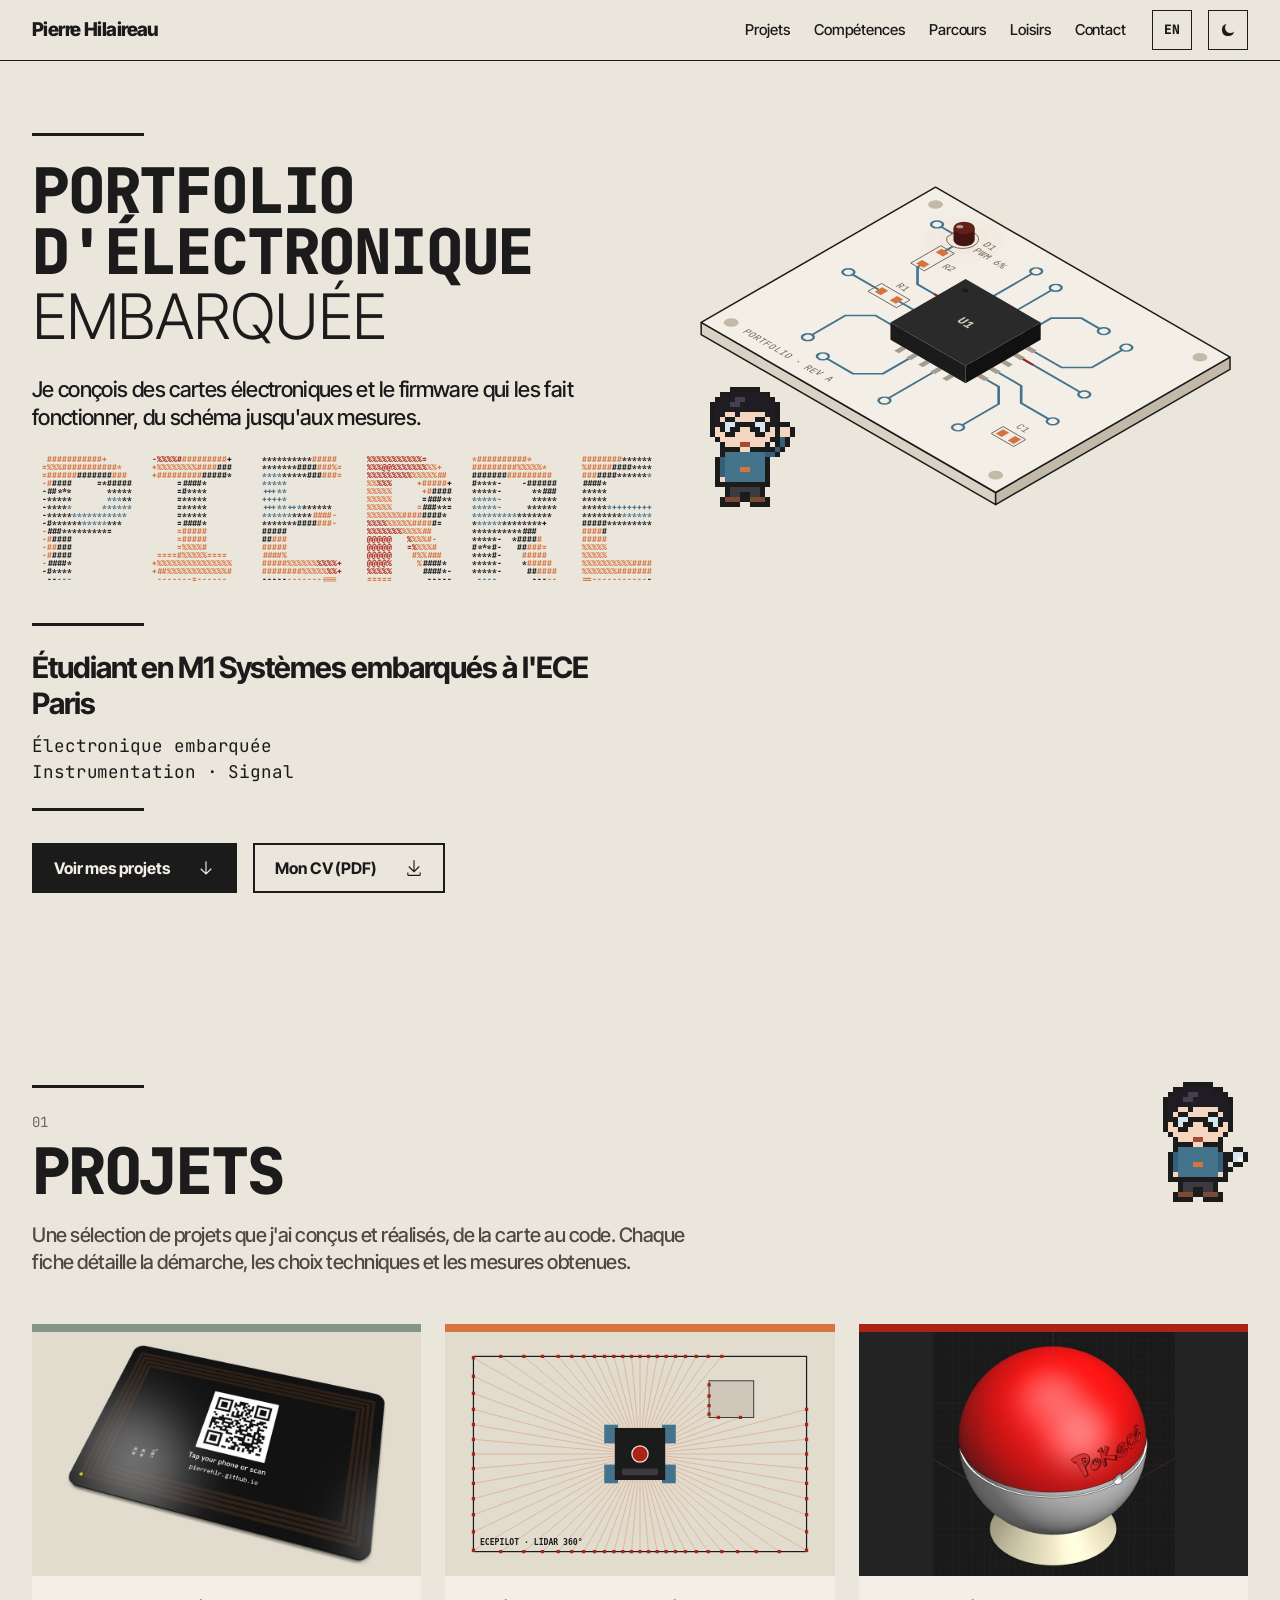
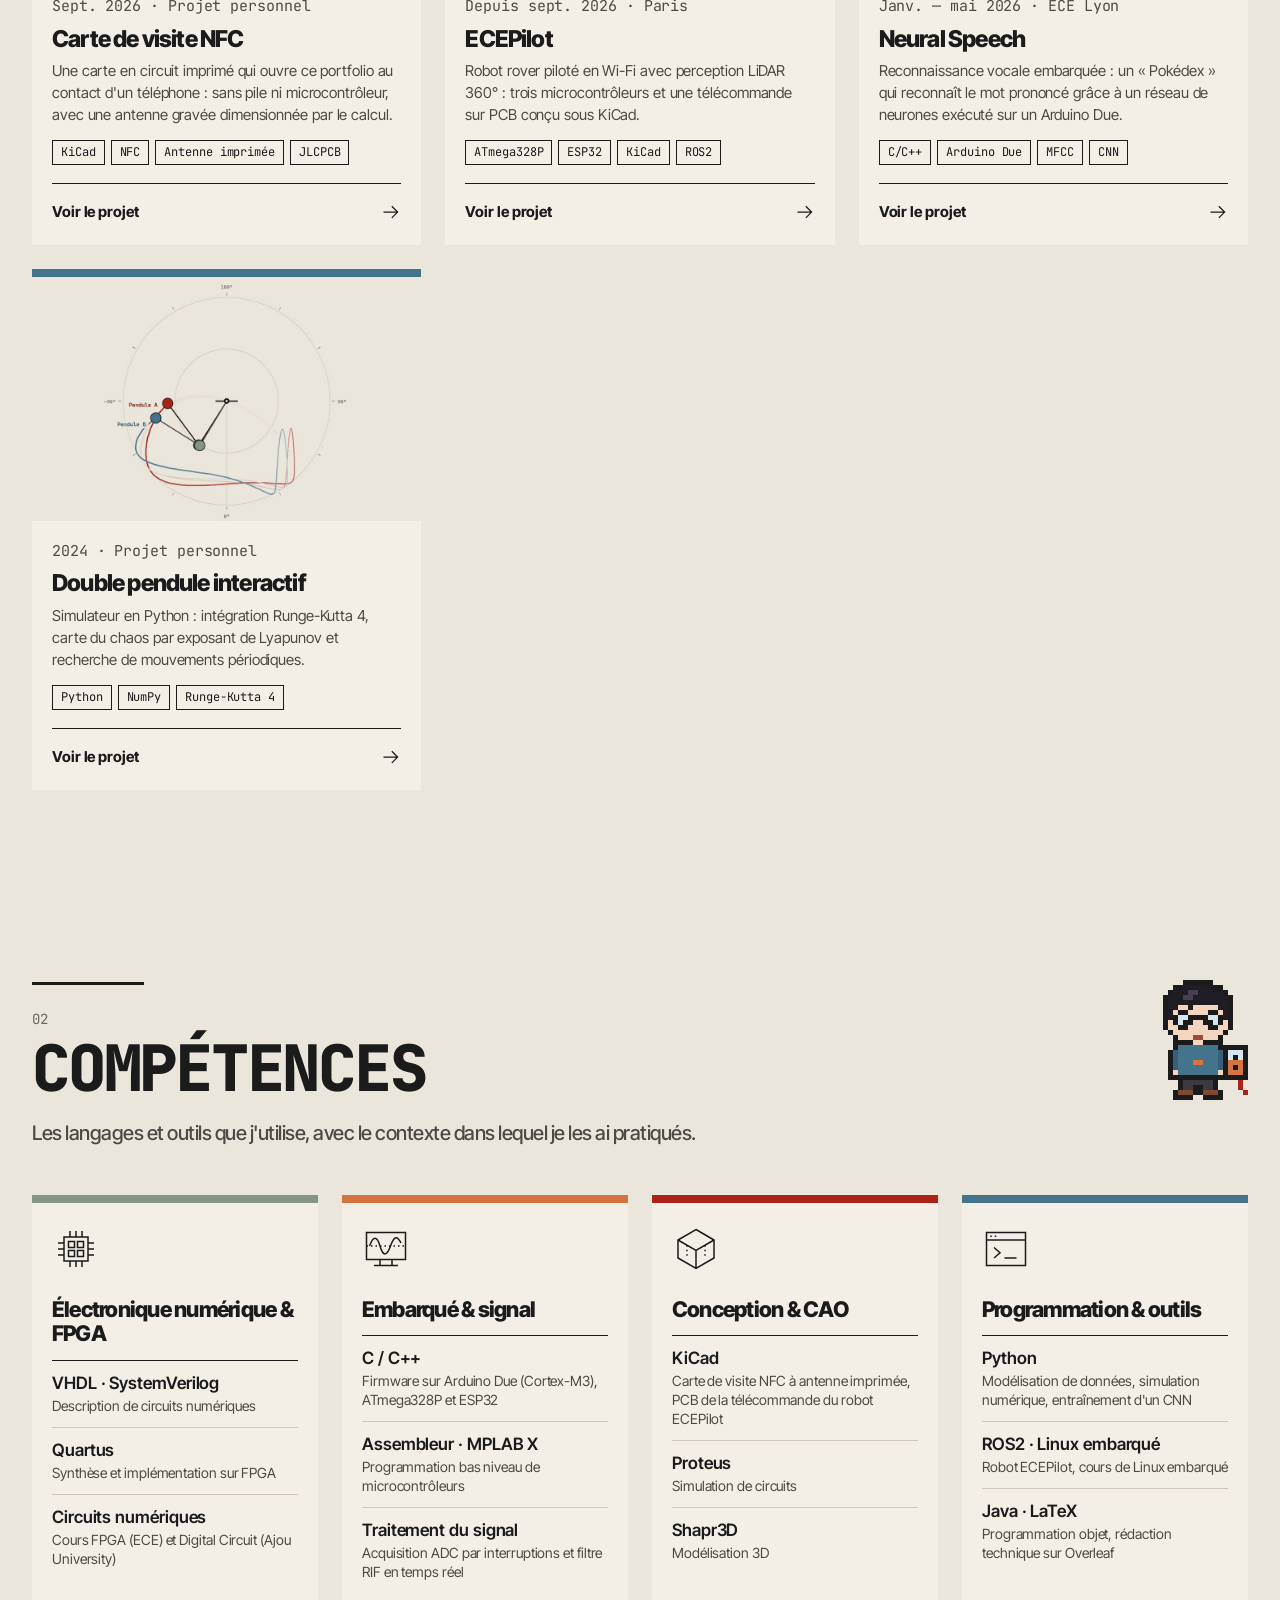
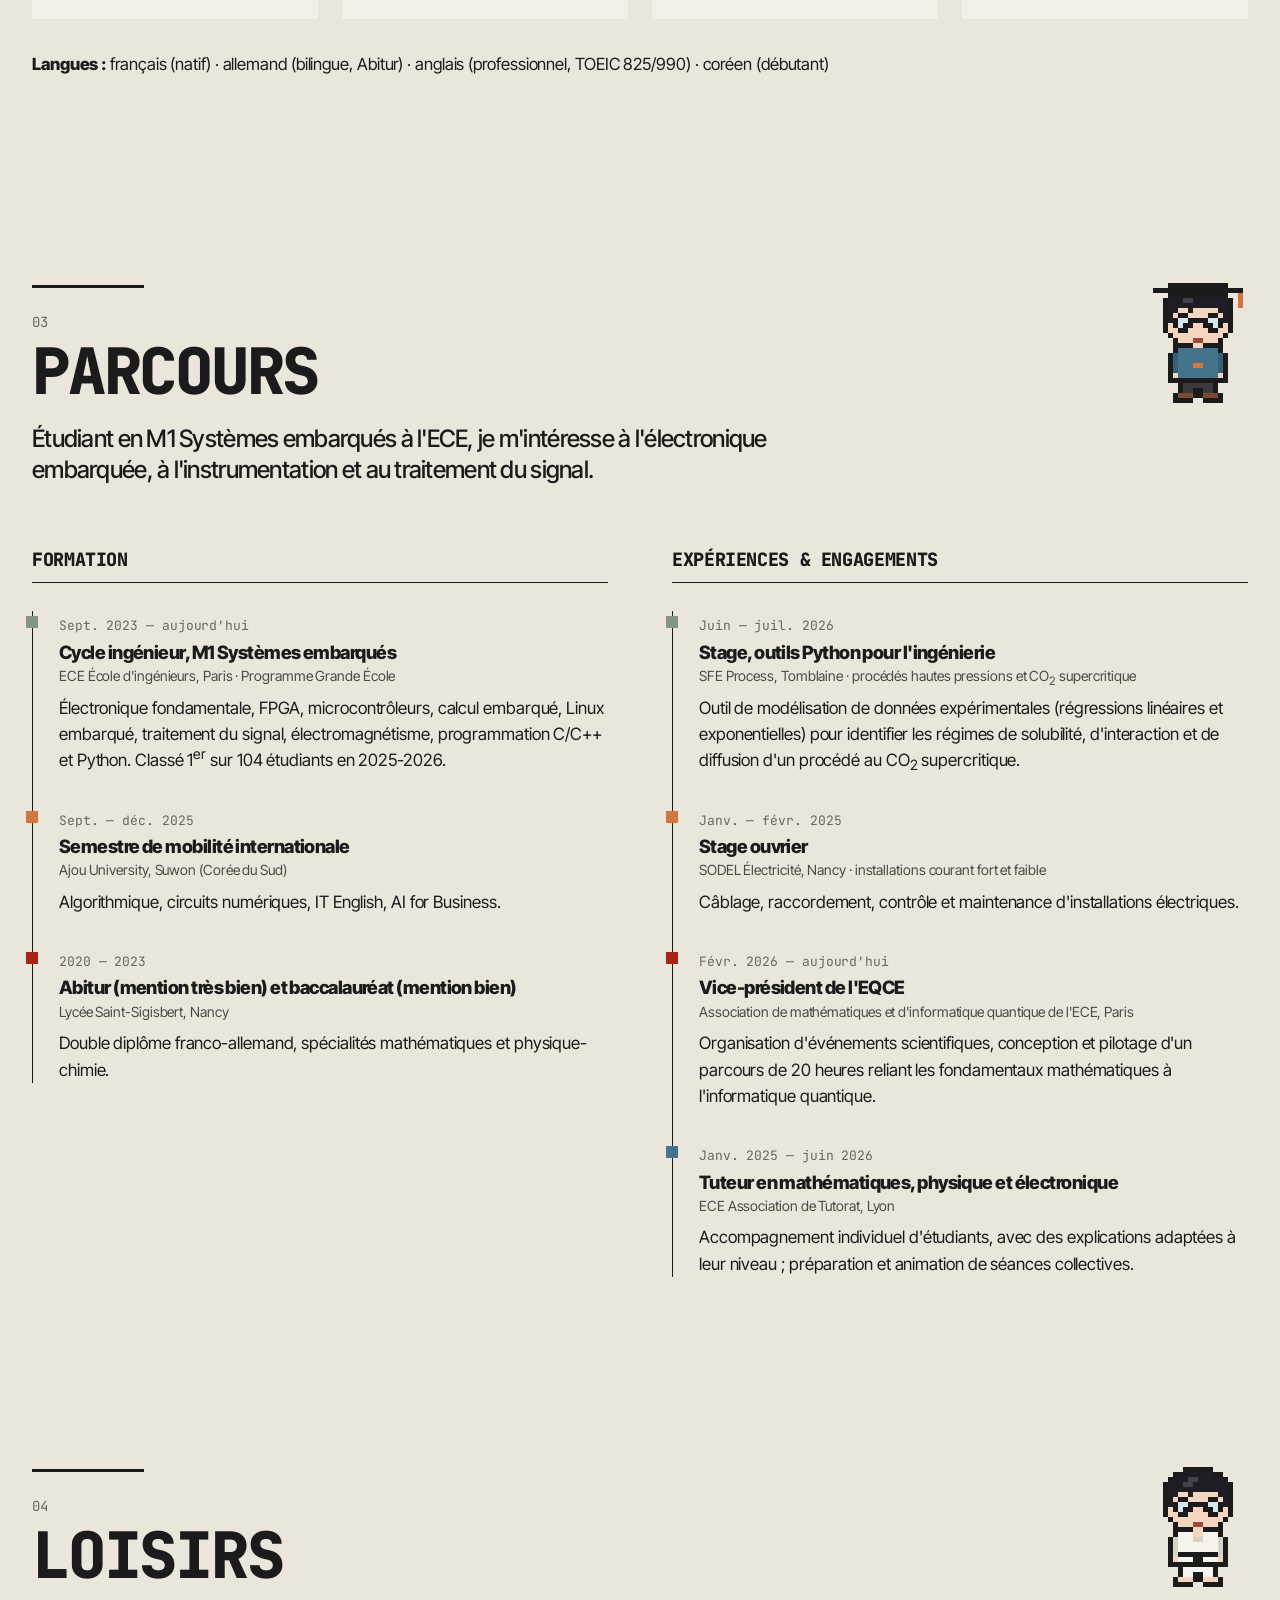
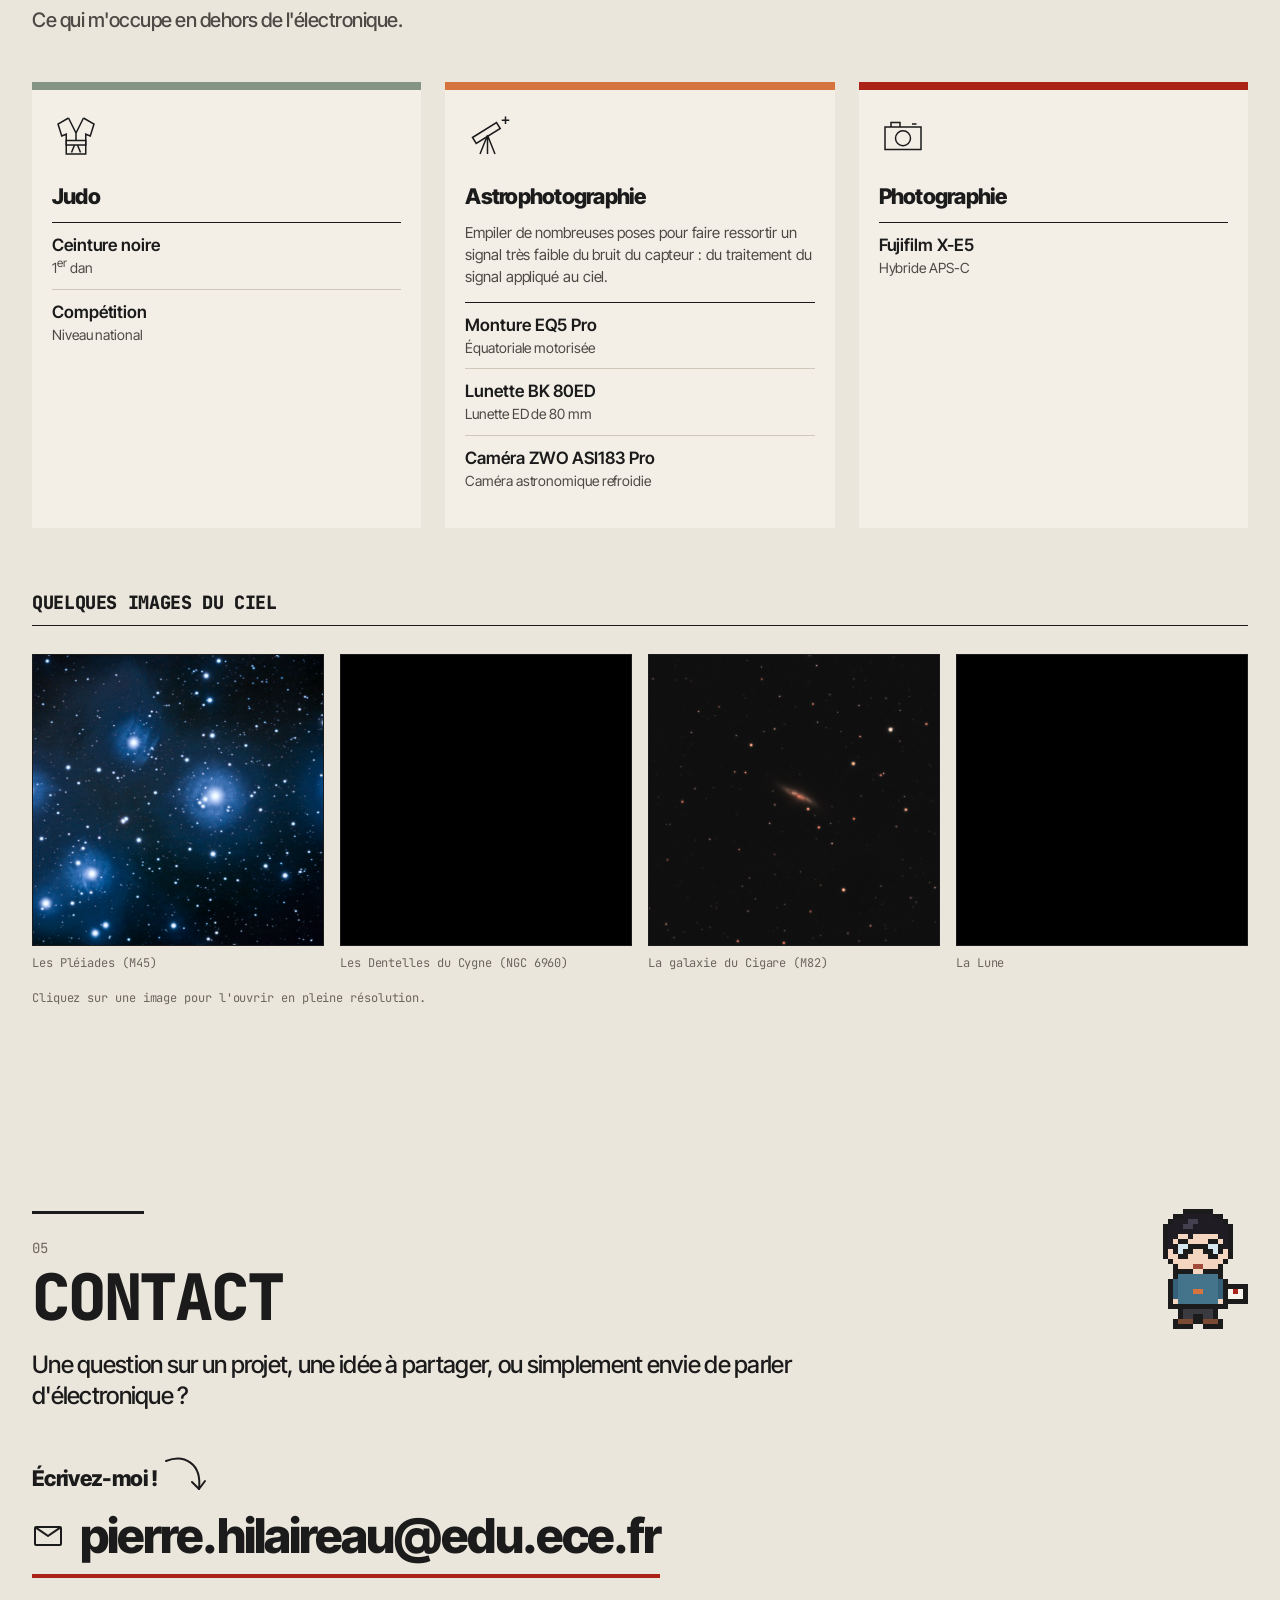
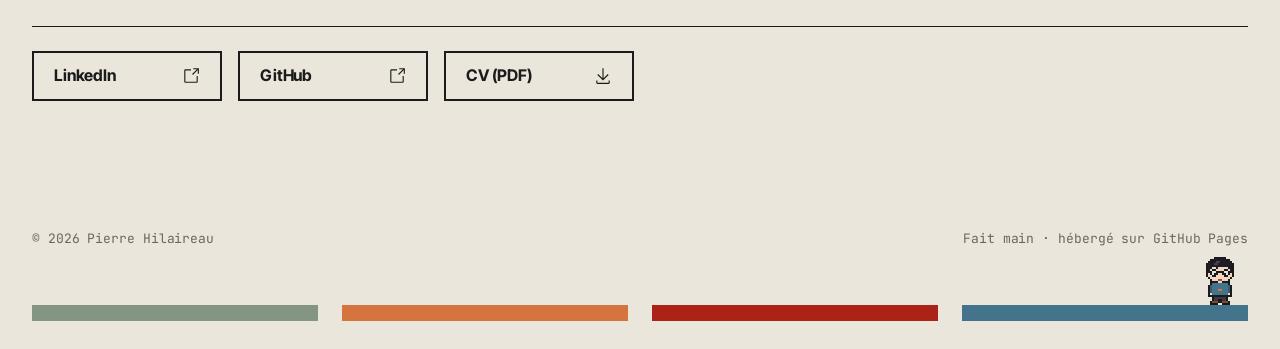
<file: index.html>
<!DOCTYPE html>
<html lang="fr">
<head>
  <meta charset="utf-8">
  <meta name="viewport" content="width=device-width, initial-scale=1">

  <!-- Titre et description : visibles dans Google et les partages LinkedIn -->
  <title>Pierre Hilaireau — Électronique &amp; systèmes embarqués</title>
  <meta name="description" content="Portfolio de Pierre Hilaireau, étudiant ingénieur en systèmes embarqués : conception de cartes électroniques, firmware, traitement du signal et projets réalisés.">
  <meta property="og:title" content="Pierre Hilaireau — Portfolio électronique">
  <meta property="og:description" content="Projets en électronique, systèmes embarqués et traitement du signal.">
  <meta property="og:type" content="website">
  <!-- Image d'aperçu pour les partages (1200×630 px). Décommente quand tu l'as ajoutée :
  <meta property="og:image" content="https://pierrehlr.github.io/assets/img/apercu.jpg"> -->
  <link rel="alternate" hreflang="fr" href="https://pierrehlr.github.io/">
  <link rel="alternate" hreflang="en" href="https://pierrehlr.github.io/en/">


  <link rel="icon" href="assets/img/favicon.svg" type="image/svg+xml">
  <link rel="preconnect" href="https://fonts.googleapis.com">
  <link rel="preconnect" href="https://fonts.gstatic.com" crossorigin>
  <link rel="stylesheet" href="https://fonts.googleapis.com/css2?family=Inter+Tight:wght@300;400;500;600;700;800&family=JetBrains+Mono:wght@400;800&display=swap">
  <link rel="stylesheet" href="css/style.css">

  <script>
    // Applique le thème mémorisé avant l'affichage (évite un flash de couleur)
    try { var t = localStorage.getItem("theme"); if (t) document.documentElement.dataset.theme = t; } catch (e) {}
  </script>
  <script src="js/main.js" defer></script>
</head>

<body>
  <a class="skip-link" href="#contenu">Aller au contenu</a>

  <!-- ===================== MENU ===================== -->
  <header class="nav">
    <div class="container nav-inner">
      <a class="nav-brand" href="#top">Pierre Hilaireau</a>
      <nav class="nav-links" aria-label="Navigation principale">
        <a href="#projets">Projets</a>
        <a href="#competences">Compétences</a>
        <a href="#parcours">Parcours</a>
        <a href="#loisirs">Loisirs</a>
        <a href="#contact">Contact</a>
      </nav>
      <a class="lang-switch" href="en/index.html" hreflang="en" lang="en" title="English version">EN</a>
      <button class="theme-toggle" type="button" aria-label="Basculer entre thème clair et sombre">
        <svg class="icon-moon" viewBox="0 0 32 32" aria-hidden="true"><path d="M13.5 5.1A11 11 0 1 0 26.9 18.5 9 9 0 0 1 13.5 5.1z"/></svg>
        <svg class="icon-sun" viewBox="0 0 32 32" aria-hidden="true"><circle cx="16" cy="16" r="6"/><path d="M15 2h2v5h-2zM15 25h2v5h-2zM2 15h5v2H2zM25 15h5v2h-5z"/><path transform="rotate(45 16 16)" d="M15 2h2v5h-2zM15 25h2v5h-2zM2 15h5v2H2zM25 15h5v2h-5z"/></svg>
      </button>
    </div>
  </header>

  <main id="contenu">

    <!-- ===================== ACCUEIL ===================== -->
    <section class="hero" id="top">
      <div class="container hero-inner">
        <div class="hero-text">
          <span class="rule" aria-hidden="true"></span>
          <h1 class="poster-title">
            <span class="t-heavy">Portfolio</span>
            <span class="t-heavy">d'électronique</span>
            <span class="t-light">embarquée</span>
          </h1>
          <p class="lead">
            Je conçois des cartes électroniques et le firmware qui les fait fonctionner,
            du schéma jusqu'aux mesures.
          </p>

          <!-- Prénom en art ASCII animé (dessiné par js/main.js à partir de data-ascii) -->
          <div class="ascii-name" role="img" aria-label="Pierre" data-ascii="PIERRE">
            <span class="ascii-fallback">Pierre</span>
          </div>

          <span class="rule" aria-hidden="true"></span>
          <p class="hero-date">Étudiant en M1 Systèmes embarqués à l'ECE Paris</p>
          <p class="hero-info">Électronique embarquée<br>Instrumentation · Signal</p>
          <span class="rule" aria-hidden="true"></span>

          <div class="hero-actions">
            <a class="btn btn-primary" href="#projets">Voir mes projets
              <svg class="icon" viewBox="0 0 32 32" aria-hidden="true"><path d="M24.6 16.6 17 24.2V4h-2v20.2l-7.6-7.6L6 18l10 10 10-10z"/></svg>
            </a>
            <!-- Dépose ton CV dans assets/cv/ sous le nom CV.pdf -->
            <a class="btn" href="assets/cv/CV.pdf" target="_blank" rel="noopener">Mon CV (PDF)
              <svg class="icon" viewBox="0 0 32 32" aria-hidden="true"><path d="M26 24v4H6v-4H4v4a2 2 0 0 0 2 2h20a2 2 0 0 0 2-2v-4zM26 14l-1.4-1.4-7.6 7.6V2h-2v18.2l-7.6-7.6L6 14l10 10z"/></svg>
            </a>
          </div>
        </div>

        <!--
          Illustration : un circuit imprimé en vue isométrique.
          Le dessus de la carte est dessiné « à plat » (coordonnées 0-400 × 0-320),
          puis projeté en isométrique par la matrice du groupe <g transform="matrix(…)">.
          La LED D1 s'allume quand la souris approche (voir js/main.js).
        -->
        <div class="hero-visual" aria-hidden="true">
          <svg viewBox="0 0 650 430" data-led>
            <!-- Tranches de la carte (épaisseur) -->
            <polygon class="iso-left iso-edge" points="19.8,200 359.3,396 359.3,410 19.8,214"/>
            <polygon class="iso-right iso-edge" points="359.3,396 629.5,240 629.5,254 359.3,410"/>

            <!-- Dessus de la carte, projeté en isométrique -->
            <g transform="matrix(0.866 0.5 -0.866 0.5 290 40)">
              <rect class="iso-top iso-edge" x="4" y="4" width="392" height="312"/>
              <circle class="iso-hole" cx="24" cy="24" r="7"/>
              <circle class="iso-hole" cx="376" cy="24" r="7"/>
              <circle class="iso-hole" cx="24" cy="296" r="7"/>
              <circle class="iso-hole" cx="376" cy="296" r="7"/>

              <!-- Lumière de la LED sur la carte (opacité réglée par --lum) -->
              <circle class="d1-ring d1-ring-3" cx="84" cy="46" r="56"/>
              <circle class="d1-ring d1-ring-2" cx="84" cy="46" r="38"/>
              <circle class="d1-ring d1-ring-1" cx="84" cy="46" r="23"/>

              <g class="pcb-trace">
                <path d="M140 128 H104 L84 108 V101"/>
                <path d="M84 75 V61"/>
                <path d="M69 46 H48"/>
                <path d="M140 160 H108"/>
                <path d="M88 160 H44"/>
                <path d="M140 192 H112 L92 212 V262"/>
                <path d="M260 128 H296 L316 108 V62"/>
                <path d="M260 144 H342"/>
                <path d="M260 176 H290 L310 196 H352"/>
                <path d="M260 192 H276 L296 212 V266"/>
                <path d="M168 100 V34"/>
                <path d="M200 100 V40"/>
                <path d="M232 100 V78 L252 58 H282"/>
                <path d="M184 220 V254 L164 274 H124"/>
                <path d="M216 220 V284"/>
              </g>

              <path class="pcb-signal" d="M140 128 H104 L84 108 V101"/>
              <path class="pcb-signal" d="M260 144 H342" style="animation-delay: -1.6s"/>

              <g class="pcb-via">
                <circle cx="48" cy="46" r="5.5"/>
                <circle cx="44" cy="160" r="5.5"/>
                <circle cx="92" cy="262" r="5.5"/>
                <circle cx="316" cy="62" r="5.5"/>
                <circle cx="342" cy="144" r="5.5"/>
                <circle cx="352" cy="196" r="5.5"/>
                <circle cx="296" cy="266" r="5.5"/>
                <circle cx="168" cy="34" r="5.5"/>
                <circle cx="200" cy="40" r="5.5"/>
                <circle cx="282" cy="58" r="5.5"/>
                <circle cx="124" cy="274" r="5.5"/>
                <circle cx="216" cy="284" r="5.5"/>
              </g>

              <!-- R1 -->
              <rect class="pcb-outline" x="79" y="151" width="38" height="18"/>
              <rect class="pcb-pad" x="84" y="155" width="8" height="10"/>
              <rect class="pcb-pad" x="104" y="155" width="8" height="10"/>
              <text class="pcb-silk" x="98" y="145" text-anchor="middle">R1</text>

              <!-- R2 : résistance série de la LED -->
              <rect class="pcb-outline" x="75" y="68" width="18" height="40"/>
              <rect class="pcb-pad" x="79" y="71" width="10" height="8"/>
              <rect class="pcb-pad" x="79" y="97" width="10" height="8"/>
              <text class="pcb-silk" x="99" y="92">R2</text>

              <!-- Empreinte de la LED D1 (méplat côté cathode) -->
              <path class="pcb-outline" d="M69 38.5 A15 15 0 1 1 69 53.5 Z"/>

              <!-- C1 -->
              <rect class="pcb-outline" x="325" y="235" width="30" height="16"/>
              <rect class="pcb-pad" x="328" y="238" width="8" height="10"/>
              <rect class="pcb-pad" x="344" y="238" width="8" height="10"/>
              <text class="pcb-silk" x="340" y="228" text-anchor="middle">C1</text>

              <!-- Broches de U1 -->
              <g class="pcb-pin">
                <rect x="140" y="125" width="10" height="6"/><rect x="140" y="141" width="10" height="6"/><rect x="140" y="157" width="10" height="6"/><rect x="140" y="173" width="10" height="6"/><rect x="140" y="189" width="10" height="6"/>
                <rect x="250" y="125" width="10" height="6"/><rect x="250" y="141" width="10" height="6"/><rect x="250" y="157" width="10" height="6"/><rect x="250" y="173" width="10" height="6"/><rect x="250" y="189" width="10" height="6"/>
                <rect x="165" y="100" width="6" height="10"/><rect x="181" y="100" width="6" height="10"/><rect x="197" y="100" width="6" height="10"/><rect x="213" y="100" width="6" height="10"/><rect x="229" y="100" width="6" height="10"/>
                <rect x="165" y="210" width="6" height="10"/><rect x="181" y="210" width="6" height="10"/><rect x="197" y="210" width="6" height="10"/><rect x="213" y="210" width="6" height="10"/><rect x="229" y="210" width="6" height="10"/>
              </g>

              <!-- Repère de D1 et sa valeur PWM (mise à jour par js/main.js) -->
              <text class="pcb-silk" x="102" y="40">D1</text>
              <text class="pcb-silk" x="102" y="54">PWM <tspan data-pwm>6%</tspan></text>

              <text class="pcb-silk" x="42" y="300">PORTFOLIO · REV A</text>
            </g>

            <!-- U1 : le microcontrôleur, en relief -->
            <polygon class="chip-left" points="238,200 324.6,250 324.6,270 238,220"/>
            <polygon class="chip-right" points="324.6,250 411.2,200 411.2,220 324.6,270"/>
            <g transform="matrix(0.866 0.5 -0.866 0.5 290 20)">
              <rect class="chip-top" x="150" y="110" width="100" height="100"/>
              <circle class="chip-dot" cx="163" cy="123" r="3"/>
              <text class="chip-text" x="200" y="165" text-anchor="middle">U1</text>
            </g>

            <!-- D1 : LED dont la luminosité suit la souris (voir js/main.js) -->
            <g class="d1-off">
              <path class="d1-side" d="M310.7 91 V105 A12.2 7.1 0 0 0 335.1 105 V91 Z"/>
              <ellipse class="d1-top d1-eteinte" cx="322.9" cy="91" rx="12.2" ry="7.1"/>
            </g>
            <g class="d1-on">
              <path class="d1-side" d="M310.7 91 V105 A12.2 7.1 0 0 0 335.1 105 V91 Z"/>
              <ellipse class="d1-top" cx="322.9" cy="91" rx="12.2" ry="7.1"/>
            </g>
            <ellipse class="d1-reflet" cx="318" cy="89.5" rx="4" ry="1.8"/>

          </svg>
          <span class="pixel pixel-hero" data-pose="salut" aria-hidden="true"></span>
        </div>
      </div>
    </section>

    <!-- ===================== PROJETS ===================== -->
    <section class="section" id="projets">
      <div class="container">
        <div class="section-head">
          <span class="section-num">01</span>
          <h2>Projets</h2>
          <span class="pixel" data-pose="loupe" aria-hidden="true"></span>
        </div>
        <p class="section-intro">
          Une sélection de projets que j'ai conçus et réalisés, de la carte au code.
          Chaque fiche détaille la démarche, les choix techniques et les mesures obtenues.
        </p>

        <!--
          POUR AJOUTER UN PROJET : copie un bloc <a class="card"> … </a> ci-dessous,
          change le lien (href), l'image, le titre, la description et les tags.
          Mets ton meilleur projet en premier.
        -->
        <div class="cards">

          <a class="card" href="projets/carte-nfc.html">
            <div class="card-img">
              <img src="assets/img/projets/carte-nfc/vignette.jpg" width="960" height="600" loading="lazy"
                   alt="Rendu 3D de la carte de visite NFC : PCB noir avec antenne en bordure et QR code">
            </div>
            <div class="card-body">
              <p class="card-meta">Sept. 2026 · Projet personnel</p>
              <h3>Carte de visite NFC</h3>
              <p>Une carte en circuit imprimé qui ouvre ce portfolio au contact d'un téléphone : sans pile ni microcontrôleur, avec une antenne gravée dimensionnée par le calcul.</p>
              <ul class="tags"><li>KiCad</li><li>NFC</li><li>Antenne imprimée</li><li>JLCPCB</li></ul>
              <span class="card-more">Voir le projet <svg class="icon" viewBox="0 0 32 32" aria-hidden="true"><path d="M18 6l-1.4 1.4 7.6 7.6H4v2h20.2l-7.6 7.6L18 26l10-10z"/></svg></span>
            </div>
          </a>

          <a class="card" href="projets/ecepilot.html">
            <div class="card-img">
              <img src="assets/img/projets/ecepilot/illustration.svg" width="960" height="600" loading="lazy"
                   alt="Illustration du rover ECEPilot vu de dessus, avec les rayons de son LiDAR">
            </div>
            <div class="card-body">
              <p class="card-meta">Depuis sept. 2026 · Paris</p>
              <h3>ECEPilot</h3>
              <p>Robot rover piloté en Wi-Fi avec perception LiDAR 360° : trois microcontrôleurs et une télécommande sur PCB conçu sous KiCad.</p>
              <ul class="tags"><li>ATmega328P</li><li>ESP32</li><li>KiCad</li><li>ROS2</li></ul>
              <span class="card-more">Voir le projet <svg class="icon" viewBox="0 0 32 32" aria-hidden="true"><path d="M18 6l-1.4 1.4 7.6 7.6H4v2h20.2l-7.6 7.6L18 26l10-10z"/></svg></span>
            </div>
          </a>

          <a class="card" href="projets/neural-speech.html">
            <div class="card-img">
              <img src="assets/img/projets/neural-speech/vignette.jpg" width="960" height="600" loading="lazy"
                   alt="Rendu 3D du boîtier Pokéball gravé PokECE">
            </div>
            <div class="card-body">
              <p class="card-meta">Janv. — mai 2026 · ECE Lyon</p>
              <h3>Neural Speech</h3>
              <p>Reconnaissance vocale embarquée : un « Pokédex » qui reconnaît le mot prononcé grâce à un réseau de neurones exécuté sur un Arduino Due.</p>
              <ul class="tags"><li>C/C++</li><li>Arduino Due</li><li>MFCC</li><li>CNN</li></ul>
              <span class="card-more">Voir le projet <svg class="icon" viewBox="0 0 32 32" aria-hidden="true"><path d="M18 6l-1.4 1.4 7.6 7.6H4v2h20.2l-7.6 7.6L18 26l10-10z"/></svg></span>
            </div>
          </a>

          <a class="card" href="projets/double-pendule.html">
            <div class="card-img">
              <img src="assets/img/projets/double-pendule/vignette.jpg" width="960" height="600" loading="lazy"
                   alt="Deux doubles pendules partis presque du même point, dont les trajectoires divergent">
            </div>
            <div class="card-body">
              <p class="card-meta">2024 · Projet personnel</p>
              <h3>Double pendule interactif</h3>
              <p>Simulateur en Python : intégration Runge-Kutta 4, carte du chaos par exposant de Lyapunov et recherche de mouvements périodiques.</p>
              <ul class="tags"><li>Python</li><li>NumPy</li><li>Runge-Kutta 4</li></ul>
              <span class="card-more">Voir le projet <svg class="icon" viewBox="0 0 32 32" aria-hidden="true"><path d="M18 6l-1.4 1.4 7.6 7.6H4v2h20.2l-7.6 7.6L18 26l10-10z"/></svg></span>
            </div>
          </a>

        </div>
      </div>
    </section>

    <!-- ===================== COMPÉTENCES ===================== -->
    <!-- Sous chaque outil : CE QUE tu en as fait (plus parlant qu'un niveau) -->
    <section class="section" id="competences">
      <div class="container">
        <div class="section-head">
          <span class="section-num">02</span>
          <h2>Compétences</h2>
          <span class="pixel" data-pose="multimetre" aria-hidden="true"></span>
        </div>
        <p class="section-intro">Les langages et outils que j'utilise, avec le contexte dans lequel je les ai pratiqués.</p>

        <div class="skills">
          <div class="skill-group">
            <svg class="pictogram" viewBox="0 0 32 32" aria-hidden="true"><rect x="8" y="8" width="16" height="16"/><path d="M12 8V4M16 8V4M20 8V4M12 28v-4M16 28v-4M20 28v-4M8 12H4M8 16H4M8 20H4M28 12h-4M28 16h-4M28 20h-4"/><rect x="11" y="11" width="4" height="4"/><rect x="17" y="11" width="4" height="4"/><rect x="11" y="17" width="4" height="4"/><rect x="17" y="17" width="4" height="4"/></svg>
            <h3>Électronique numérique &amp; FPGA</h3>
            <ul>
              <li>VHDL · SystemVerilog<span>Description de circuits numériques</span></li>
              <li>Quartus<span>Synthèse et implémentation sur FPGA</span></li>
              <li>Circuits numériques<span>Cours FPGA (ECE) et Digital Circuit (Ajou University)</span></li>
            </ul>
          </div>
          <div class="skill-group">
            <svg class="pictogram" viewBox="0 0 32 32" aria-hidden="true"><rect x="3" y="5" width="26" height="18"/><path d="M3 14h26" stroke-dasharray="1 2"/><path d="M5 14c2.5-7 5-7 7 0s4.5 7 7 0 4.5-7 7-2"/><path d="M12 23v4M20 23v4M8 27h16"/></svg>
            <h3>Embarqué &amp; signal</h3>
            <ul>
              <li>C / C++<span>Firmware sur Arduino Due (Cortex-M3), ATmega328P et ESP32</span></li>
              <li>Assembleur · MPLAB X<span>Programmation bas niveau de microcontrôleurs</span></li>
              <li>Traitement du signal<span>Acquisition ADC par interruptions et filtre RIF en temps réel</span></li>
            </ul>
          </div>
          <div class="skill-group">
            <svg class="pictogram" viewBox="0 0 32 32" aria-hidden="true"><path d="M16 3l12 7v12l-12 7-12-7V10z"/><path d="M4 10l12 7 12-7M16 17v12"/><path d="M10 13.5v7M22 13.5v7" stroke-dasharray="1 2"/></svg>
            <h3>Conception &amp; CAO</h3>
            <ul>
              <li>KiCad<span>Carte de visite NFC à antenne imprimée, PCB de la télécommande du robot ECEPilot</span></li>
              <li>Proteus<span>Simulation de circuits</span></li>
              <li>Shapr3D<span>Modélisation 3D</span></li>
            </ul>
          </div>
          <div class="skill-group">
            <svg class="pictogram" viewBox="0 0 32 32" aria-hidden="true"><rect x="3" y="5" width="26" height="22"/><path d="M3 10h26"/><path d="M5.5 7.5h1M8.5 7.5h1"/><path d="M8 15l4 3.5L8 22M15 22h8"/></svg>
            <h3>Programmation &amp; outils</h3>
            <ul>
              <li>Python<span>Modélisation de données, simulation numérique, entraînement d'un CNN</span></li>
              <li>ROS2 · Linux embarqué<span>Robot ECEPilot, cours de Linux embarqué</span></li>
              <li>Java · LaTeX<span>Programmation objet, rédaction technique sur Overleaf</span></li>
            </ul>
          </div>
        </div>

        <p class="languages">
          <strong>Langues :</strong> français (natif) · allemand (bilingue, Abitur) ·
          anglais (professionnel, TOEIC 825/990) · coréen (débutant)
        </p>
      </div>
    </section>

    <!-- ===================== PARCOURS ===================== -->
    <section class="section" id="parcours">
      <div class="container">
        <div class="section-head">
          <span class="section-num">03</span>
          <h2>Parcours</h2>
          <span class="pixel" data-pose="diplome" aria-hidden="true"></span>
        </div>

        <!-- À MODIFIER si tu veux : ajoute une phrase sur ce qui t'attire dans l'électronique -->
        <p class="about">
          Étudiant en M1 Systèmes embarqués à l'ECE, je m'intéresse à l'électronique embarquée,
          à l'instrumentation et au traitement du signal.
        </p>

        <div class="timeline-cols">
          <div>
            <h3 class="col-title">Formation</h3>
            <ol class="timeline">
              <li>
                <span class="timeline-date">Sept. 2023 — aujourd'hui</span>
                <h4>Cycle ingénieur, M1 Systèmes embarqués</h4>
                <p class="timeline-place">ECE École d'ingénieurs, Paris · Programme Grande École</p>
                <p>Électronique fondamentale, FPGA, microcontrôleurs, calcul embarqué, Linux embarqué,
                  traitement du signal, électromagnétisme, programmation C/C++ et Python.
                  Classé 1<sup>er</sup> sur 104 étudiants en 2025-2026.</p>
              </li>
              <li>
                <span class="timeline-date">Sept. — déc. 2025</span>
                <h4>Semestre de mobilité internationale</h4>
                <p class="timeline-place">Ajou University, Suwon (Corée du Sud)</p>
                <p>Algorithmique, circuits numériques, IT English, AI for Business.</p>
              </li>
              <li>
                <span class="timeline-date">2020 — 2023</span>
                <h4>Abitur (mention très bien) et baccalauréat (mention bien)</h4>
                <p class="timeline-place">Lycée Saint-Sigisbert, Nancy</p>
                <p>Double diplôme franco-allemand, spécialités mathématiques et physique-chimie.</p>
              </li>
            </ol>
          </div>
          <div>
            <h3 class="col-title">Expériences &amp; engagements</h3>
            <ol class="timeline">
              <li>
                <span class="timeline-date">Juin — juil. 2026</span>
                <h4>Stage, outils Python pour l'ingénierie</h4>
                <p class="timeline-place">SFE Process, Tomblaine · procédés hautes pressions et CO<sub>2</sub> supercritique</p>
                <p>Outil de modélisation de données expérimentales (régressions linéaires et exponentielles)
                  pour identifier les régimes de solubilité, d'interaction et de diffusion d'un procédé
                  au CO<sub>2</sub> supercritique.</p>
              </li>
              <li>
                <span class="timeline-date">Janv. — févr. 2025</span>
                <h4>Stage ouvrier</h4>
                <p class="timeline-place">SODEL Électricité, Nancy · installations courant fort et faible</p>
                <p>Câblage, raccordement, contrôle et maintenance d'installations électriques.</p>
              </li>
              <li>
                <span class="timeline-date">Févr. 2026 — aujourd'hui</span>
                <h4>Vice-président de l'EQCE</h4>
                <p class="timeline-place">Association de mathématiques et d'informatique quantique de l'ECE, Paris</p>
                <p>Organisation d'événements scientifiques, conception et pilotage d'un parcours de 20 heures
                  reliant les fondamentaux mathématiques à l'informatique quantique.</p>
              </li>
              <li>
                <span class="timeline-date">Janv. 2025 — juin 2026</span>
                <h4>Tuteur en mathématiques, physique et électronique</h4>
                <p class="timeline-place">ECE Association de Tutorat, Lyon</p>
                <p>Accompagnement individuel d'étudiants, avec des explications adaptées à leur niveau ;
                  préparation et animation de séances collectives.</p>
              </li>
            </ol>
          </div>
        </div>
      </div>
    </section>

    <!-- ===================== LOISIRS ===================== -->
    <section class="section" id="loisirs">
      <div class="container">
        <div class="section-head">
          <span class="section-num">04</span>
          <h2>Loisirs</h2>
          <span class="pixel" data-pose="judo" aria-hidden="true"></span>
        </div>
        <p class="section-intro">Ce qui m'occupe en dehors de l'électronique.</p>

        <div class="skills">
          <div class="skill-group">
            <svg class="pictogram" viewBox="0 0 32 32" aria-hidden="true"><path d="M11 4L4 8l2.5 8 3-1.2V28h13V14.8l3 1.2L28 8l-7-4"/><path d="M11 4l5 10 5-10M16 14v5"/><path d="M9.5 19h13v3h-13z"/><path d="M15 22l-2 5M17 22l2 5"/></svg>
            <h3>Judo</h3>
            <ul>
              <li>Ceinture noire<span>1<sup>er</sup> dan</span></li>
              <li>Compétition<span>Niveau national</span></li>
            </ul>
          </div>
          <div class="skill-group">
            <svg class="pictogram" viewBox="0 0 32 32" aria-hidden="true"><path d="M5 17L21 7l2.5 4L7.5 21z"/><path d="M15 15.5L10 28M15 15.5L20 28M15 15.5V28"/><path d="M27 3v5M24.5 5.5h5"/></svg>
            <h3>Astrophotographie</h3>
            <p class="hobby-text">
              Empiler de nombreuses poses pour faire ressortir un signal très faible du bruit du capteur :
              du traitement du signal appliqué au ciel.
            </p>
            <ul>
              <li>Monture EQ5 Pro<span>Équatoriale motorisée</span></li>
              <li>Lunette BK 80ED<span>Lunette ED de 80 mm</span></li>
              <li>Caméra ZWO ASI183 Pro<span>Caméra astronomique refroidie</span></li>
            </ul>
          </div>
          <div class="skill-group">
            <svg class="pictogram" viewBox="0 0 32 32" aria-hidden="true"><rect x="4" y="10" width="24" height="15"/><circle cx="16" cy="17.5" r="5"/><path d="M8 10V7h6v3M22 8h3"/></svg>
            <h3>Photographie</h3>
            <ul>
              <li>Fujifilm X-E5<span>Hybride APS-C</span></li>
            </ul>
          </div>
        </div>

        <!-- Images non recompressées : un clic ouvre l'original en pleine résolution -->
        <h3 class="col-title sky-title">Quelques images du ciel</h3>
        <div class="sky-gallery">
          <figure>
            <a href="assets/img/loisirs/astro-pleiades.jpg" target="_blank" rel="noopener">
              <img src="assets/img/loisirs/astro-pleiades.jpg" width="5320" height="3465" loading="lazy" decoding="async"
                   alt="L'amas des Pléiades : des étoiles bleues entourées de leur nébuleuse de réflexion">
            </a>
            <figcaption>Les Pléiades (M45)</figcaption>
          </figure>
          <figure>
            <a href="assets/img/loisirs/astro-cygne.jpg" target="_blank" rel="noopener">
              <img src="assets/img/loisirs/astro-cygne.jpg" width="3552" height="5374" loading="lazy" decoding="async"
                   alt="Les Dentelles du Cygne : un filament de gaz vert et rouge qui traverse un champ d'étoiles">
            </a>
            <figcaption>Les Dentelles du Cygne (NGC 6960)</figcaption>
          </figure>
          <figure>
            <a href="assets/img/loisirs/astro-m82.jpg" target="_blank" rel="noopener">
              <img src="assets/img/loisirs/astro-m82.jpg" width="4875" height="2769" loading="lazy" decoding="async"
                   alt="La galaxie du Cigare, allongée et au cœur rougeâtre, au milieu d'un champ d'étoiles">
            </a>
            <figcaption>La galaxie du Cigare (M82)</figcaption>
          </figure>
          <figure>
            <a href="assets/img/loisirs/astro-lune.jpg" target="_blank" rel="noopener">
              <img src="assets/img/loisirs/astro-lune.jpg" width="1440" height="1800" loading="lazy" decoding="async"
                   alt="La Lune gibbeuse en noir et blanc, avec ses cratères le long du terminateur">
            </a>
            <figcaption>La Lune</figcaption>
          </figure>
        </div>
        <p class="sky-note">Cliquez sur une image pour l'ouvrir en pleine résolution.</p>
      </div>
    </section>

    <!-- ===================== CONTACT ===================== -->
    <section class="section" id="contact">
      <div class="container">
        <div class="section-head">
          <span class="section-num">05</span>
          <h2>Contact</h2>
          <span class="pixel" data-pose="lettre" aria-hidden="true"></span>
        </div>
        <p class="contact-text">
          Une question sur un projet, une idée à partager,
          ou simplement envie de parler d'électronique ?
        </p>
        <p class="write-me">Écrivez-moi !
          <svg viewBox="0 0 72 44" aria-hidden="true"><path d="M4 10C22 3 40 12 37 38"/><path d="M30 31l7 7 6-8"/></svg>
        </p>
        <a class="contact-email" href="mailto:pierre.hilaireau@edu.ece.fr">
          <svg class="icon" viewBox="0 0 32 32" aria-hidden="true"><path d="M28 6H4a2 2 0 0 0-2 2v16a2 2 0 0 0 2 2h24a2 2 0 0 0 2-2V8a2 2 0 0 0-2-2zm-2.2 2L16 14.8 6.2 8zM4 24V8.9l11.4 7.9a1 1 0 0 0 1.2 0L28 8.9V24z"/></svg>
          pierre.hilaireau@edu.ece.fr
        </a>

        <ul class="contact-links">
          <li><a class="btn" href="https://www.linkedin.com/in/pierre-hilaireau/" target="_blank" rel="noopener">LinkedIn
            <svg class="icon" viewBox="0 0 32 32" aria-hidden="true"><path d="M26 28H6a2 2 0 0 1-2-2V6a2 2 0 0 1 2-2h10v2H6v20h20V16h2v10a2 2 0 0 1-2 2z"/><path d="M20 2v2h6.6L18 12.6l1.4 1.4L28 5.4V12h2V2z"/></svg>
          </a></li>
          <li><a class="btn" href="https://github.com/PierreHlr" target="_blank" rel="noopener">GitHub
            <svg class="icon" viewBox="0 0 32 32" aria-hidden="true"><path d="M26 28H6a2 2 0 0 1-2-2V6a2 2 0 0 1 2-2h10v2H6v20h20V16h2v10a2 2 0 0 1-2 2z"/><path d="M20 2v2h6.6L18 12.6l1.4 1.4L28 5.4V12h2V2z"/></svg>
          </a></li>
          <li><a class="btn" href="assets/cv/CV.pdf" target="_blank" rel="noopener">CV (PDF)
            <svg class="icon" viewBox="0 0 32 32" aria-hidden="true"><path d="M26 24v4H6v-4H4v4a2 2 0 0 0 2 2h20a2 2 0 0 0 2-2v-4zM26 14l-1.4-1.4-7.6 7.6V2h-2v18.2l-7.6-7.6L6 14l10 10z"/></svg>
          </a></li>
        </ul>
      </div>
    </section>

  </main>

  <footer class="footer">
    <span class="pixel pixel-xs pixel-footer" data-pose="repos" aria-hidden="true"></span>
    <div class="container footer-inner">
      <span>© <span data-annee>2026</span> Pierre Hilaireau</span>
      <span>Fait main · hébergé sur GitHub Pages</span>
    </div>
  </footer>
</body>
</html>
</file>
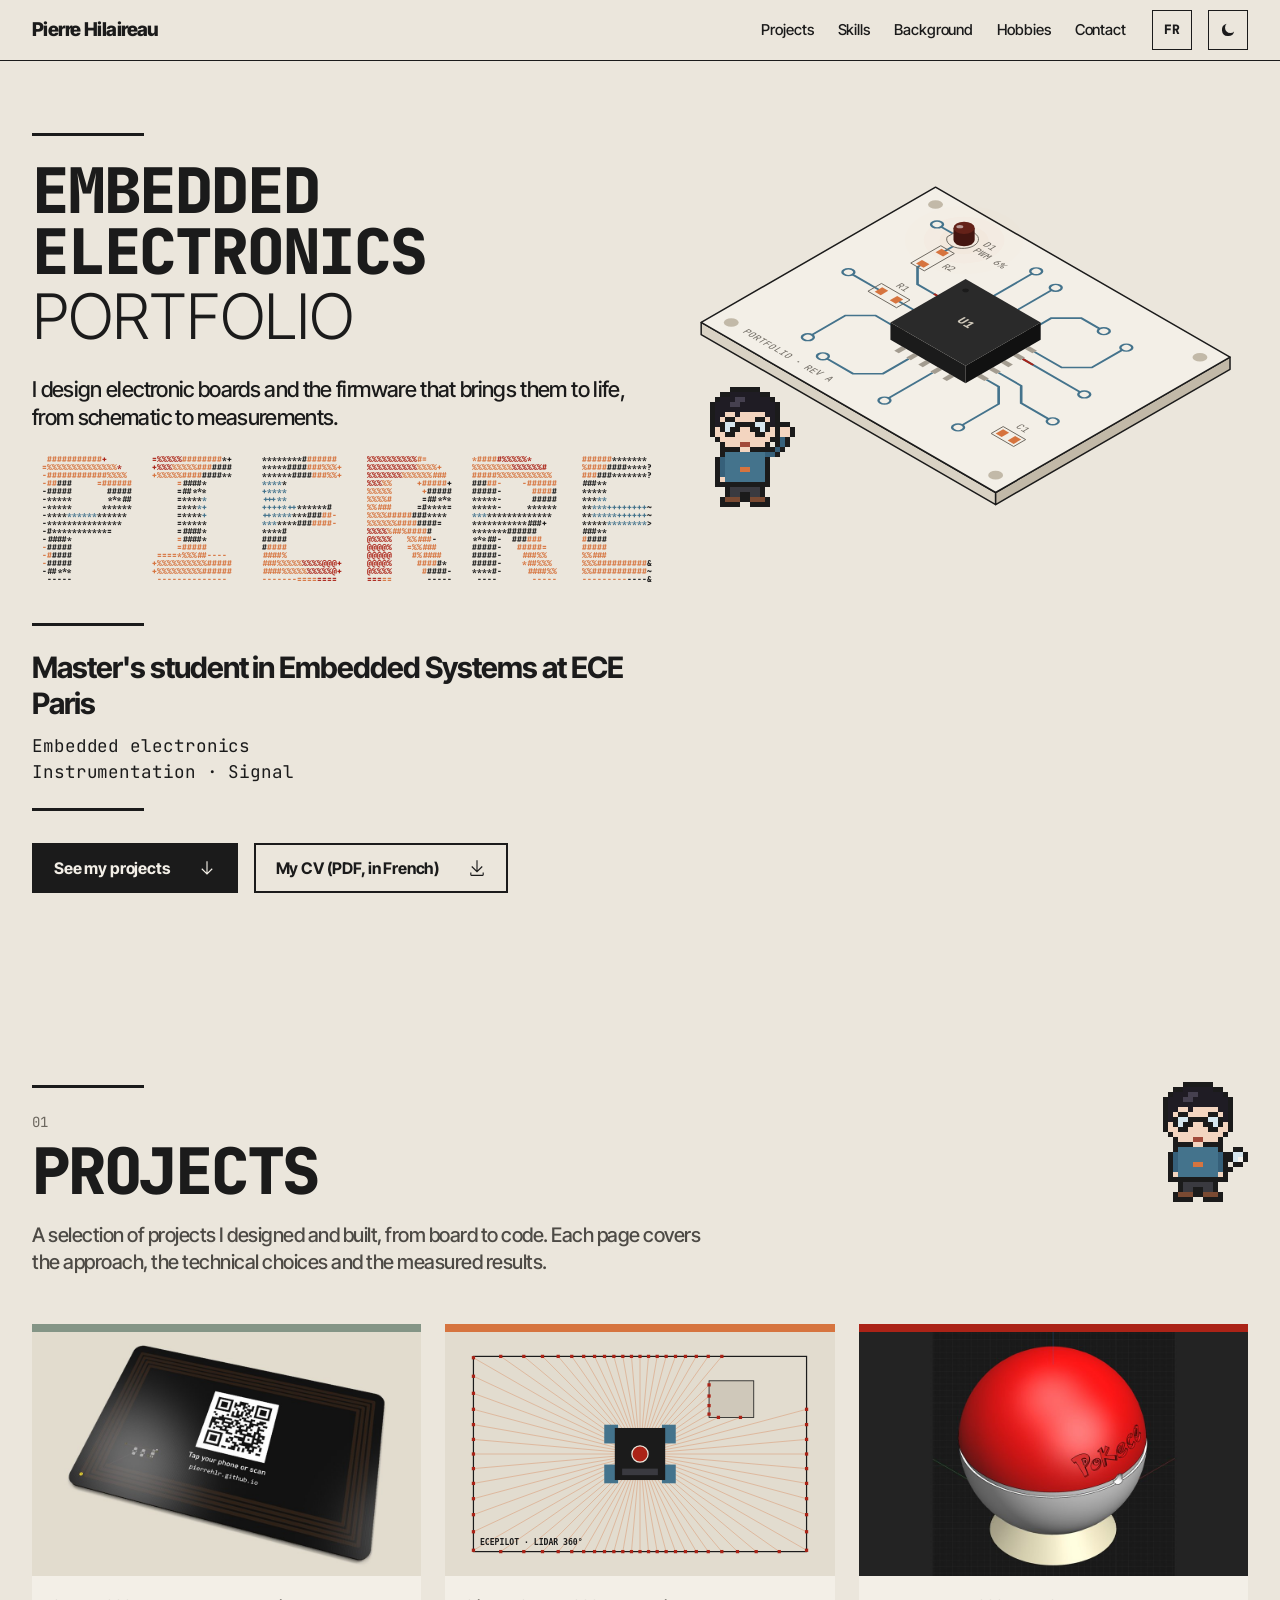
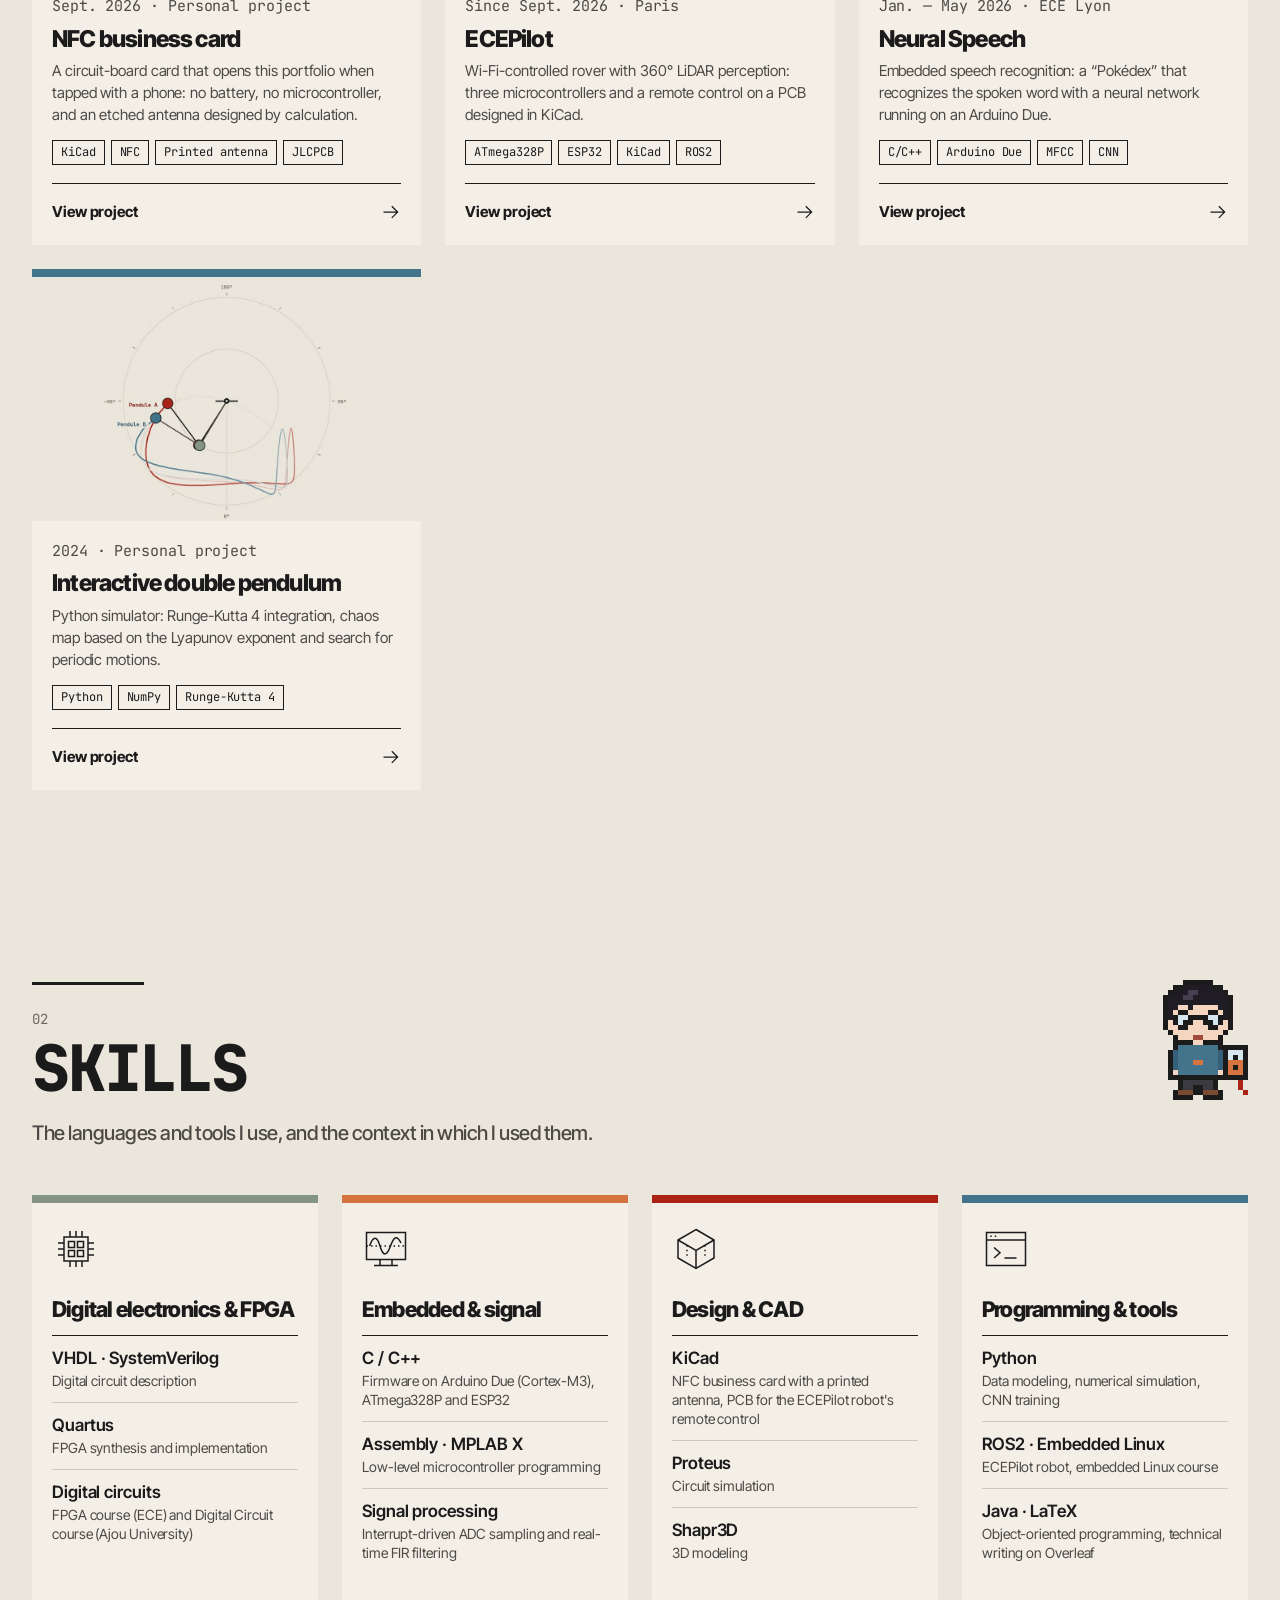
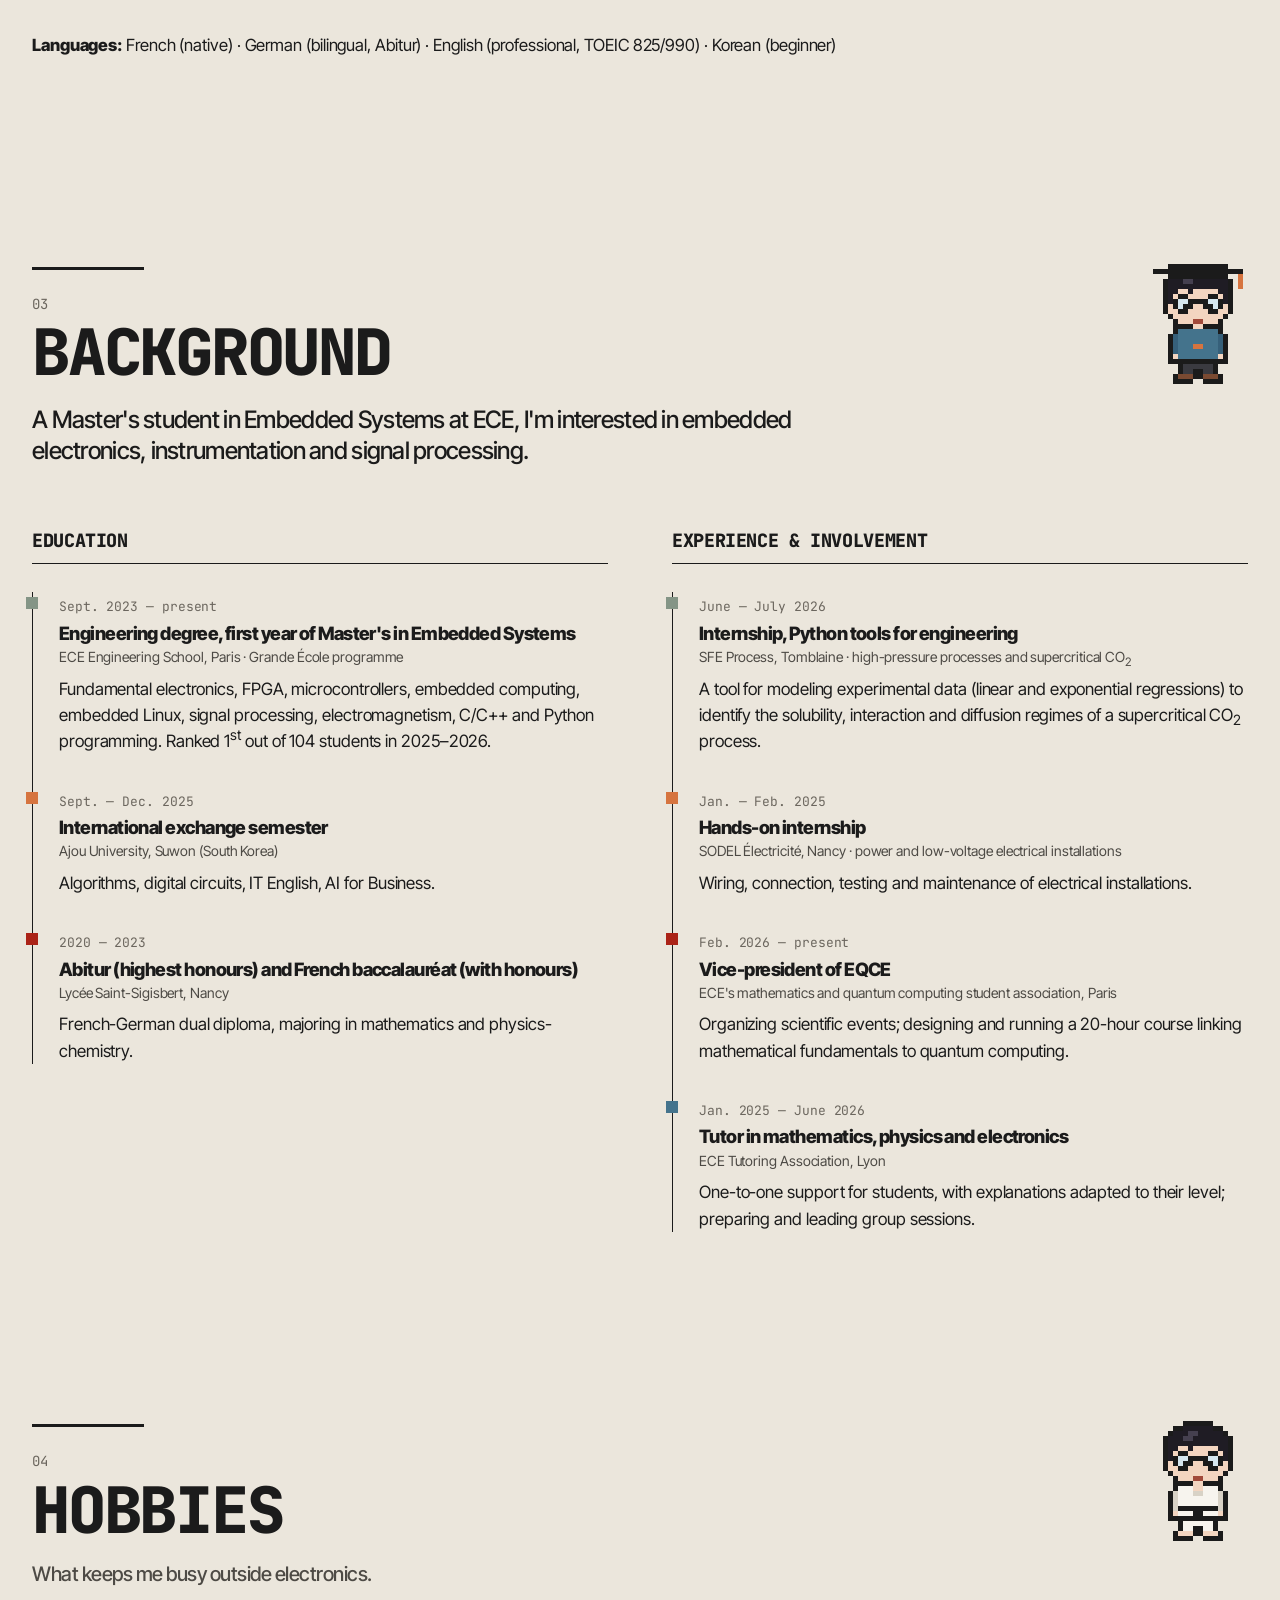
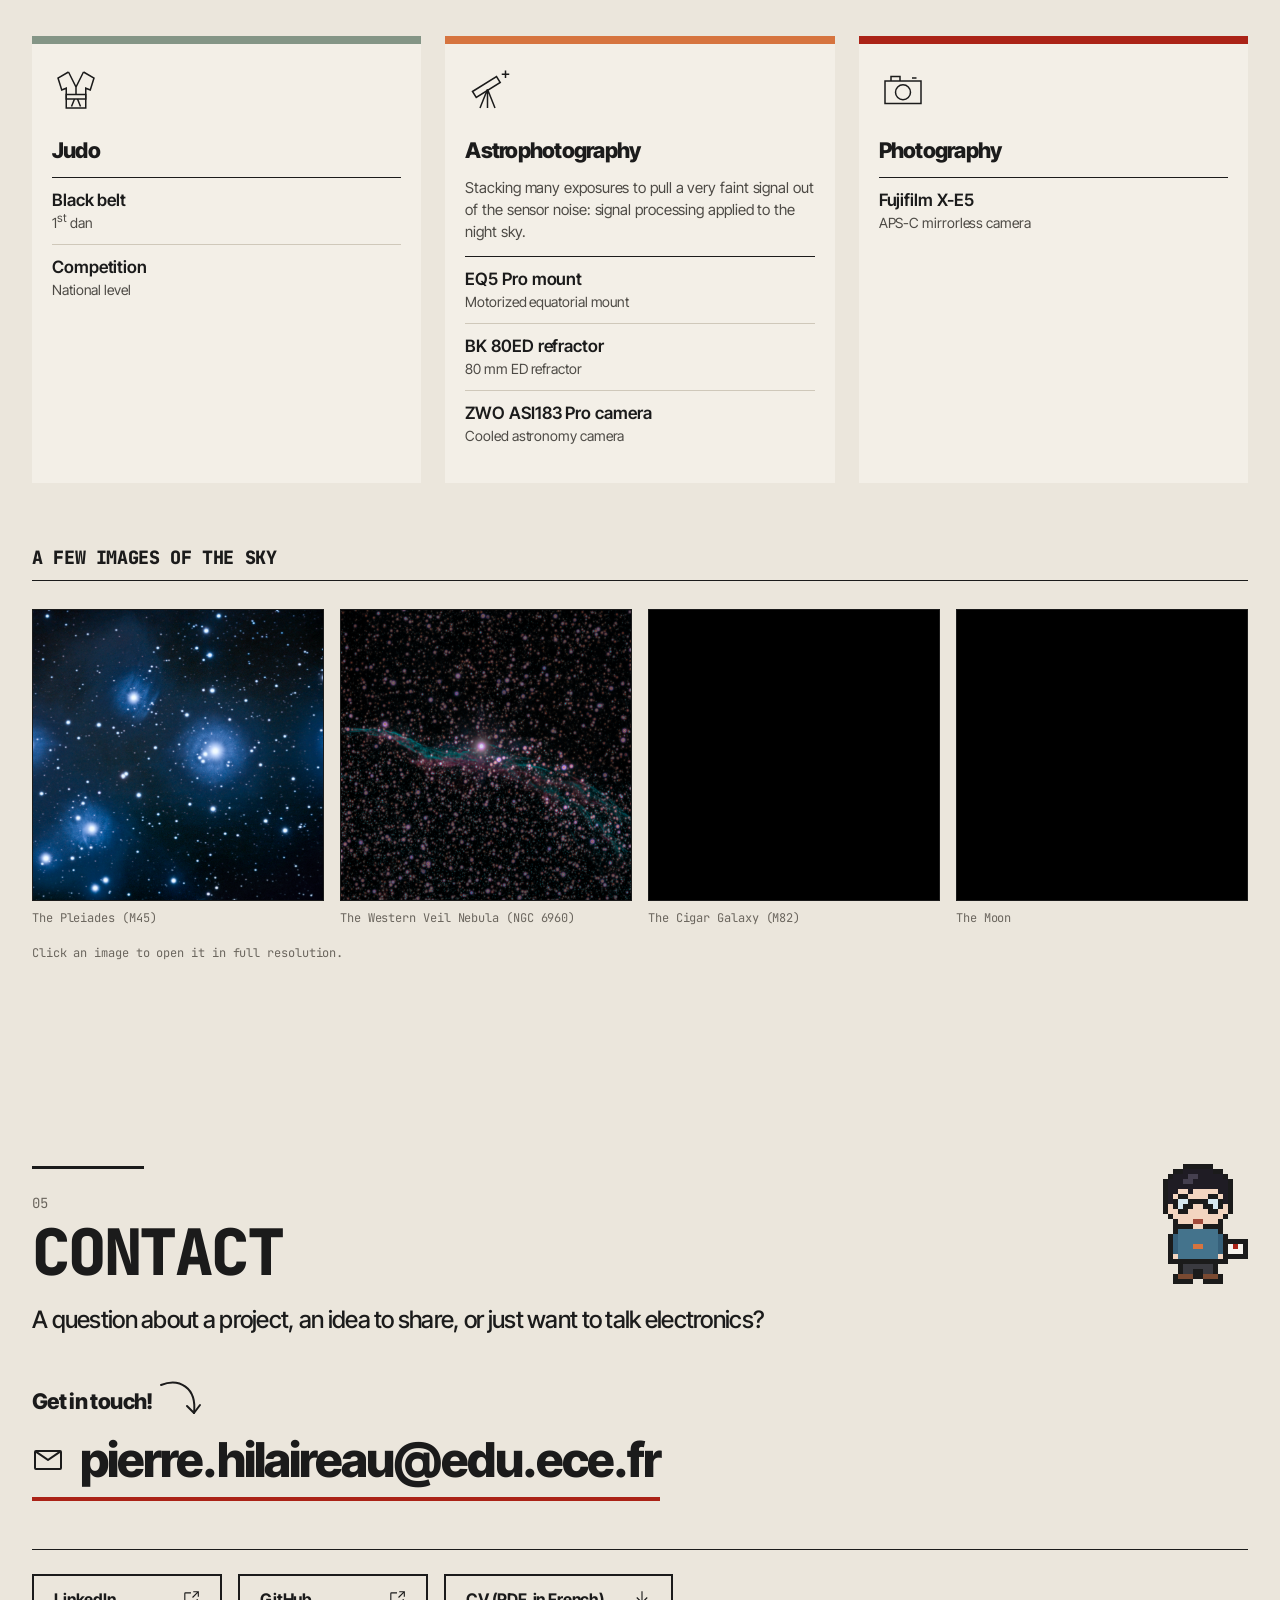
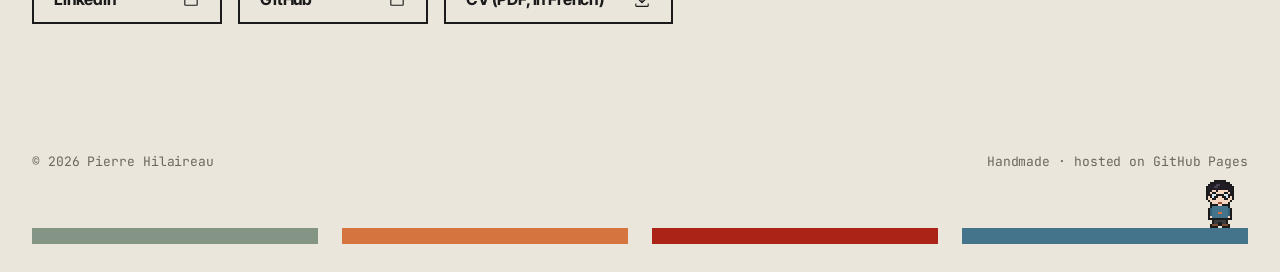
<file: en/index.html>
<!DOCTYPE html>
<html lang="en">
<head>
  <meta charset="utf-8">
  <meta name="viewport" content="width=device-width, initial-scale=1">

  <!-- VERSION ANGLAISE de index.html : pense à répercuter ici les modifications de la version française -->
  <title>Pierre Hilaireau — Electronics &amp; Embedded Systems</title>
  <meta name="description" content="Portfolio of Pierre Hilaireau, engineering student in embedded systems: electronic board design, firmware, signal processing and projects.">
  <meta property="og:title" content="Pierre Hilaireau — Electronics Portfolio">
  <meta property="og:description" content="Projects in electronics, embedded systems and signal processing.">
  <meta property="og:type" content="website">
  <link rel="alternate" hreflang="fr" href="https://pierrehlr.github.io/">
  <link rel="alternate" hreflang="en" href="https://pierrehlr.github.io/en/">

  <link rel="icon" href="../assets/img/favicon.svg" type="image/svg+xml">
  <link rel="preconnect" href="https://fonts.googleapis.com">
  <link rel="preconnect" href="https://fonts.gstatic.com" crossorigin>
  <link rel="stylesheet" href="https://fonts.googleapis.com/css2?family=Inter+Tight:wght@300;400;500;600;700;800&family=JetBrains+Mono:wght@400;800&display=swap">
  <link rel="stylesheet" href="../css/style.css">

  <script>
    try { var t = localStorage.getItem("theme"); if (t) document.documentElement.dataset.theme = t; } catch (e) {}
  </script>
  <script src="../js/main.js" defer></script>
</head>

<body>
  <a class="skip-link" href="#content">Skip to content</a>

  <!-- ===================== MENU ===================== -->
  <header class="nav">
    <div class="container nav-inner">
      <a class="nav-brand" href="#top">Pierre Hilaireau</a>
      <nav class="nav-links" aria-label="Main navigation">
        <a href="#projects">Projects</a>
        <a href="#skills">Skills</a>
        <a href="#background">Background</a>
        <a href="#hobbies">Hobbies</a>
        <a href="#contact">Contact</a>
      </nav>
      <a class="lang-switch" href="../index.html" hreflang="fr" lang="fr" title="Version française">FR</a>
      <button class="theme-toggle" type="button" aria-label="Toggle light and dark theme">
        <svg class="icon-moon" viewBox="0 0 32 32" aria-hidden="true"><path d="M13.5 5.1A11 11 0 1 0 26.9 18.5 9 9 0 0 1 13.5 5.1z"/></svg>
        <svg class="icon-sun" viewBox="0 0 32 32" aria-hidden="true"><circle cx="16" cy="16" r="6"/><path d="M15 2h2v5h-2zM15 25h2v5h-2zM2 15h5v2H2zM25 15h5v2h-5z"/><path transform="rotate(45 16 16)" d="M15 2h2v5h-2zM15 25h2v5h-2zM2 15h5v2H2zM25 15h5v2h-5z"/></svg>
      </button>
    </div>
  </header>

  <main id="content">

    <!-- ===================== ACCUEIL ===================== -->
    <section class="hero" id="top">
      <div class="container hero-inner">
        <div class="hero-text">
          <span class="rule" aria-hidden="true"></span>
          <h1 class="poster-title">
            <span class="t-heavy">Embedded</span>
            <span class="t-heavy">electronics</span>
            <span class="t-light">portfolio</span>
          </h1>
          <p class="lead">
            I design electronic boards and the firmware that brings them to life,
            from schematic to measurements.
          </p>

          <!-- Prénom en art ASCII animé (dessiné par js/main.js à partir de data-ascii) -->
          <div class="ascii-name" role="img" aria-label="Pierre" data-ascii="PIERRE">
            <span class="ascii-fallback">Pierre</span>
          </div>

          <span class="rule" aria-hidden="true"></span>
          <p class="hero-date">Master's student in Embedded Systems at ECE Paris</p>
          <p class="hero-info">Embedded electronics<br>Instrumentation · Signal</p>
          <span class="rule" aria-hidden="true"></span>

          <div class="hero-actions">
            <a class="btn btn-primary" href="#projects">See my projects
              <svg class="icon" viewBox="0 0 32 32" aria-hidden="true"><path d="M24.6 16.6 17 24.2V4h-2v20.2l-7.6-7.6L6 18l10 10 10-10z"/></svg>
            </a>
            <a class="btn" href="../assets/cv/CV.pdf" target="_blank" rel="noopener">My CV (PDF, in French)
              <svg class="icon" viewBox="0 0 32 32" aria-hidden="true"><path d="M26 24v4H6v-4H4v4a2 2 0 0 0 2 2h20a2 2 0 0 0 2-2v-4zM26 14l-1.4-1.4-7.6 7.6V2h-2v18.2l-7.6-7.6L6 14l10 10z"/></svg>
            </a>
          </div>
        </div>

        <!--
          Illustration : un circuit imprimé en vue isométrique.
          Le dessus de la carte est dessiné « à plat » (coordonnées 0-400 × 0-320),
          puis projeté en isométrique par la matrice du groupe <g transform="matrix(…)">.
          La LED D1 s'allume quand la souris approche (voir js/main.js).
        -->
        <div class="hero-visual" aria-hidden="true">
          <svg viewBox="0 0 650 430" data-led>
            <!-- Tranches de la carte (épaisseur) -->
            <polygon class="iso-left iso-edge" points="19.8,200 359.3,396 359.3,410 19.8,214"/>
            <polygon class="iso-right iso-edge" points="359.3,396 629.5,240 629.5,254 359.3,410"/>

            <!-- Dessus de la carte, projeté en isométrique -->
            <g transform="matrix(0.866 0.5 -0.866 0.5 290 40)">
              <rect class="iso-top iso-edge" x="4" y="4" width="392" height="312"/>
              <circle class="iso-hole" cx="24" cy="24" r="7"/>
              <circle class="iso-hole" cx="376" cy="24" r="7"/>
              <circle class="iso-hole" cx="24" cy="296" r="7"/>
              <circle class="iso-hole" cx="376" cy="296" r="7"/>

              <!-- Lumière de la LED sur la carte (opacité réglée par --lum) -->
              <circle class="d1-ring d1-ring-3" cx="84" cy="46" r="56"/>
              <circle class="d1-ring d1-ring-2" cx="84" cy="46" r="38"/>
              <circle class="d1-ring d1-ring-1" cx="84" cy="46" r="23"/>

              <g class="pcb-trace">
                <path d="M140 128 H104 L84 108 V101"/>
                <path d="M84 75 V61"/>
                <path d="M69 46 H48"/>
                <path d="M140 160 H108"/>
                <path d="M88 160 H44"/>
                <path d="M140 192 H112 L92 212 V262"/>
                <path d="M260 128 H296 L316 108 V62"/>
                <path d="M260 144 H342"/>
                <path d="M260 176 H290 L310 196 H352"/>
                <path d="M260 192 H276 L296 212 V266"/>
                <path d="M168 100 V34"/>
                <path d="M200 100 V40"/>
                <path d="M232 100 V78 L252 58 H282"/>
                <path d="M184 220 V254 L164 274 H124"/>
                <path d="M216 220 V284"/>
              </g>

              <path class="pcb-signal" d="M140 128 H104 L84 108 V101"/>
              <path class="pcb-signal" d="M260 144 H342" style="animation-delay: -1.6s"/>

              <g class="pcb-via">
                <circle cx="48" cy="46" r="5.5"/>
                <circle cx="44" cy="160" r="5.5"/>
                <circle cx="92" cy="262" r="5.5"/>
                <circle cx="316" cy="62" r="5.5"/>
                <circle cx="342" cy="144" r="5.5"/>
                <circle cx="352" cy="196" r="5.5"/>
                <circle cx="296" cy="266" r="5.5"/>
                <circle cx="168" cy="34" r="5.5"/>
                <circle cx="200" cy="40" r="5.5"/>
                <circle cx="282" cy="58" r="5.5"/>
                <circle cx="124" cy="274" r="5.5"/>
                <circle cx="216" cy="284" r="5.5"/>
              </g>

              <!-- R1 -->
              <rect class="pcb-outline" x="79" y="151" width="38" height="18"/>
              <rect class="pcb-pad" x="84" y="155" width="8" height="10"/>
              <rect class="pcb-pad" x="104" y="155" width="8" height="10"/>
              <text class="pcb-silk" x="98" y="145" text-anchor="middle">R1</text>

              <!-- R2 : résistance série de la LED -->
              <rect class="pcb-outline" x="75" y="68" width="18" height="40"/>
              <rect class="pcb-pad" x="79" y="71" width="10" height="8"/>
              <rect class="pcb-pad" x="79" y="97" width="10" height="8"/>
              <text class="pcb-silk" x="99" y="92">R2</text>

              <!-- Empreinte de la LED D1 (méplat côté cathode) -->
              <path class="pcb-outline" d="M69 38.5 A15 15 0 1 1 69 53.5 Z"/>

              <!-- C1 -->
              <rect class="pcb-outline" x="325" y="235" width="30" height="16"/>
              <rect class="pcb-pad" x="328" y="238" width="8" height="10"/>
              <rect class="pcb-pad" x="344" y="238" width="8" height="10"/>
              <text class="pcb-silk" x="340" y="228" text-anchor="middle">C1</text>

              <!-- Broches de U1 -->
              <g class="pcb-pin">
                <rect x="140" y="125" width="10" height="6"/><rect x="140" y="141" width="10" height="6"/><rect x="140" y="157" width="10" height="6"/><rect x="140" y="173" width="10" height="6"/><rect x="140" y="189" width="10" height="6"/>
                <rect x="250" y="125" width="10" height="6"/><rect x="250" y="141" width="10" height="6"/><rect x="250" y="157" width="10" height="6"/><rect x="250" y="173" width="10" height="6"/><rect x="250" y="189" width="10" height="6"/>
                <rect x="165" y="100" width="6" height="10"/><rect x="181" y="100" width="6" height="10"/><rect x="197" y="100" width="6" height="10"/><rect x="213" y="100" width="6" height="10"/><rect x="229" y="100" width="6" height="10"/>
                <rect x="165" y="210" width="6" height="10"/><rect x="181" y="210" width="6" height="10"/><rect x="197" y="210" width="6" height="10"/><rect x="213" y="210" width="6" height="10"/><rect x="229" y="210" width="6" height="10"/>
              </g>

              <!-- Repère de D1 et sa valeur PWM (mise à jour par js/main.js) -->
              <text class="pcb-silk" x="102" y="40">D1</text>
              <text class="pcb-silk" x="102" y="54">PWM <tspan data-pwm>6%</tspan></text>

              <text class="pcb-silk" x="42" y="300">PORTFOLIO · REV A</text>
            </g>

            <!-- U1 : le microcontrôleur, en relief -->
            <polygon class="chip-left" points="238,200 324.6,250 324.6,270 238,220"/>
            <polygon class="chip-right" points="324.6,250 411.2,200 411.2,220 324.6,270"/>
            <g transform="matrix(0.866 0.5 -0.866 0.5 290 20)">
              <rect class="chip-top" x="150" y="110" width="100" height="100"/>
              <circle class="chip-dot" cx="163" cy="123" r="3"/>
              <text class="chip-text" x="200" y="165" text-anchor="middle">U1</text>
            </g>

            <!-- D1 : LED dont la luminosité suit la souris (voir js/main.js) -->
            <g class="d1-off">
              <path class="d1-side" d="M310.7 91 V105 A12.2 7.1 0 0 0 335.1 105 V91 Z"/>
              <ellipse class="d1-top d1-eteinte" cx="322.9" cy="91" rx="12.2" ry="7.1"/>
            </g>
            <g class="d1-on">
              <path class="d1-side" d="M310.7 91 V105 A12.2 7.1 0 0 0 335.1 105 V91 Z"/>
              <ellipse class="d1-top" cx="322.9" cy="91" rx="12.2" ry="7.1"/>
            </g>
            <ellipse class="d1-reflet" cx="318" cy="89.5" rx="4" ry="1.8"/>

          </svg>
          <span class="pixel pixel-hero" data-pose="salut" aria-hidden="true"></span>
        </div>
      </div>
    </section>

    <!-- ===================== PROJECTS ===================== -->
    <section class="section" id="projects">
      <div class="container">
        <div class="section-head">
          <span class="section-num">01</span>
          <h2>Projects</h2>
          <span class="pixel" data-pose="loupe" aria-hidden="true"></span>
        </div>
        <p class="section-intro">
          A selection of projects I designed and built, from board to code.
          Each page covers the approach, the technical choices and the measured results.
        </p>

        <div class="cards">

          <a class="card" href="projects/nfc-business-card.html">
            <div class="card-img">
              <img src="../assets/img/projets/carte-nfc/vignette.jpg" width="960" height="600" loading="lazy"
                   alt="3D render of the NFC business card: black PCB with an antenna around the edge and a QR code">
            </div>
            <div class="card-body">
              <p class="card-meta">Sept. 2026 · Personal project</p>
              <h3>NFC business card</h3>
              <p>A circuit-board card that opens this portfolio when tapped with a phone: no battery, no microcontroller, and an etched antenna designed by calculation.</p>
              <ul class="tags"><li>KiCad</li><li>NFC</li><li>Printed antenna</li><li>JLCPCB</li></ul>
              <span class="card-more">View project <svg class="icon" viewBox="0 0 32 32" aria-hidden="true"><path d="M18 6l-1.4 1.4 7.6 7.6H4v2h20.2l-7.6 7.6L18 26l10-10z"/></svg></span>
            </div>
          </a>

          <a class="card" href="projects/ecepilot.html">
            <div class="card-img">
              <img src="../assets/img/projets/ecepilot/illustration.svg" width="960" height="600" loading="lazy"
                   alt="Illustration of the ECEPilot rover seen from above, with its LiDAR beams">
            </div>
            <div class="card-body">
              <p class="card-meta">Since Sept. 2026 · Paris</p>
              <h3>ECEPilot</h3>
              <p>Wi-Fi-controlled rover with 360° LiDAR perception: three microcontrollers and a remote control on a PCB designed in KiCad.</p>
              <ul class="tags"><li>ATmega328P</li><li>ESP32</li><li>KiCad</li><li>ROS2</li></ul>
              <span class="card-more">View project <svg class="icon" viewBox="0 0 32 32" aria-hidden="true"><path d="M18 6l-1.4 1.4 7.6 7.6H4v2h20.2l-7.6 7.6L18 26l10-10z"/></svg></span>
            </div>
          </a>

          <a class="card" href="projects/neural-speech.html">
            <div class="card-img">
              <img src="../assets/img/projets/neural-speech/vignette.jpg" width="960" height="600" loading="lazy"
                   alt="3D render of the Pokéball enclosure engraved PokECE">
            </div>
            <div class="card-body">
              <p class="card-meta">Jan. — May 2026 · ECE Lyon</p>
              <h3>Neural Speech</h3>
              <p>Embedded speech recognition: a “Pokédex” that recognizes the spoken word with a neural network running on an Arduino Due.</p>
              <ul class="tags"><li>C/C++</li><li>Arduino Due</li><li>MFCC</li><li>CNN</li></ul>
              <span class="card-more">View project <svg class="icon" viewBox="0 0 32 32" aria-hidden="true"><path d="M18 6l-1.4 1.4 7.6 7.6H4v2h20.2l-7.6 7.6L18 26l10-10z"/></svg></span>
            </div>
          </a>

          <a class="card" href="projects/double-pendulum.html">
            <div class="card-img">
              <img src="../assets/img/projets/double-pendule/vignette.jpg" width="960" height="600" loading="lazy"
                   alt="Two double pendulums released from almost the same position, whose trajectories diverge">
            </div>
            <div class="card-body">
              <p class="card-meta">2024 · Personal project</p>
              <h3>Interactive double pendulum</h3>
              <p>Python simulator: Runge-Kutta 4 integration, chaos map based on the Lyapunov exponent and search for periodic motions.</p>
              <ul class="tags"><li>Python</li><li>NumPy</li><li>Runge-Kutta 4</li></ul>
              <span class="card-more">View project <svg class="icon" viewBox="0 0 32 32" aria-hidden="true"><path d="M18 6l-1.4 1.4 7.6 7.6H4v2h20.2l-7.6 7.6L18 26l10-10z"/></svg></span>
            </div>
          </a>

        </div>
      </div>
    </section>

    <!-- ===================== SKILLS ===================== -->
    <section class="section" id="skills">
      <div class="container">
        <div class="section-head">
          <span class="section-num">02</span>
          <h2>Skills</h2>
          <span class="pixel" data-pose="multimetre" aria-hidden="true"></span>
        </div>
        <p class="section-intro">The languages and tools I use, and the context in which I used them.</p>

        <div class="skills">
          <div class="skill-group">
            <svg class="pictogram" viewBox="0 0 32 32" aria-hidden="true"><rect x="8" y="8" width="16" height="16"/><path d="M12 8V4M16 8V4M20 8V4M12 28v-4M16 28v-4M20 28v-4M8 12H4M8 16H4M8 20H4M28 12h-4M28 16h-4M28 20h-4"/><rect x="11" y="11" width="4" height="4"/><rect x="17" y="11" width="4" height="4"/><rect x="11" y="17" width="4" height="4"/><rect x="17" y="17" width="4" height="4"/></svg>
            <h3>Digital electronics &amp; FPGA</h3>
            <ul>
              <li>VHDL · SystemVerilog<span>Digital circuit description</span></li>
              <li>Quartus<span>FPGA synthesis and implementation</span></li>
              <li>Digital circuits<span>FPGA course (ECE) and Digital Circuit course (Ajou University)</span></li>
            </ul>
          </div>
          <div class="skill-group">
            <svg class="pictogram" viewBox="0 0 32 32" aria-hidden="true"><rect x="3" y="5" width="26" height="18"/><path d="M3 14h26" stroke-dasharray="1 2"/><path d="M5 14c2.5-7 5-7 7 0s4.5 7 7 0 4.5-7 7-2"/><path d="M12 23v4M20 23v4M8 27h16"/></svg>
            <h3>Embedded &amp; signal</h3>
            <ul>
              <li>C / C++<span>Firmware on Arduino Due (Cortex-M3), ATmega328P and ESP32</span></li>
              <li>Assembly · MPLAB X<span>Low-level microcontroller programming</span></li>
              <li>Signal processing<span>Interrupt-driven ADC sampling and real-time FIR filtering</span></li>
            </ul>
          </div>
          <div class="skill-group">
            <svg class="pictogram" viewBox="0 0 32 32" aria-hidden="true"><path d="M16 3l12 7v12l-12 7-12-7V10z"/><path d="M4 10l12 7 12-7M16 17v12"/><path d="M10 13.5v7M22 13.5v7" stroke-dasharray="1 2"/></svg>
            <h3>Design &amp; CAD</h3>
            <ul>
              <li>KiCad<span>NFC business card with a printed antenna, PCB for the ECEPilot robot's remote control</span></li>
              <li>Proteus<span>Circuit simulation</span></li>
              <li>Shapr3D<span>3D modeling</span></li>
            </ul>
          </div>
          <div class="skill-group">
            <svg class="pictogram" viewBox="0 0 32 32" aria-hidden="true"><rect x="3" y="5" width="26" height="22"/><path d="M3 10h26"/><path d="M5.5 7.5h1M8.5 7.5h1"/><path d="M8 15l4 3.5L8 22M15 22h8"/></svg>
            <h3>Programming &amp; tools</h3>
            <ul>
              <li>Python<span>Data modeling, numerical simulation, CNN training</span></li>
              <li>ROS2 · Embedded Linux<span>ECEPilot robot, embedded Linux course</span></li>
              <li>Java · LaTeX<span>Object-oriented programming, technical writing on Overleaf</span></li>
            </ul>
          </div>
        </div>

        <p class="languages">
          <strong>Languages:</strong> French (native) · German (bilingual, Abitur) ·
          English (professional, TOEIC 825/990) · Korean (beginner)
        </p>
      </div>
    </section>

    <!-- ===================== BACKGROUND ===================== -->
    <section class="section" id="background">
      <div class="container">
        <div class="section-head">
          <span class="section-num">03</span>
          <h2>Background</h2>
          <span class="pixel" data-pose="diplome" aria-hidden="true"></span>
        </div>

        <p class="about">
          A Master's student in Embedded Systems at ECE, I'm interested in embedded electronics,
          instrumentation and signal processing.
        </p>

        <div class="timeline-cols">
          <div>
            <h3 class="col-title">Education</h3>
            <ol class="timeline">
              <li>
                <span class="timeline-date">Sept. 2023 — present</span>
                <h4>Engineering degree, first year of Master's in Embedded Systems</h4>
                <p class="timeline-place">ECE Engineering School, Paris · Grande École programme</p>
                <p>Fundamental electronics, FPGA, microcontrollers, embedded computing, embedded Linux,
                  signal processing, electromagnetism, C/C++ and Python programming.
                  Ranked 1<sup>st</sup> out of 104 students in 2025–2026.</p>
              </li>
              <li>
                <span class="timeline-date">Sept. — Dec. 2025</span>
                <h4>International exchange semester</h4>
                <p class="timeline-place">Ajou University, Suwon (South Korea)</p>
                <p>Algorithms, digital circuits, IT English, AI for Business.</p>
              </li>
              <li>
                <span class="timeline-date">2020 — 2023</span>
                <h4>Abitur (highest honours) and French baccalauréat (with honours)</h4>
                <p class="timeline-place">Lycée Saint-Sigisbert, Nancy</p>
                <p>French-German dual diploma, majoring in mathematics and physics-chemistry.</p>
              </li>
            </ol>
          </div>
          <div>
            <h3 class="col-title">Experience &amp; involvement</h3>
            <ol class="timeline">
              <li>
                <span class="timeline-date">June — July 2026</span>
                <h4>Internship, Python tools for engineering</h4>
                <p class="timeline-place">SFE Process, Tomblaine · high-pressure processes and supercritical CO<sub>2</sub></p>
                <p>A tool for modeling experimental data (linear and exponential regressions)
                  to identify the solubility, interaction and diffusion regimes of a supercritical
                  CO<sub>2</sub> process.</p>
              </li>
              <li>
                <span class="timeline-date">Jan. — Feb. 2025</span>
                <h4>Hands-on internship</h4>
                <p class="timeline-place">SODEL Électricité, Nancy · power and low-voltage electrical installations</p>
                <p>Wiring, connection, testing and maintenance of electrical installations.</p>
              </li>
              <li>
                <span class="timeline-date">Feb. 2026 — present</span>
                <h4>Vice-president of EQCE</h4>
                <p class="timeline-place">ECE's mathematics and quantum computing student association, Paris</p>
                <p>Organizing scientific events; designing and running a 20-hour course
                  linking mathematical fundamentals to quantum computing.</p>
              </li>
              <li>
                <span class="timeline-date">Jan. 2025 — June 2026</span>
                <h4>Tutor in mathematics, physics and electronics</h4>
                <p class="timeline-place">ECE Tutoring Association, Lyon</p>
                <p>One-to-one support for students, with explanations adapted to their level;
                  preparing and leading group sessions.</p>
              </li>
            </ol>
          </div>
        </div>
      </div>
    </section>

    <!-- ===================== HOBBIES ===================== -->
    <section class="section" id="hobbies">
      <div class="container">
        <div class="section-head">
          <span class="section-num">04</span>
          <h2>Hobbies</h2>
          <span class="pixel" data-pose="judo" aria-hidden="true"></span>
        </div>
        <p class="section-intro">What keeps me busy outside electronics.</p>

        <div class="skills">
          <div class="skill-group">
            <svg class="pictogram" viewBox="0 0 32 32" aria-hidden="true"><path d="M11 4L4 8l2.5 8 3-1.2V28h13V14.8l3 1.2L28 8l-7-4"/><path d="M11 4l5 10 5-10M16 14v5"/><path d="M9.5 19h13v3h-13z"/><path d="M15 22l-2 5M17 22l2 5"/></svg>
            <h3>Judo</h3>
            <ul>
              <li>Black belt<span>1<sup>st</sup> dan</span></li>
              <li>Competition<span>National level</span></li>
            </ul>
          </div>
          <div class="skill-group">
            <svg class="pictogram" viewBox="0 0 32 32" aria-hidden="true"><path d="M5 17L21 7l2.5 4L7.5 21z"/><path d="M15 15.5L10 28M15 15.5L20 28M15 15.5V28"/><path d="M27 3v5M24.5 5.5h5"/></svg>
            <h3>Astrophotography</h3>
            <p class="hobby-text">
              Stacking many exposures to pull a very faint signal out of the sensor noise:
              signal processing applied to the night sky.
            </p>
            <ul>
              <li>EQ5 Pro mount<span>Motorized equatorial mount</span></li>
              <li>BK 80ED refractor<span>80 mm ED refractor</span></li>
              <li>ZWO ASI183 Pro camera<span>Cooled astronomy camera</span></li>
            </ul>
          </div>
          <div class="skill-group">
            <svg class="pictogram" viewBox="0 0 32 32" aria-hidden="true"><rect x="4" y="10" width="24" height="15"/><circle cx="16" cy="17.5" r="5"/><path d="M8 10V7h6v3M22 8h3"/></svg>
            <h3>Photography</h3>
            <ul>
              <li>Fujifilm X-E5<span>APS-C mirrorless camera</span></li>
            </ul>
          </div>
        </div>

        <h3 class="col-title sky-title">A few images of the sky</h3>
        <div class="sky-gallery">
          <figure>
            <a href="../assets/img/loisirs/astro-pleiades.jpg" target="_blank" rel="noopener">
              <img src="../assets/img/loisirs/astro-pleiades.jpg" width="5320" height="3465" loading="lazy" decoding="async"
                   alt="The Pleiades cluster: blue stars surrounded by their reflection nebula">
            </a>
            <figcaption>The Pleiades (M45)</figcaption>
          </figure>
          <figure>
            <a href="../assets/img/loisirs/astro-cygne.jpg" target="_blank" rel="noopener">
              <img src="../assets/img/loisirs/astro-cygne.jpg" width="3552" height="5374" loading="lazy" decoding="async"
                   alt="The Western Veil Nebula: a green and red gas filament crossing a star field">
            </a>
            <figcaption>The Western Veil Nebula (NGC 6960)</figcaption>
          </figure>
          <figure>
            <a href="../assets/img/loisirs/astro-m82.jpg" target="_blank" rel="noopener">
              <img src="../assets/img/loisirs/astro-m82.jpg" width="4875" height="2769" loading="lazy" decoding="async"
                   alt="The Cigar Galaxy, elongated with a reddish core, in a star field">
            </a>
            <figcaption>The Cigar Galaxy (M82)</figcaption>
          </figure>
          <figure>
            <a href="../assets/img/loisirs/astro-lune.jpg" target="_blank" rel="noopener">
              <img src="../assets/img/loisirs/astro-lune.jpg" width="1440" height="1800" loading="lazy" decoding="async"
                   alt="The gibbous Moon in black and white, with craters along the terminator">
            </a>
            <figcaption>The Moon</figcaption>
          </figure>
        </div>
        <p class="sky-note">Click an image to open it in full resolution.</p>
      </div>
    </section>

    <!-- ===================== CONTACT ===================== -->
    <section class="section" id="contact">
      <div class="container">
        <div class="section-head">
          <span class="section-num">05</span>
          <h2>Contact</h2>
          <span class="pixel" data-pose="lettre" aria-hidden="true"></span>
        </div>
        <p class="contact-text">
          A question about a project, an idea to share,
          or just want to talk electronics?
        </p>
        <p class="write-me">Get in touch!
          <svg viewBox="0 0 72 44" aria-hidden="true"><path d="M4 10C22 3 40 12 37 38"/><path d="M30 31l7 7 6-8"/></svg>
        </p>
        <a class="contact-email" href="mailto:pierre.hilaireau@edu.ece.fr">
          <svg class="icon" viewBox="0 0 32 32" aria-hidden="true"><path d="M28 6H4a2 2 0 0 0-2 2v16a2 2 0 0 0 2 2h24a2 2 0 0 0 2-2V8a2 2 0 0 0-2-2zm-2.2 2L16 14.8 6.2 8zM4 24V8.9l11.4 7.9a1 1 0 0 0 1.2 0L28 8.9V24z"/></svg>
          pierre.hilaireau@edu.ece.fr
        </a>

        <ul class="contact-links">
          <li><a class="btn" href="https://www.linkedin.com/in/pierre-hilaireau/" target="_blank" rel="noopener">LinkedIn
            <svg class="icon" viewBox="0 0 32 32" aria-hidden="true"><path d="M26 28H6a2 2 0 0 1-2-2V6a2 2 0 0 1 2-2h10v2H6v20h20V16h2v10a2 2 0 0 1-2 2z"/><path d="M20 2v2h6.6L18 12.6l1.4 1.4L28 5.4V12h2V2z"/></svg>
          </a></li>
          <li><a class="btn" href="https://github.com/PierreHlr" target="_blank" rel="noopener">GitHub
            <svg class="icon" viewBox="0 0 32 32" aria-hidden="true"><path d="M26 28H6a2 2 0 0 1-2-2V6a2 2 0 0 1 2-2h10v2H6v20h20V16h2v10a2 2 0 0 1-2 2z"/><path d="M20 2v2h6.6L18 12.6l1.4 1.4L28 5.4V12h2V2z"/></svg>
          </a></li>
          <li><a class="btn" href="../assets/cv/CV.pdf" target="_blank" rel="noopener">CV (PDF, in French)
            <svg class="icon" viewBox="0 0 32 32" aria-hidden="true"><path d="M26 24v4H6v-4H4v4a2 2 0 0 0 2 2h20a2 2 0 0 0 2-2v-4zM26 14l-1.4-1.4-7.6 7.6V2h-2v18.2l-7.6-7.6L6 14l10 10z"/></svg>
          </a></li>
        </ul>
      </div>
    </section>

  </main>

  <footer class="footer">
    <span class="pixel pixel-xs pixel-footer" data-pose="repos" aria-hidden="true"></span>
    <div class="container footer-inner">
      <span>© <span data-annee>2026</span> Pierre Hilaireau</span>
      <span>Handmade · hosted on GitHub Pages</span>
    </div>
  </footer>
</body>
</html>
</file>
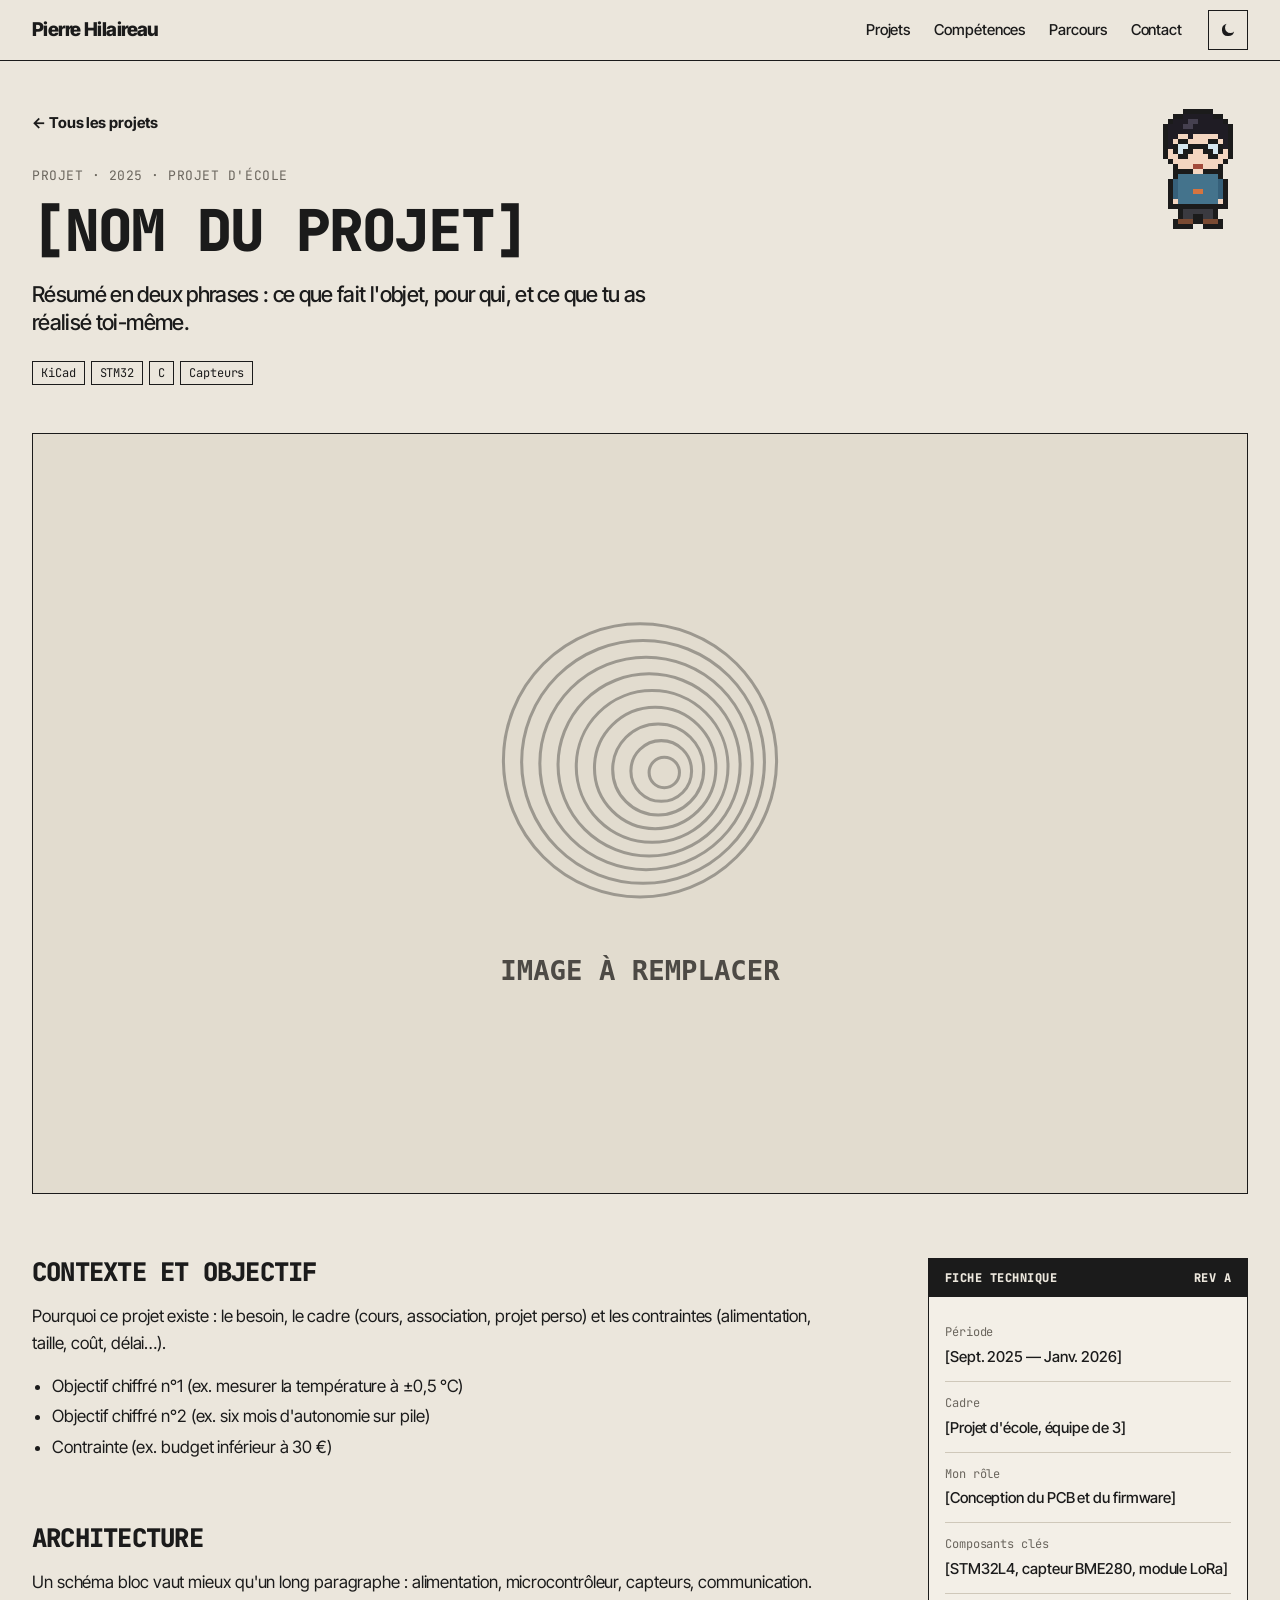
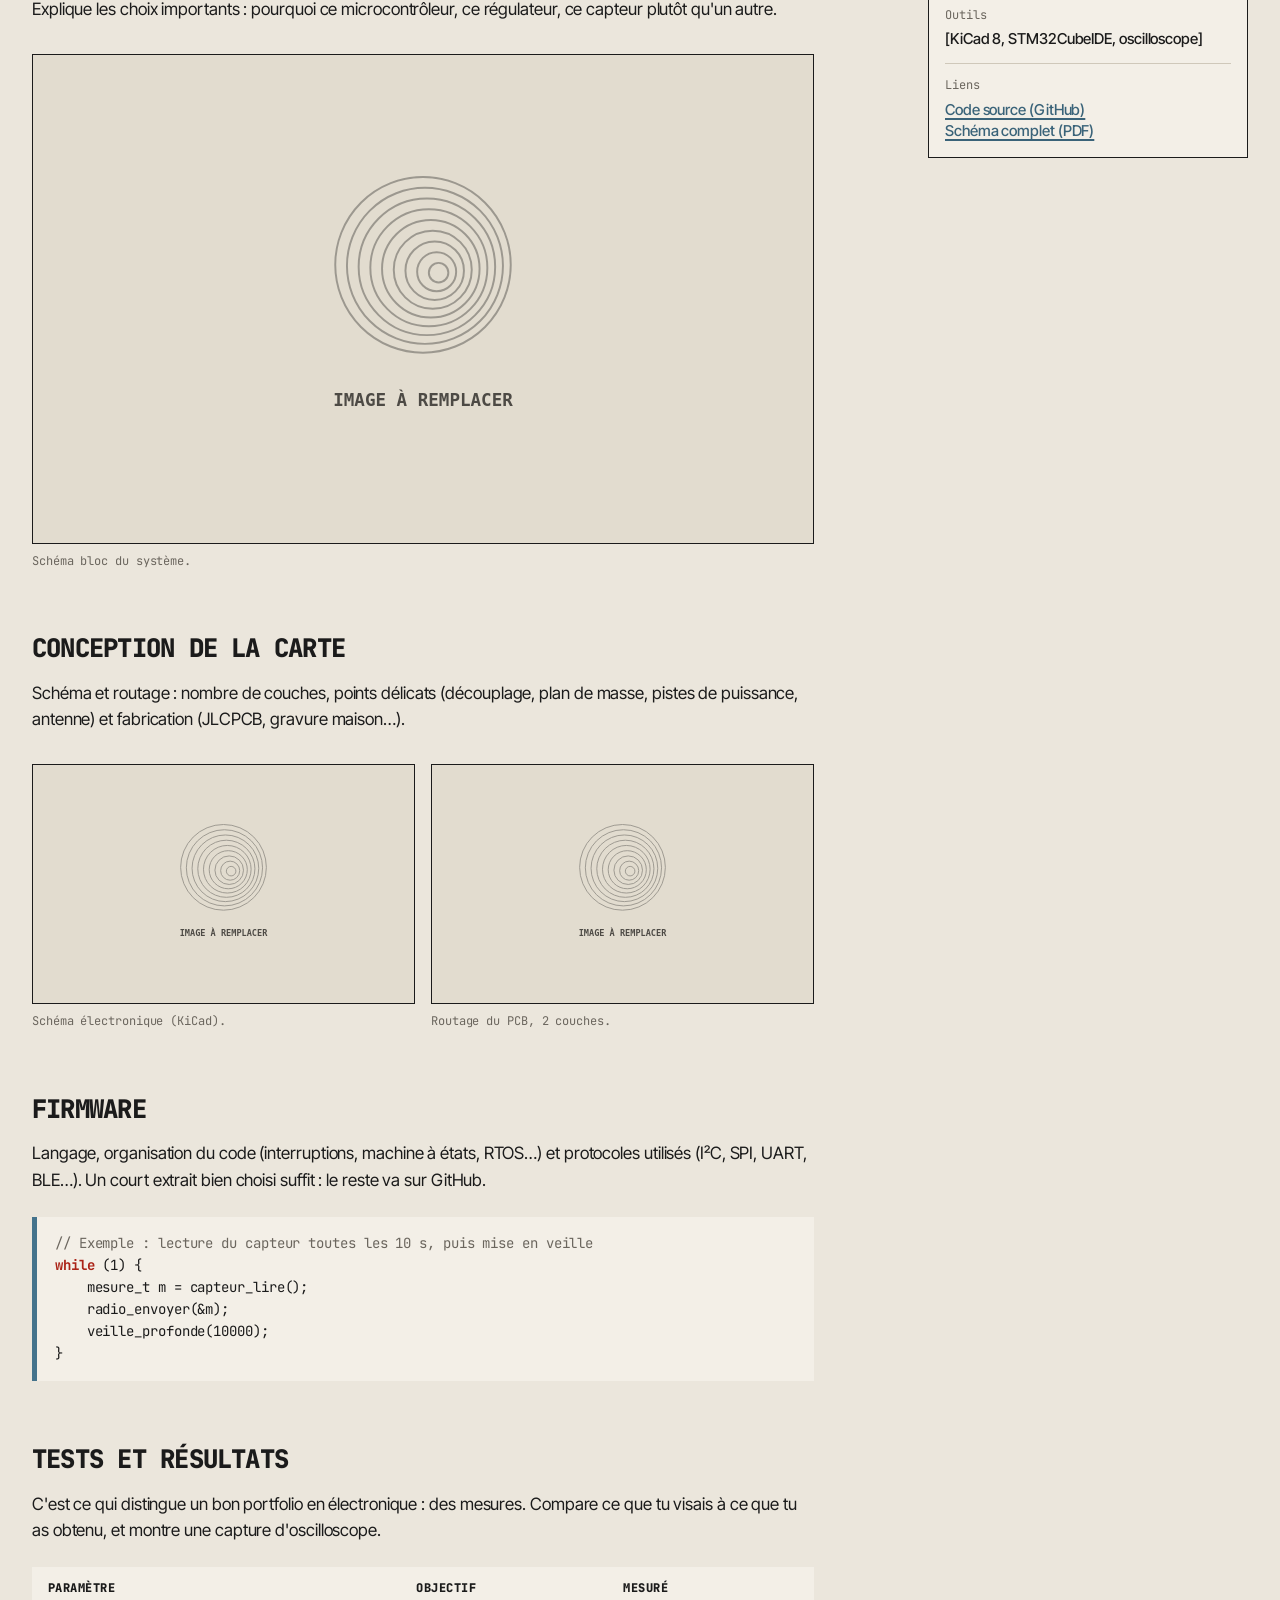
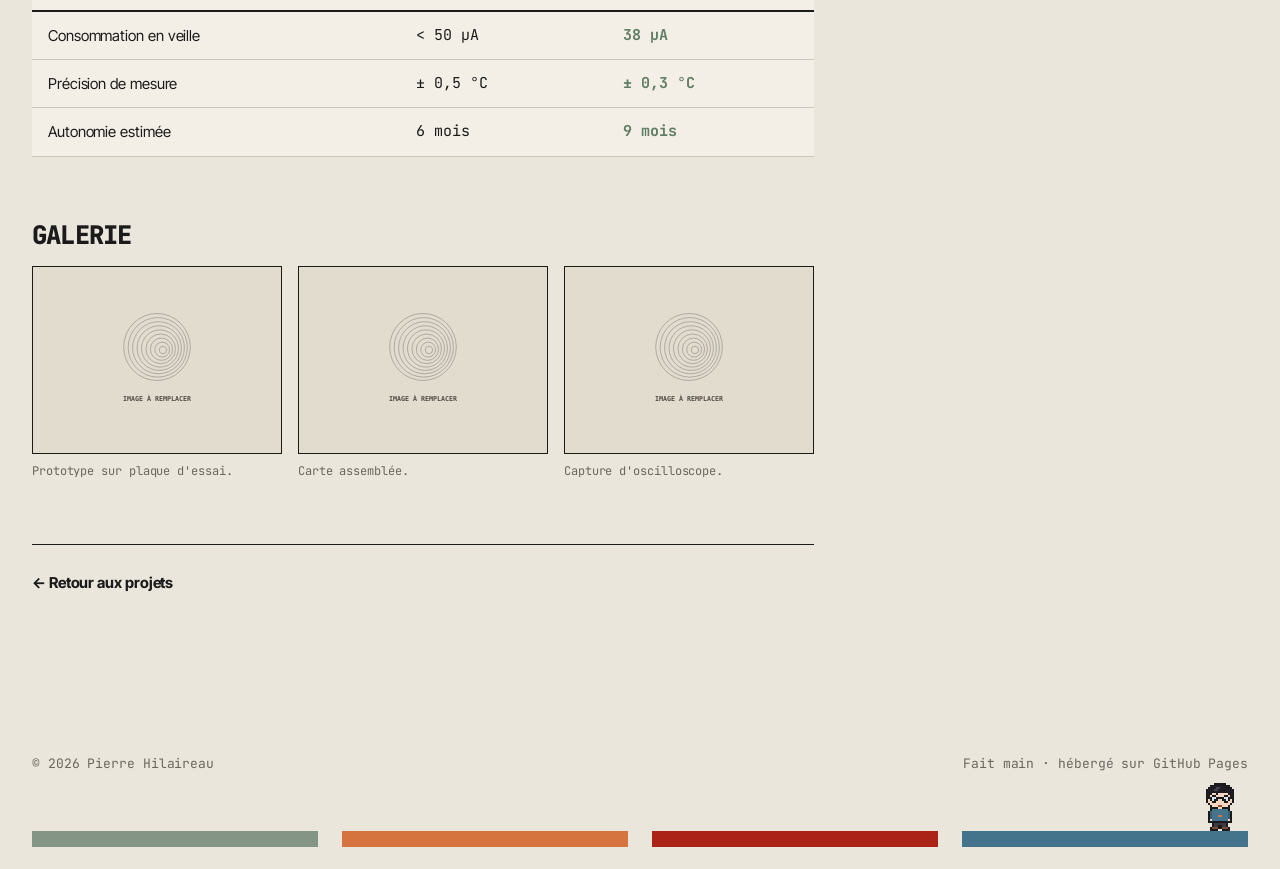
<file: projets/_modele-projet.html>
<!DOCTYPE html>
<html lang="fr">
<head>
  <meta charset="utf-8">
  <meta name="viewport" content="width=device-width, initial-scale=1">

  <!--
    MODÈLE DE PAGE PROJET
    Pour créer un nouveau projet : copie ce fichier, renomme-le (ex. station-meteo.html),
    puis remplace les textes. Mets les images dans assets/img/projets/<nom-du-projet>/.
  -->
  <title>[Nom du projet] — Pierre Hilaireau</title>
  <meta name="description" content="[Résumé du projet en une phrase]">

  <link rel="icon" href="../assets/img/favicon.svg" type="image/svg+xml">
  <link rel="preconnect" href="https://fonts.googleapis.com">
  <link rel="preconnect" href="https://fonts.gstatic.com" crossorigin>
  <link rel="stylesheet" href="https://fonts.googleapis.com/css2?family=Inter+Tight:wght@300;400;500;600;700;800&family=JetBrains+Mono:wght@400;800&display=swap">
  <link rel="stylesheet" href="../css/style.css">

  <script>
    try { var t = localStorage.getItem("theme"); if (t) document.documentElement.dataset.theme = t; } catch (e) {}
  </script>
  <script src="../js/main.js" defer></script>
</head>

<body>
  <a class="skip-link" href="#contenu">Aller au contenu</a>

  <header class="nav">
    <div class="container nav-inner">
      <a class="nav-brand" href="../index.html">Pierre Hilaireau</a>
      <nav class="nav-links" aria-label="Navigation principale">
        <a href="../index.html#projets">Projets</a>
        <a href="../index.html#competences">Compétences</a>
        <a href="../index.html#parcours">Parcours</a>
        <a href="../index.html#contact">Contact</a>
      </nav>
      <button class="theme-toggle" type="button" aria-label="Basculer entre thème clair et sombre">
        <svg class="icon-moon" viewBox="0 0 32 32" aria-hidden="true"><path d="M13.5 5.1A11 11 0 1 0 26.9 18.5 9 9 0 0 1 13.5 5.1z"/></svg>
        <svg class="icon-sun" viewBox="0 0 32 32" aria-hidden="true"><circle cx="16" cy="16" r="6"/><path d="M15 2h2v5h-2zM15 25h2v5h-2zM2 15h5v2H2zM25 15h5v2h-5z"/><path transform="rotate(45 16 16)" d="M15 2h2v5h-2zM15 25h2v5h-2zM2 15h5v2H2zM25 15h5v2h-5z"/></svg>
      </button>
    </div>
  </header>

  <main id="contenu">

    <!-- ===================== EN-TÊTE DU PROJET ===================== -->
    <section class="project-header grid-bg">
      <div class="container">
        <span class="pixel pixel-project" data-pose="repos" aria-hidden="true"></span>
        <a class="back-link" href="../index.html#projets">← Tous les projets</a>
        <p class="eyebrow">Projet · 2025 · Projet d'école</p>
        <h1>[Nom du projet]</h1>
        <!-- Le résumé est souvent la seule chose qu'on lit : va à l'essentiel -->
        <p class="lead">
          Résumé en deux phrases : ce que fait l'objet, pour qui, et ce que tu as réalisé toi-même.
        </p>
        <ul class="tags"><li>KiCad</li><li>STM32</li><li>C</li><li>Capteurs</li></ul>

        <figure class="project-cover">
          <img src="../assets/img/placeholder.svg" alt="[Photo de la carte assemblée]">
        </figure>
      </div>
    </section>

    <div class="container project-layout">

      <!-- ===================== FICHE TECHNIQUE ===================== -->
      <aside class="datasheet" aria-label="Fiche technique">
        <div class="datasheet-title"><span>Fiche technique</span><span>Rev A</span></div>
        <dl>
          <dt>Période</dt>
          <dd>[Sept. 2025 — Janv. 2026]</dd>
          <dt>Cadre</dt>
          <dd>[Projet d'école, équipe de 3]</dd>
          <dt>Mon rôle</dt>
          <dd>[Conception du PCB et du firmware]</dd>
          <dt>Composants clés</dt>
          <dd>[STM32L4, capteur BME280, module LoRa]</dd>
          <dt>Outils</dt>
          <dd>[KiCad 8, STM32CubeIDE, oscilloscope]</dd>
          <dt>Liens</dt>
          <dd>
            <!-- Supprime les liens que tu n'as pas -->
            <a href="https://github.com/PierreHlr" target="_blank" rel="noopener">Code source (GitHub)</a><br>
            <a href="#">Schéma complet (PDF)</a>
          </dd>
        </dl>
      </aside>

      <!-- ===================== DESCRIPTION ===================== -->
      <article class="prose">

        <h2>Contexte et objectif</h2>
        <p>
          Pourquoi ce projet existe : le besoin, le cadre (cours, association, projet perso)
          et les contraintes (alimentation, taille, coût, délai…).
        </p>
        <ul>
          <li>Objectif chiffré n°1 (ex. mesurer la température à ±0,5 °C)</li>
          <li>Objectif chiffré n°2 (ex. six mois d'autonomie sur pile)</li>
          <li>Contrainte (ex. budget inférieur à 30 €)</li>
        </ul>

        <h2>Architecture</h2>
        <p>
          Un schéma bloc vaut mieux qu'un long paragraphe : alimentation, microcontrôleur,
          capteurs, communication. Explique les choix importants : pourquoi ce microcontrôleur,
          ce régulateur, ce capteur plutôt qu'un autre.
        </p>
        <figure>
          <img src="../assets/img/placeholder.svg" alt="[Schéma bloc du système]" loading="lazy">
          <figcaption>Schéma bloc du système.</figcaption>
        </figure>

        <h2>Conception de la carte</h2>
        <p>
          Schéma et routage : nombre de couches, points délicats (découplage, plan de masse,
          pistes de puissance, antenne) et fabrication (JLCPCB, gravure maison…).
        </p>
        <div class="figure-row">
          <figure>
            <img src="../assets/img/placeholder.svg" alt="[Schéma électronique sous KiCad]" loading="lazy">
            <figcaption>Schéma électronique (KiCad).</figcaption>
          </figure>
          <figure>
            <img src="../assets/img/placeholder.svg" alt="[Routage du circuit imprimé]" loading="lazy">
            <figcaption>Routage du PCB, 2 couches.</figcaption>
          </figure>
        </div>

        <h2>Firmware</h2>
        <p>
          Langage, organisation du code (interruptions, machine à états, RTOS…) et protocoles
          utilisés (I²C, SPI, UART, BLE…). Un court extrait bien choisi suffit : le reste va sur GitHub.
        </p>
<pre><code><span class="c-comment">// Exemple : lecture du capteur toutes les 10 s, puis mise en veille</span>
<span class="c-keyword">while</span> (1) {
    mesure_t m = capteur_lire();
    radio_envoyer(&amp;m);
    veille_profonde(10000);
}</code></pre>

        <h2>Tests et résultats</h2>
        <p>
          C'est ce qui distingue un bon portfolio en électronique : des mesures.
          Compare ce que tu visais à ce que tu as obtenu, et montre une capture d'oscilloscope.
        </p>
        <div class="table-wrap">
          <table>
            <thead>
              <tr><th>Paramètre</th><th>Objectif</th><th>Mesuré</th></tr>
            </thead>
            <tbody>
              <tr><td>Consommation en veille</td><td class="num">&lt; 50 µA</td><td class="num ok">38 µA</td></tr>
              <tr><td>Précision de mesure</td><td class="num">± 0,5 °C</td><td class="num ok">± 0,3 °C</td></tr>
              <tr><td>Autonomie estimée</td><td class="num">6 mois</td><td class="num ok">9 mois</td></tr>
            </tbody>
          </table>
        </div>

        <h2>Galerie</h2>
        <div class="gallery">
          <figure>
            <img src="../assets/img/placeholder.svg" alt="[Description de la photo]" loading="lazy">
            <figcaption>Prototype sur plaque d'essai.</figcaption>
          </figure>
          <figure>
            <img src="../assets/img/placeholder.svg" alt="[Description de la photo]" loading="lazy">
            <figcaption>Carte assemblée.</figcaption>
          </figure>
          <figure>
            <img src="../assets/img/placeholder.svg" alt="[Description de la photo]" loading="lazy">
            <figcaption>Capture d'oscilloscope.</figcaption>
          </figure>
        </div>

        <div class="project-end">
          <a class="back-link" href="../index.html#projets">← Retour aux projets</a>
        </div>
      </article>

    </div>
  </main>

  <footer class="footer">
    <span class="pixel pixel-xs pixel-footer" data-pose="repos" aria-hidden="true"></span>
    <div class="container footer-inner">
      <span>© <span data-annee>2026</span> Pierre Hilaireau</span>
      <span>Fait main · hébergé sur GitHub Pages</span>
    </div>
  </footer>
</body>
</html>
</file>
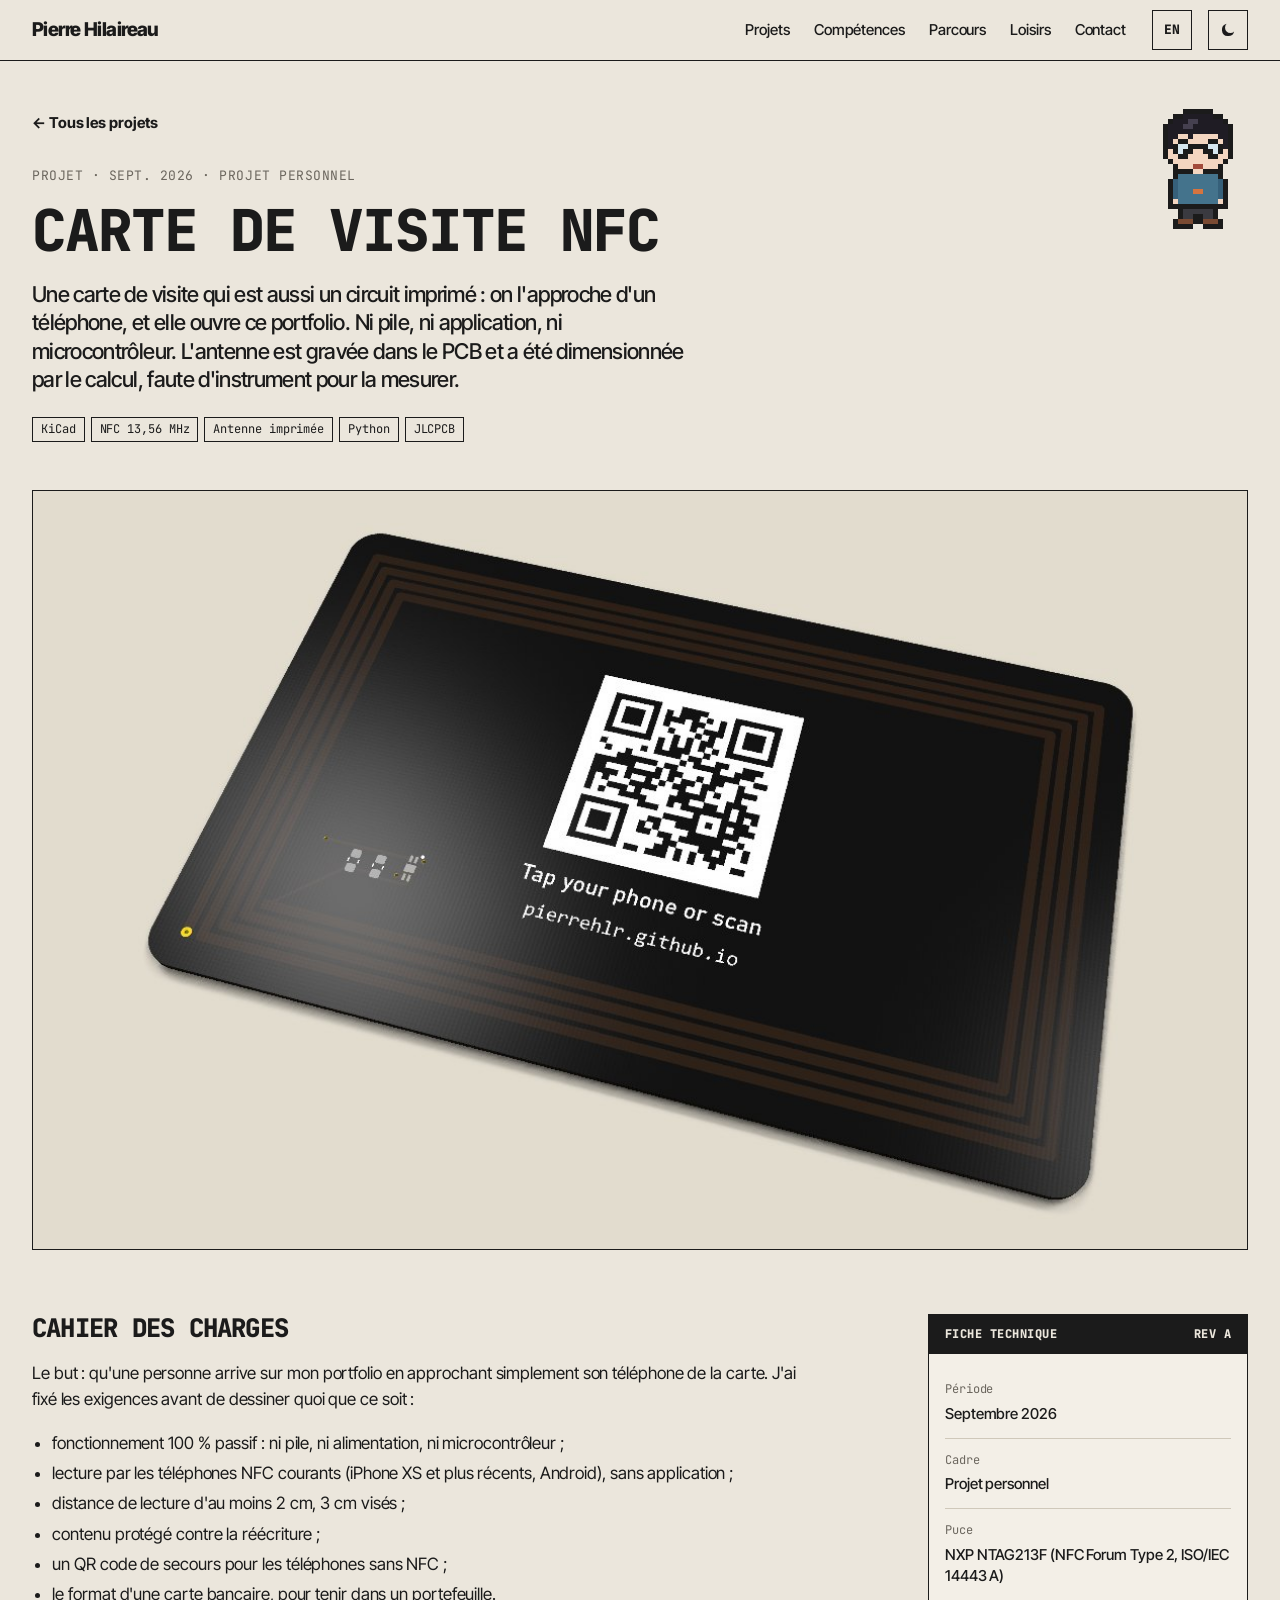
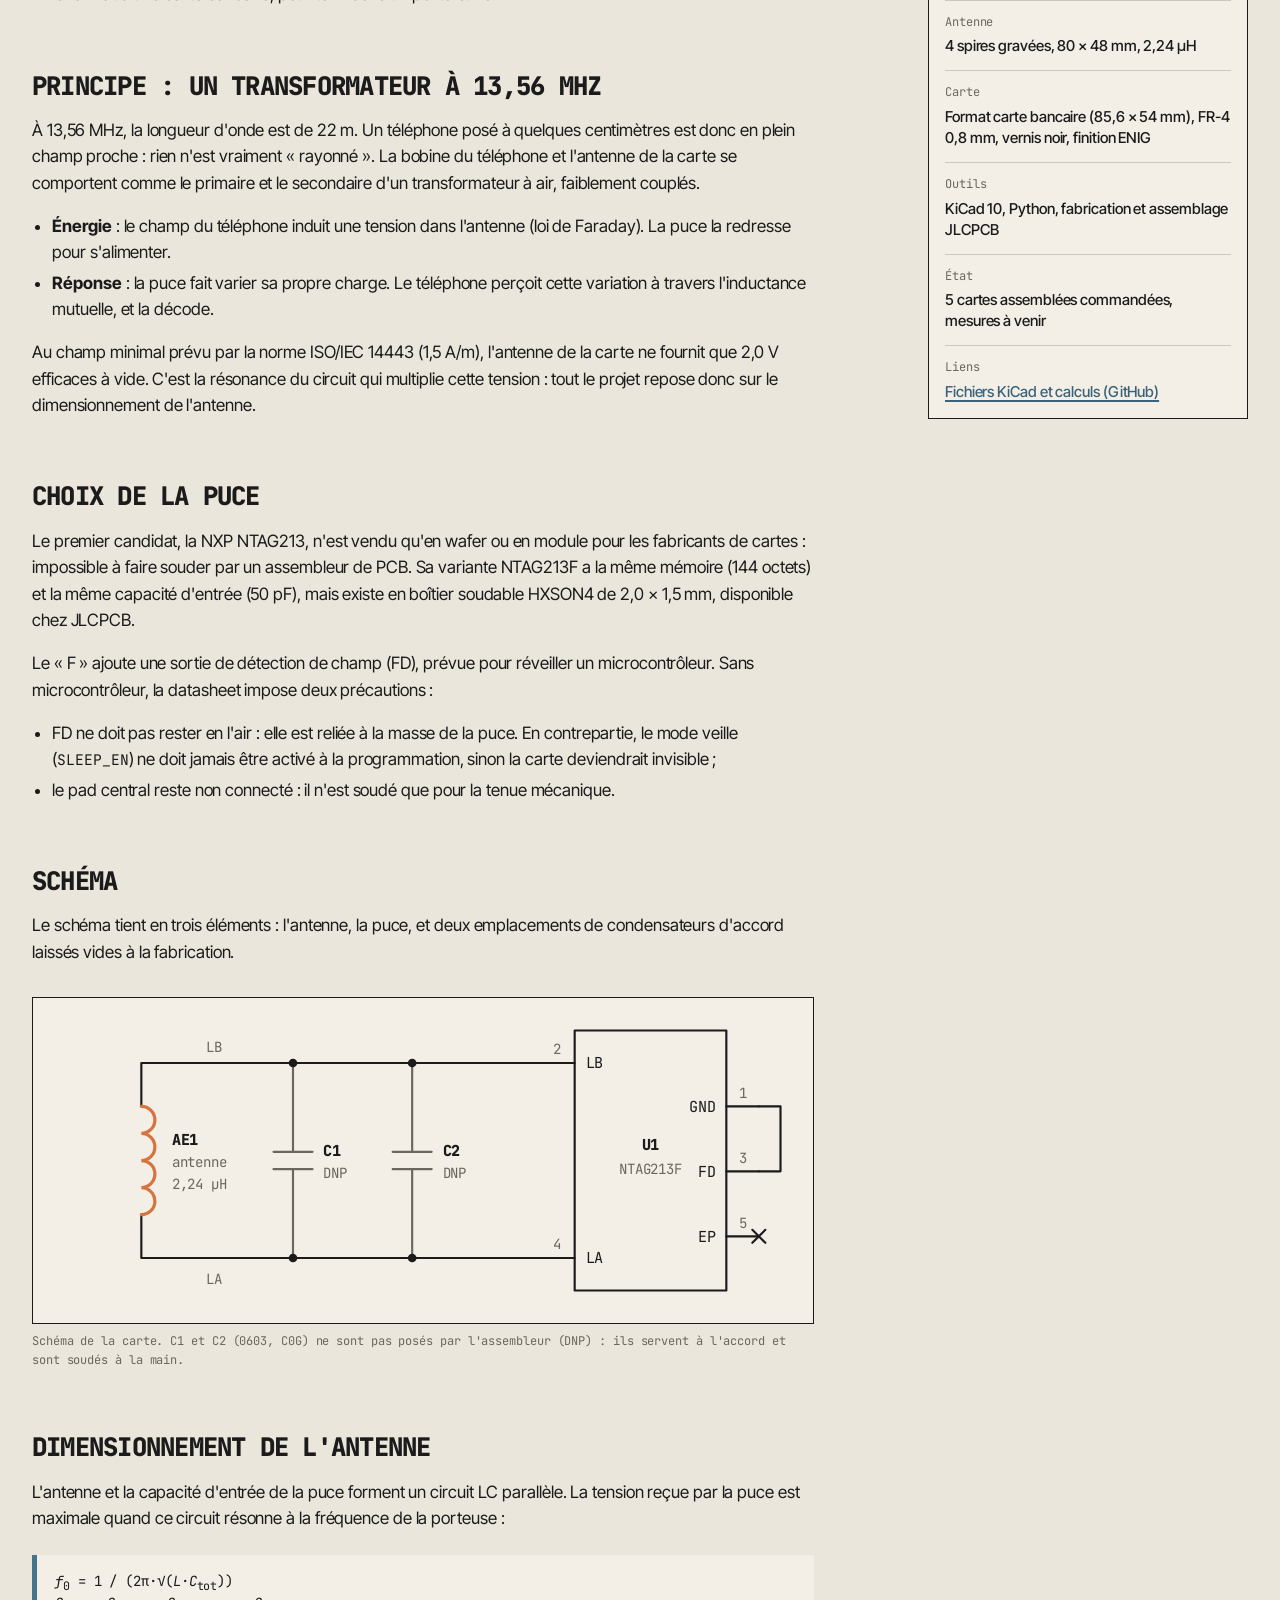
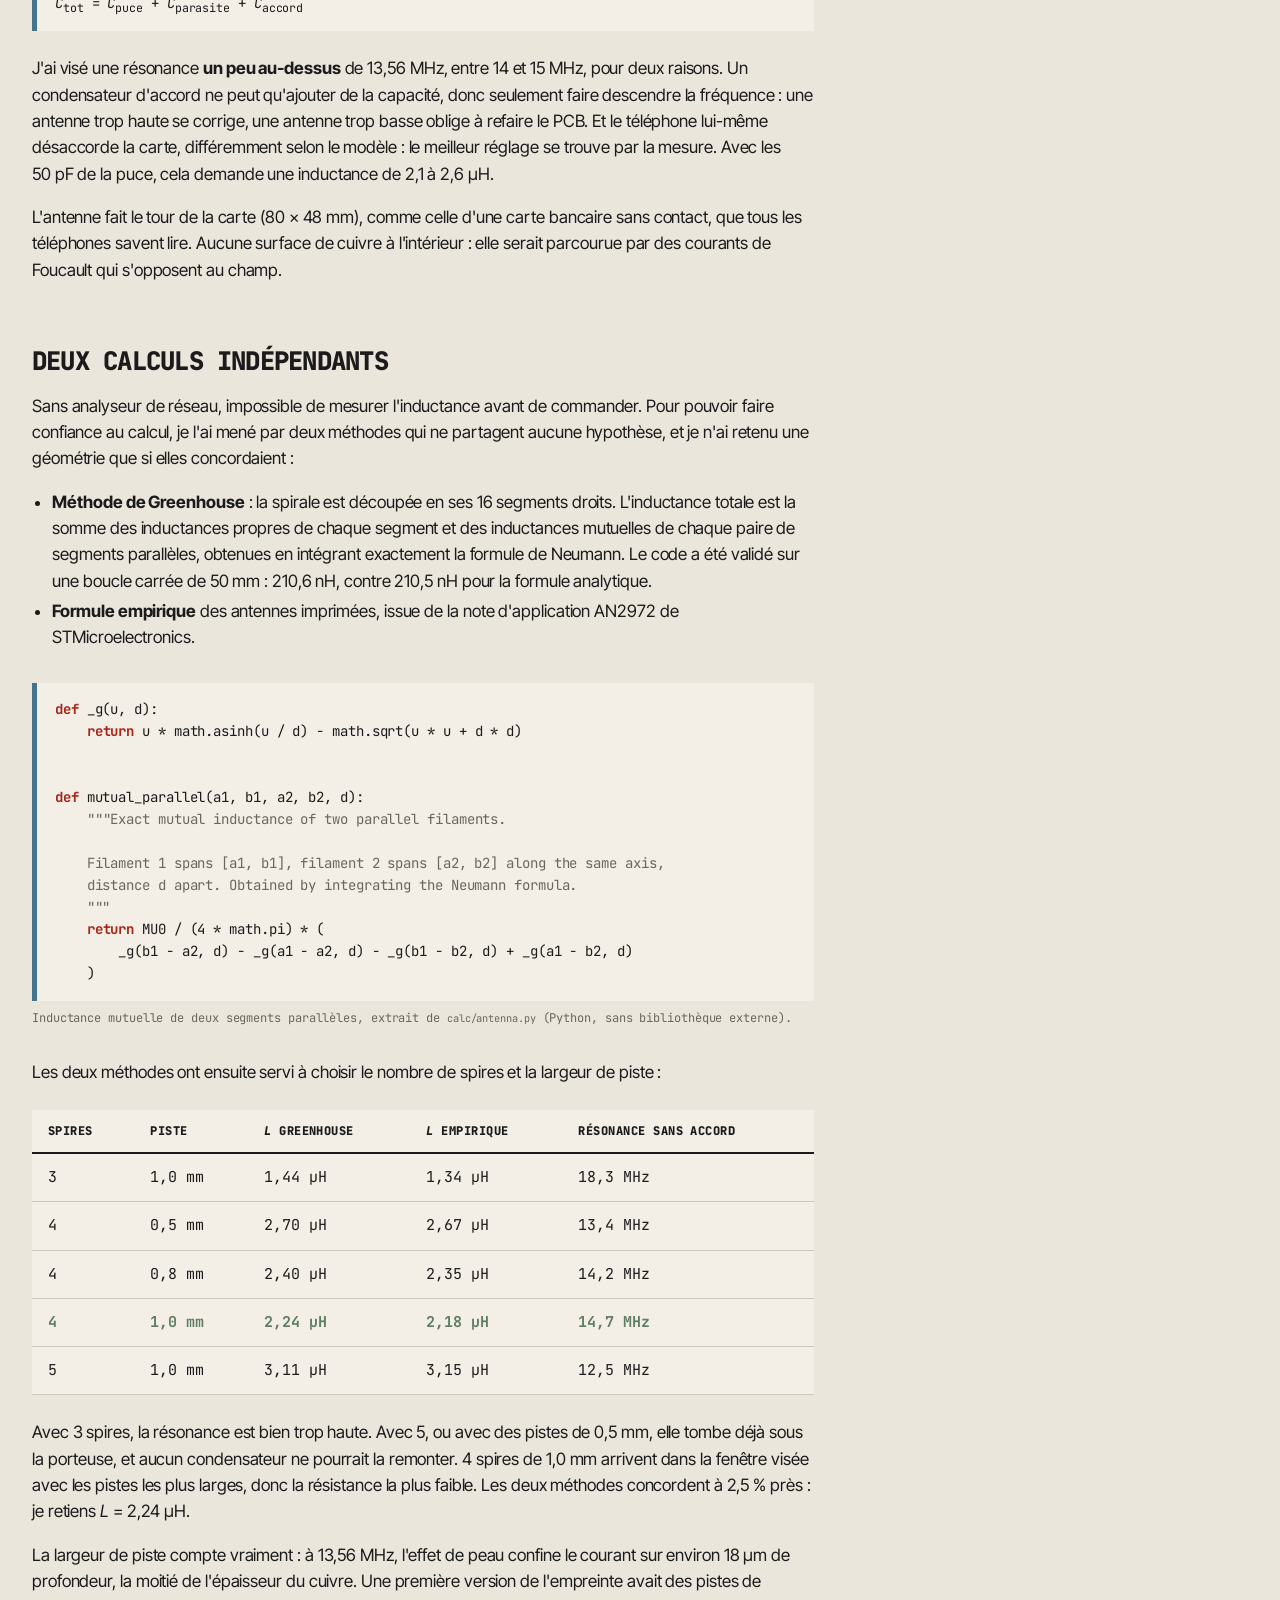
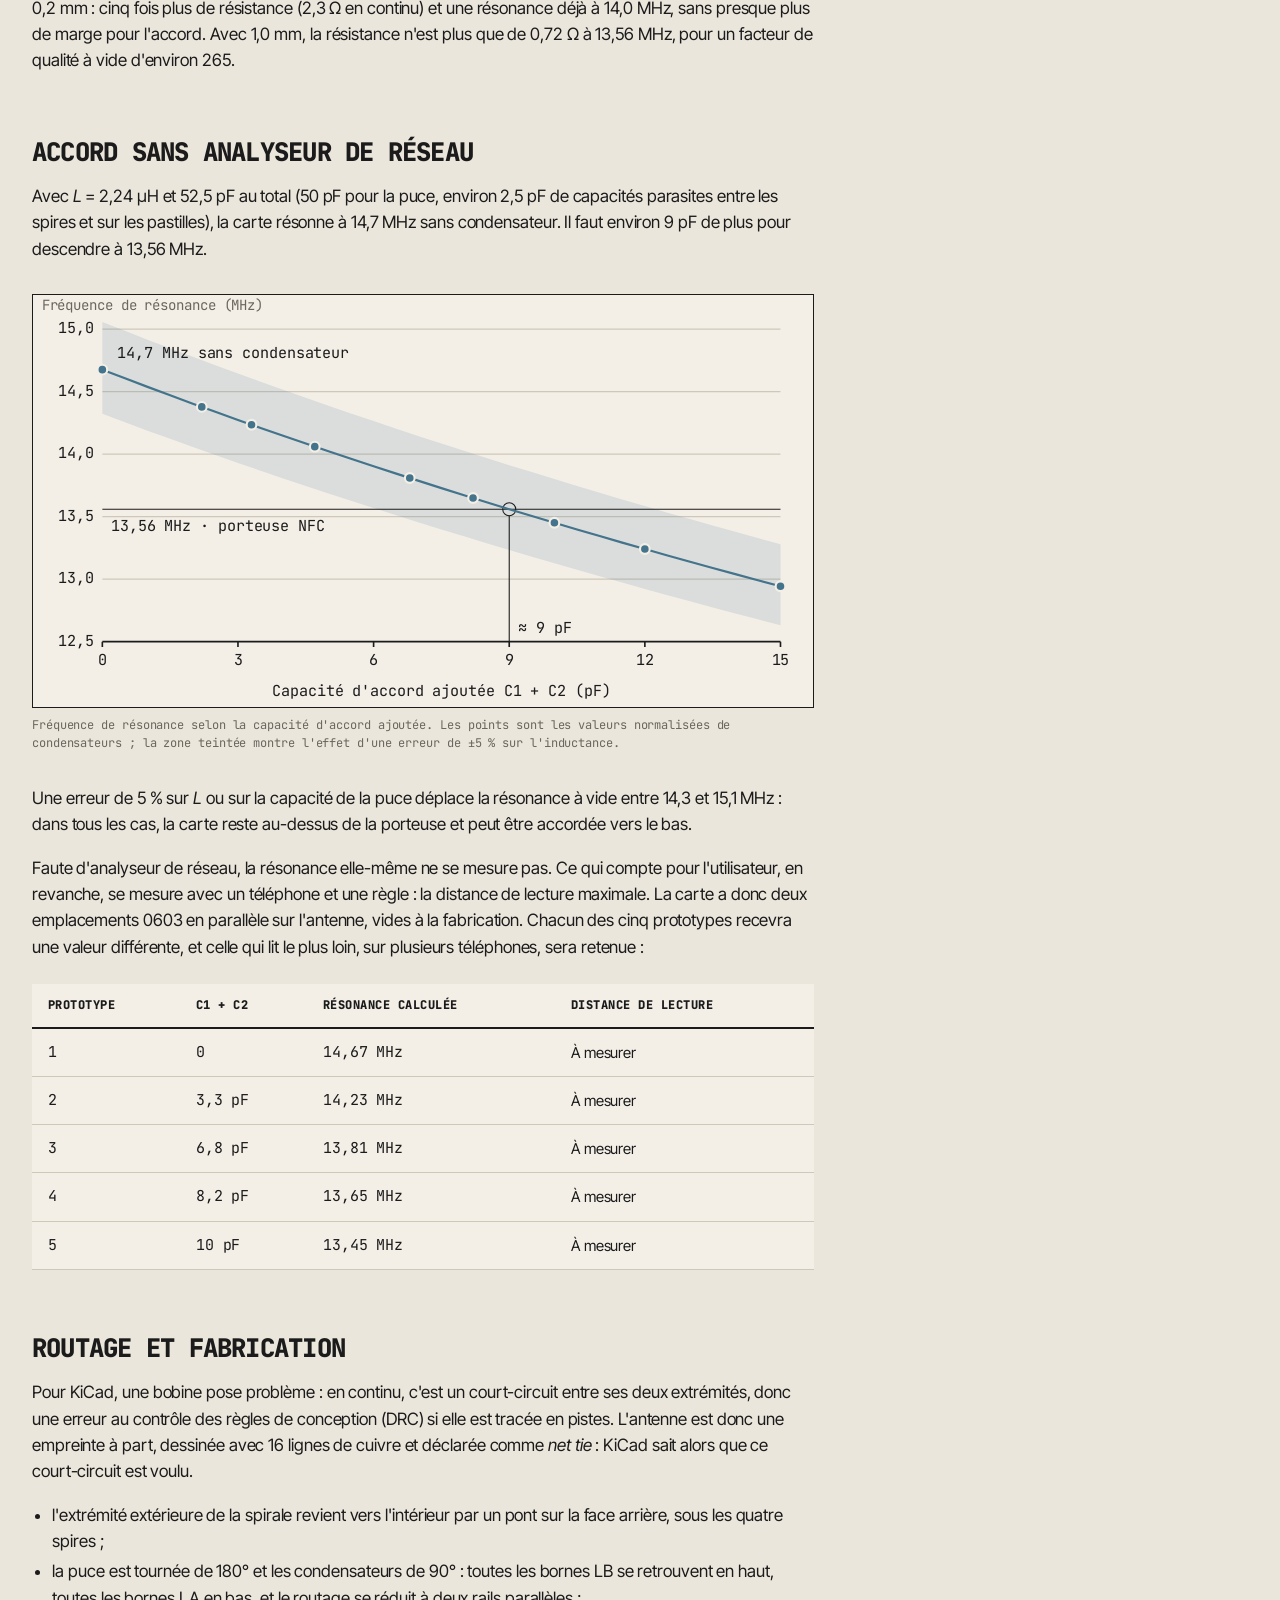
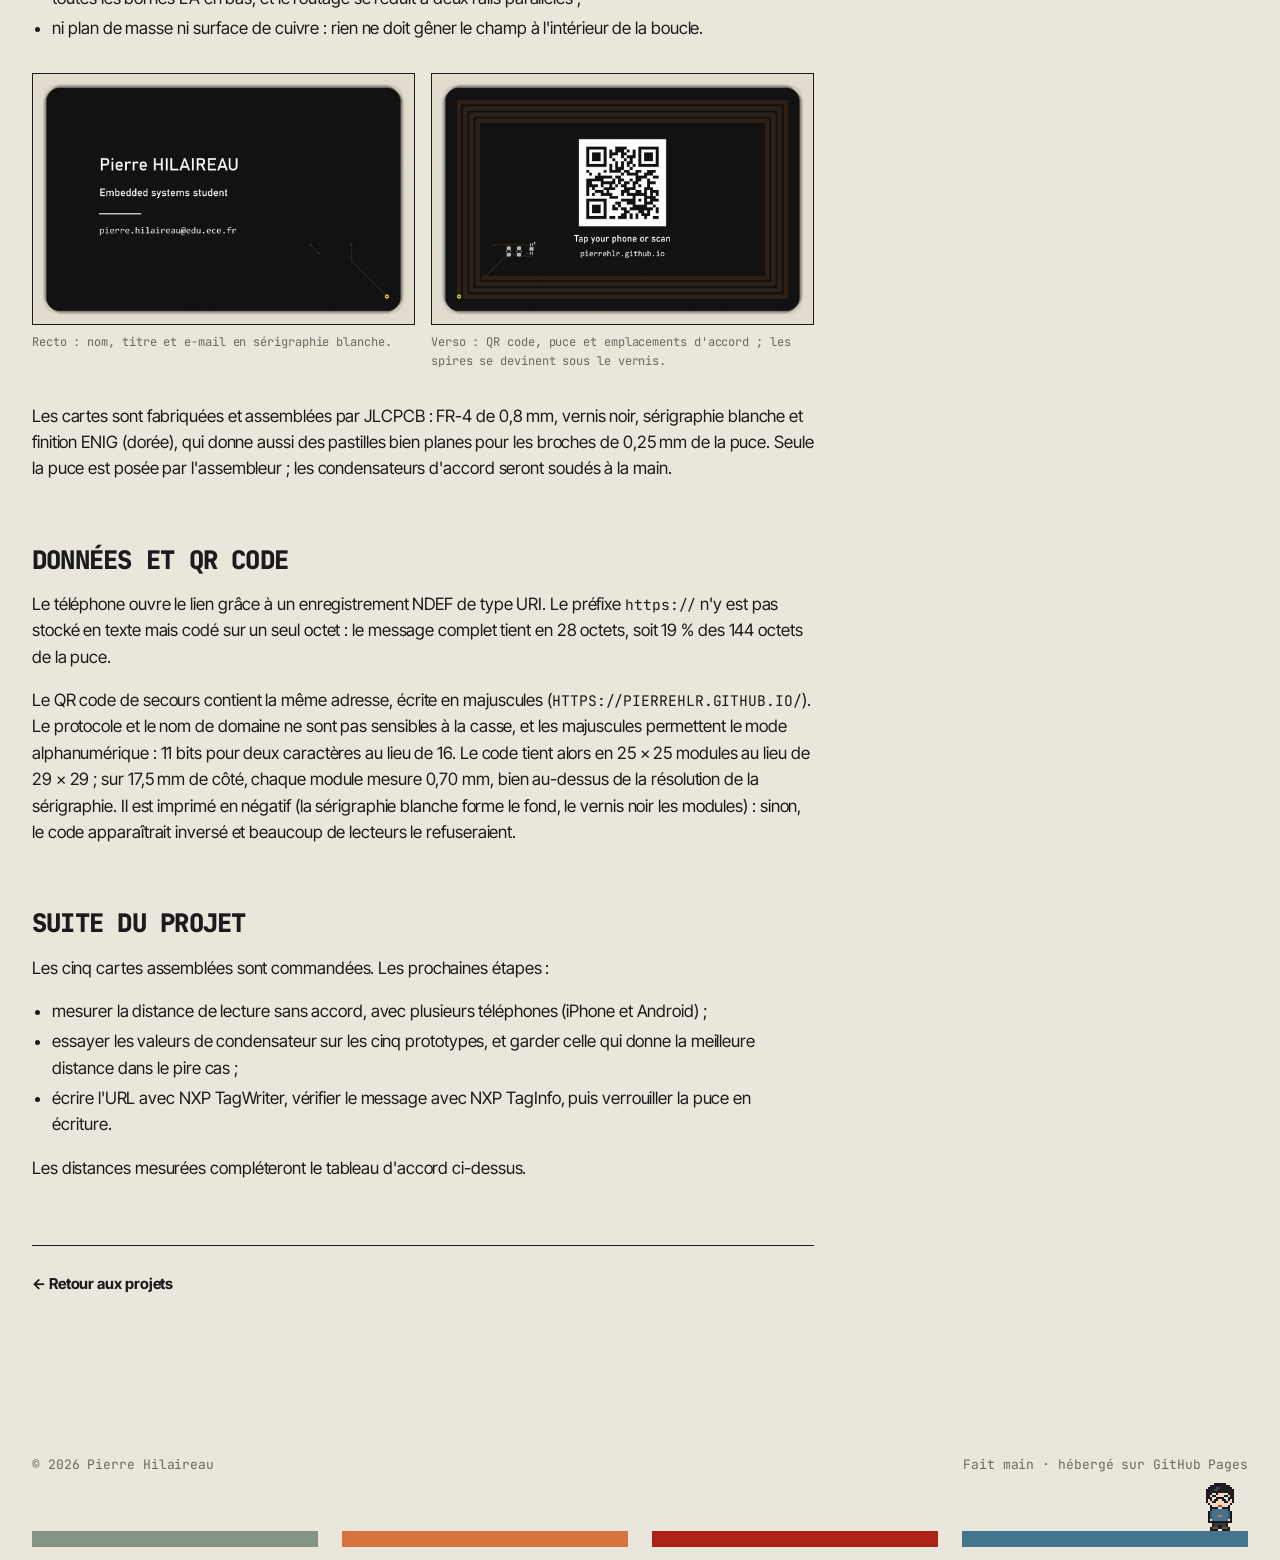
<file: projets/carte-nfc.html>
<!DOCTYPE html>
<html lang="fr">
<head>
  <meta charset="utf-8">
  <meta name="viewport" content="width=device-width, initial-scale=1">

  <title>Carte de visite NFC — Pierre Hilaireau</title>
  <meta name="description" content="Carte de visite en circuit imprimé qui ouvre mon portfolio au contact d'un téléphone : puce NFC NTAG213F, antenne gravée de 4 spires dimensionnée par le calcul, conception sous KiCad et fabrication JLCPCB.">
  <link rel="alternate" hreflang="fr" href="https://pierrehlr.github.io/projets/carte-nfc.html">
  <link rel="alternate" hreflang="en" href="https://pierrehlr.github.io/en/projects/nfc-business-card.html">

  <link rel="icon" href="../assets/img/favicon.svg" type="image/svg+xml">
  <link rel="preconnect" href="https://fonts.googleapis.com">
  <link rel="preconnect" href="https://fonts.gstatic.com" crossorigin>
  <link rel="stylesheet" href="https://fonts.googleapis.com/css2?family=Inter+Tight:wght@300;400;500;600;700;800&family=JetBrains+Mono:wght@400;800&display=swap">
  <link rel="stylesheet" href="../css/style.css">

  <script>
    try { var t = localStorage.getItem("theme"); if (t) document.documentElement.dataset.theme = t; } catch (e) {}
  </script>
  <script src="../js/main.js" defer></script>
</head>

<body>
  <a class="skip-link" href="#contenu">Aller au contenu</a>

  <header class="nav">
    <div class="container nav-inner">
      <a class="nav-brand" href="../index.html">Pierre Hilaireau</a>
      <nav class="nav-links" aria-label="Navigation principale">
        <a href="../index.html#projets">Projets</a>
        <a href="../index.html#competences">Compétences</a>
        <a href="../index.html#parcours">Parcours</a>
        <a href="../index.html#loisirs">Loisirs</a>
        <a href="../index.html#contact">Contact</a>
      </nav>
      <a class="lang-switch" href="../en/projects/nfc-business-card.html" hreflang="en" lang="en" title="English version">EN</a>
      <button class="theme-toggle" type="button" aria-label="Basculer entre thème clair et sombre">
        <svg class="icon-moon" viewBox="0 0 32 32" aria-hidden="true"><path d="M13.5 5.1A11 11 0 1 0 26.9 18.5 9 9 0 0 1 13.5 5.1z"/></svg>
        <svg class="icon-sun" viewBox="0 0 32 32" aria-hidden="true"><circle cx="16" cy="16" r="6"/><path d="M15 2h2v5h-2zM15 25h2v5h-2zM2 15h5v2H2zM25 15h5v2h-5z"/><path transform="rotate(45 16 16)" d="M15 2h2v5h-2zM15 25h2v5h-2zM2 15h5v2H2zM25 15h5v2h-5z"/></svg>
      </button>
    </div>
  </header>

  <main id="contenu">

    <!-- ===================== EN-TÊTE DU PROJET ===================== -->
    <section class="project-header">
      <div class="container">
        <span class="pixel pixel-project" data-pose="repos" aria-hidden="true"></span>
        <a class="back-link" href="../index.html#projets">← Tous les projets</a>
        <p class="eyebrow">Projet · Sept. 2026 · Projet personnel</p>
        <h1>Carte de visite NFC</h1>
        <p class="lead">
          Une carte de visite qui est aussi un circuit imprimé : on l'approche d'un téléphone,
          et elle ouvre ce portfolio. Ni pile, ni application, ni microcontrôleur.
          L'antenne est gravée dans le PCB et a été dimensionnée par le calcul,
          faute d'instrument pour la mesurer.
        </p>
        <ul class="tags"><li>KiCad</li><li>NFC 13,56&nbsp;MHz</li><li>Antenne imprimée</li><li>Python</li><li>JLCPCB</li></ul>

        <figure class="project-cover">
          <img src="../assets/img/projets/carte-nfc/rendu-3d.jpg" width="1200" height="750"
               alt="Rendu 3D KiCad de la carte, face QR code : vernis noir, quatre spires d'antenne sur le pourtour, QR code et texte « Tap your phone or scan »">
        </figure>
      </div>
    </section>

    <div class="container project-layout">

      <!-- ===================== FICHE TECHNIQUE ===================== -->
      <aside class="datasheet" aria-label="Fiche technique">
        <div class="datasheet-title"><span>Fiche technique</span><span>Rev A</span></div>
        <dl>
          <dt>Période</dt>
          <dd>Septembre 2026</dd>
          <dt>Cadre</dt>
          <dd>Projet personnel</dd>
          <dt>Puce</dt>
          <dd>NXP NTAG213F (NFC Forum Type 2, ISO/IEC 14443 A)</dd>
          <dt>Antenne</dt>
          <dd>4 spires gravées, 80 × 48&nbsp;mm, 2,24&nbsp;µH</dd>
          <dt>Carte</dt>
          <dd>Format carte bancaire (85,6 × 54&nbsp;mm), FR-4 0,8&nbsp;mm, vernis noir, finition ENIG</dd>
          <dt>Outils</dt>
          <dd>KiCad 10, Python, fabrication et assemblage JLCPCB</dd>
          <dt>État</dt>
          <dd>5 cartes assemblées commandées, mesures à venir</dd>
          <dt>Liens</dt>
          <dd><a href="https://github.com/PierreHlr/nfc-business-card" target="_blank" rel="noopener">Fichiers KiCad et calculs (GitHub)</a></dd>
        </dl>
      </aside>

      <!-- ===================== DESCRIPTION ===================== -->
      <article class="prose">

        <h2>Cahier des charges</h2>
        <p>
          Le but : qu'une personne arrive sur mon portfolio en approchant simplement son téléphone
          de la carte. J'ai fixé les exigences avant de dessiner quoi que ce soit :
        </p>
        <ul>
          <li>fonctionnement 100&nbsp;% passif : ni pile, ni alimentation, ni microcontrôleur ;</li>
          <li>lecture par les téléphones NFC courants (iPhone XS et plus récents, Android), sans application ;</li>
          <li>distance de lecture d'au moins 2&nbsp;cm, 3&nbsp;cm visés ;</li>
          <li>contenu protégé contre la réécriture ;</li>
          <li>un QR code de secours pour les téléphones sans NFC ;</li>
          <li>le format d'une carte bancaire, pour tenir dans un portefeuille.</li>
        </ul>

        <h2>Principe : un transformateur à 13,56&nbsp;MHz</h2>
        <p>
          À 13,56&nbsp;MHz, la longueur d'onde est de 22&nbsp;m. Un téléphone posé à quelques centimètres
          est donc en plein champ proche : rien n'est vraiment « rayonné ». La bobine du téléphone
          et l'antenne de la carte se comportent comme le primaire et le secondaire d'un transformateur
          à air, faiblement couplés.
        </p>
        <ul>
          <li><strong>Énergie</strong> : le champ du téléphone induit une tension dans l'antenne
            (loi de Faraday). La puce la redresse pour s'alimenter.</li>
          <li><strong>Réponse</strong> : la puce fait varier sa propre charge. Le téléphone perçoit
            cette variation à travers l'inductance mutuelle, et la décode.</li>
        </ul>
        <p>
          Au champ minimal prévu par la norme ISO/IEC 14443 (1,5&nbsp;A/m), l'antenne de la carte
          ne fournit que 2,0&nbsp;V efficaces à vide. C'est la résonance du circuit qui multiplie
          cette tension : tout le projet repose donc sur le dimensionnement de l'antenne.
        </p>

        <h2>Choix de la puce</h2>
        <p>
          Le premier candidat, la NXP NTAG213, n'est vendu qu'en wafer ou en module pour les fabricants
          de cartes : impossible à faire souder par un assembleur de PCB. Sa variante NTAG213F a la même
          mémoire (144&nbsp;octets) et la même capacité d'entrée (50&nbsp;pF), mais existe en boîtier
          soudable HXSON4 de 2,0 × 1,5&nbsp;mm, disponible chez JLCPCB.
        </p>
        <p>
          Le « F » ajoute une sortie de détection de champ (FD), prévue pour réveiller un microcontrôleur.
          Sans microcontrôleur, la datasheet impose deux précautions :
        </p>
        <ul>
          <li>FD ne doit pas rester en l'air : elle est reliée à la masse de la puce. En contrepartie,
            le mode veille (<code>SLEEP_EN</code>) ne doit jamais être activé à la programmation,
            sinon la carte deviendrait invisible ;</li>
          <li>le pad central reste non connecté : il n'est soudé que pour la tenue mécanique.</li>
        </ul>

        <h2>Schéma</h2>
        <p>
          Le schéma tient en trois éléments : l'antenne, la puce, et deux emplacements de condensateurs
          d'accord laissés vides à la fabrication.
        </p>
        <figure class="figure-svg">
          <svg viewBox="0 0 720 300" role="img" aria-labelledby="schema-titre">
            <title id="schema-titre">Schéma : l'antenne AE1, les condensateurs C1 et C2 non montés et la puce U1 sont en parallèle entre les nœuds LB et LA ; FD est reliée à GND et le pad central EP n'est pas connecté.</title>
            <!-- Rails LB (haut) et LA (bas), qui relient les trois composants en parallèle -->
            <path class="fil" d="M100,100 V60 H500 M100,200 V240 H500"/>
            <text class="t-aide" x="160" y="50">LB</text>
            <text class="t-aide" x="160" y="264">LA</text>
            <!-- AE1 : l'antenne, une bobine en cuivre -->
            <path class="cuivre" d="M100,100 a12.5,12.5 0 0 1 0,25 a12.5,12.5 0 0 1 0,25 a12.5,12.5 0 0 1 0,25 a12.5,12.5 0 0 1 0,25"/>
            <text class="t-ref" x="128" y="136">AE1</text>
            <text class="t-aide" x="128" y="156">antenne</text>
            <text class="t-aide" x="128" y="176">2,24 µH</text>
            <!-- C1 et C2 : condensateurs d'accord, non montés (DNP) -->
            <path class="fil dnp" d="M240,60 V142 M222,142 H258 M222,158 H258 M240,158 V240"/>
            <text class="t-ref" x="268" y="146">C1</text>
            <text class="t-aide" x="268" y="166">DNP</text>
            <path class="fil dnp" d="M350,60 V142 M332,142 H368 M332,158 H368 M350,158 V240"/>
            <text class="t-ref" x="378" y="146">C2</text>
            <text class="t-aide" x="378" y="166">DNP</text>
            <circle class="noeud" cx="240" cy="60" r="4"/>
            <circle class="noeud" cx="240" cy="240" r="4"/>
            <circle class="noeud" cx="350" cy="60" r="4"/>
            <circle class="noeud" cx="350" cy="240" r="4"/>
            <!-- U1 : la puce NTAG213F et ses broches -->
            <rect class="fil" x="500" y="30" width="140" height="240"/>
            <text class="t-aide" x="484" y="52" text-anchor="middle">2</text>
            <text class="t-aide" x="484" y="232" text-anchor="middle">4</text>
            <text x="510" y="65">LB</text>
            <text x="510" y="245">LA</text>
            <text class="t-ref" x="570" y="140" text-anchor="middle">U1</text>
            <text class="t-aide" x="570" y="162" text-anchor="middle">NTAG213F</text>
            <path class="fil" d="M640,100 H670 M640,160 H670 M640,220 H670"/>
            <text x="630" y="105" text-anchor="end">GND</text>
            <text x="630" y="165" text-anchor="end">FD</text>
            <text x="630" y="225" text-anchor="end">EP</text>
            <text class="t-aide" x="655" y="92" text-anchor="middle">1</text>
            <text class="t-aide" x="655" y="152" text-anchor="middle">3</text>
            <text class="t-aide" x="655" y="212" text-anchor="middle">5</text>
            <!-- FD reliée à GND ; EP non connecté (croix) -->
            <path class="fil" d="M670,100 H690 V160 H670"/>
            <path class="fil" d="M664,214 L676,226 M676,214 L664,226"/>
          </svg>
          <figcaption>Schéma de la carte. C1 et C2 (0603, C0G) ne sont pas posés par l'assembleur (DNP) : ils servent à l'accord et sont soudés à la main.</figcaption>
        </figure>

        <h2>Dimensionnement de l'antenne</h2>
        <p>
          L'antenne et la capacité d'entrée de la puce forment un circuit LC parallèle.
          La tension reçue par la puce est maximale quand ce circuit résonne à la fréquence
          de la porteuse :
        </p>
<pre><code><i>f</i><sub>0</sub> = 1 / (2π·√(<i>L</i>·<i>C</i><sub>tot</sub>))
<i>C</i><sub>tot</sub> = <i>C</i><sub>puce</sub> + <i>C</i><sub>parasite</sub> + <i>C</i><sub>accord</sub></code></pre>
        <p>
          J'ai visé une résonance <strong>un peu au-dessus</strong> de 13,56&nbsp;MHz, entre 14 et 15&nbsp;MHz,
          pour deux raisons. Un condensateur d'accord ne peut qu'ajouter de la capacité, donc seulement
          faire descendre la fréquence : une antenne trop haute se corrige, une antenne trop basse oblige
          à refaire le PCB. Et le téléphone lui-même désaccorde la carte, différemment selon le modèle :
          le meilleur réglage se trouve par la mesure. Avec les 50&nbsp;pF de la puce, cela demande
          une inductance de 2,1 à 2,6&nbsp;µH.
        </p>
        <p>
          L'antenne fait le tour de la carte (80 × 48&nbsp;mm), comme celle d'une carte bancaire
          sans contact, que tous les téléphones savent lire. Aucune surface de cuivre à l'intérieur :
          elle serait parcourue par des courants de Foucault qui s'opposent au champ.
        </p>

        <h2>Deux calculs indépendants</h2>
        <p>
          Sans analyseur de réseau, impossible de mesurer l'inductance avant de commander.
          Pour pouvoir faire confiance au calcul, je l'ai mené par deux méthodes qui ne partagent
          aucune hypothèse, et je n'ai retenu une géométrie que si elles concordaient :
        </p>
        <ul>
          <li><strong>Méthode de Greenhouse</strong> : la spirale est découpée en ses 16 segments droits.
            L'inductance totale est la somme des inductances propres de chaque segment et des inductances
            mutuelles de chaque paire de segments parallèles, obtenues en intégrant exactement la formule
            de Neumann. Le code a été validé sur une boucle carrée de 50&nbsp;mm : 210,6&nbsp;nH, contre
            210,5&nbsp;nH pour la formule analytique.</li>
          <li><strong>Formule empirique</strong> des antennes imprimées, issue de la note d'application
            AN2972 de STMicroelectronics.</li>
        </ul>
        <figure>
<pre><code><span class="c-keyword">def</span> _g(u, d):
    <span class="c-keyword">return</span> u * math.asinh(u / d) - math.sqrt(u * u + d * d)


<span class="c-keyword">def</span> mutual_parallel(a1, b1, a2, b2, d):
    <span class="c-comment">"""Exact mutual inductance of two parallel filaments.

    Filament 1 spans [a1, b1], filament 2 spans [a2, b2] along the same axis,
    distance d apart. Obtained by integrating the Neumann formula.
    """</span>
    <span class="c-keyword">return</span> MU0 / (4 * math.pi) * (
        _g(b1 - a2, d) - _g(a1 - a2, d) - _g(b1 - b2, d) + _g(a1 - b2, d)
    )</code></pre>
          <figcaption>Inductance mutuelle de deux segments parallèles, extrait de <code>calc/antenna.py</code> (Python, sans bibliothèque externe).</figcaption>
        </figure>
        <p>Les deux méthodes ont ensuite servi à choisir le nombre de spires et la largeur de piste :</p>
        <div class="table-wrap">
          <table>
            <thead>
              <tr><th>Spires</th><th>Piste</th><th><i>L</i> Greenhouse</th><th><i>L</i> empirique</th><th>Résonance sans accord</th></tr>
            </thead>
            <tbody>
              <tr><td class="num">3</td><td class="num">1,0&nbsp;mm</td><td class="num">1,44&nbsp;µH</td><td class="num">1,34&nbsp;µH</td><td class="num">18,3&nbsp;MHz</td></tr>
              <tr><td class="num">4</td><td class="num">0,5&nbsp;mm</td><td class="num">2,70&nbsp;µH</td><td class="num">2,67&nbsp;µH</td><td class="num">13,4&nbsp;MHz</td></tr>
              <tr><td class="num">4</td><td class="num">0,8&nbsp;mm</td><td class="num">2,40&nbsp;µH</td><td class="num">2,35&nbsp;µH</td><td class="num">14,2&nbsp;MHz</td></tr>
              <tr><td class="num ok">4</td><td class="num ok">1,0&nbsp;mm</td><td class="num ok">2,24&nbsp;µH</td><td class="num ok">2,18&nbsp;µH</td><td class="num ok">14,7&nbsp;MHz</td></tr>
              <tr><td class="num">5</td><td class="num">1,0&nbsp;mm</td><td class="num">3,11&nbsp;µH</td><td class="num">3,15&nbsp;µH</td><td class="num">12,5&nbsp;MHz</td></tr>
            </tbody>
          </table>
        </div>
        <p>
          Avec 3 spires, la résonance est bien trop haute. Avec 5, ou avec des pistes de 0,5&nbsp;mm,
          elle tombe déjà sous la porteuse, et aucun condensateur ne pourrait la remonter.
          4 spires de 1,0&nbsp;mm arrivent dans la fenêtre visée avec les pistes les plus larges,
          donc la résistance la plus faible. Les deux méthodes concordent à 2,5&nbsp;% près :
          je retiens <i>L</i> = 2,24&nbsp;µH.
        </p>
        <p>
          La largeur de piste compte vraiment : à 13,56&nbsp;MHz, l'effet de peau confine le courant
          sur environ 18&nbsp;µm de profondeur, la moitié de l'épaisseur du cuivre. Une première version
          de l'empreinte avait des pistes de 0,2&nbsp;mm : cinq fois plus de résistance (2,3&nbsp;Ω en
          continu) et une résonance déjà à 14,0&nbsp;MHz, sans presque plus de marge pour l'accord.
          Avec 1,0&nbsp;mm, la résistance n'est plus que de 0,72&nbsp;Ω à 13,56&nbsp;MHz, pour un facteur
          de qualité à vide d'environ 265.
        </p>

        <h2>Accord sans analyseur de réseau</h2>
        <p>
          Avec <i>L</i> = 2,24&nbsp;µH et 52,5&nbsp;pF au total (50&nbsp;pF pour la puce, environ 2,5&nbsp;pF
          de capacités parasites entre les spires et sur les pastilles), la carte résonne à 14,7&nbsp;MHz
          sans condensateur. Il faut environ 9&nbsp;pF de plus pour descendre à 13,56&nbsp;MHz.
        </p>
        <figure class="figure-svg">
          <svg viewBox="0 0 720 380" role="img" aria-labelledby="accord-titre">
            <title id="accord-titre">Fréquence de résonance en fonction de la capacité d'accord : 14,7 MHz sans condensateur, 13,56 MHz atteint vers 9 pF, 12,9 MHz à 15 pF.</title>
            <!-- Grille et axes (échelle : 41,7 px par pF, 115,4 px par MHz) -->
            <path class="grille" d="M64,262.3 H690 M64,204.6 H690 M64,146.9 H690 M64,89.2 H690 M64,31.5 H690"/>
            <path class="axe" d="M64,320 H690 M64,320 v5 M189.2,320 v5 M314.4,320 v5 M439.6,320 v5 M564.8,320 v5 M690,320 v5"/>
            <g class="t-aide" text-anchor="end">
              <text x="56" y="324">12,5</text><text x="56" y="266.3">13,0</text><text x="56" y="208.6">13,5</text>
              <text x="56" y="150.9">14,0</text><text x="56" y="93.2">14,5</text><text x="56" y="35.5">15,0</text>
            </g>
            <g class="t-aide" text-anchor="middle">
              <text x="64" y="342">0</text><text x="189.2" y="342">3</text><text x="314.4" y="342">6</text>
              <text x="439.6" y="342">9</text><text x="564.8" y="342">12</text><text x="690" y="342">15</text>
              <text x="377" y="370">Capacité d'accord ajoutée C1 + C2 (pF)</text>
            </g>
            <text class="t-aide" x="8" y="14">Fréquence de résonance (MHz)</text>
            <!-- Zone teintée : effet d'une erreur de ±5 % sur L -->
            <path class="bande" d="M64,24.9 L84.9,33.1 L105.7,41.2 L126.6,49.2 L147.5,57.1 L168.3,64.8 L189.2,72.5 L210.1,80.1 L230.9,87.5 L251.8,94.9 L272.7,102.2 L293.5,109.3 L314.4,116.4 L335.3,123.4 L356.1,130.3 L377,137.1 L397.9,143.8 L418.7,150.5 L439.6,157.1 L460.5,163.5 L481.3,169.9 L502.2,176.3 L523.1,182.5 L543.9,188.7 L564.8,194.8 L585.7,200.9 L606.5,206.8 L627.4,212.7 L648.3,218.6 L669.1,224.3 L690,230.1 L690,304.8 L669.1,299.4 L648.3,293.9 L627.4,288.4 L606.5,282.8 L585.7,277.1 L564.8,271.3 L543.9,265.5 L523.1,259.6 L502.2,253.7 L481.3,247.7 L460.5,241.6 L439.6,235.4 L418.7,229.2 L397.9,222.8 L377,216.4 L356.1,210 L335.3,203.4 L314.4,196.7 L293.5,190 L272.7,183.2 L251.8,176.3 L230.9,169.3 L210.1,162.2 L189.2,155 L168.3,147.7 L147.5,140.3 L126.6,132.8 L105.7,125.2 L84.9,117.5 L64,109.7 Z"/>
            <!-- Porteuse NFC à 13,56 MHz et point d'accord (≈ 9 pF) -->
            <path class="repere" d="M64,197.7 H690 M439.6,203.7 V320"/>
            <circle class="repere" cx="439.6" cy="197.7" r="6"/>
            <text x="72" y="218">13,56 MHz · porteuse NFC</text>
            <text x="448" y="312">≈ 9 pF</text>
            <!-- f0 = 1 / (2π √(L (52,5 pF + C))), L = 2,24 µH -->
            <path class="courbe" d="M64,68.9 L84.9,76.9 L105.7,84.8 L126.6,92.6 L147.5,100.3 L168.3,107.8 L189.2,115.3 L210.1,122.7 L230.9,129.9 L251.8,137.1 L272.7,144.2 L293.5,151.2 L314.4,158.1 L335.3,164.9 L356.1,171.6 L377,178.3 L397.9,184.8 L418.7,191.3 L439.6,197.7 L460.5,204 L481.3,210.3 L502.2,216.4 L523.1,222.5 L543.9,228.6 L564.8,234.5 L585.7,240.4 L606.5,246.2 L627.4,252 L648.3,257.7 L669.1,263.3 L690,268.9"/>
            <text x="78" y="58">14,7 MHz sans condensateur</text>
            <!-- Valeurs normalisées de condensateurs (le survol affiche la valeur) -->
            <g class="mesure"><title>0 pF → 14,67 MHz</title><circle class="zone" cx="64" cy="68.9" r="12"/><circle class="point" cx="64" cy="68.9" r="4.5"/></g>
            <g class="mesure"><title>2,2 pF → 14,38 MHz</title><circle class="zone" cx="155.8" cy="103.3" r="12"/><circle class="point" cx="155.8" cy="103.3" r="4.5"/></g>
            <g class="mesure"><title>3,3 pF → 14,23 MHz</title><circle class="zone" cx="201.7" cy="119.7" r="12"/><circle class="point" cx="201.7" cy="119.7" r="4.5"/></g>
            <g class="mesure"><title>4,7 pF → 14,06 MHz</title><circle class="zone" cx="260.1" cy="140" r="12"/><circle class="point" cx="260.1" cy="140" r="4.5"/></g>
            <g class="mesure"><title>6,8 pF → 13,81 MHz</title><circle class="zone" cx="347.8" cy="168.9" r="12"/><circle class="point" cx="347.8" cy="168.9" r="4.5"/></g>
            <g class="mesure"><title>8,2 pF → 13,65 MHz</title><circle class="zone" cx="406.2" cy="187.4" r="12"/><circle class="point" cx="406.2" cy="187.4" r="4.5"/></g>
            <g class="mesure"><title>10 pF → 13,45 MHz</title><circle class="zone" cx="481.3" cy="210.3" r="12"/><circle class="point" cx="481.3" cy="210.3" r="4.5"/></g>
            <g class="mesure"><title>12 pF → 13,24 MHz</title><circle class="zone" cx="564.8" cy="234.5" r="12"/><circle class="point" cx="564.8" cy="234.5" r="4.5"/></g>
            <g class="mesure"><title>15 pF → 12,94 MHz</title><circle class="zone" cx="690" cy="268.9" r="12"/><circle class="point" cx="690" cy="268.9" r="4.5"/></g>
          </svg>
          <figcaption>Fréquence de résonance selon la capacité d'accord ajoutée. Les points sont les valeurs normalisées de condensateurs ; la zone teintée montre l'effet d'une erreur de ±5&nbsp;% sur l'inductance.</figcaption>
        </figure>
        <p>
          Une erreur de 5&nbsp;% sur <i>L</i> ou sur la capacité de la puce déplace la résonance
          à vide entre 14,3 et 15,1&nbsp;MHz : dans tous les cas, la carte reste au-dessus de la porteuse
          et peut être accordée vers le bas.
        </p>
        <p>
          Faute d'analyseur de réseau, la résonance elle-même ne se mesure pas. Ce qui compte pour
          l'utilisateur, en revanche, se mesure avec un téléphone et une règle : la distance de lecture
          maximale. La carte a donc deux emplacements 0603 en parallèle sur l'antenne, vides à la fabrication.
          Chacun des cinq prototypes recevra une valeur différente, et celle qui lit le plus loin,
          sur plusieurs téléphones, sera retenue :
        </p>
        <div class="table-wrap">
          <table>
            <thead>
              <tr><th>Prototype</th><th>C1 + C2</th><th>Résonance calculée</th><th>Distance de lecture</th></tr>
            </thead>
            <tbody>
              <tr><td class="num">1</td><td class="num">0</td><td class="num">14,67&nbsp;MHz</td><td>À mesurer</td></tr>
              <tr><td class="num">2</td><td class="num">3,3&nbsp;pF</td><td class="num">14,23&nbsp;MHz</td><td>À mesurer</td></tr>
              <tr><td class="num">3</td><td class="num">6,8&nbsp;pF</td><td class="num">13,81&nbsp;MHz</td><td>À mesurer</td></tr>
              <tr><td class="num">4</td><td class="num">8,2&nbsp;pF</td><td class="num">13,65&nbsp;MHz</td><td>À mesurer</td></tr>
              <tr><td class="num">5</td><td class="num">10&nbsp;pF</td><td class="num">13,45&nbsp;MHz</td><td>À mesurer</td></tr>
            </tbody>
          </table>
        </div>

        <h2>Routage et fabrication</h2>
        <p>
          Pour KiCad, une bobine pose problème : en continu, c'est un court-circuit entre ses deux
          extrémités, donc une erreur au contrôle des règles de conception (DRC) si elle est tracée
          en pistes. L'antenne est donc une empreinte à part, dessinée avec 16 lignes de cuivre et déclarée
          comme <i>net tie</i> : KiCad sait alors que ce court-circuit est voulu.
        </p>
        <ul>
          <li>l'extrémité extérieure de la spirale revient vers l'intérieur par un pont sur la face arrière,
            sous les quatre spires ;</li>
          <li>la puce est tournée de 180° et les condensateurs de 90° : toutes les bornes LB se retrouvent
            en haut, toutes les bornes LA en bas, et le routage se réduit à deux rails parallèles ;</li>
          <li>ni plan de masse ni surface de cuivre : rien ne doit gêner le champ à l'intérieur de la boucle.</li>
        </ul>
        <div class="figure-row">
          <figure>
            <img src="../assets/img/projets/carte-nfc/recto.jpg" width="1200" height="788" loading="lazy"
                 alt="Recto de la carte : « Pierre HILAIREAU », « Embedded systems student » et adresse e-mail en blanc sur fond noir">
            <figcaption>Recto : nom, titre et e-mail en sérigraphie blanche.</figcaption>
          </figure>
          <figure>
            <img src="../assets/img/projets/carte-nfc/verso.jpg" width="1200" height="788" loading="lazy"
                 alt="Verso de la carte : QR code au centre, puce et condensateurs à gauche, quatre spires d'antenne sur le pourtour">
            <figcaption>Verso : QR code, puce et emplacements d'accord ; les spires se devinent sous le vernis.</figcaption>
          </figure>
        </div>
        <p>
          Les cartes sont fabriquées et assemblées par JLCPCB : FR-4 de 0,8&nbsp;mm, vernis noir,
          sérigraphie blanche et finition ENIG (dorée), qui donne aussi des pastilles bien planes pour
          les broches de 0,25&nbsp;mm de la puce. Seule la puce est posée par l'assembleur ;
          les condensateurs d'accord seront soudés à la main.
        </p>

        <h2>Données et QR code</h2>
        <p>
          Le téléphone ouvre le lien grâce à un enregistrement NDEF de type URI. Le préfixe
          <code>https://</code> n'y est pas stocké en texte mais codé sur un seul octet :
          le message complet tient en 28&nbsp;octets, soit 19&nbsp;% des 144&nbsp;octets de la puce.
        </p>
        <p>
          Le QR code de secours contient la même adresse, écrite en majuscules
          (<code>HTTPS://PIERREHLR.GITHUB.IO/</code>). Le protocole et le nom de domaine ne sont pas
          sensibles à la casse, et les majuscules permettent le mode alphanumérique : 11&nbsp;bits pour
          deux caractères au lieu de 16. Le code tient alors en 25 × 25 modules au lieu de 29 × 29 ;
          sur 17,5&nbsp;mm de côté, chaque module mesure 0,70&nbsp;mm, bien au-dessus de la résolution
          de la sérigraphie. Il est imprimé en négatif (la sérigraphie blanche forme le fond, le vernis noir
          les modules) : sinon, le code apparaîtrait inversé et beaucoup de lecteurs le refuseraient.
        </p>

        <h2>Suite du projet</h2>
        <p>Les cinq cartes assemblées sont commandées. Les prochaines étapes :</p>
        <ul>
          <li>mesurer la distance de lecture sans accord, avec plusieurs téléphones (iPhone et Android) ;</li>
          <li>essayer les valeurs de condensateur sur les cinq prototypes, et garder celle qui donne
            la meilleure distance dans le pire cas ;</li>
          <li>écrire l'URL avec NXP TagWriter, vérifier le message avec NXP TagInfo, puis verrouiller
            la puce en écriture.</li>
        </ul>
        <p>Les distances mesurées compléteront le tableau d'accord ci-dessus.</p>

        <div class="project-end">
          <a class="back-link" href="../index.html#projets">← Retour aux projets</a>
        </div>
      </article>

    </div>
  </main>

  <footer class="footer">
    <span class="pixel pixel-xs pixel-footer" data-pose="repos" aria-hidden="true"></span>
    <div class="container footer-inner">
      <span>© <span data-annee>2026</span> Pierre Hilaireau</span>
      <span>Fait main · hébergé sur GitHub Pages</span>
    </div>
  </footer>
</body>
</html>
</file>
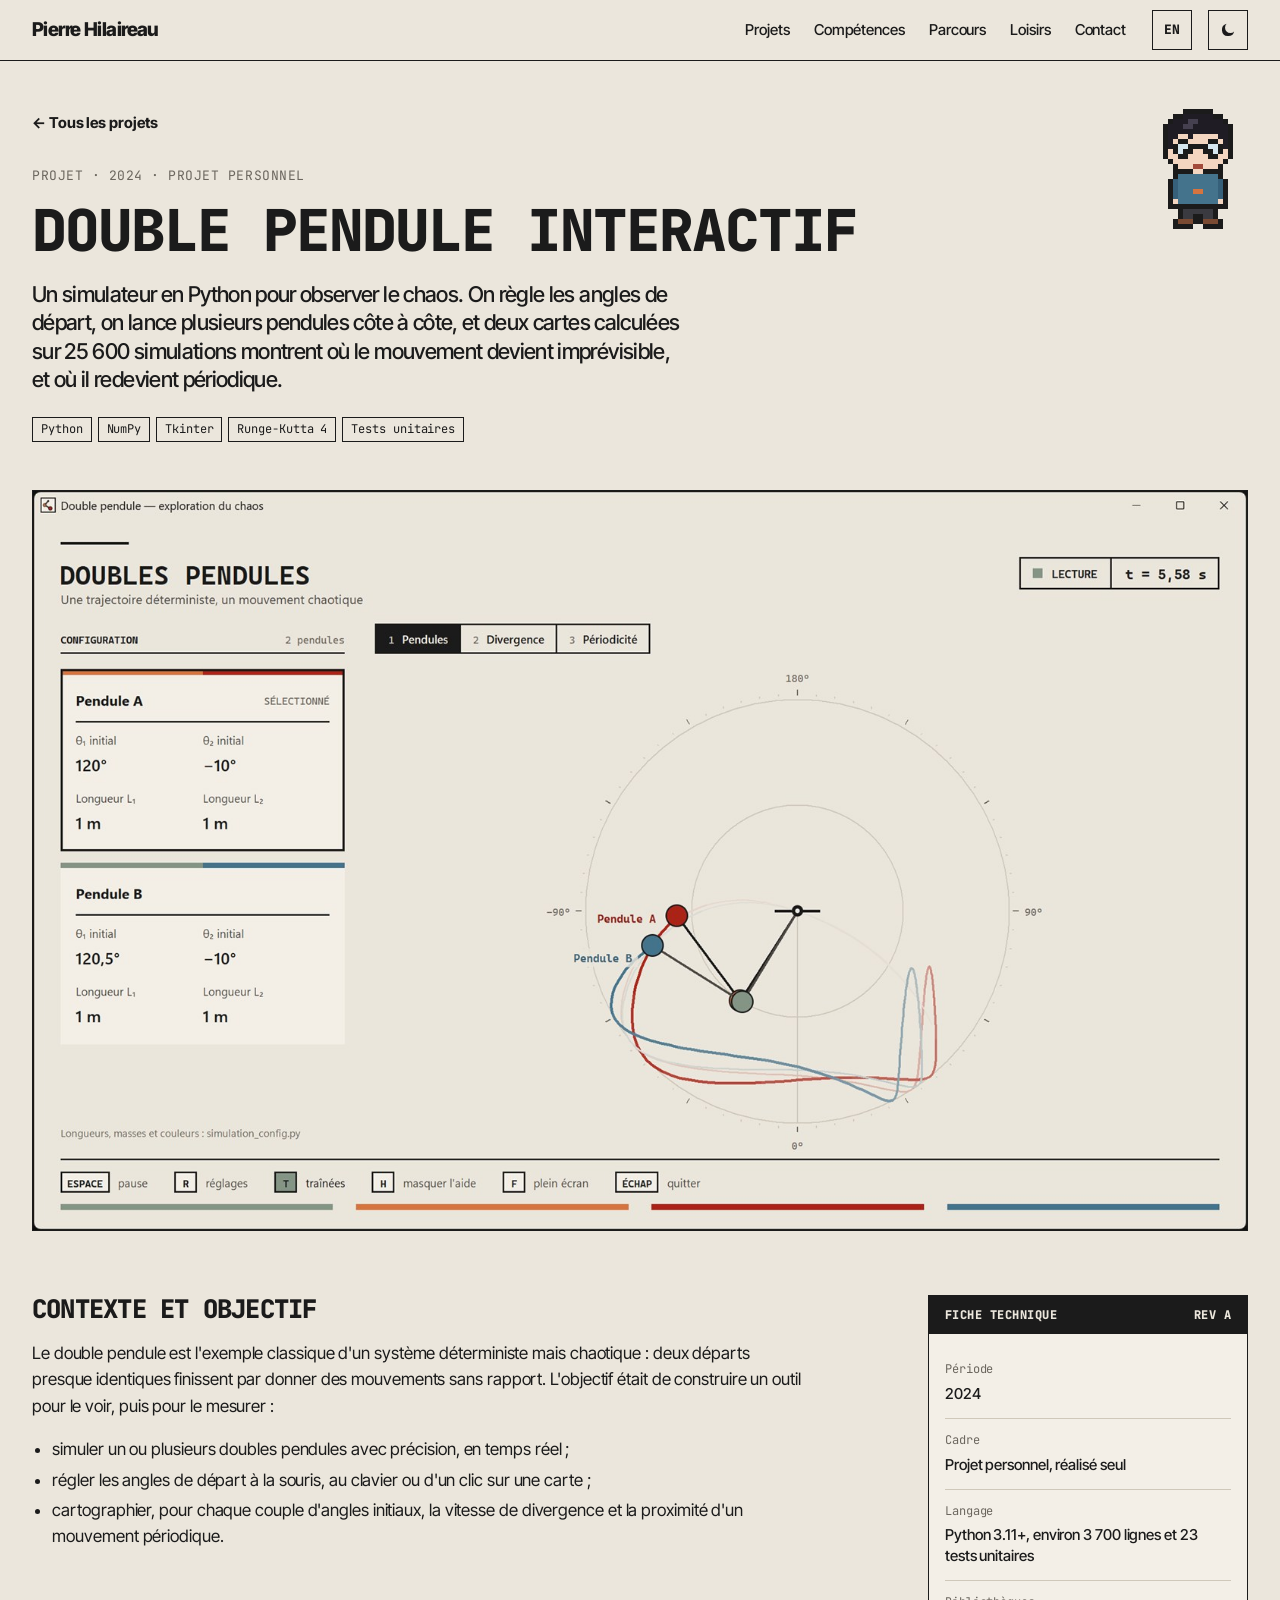
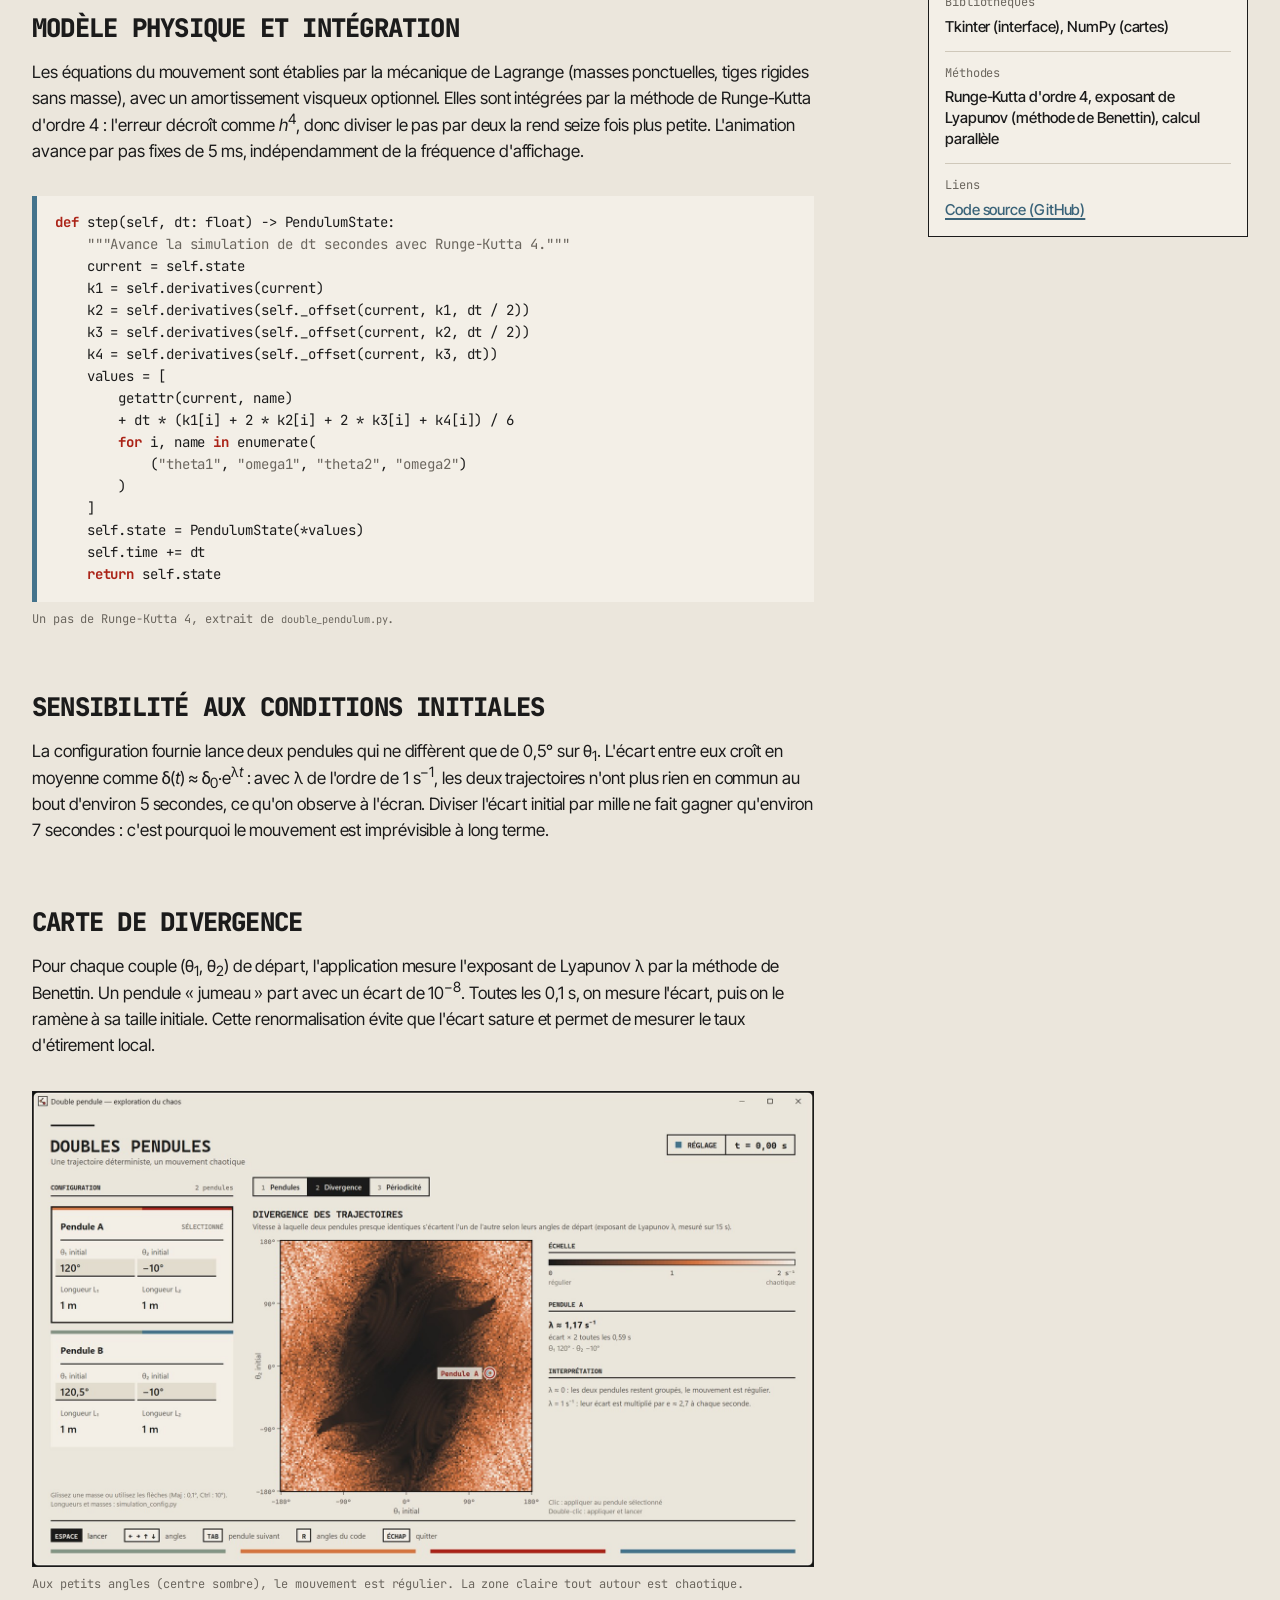
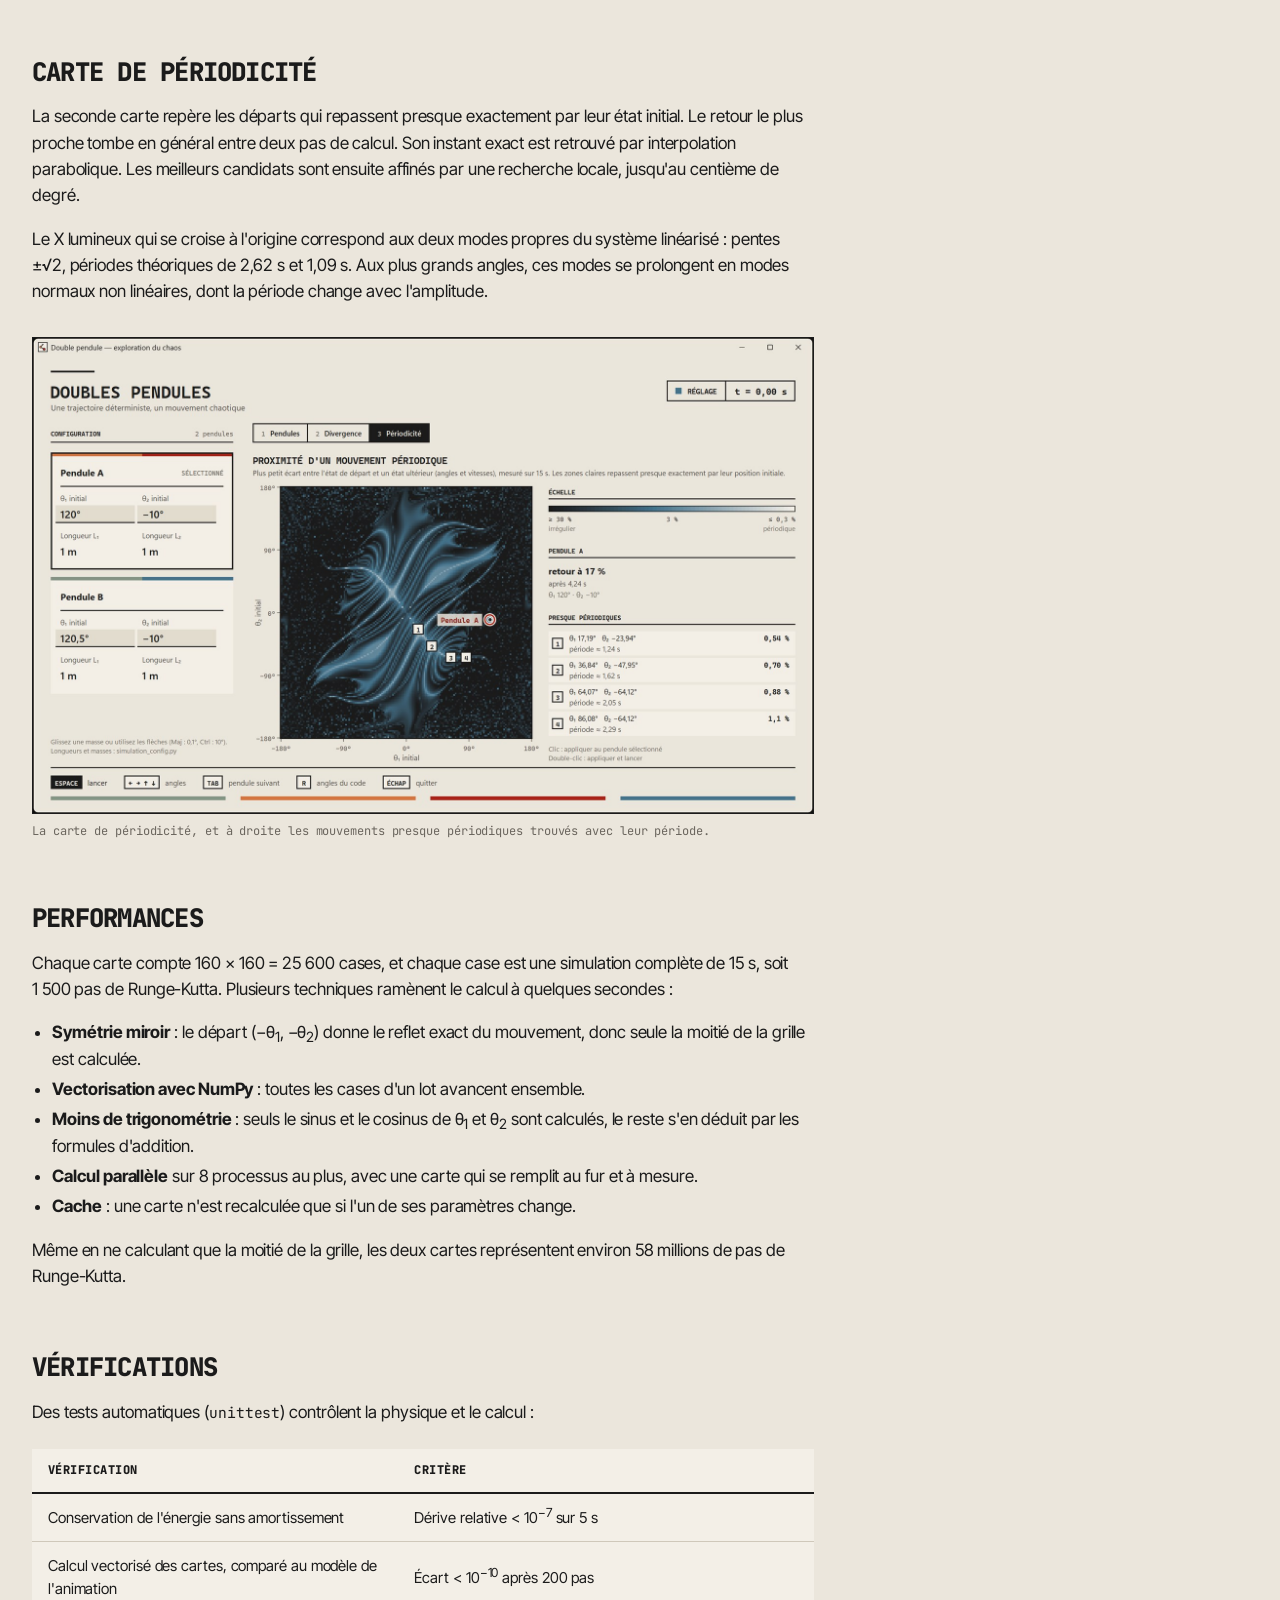
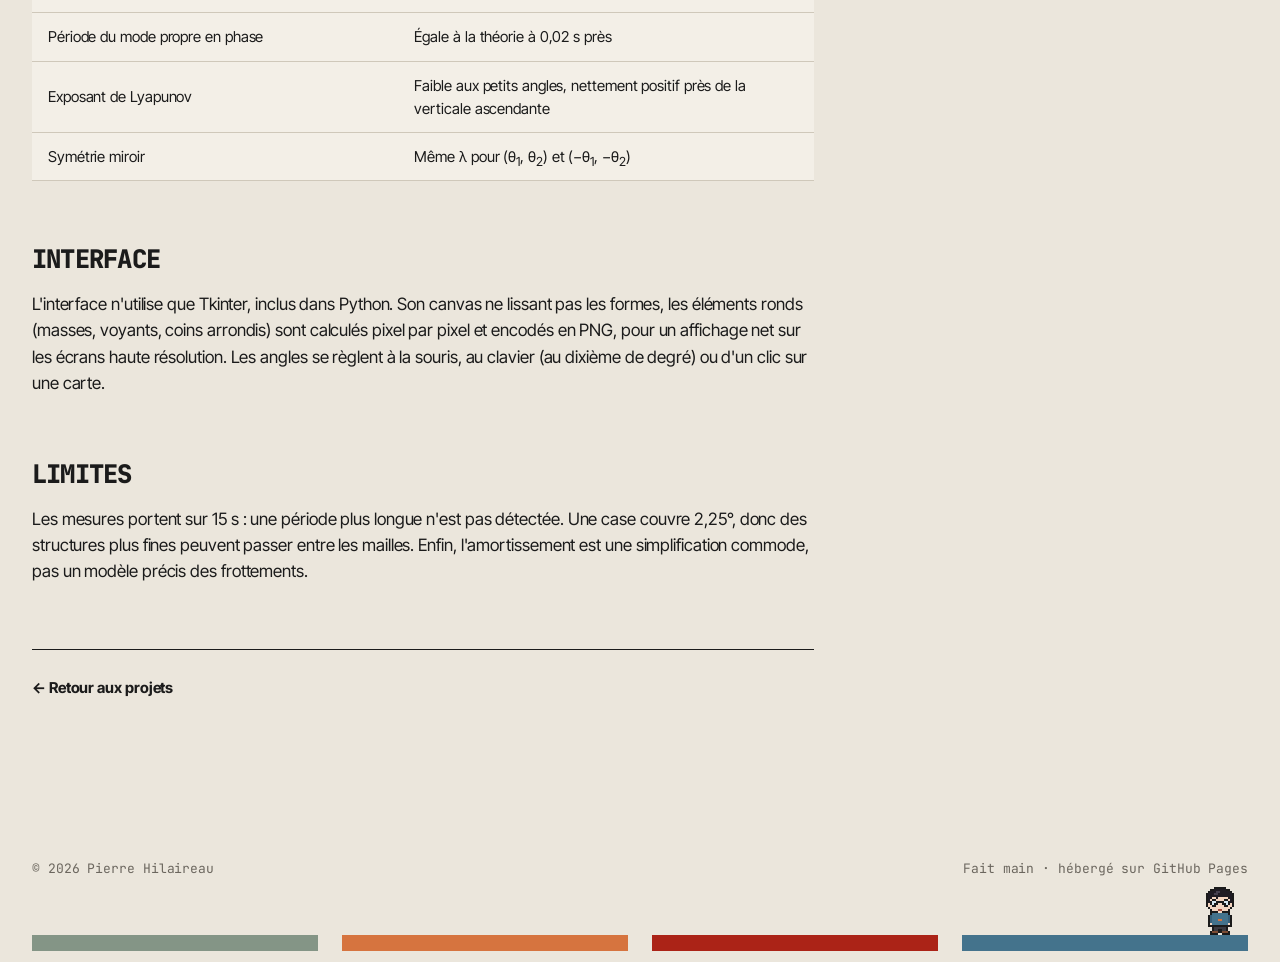
<file: projets/double-pendule.html>
<!DOCTYPE html>
<html lang="fr">
<head>
  <meta charset="utf-8">
  <meta name="viewport" content="width=device-width, initial-scale=1">

  <title>Double pendule interactif — Pierre Hilaireau</title>
  <meta name="description" content="Simulateur de double pendule en Python : intégration Runge-Kutta 4, carte du chaos par exposant de Lyapunov et recherche de mouvements périodiques.">
  <link rel="alternate" hreflang="fr" href="https://pierrehlr.github.io/projets/double-pendule.html">
  <link rel="alternate" hreflang="en" href="https://pierrehlr.github.io/en/projects/double-pendulum.html">


  <link rel="icon" href="../assets/img/favicon.svg" type="image/svg+xml">
  <link rel="preconnect" href="https://fonts.googleapis.com">
  <link rel="preconnect" href="https://fonts.gstatic.com" crossorigin>
  <link rel="stylesheet" href="https://fonts.googleapis.com/css2?family=Inter+Tight:wght@300;400;500;600;700;800&family=JetBrains+Mono:wght@400;800&display=swap">
  <link rel="stylesheet" href="../css/style.css">

  <script>
    try { var t = localStorage.getItem("theme"); if (t) document.documentElement.dataset.theme = t; } catch (e) {}
  </script>
  <script src="../js/main.js" defer></script>
</head>

<body>
  <a class="skip-link" href="#contenu">Aller au contenu</a>

  <header class="nav">
    <div class="container nav-inner">
      <a class="nav-brand" href="../index.html">Pierre Hilaireau</a>
      <nav class="nav-links" aria-label="Navigation principale">
        <a href="../index.html#projets">Projets</a>
        <a href="../index.html#competences">Compétences</a>
        <a href="../index.html#parcours">Parcours</a>
        <a href="../index.html#loisirs">Loisirs</a>
        <a href="../index.html#contact">Contact</a>
      </nav>
      <a class="lang-switch" href="../en/projects/double-pendulum.html" hreflang="en" lang="en" title="English version">EN</a>
      <button class="theme-toggle" type="button" aria-label="Basculer entre thème clair et sombre">
        <svg class="icon-moon" viewBox="0 0 32 32" aria-hidden="true"><path d="M13.5 5.1A11 11 0 1 0 26.9 18.5 9 9 0 0 1 13.5 5.1z"/></svg>
        <svg class="icon-sun" viewBox="0 0 32 32" aria-hidden="true"><circle cx="16" cy="16" r="6"/><path d="M15 2h2v5h-2zM15 25h2v5h-2zM2 15h5v2H2zM25 15h5v2h-5z"/><path transform="rotate(45 16 16)" d="M15 2h2v5h-2zM15 25h2v5h-2zM2 15h5v2H2zM25 15h5v2h-5z"/></svg>
      </button>
    </div>
  </header>

  <main id="contenu">

    <!-- ===================== EN-TÊTE DU PROJET ===================== -->
    <section class="project-header grid-bg">
      <div class="container">
        <span class="pixel pixel-project" data-pose="repos" aria-hidden="true"></span>
        <a class="back-link" href="../index.html#projets">← Tous les projets</a>
        <p class="eyebrow">Projet · 2024 · Projet personnel</p>
        <h1>Double pendule interactif</h1>
        <p class="lead">
          Un simulateur en Python pour observer le chaos. On règle les angles de départ,
          on lance plusieurs pendules côte à côte, et deux cartes calculées sur
          25&nbsp;600 simulations montrent où le mouvement devient imprévisible,
          et où il redevient périodique.
        </p>
        <ul class="tags"><li>Python</li><li>NumPy</li><li>Tkinter</li><li>Runge-Kutta 4</li><li>Tests unitaires</li></ul>

        <figure class="project-cover">
          <img src="../assets/img/projets/double-pendule/simulation.jpg" width="1600" height="974"
               alt="Interface du simulateur : deux doubles pendules partis à 0,5° d'écart, dont les trajectoires se séparent">
        </figure>
      </div>
    </section>

    <div class="container project-layout">

      <!-- ===================== FICHE TECHNIQUE ===================== -->
      <aside class="datasheet" aria-label="Fiche technique">
        <div class="datasheet-title"><span>Fiche technique</span><span>Rev A</span></div>
        <dl>
          <dt>Période</dt>
          <dd>2024</dd>
          <dt>Cadre</dt>
          <dd>Projet personnel, réalisé seul</dd>
          <dt>Langage</dt>
          <dd>Python 3.11+, environ 3&nbsp;700 lignes et 23 tests unitaires</dd>
          <dt>Bibliothèques</dt>
          <dd>Tkinter (interface), NumPy (cartes)</dd>
          <dt>Méthodes</dt>
          <dd>Runge-Kutta d'ordre 4, exposant de Lyapunov (méthode de Benettin), calcul parallèle</dd>
          <dt>Liens</dt>
          <dd><a href="https://github.com/PierreHlr/double-pendule" target="_blank" rel="noopener">Code source (GitHub)</a></dd>
        </dl>
      </aside>

      <!-- ===================== DESCRIPTION ===================== -->
      <article class="prose">

        <h2>Contexte et objectif</h2>
        <p>
          Le double pendule est l'exemple classique d'un système déterministe mais chaotique :
          deux départs presque identiques finissent par donner des mouvements sans rapport.
          L'objectif était de construire un outil pour le voir, puis pour le mesurer :
        </p>
        <ul>
          <li>simuler un ou plusieurs doubles pendules avec précision, en temps réel ;</li>
          <li>régler les angles de départ à la souris, au clavier ou d'un clic sur une carte ;</li>
          <li>cartographier, pour chaque couple d'angles initiaux, la vitesse de divergence
            et la proximité d'un mouvement périodique.</li>
        </ul>

        <h2>Modèle physique et intégration</h2>
        <p>
          Les équations du mouvement sont établies par la mécanique de Lagrange (masses ponctuelles,
          tiges rigides sans masse), avec un amortissement visqueux optionnel. Elles sont intégrées
          par la méthode de Runge-Kutta d'ordre&nbsp;4 : l'erreur décroît comme <i>h</i><sup>4</sup>,
          donc diviser le pas par deux la rend seize fois plus petite. L'animation avance par pas
          fixes de 5&nbsp;ms, indépendamment de la fréquence d'affichage.
        </p>
        <figure>
<pre><code><span class="c-keyword">def</span> step(self, dt: float) -&gt; PendulumState:
    <span class="c-comment">"""Avance la simulation de dt secondes avec Runge-Kutta 4."""</span>
    current = self.state
    k1 = self.derivatives(current)
    k2 = self.derivatives(self._offset(current, k1, dt / 2))
    k3 = self.derivatives(self._offset(current, k2, dt / 2))
    k4 = self.derivatives(self._offset(current, k3, dt))
    values = [
        getattr(current, name)
        + dt * (k1[i] + 2 * k2[i] + 2 * k3[i] + k4[i]) / 6
        <span class="c-keyword">for</span> i, name <span class="c-keyword">in</span> enumerate(
            (<span class="c-comment">"theta1"</span>, <span class="c-comment">"omega1"</span>, <span class="c-comment">"theta2"</span>, <span class="c-comment">"omega2"</span>)
        )
    ]
    self.state = PendulumState(*values)
    self.time += dt
    <span class="c-keyword">return</span> self.state</code></pre>
          <figcaption>Un pas de Runge-Kutta 4, extrait de <code>double_pendulum.py</code>.</figcaption>
        </figure>

        <h2>Sensibilité aux conditions initiales</h2>
        <p>
          La configuration fournie lance deux pendules qui ne diffèrent que de 0,5° sur θ<sub>1</sub>.
          L'écart entre eux croît en moyenne comme δ(<i>t</i>) ≈ δ<sub>0</sub>·e<sup>λ<i>t</i></sup> :
          avec λ de l'ordre de 1&nbsp;s<sup>−1</sup>, les deux trajectoires n'ont plus rien en commun
          au bout d'environ 5 secondes, ce qu'on observe à l'écran. Diviser l'écart initial par mille
          ne fait gagner qu'environ 7 secondes : c'est pourquoi le mouvement est imprévisible à long terme.
        </p>

        <h2>Carte de divergence</h2>
        <p>
          Pour chaque couple (θ<sub>1</sub>, θ<sub>2</sub>) de départ, l'application mesure l'exposant
          de Lyapunov λ par la méthode de Benettin. Un pendule « jumeau » part avec un écart de 10<sup>−8</sup>.
          Toutes les 0,1&nbsp;s, on mesure l'écart, puis on le ramène à sa taille initiale. Cette
          renormalisation évite que l'écart sature et permet de mesurer le taux d'étirement local.
        </p>
        <figure>
          <img src="../assets/img/projets/double-pendule/carte-divergence.jpg" width="1600" height="974" loading="lazy"
               alt="Carte de divergence : îlot régulier sombre au centre, zone chaotique claire autour">
          <figcaption>Aux petits angles (centre sombre), le mouvement est régulier. La zone claire tout autour est chaotique.</figcaption>
        </figure>

        <h2>Carte de périodicité</h2>
        <p>
          La seconde carte repère les départs qui repassent presque exactement par leur état initial.
          Le retour le plus proche tombe en général entre deux pas de calcul. Son instant exact est
          retrouvé par interpolation parabolique. Les meilleurs candidats sont ensuite affinés par
          une recherche locale, jusqu'au centième de degré.
        </p>
        <p>
          Le X lumineux qui se croise à l'origine correspond aux deux modes propres du système linéarisé :
          pentes ±√2, périodes théoriques de 2,62&nbsp;s et 1,09&nbsp;s. Aux plus grands angles,
          ces modes se prolongent en modes normaux non linéaires, dont la période change avec l'amplitude.
        </p>
        <figure>
          <img src="../assets/img/projets/double-pendule/carte-periodicite.jpg" width="1600" height="974" loading="lazy"
               alt="Carte de périodicité : courbes claires des modes propres et liste des mouvements presque périodiques">
          <figcaption>La carte de périodicité, et à droite les mouvements presque périodiques trouvés avec leur période.</figcaption>
        </figure>

        <h2>Performances</h2>
        <p>
          Chaque carte compte 160 × 160 = 25&nbsp;600 cases, et chaque case est une simulation complète
          de 15&nbsp;s, soit 1&nbsp;500 pas de Runge-Kutta. Plusieurs techniques ramènent le calcul
          à quelques secondes :
        </p>
        <ul>
          <li><strong>Symétrie miroir</strong> : le départ (−θ<sub>1</sub>, −θ<sub>2</sub>) donne le reflet
            exact du mouvement, donc seule la moitié de la grille est calculée.</li>
          <li><strong>Vectorisation avec NumPy</strong> : toutes les cases d'un lot avancent ensemble.</li>
          <li><strong>Moins de trigonométrie</strong> : seuls le sinus et le cosinus de θ<sub>1</sub> et θ<sub>2</sub>
            sont calculés, le reste s'en déduit par les formules d'addition.</li>
          <li><strong>Calcul parallèle</strong> sur 8 processus au plus, avec une carte qui se remplit au fur et à mesure.</li>
          <li><strong>Cache</strong> : une carte n'est recalculée que si l'un de ses paramètres change.</li>
        </ul>
        <p>
          Même en ne calculant que la moitié de la grille, les deux cartes représentent environ
          58 millions de pas de Runge-Kutta.
        </p>

        <h2>Vérifications</h2>
        <p>Des tests automatiques (<code>unittest</code>) contrôlent la physique et le calcul :</p>
        <div class="table-wrap">
          <table>
            <thead>
              <tr><th>Vérification</th><th>Critère</th></tr>
            </thead>
            <tbody>
              <tr><td>Conservation de l'énergie sans amortissement</td><td>Dérive relative &lt; 10<sup>−7</sup> sur 5&nbsp;s</td></tr>
              <tr><td>Calcul vectorisé des cartes, comparé au modèle de l'animation</td><td>Écart &lt; 10<sup>−10</sup> après 200 pas</td></tr>
              <tr><td>Période du mode propre en phase</td><td>Égale à la théorie à 0,02&nbsp;s près</td></tr>
              <tr><td>Exposant de Lyapunov</td><td>Faible aux petits angles, nettement positif près de la verticale ascendante</td></tr>
              <tr><td>Symétrie miroir</td><td>Même λ pour (θ<sub>1</sub>, θ<sub>2</sub>) et (−θ<sub>1</sub>, −θ<sub>2</sub>)</td></tr>
            </tbody>
          </table>
        </div>

        <h2>Interface</h2>
        <p>
          L'interface n'utilise que Tkinter, inclus dans Python. Son canvas ne lissant pas les formes,
          les éléments ronds (masses, voyants, coins arrondis) sont calculés pixel par pixel et encodés
          en PNG, pour un affichage net sur les écrans haute résolution. Les angles se règlent à la souris,
          au clavier (au dixième de degré) ou d'un clic sur une carte.
        </p>

        <h2>Limites</h2>
        <p>
          Les mesures portent sur 15&nbsp;s : une période plus longue n'est pas détectée.
          Une case couvre 2,25°, donc des structures plus fines peuvent passer entre les mailles.
          Enfin, l'amortissement est une simplification commode, pas un modèle précis des frottements.
        </p>

        <div class="project-end">
          <a class="back-link" href="../index.html#projets">← Retour aux projets</a>
        </div>
      </article>

    </div>
  </main>

  <footer class="footer">
    <span class="pixel pixel-xs pixel-footer" data-pose="repos" aria-hidden="true"></span>
    <div class="container footer-inner">
      <span>© <span data-annee>2026</span> Pierre Hilaireau</span>
      <span>Fait main · hébergé sur GitHub Pages</span>
    </div>
  </footer>
</body>
</html>
</file>
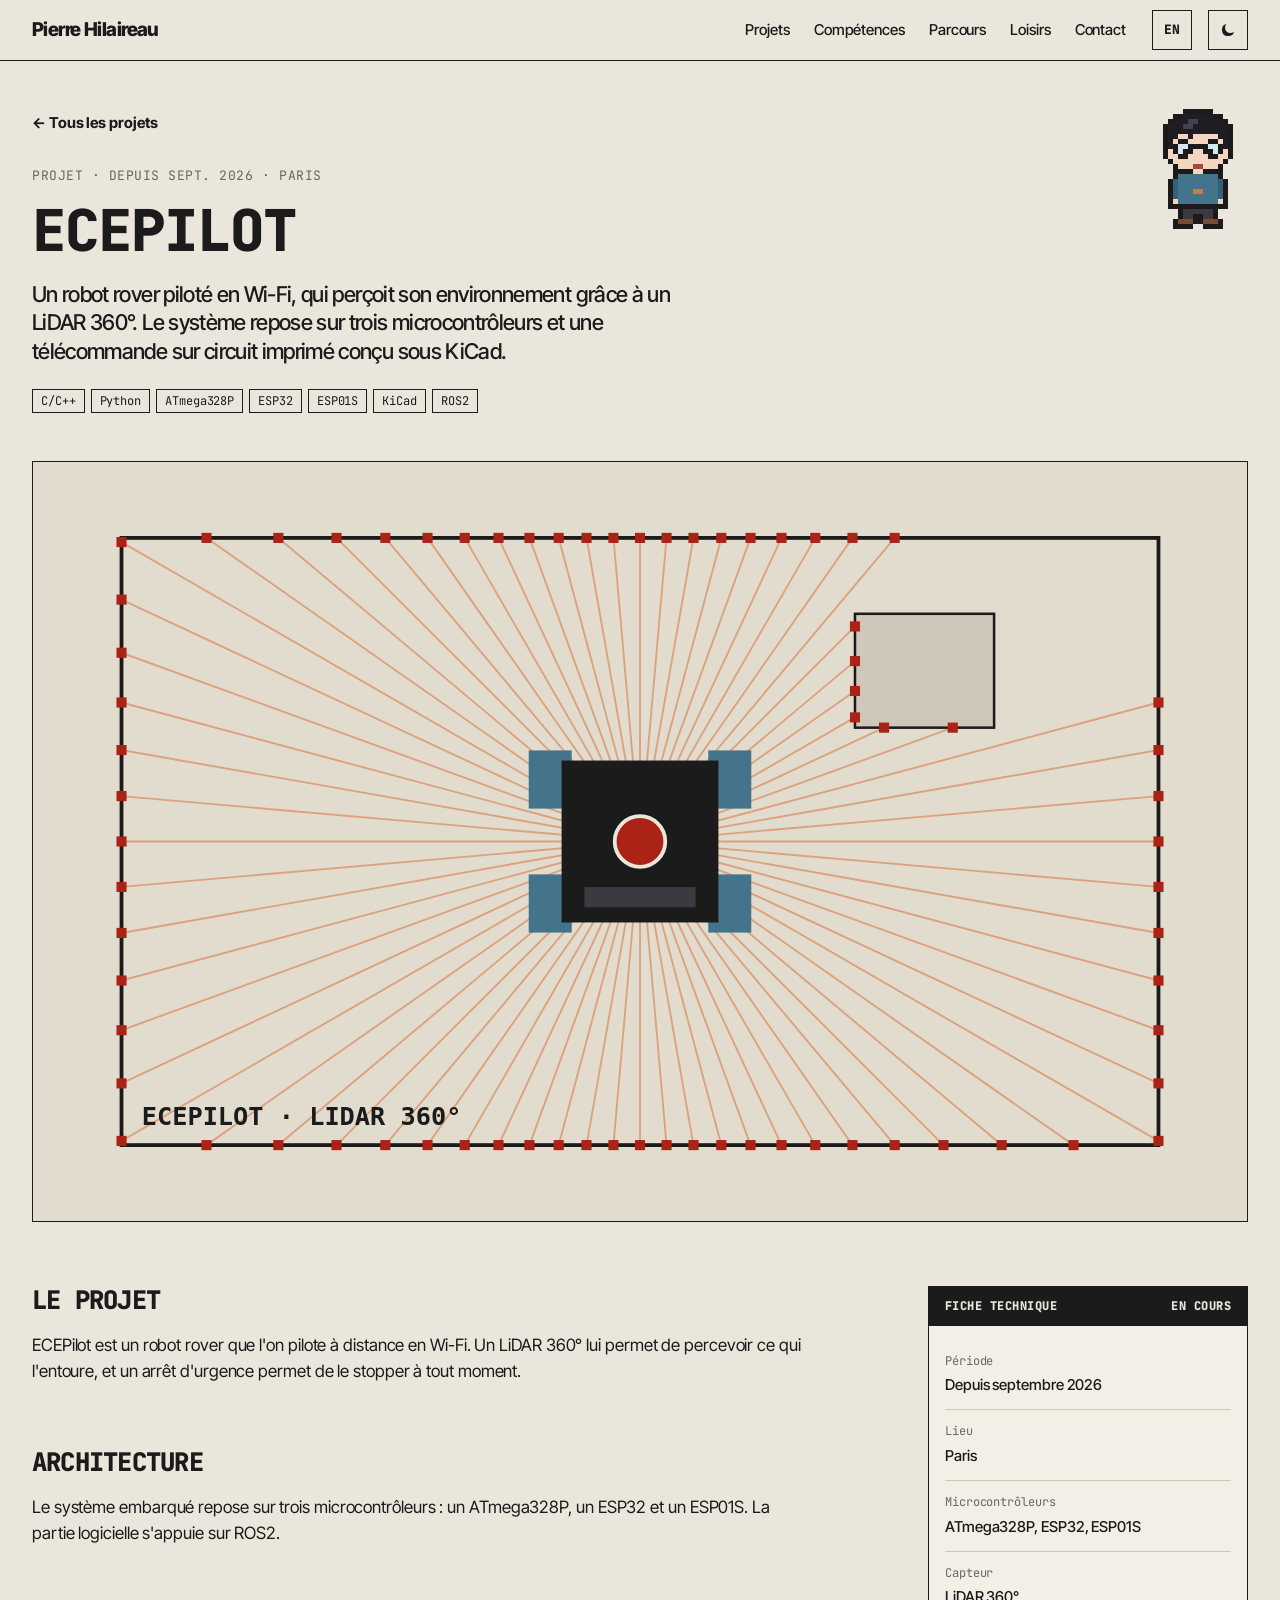
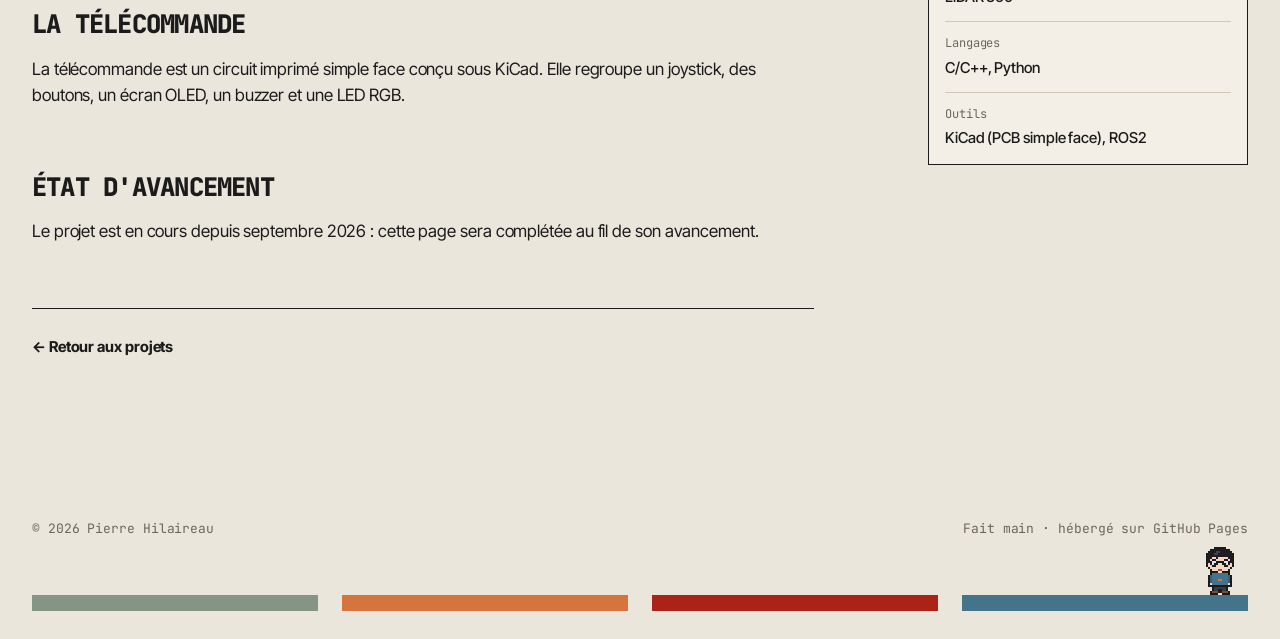
<file: projets/ecepilot.html>
<!DOCTYPE html>
<html lang="fr">
<head>
  <meta charset="utf-8">
  <meta name="viewport" content="width=device-width, initial-scale=1">

  <title>ECEPilot — Pierre Hilaireau</title>
  <meta name="description" content="ECEPilot : robot rover piloté en Wi-Fi avec perception LiDAR 360°, trois microcontrôleurs et une télécommande sur PCB conçu sous KiCad.">
  <link rel="alternate" hreflang="fr" href="https://pierrehlr.github.io/projets/ecepilot.html">
  <link rel="alternate" hreflang="en" href="https://pierrehlr.github.io/en/projects/ecepilot.html">


  <link rel="icon" href="../assets/img/favicon.svg" type="image/svg+xml">
  <link rel="preconnect" href="https://fonts.googleapis.com">
  <link rel="preconnect" href="https://fonts.gstatic.com" crossorigin>
  <link rel="stylesheet" href="https://fonts.googleapis.com/css2?family=Inter+Tight:wght@300;400;500;600;700;800&family=JetBrains+Mono:wght@400;800&display=swap">
  <link rel="stylesheet" href="../css/style.css">

  <script>
    try { var t = localStorage.getItem("theme"); if (t) document.documentElement.dataset.theme = t; } catch (e) {}
  </script>
  <script src="../js/main.js" defer></script>
</head>

<body>
  <a class="skip-link" href="#contenu">Aller au contenu</a>

  <header class="nav">
    <div class="container nav-inner">
      <a class="nav-brand" href="../index.html">Pierre Hilaireau</a>
      <nav class="nav-links" aria-label="Navigation principale">
        <a href="../index.html#projets">Projets</a>
        <a href="../index.html#competences">Compétences</a>
        <a href="../index.html#parcours">Parcours</a>
        <a href="../index.html#loisirs">Loisirs</a>
        <a href="../index.html#contact">Contact</a>
      </nav>
      <a class="lang-switch" href="../en/projects/ecepilot.html" hreflang="en" lang="en" title="English version">EN</a>
      <button class="theme-toggle" type="button" aria-label="Basculer entre thème clair et sombre">
        <svg class="icon-moon" viewBox="0 0 32 32" aria-hidden="true"><path d="M13.5 5.1A11 11 0 1 0 26.9 18.5 9 9 0 0 1 13.5 5.1z"/></svg>
        <svg class="icon-sun" viewBox="0 0 32 32" aria-hidden="true"><circle cx="16" cy="16" r="6"/><path d="M15 2h2v5h-2zM15 25h2v5h-2zM2 15h5v2H2zM25 15h5v2h-5z"/><path transform="rotate(45 16 16)" d="M15 2h2v5h-2zM15 25h2v5h-2zM2 15h5v2H2zM25 15h5v2h-5z"/></svg>
      </button>
    </div>
  </header>

  <main id="contenu">

    <!-- ===================== EN-TÊTE DU PROJET ===================== -->
    <section class="project-header">
      <div class="container">
        <span class="pixel pixel-project" data-pose="repos" aria-hidden="true"></span>
        <a class="back-link" href="../index.html#projets">← Tous les projets</a>
        <p class="eyebrow">Projet · Depuis sept. 2026 · Paris</p>
        <h1>ECEPilot</h1>
        <p class="lead">
          Un robot rover piloté en Wi-Fi, qui perçoit son environnement grâce à un LiDAR 360°.
          Le système repose sur trois microcontrôleurs et une télécommande sur circuit imprimé
          conçu sous KiCad.
        </p>
        <ul class="tags"><li>C/C++</li><li>Python</li><li>ATmega328P</li><li>ESP32</li><li>ESP01S</li><li>KiCad</li><li>ROS2</li></ul>

        <!-- Pour mettre une photo du robot : dépose-la dans assets/img/projets/ecepilot/ et change le src ci-dessous -->
        <figure class="project-cover">
          <img src="../assets/img/projets/ecepilot/illustration.svg" width="960" height="600"
               alt="Illustration : le rover vu de dessus, au centre d'une pièce, avec les rayons de son LiDAR et les points d'obstacles détectés">
        </figure>
      </div>
    </section>

    <div class="container project-layout">

      <!-- ===================== FICHE TECHNIQUE ===================== -->
      <aside class="datasheet" aria-label="Fiche technique">
        <div class="datasheet-title"><span>Fiche technique</span><span>En cours</span></div>
        <dl>
          <dt>Période</dt>
          <dd>Depuis septembre 2026</dd>
          <dt>Lieu</dt>
          <dd>Paris</dd>
          <dt>Microcontrôleurs</dt>
          <dd>ATmega328P, ESP32, ESP01S</dd>
          <dt>Capteur</dt>
          <dd>LiDAR 360°</dd>
          <dt>Langages</dt>
          <dd>C/C++, Python</dd>
          <dt>Outils</dt>
          <dd>KiCad (PCB simple face), ROS2</dd>
        </dl>
      </aside>

      <!-- ===================== DESCRIPTION ===================== -->
      <article class="prose">

        <h2>Le projet</h2>
        <p>
          ECEPilot est un robot rover que l'on pilote à distance en Wi-Fi. Un LiDAR 360° lui permet
          de percevoir ce qui l'entoure, et un arrêt d'urgence permet de le stopper à tout moment.
        </p>

        <h2>Architecture</h2>
        <p>
          Le système embarqué repose sur trois microcontrôleurs : un ATmega328P, un ESP32 et un ESP01S.
          La partie logicielle s'appuie sur ROS2.
        </p>

        <h2>La télécommande</h2>
        <p>
          La télécommande est un circuit imprimé simple face conçu sous KiCad. Elle regroupe
          un joystick, des boutons, un écran OLED, un buzzer et une LED RGB.
        </p>

        <h2>État d'avancement</h2>
        <p>Le projet est en cours depuis septembre 2026 : cette page sera complétée au fil de son avancement.</p>

        <div class="project-end">
          <a class="back-link" href="../index.html#projets">← Retour aux projets</a>
        </div>
      </article>

    </div>
  </main>

  <footer class="footer">
    <span class="pixel pixel-xs pixel-footer" data-pose="repos" aria-hidden="true"></span>
    <div class="container footer-inner">
      <span>© <span data-annee>2026</span> Pierre Hilaireau</span>
      <span>Fait main · hébergé sur GitHub Pages</span>
    </div>
  </footer>
</body>
</html>
</file>
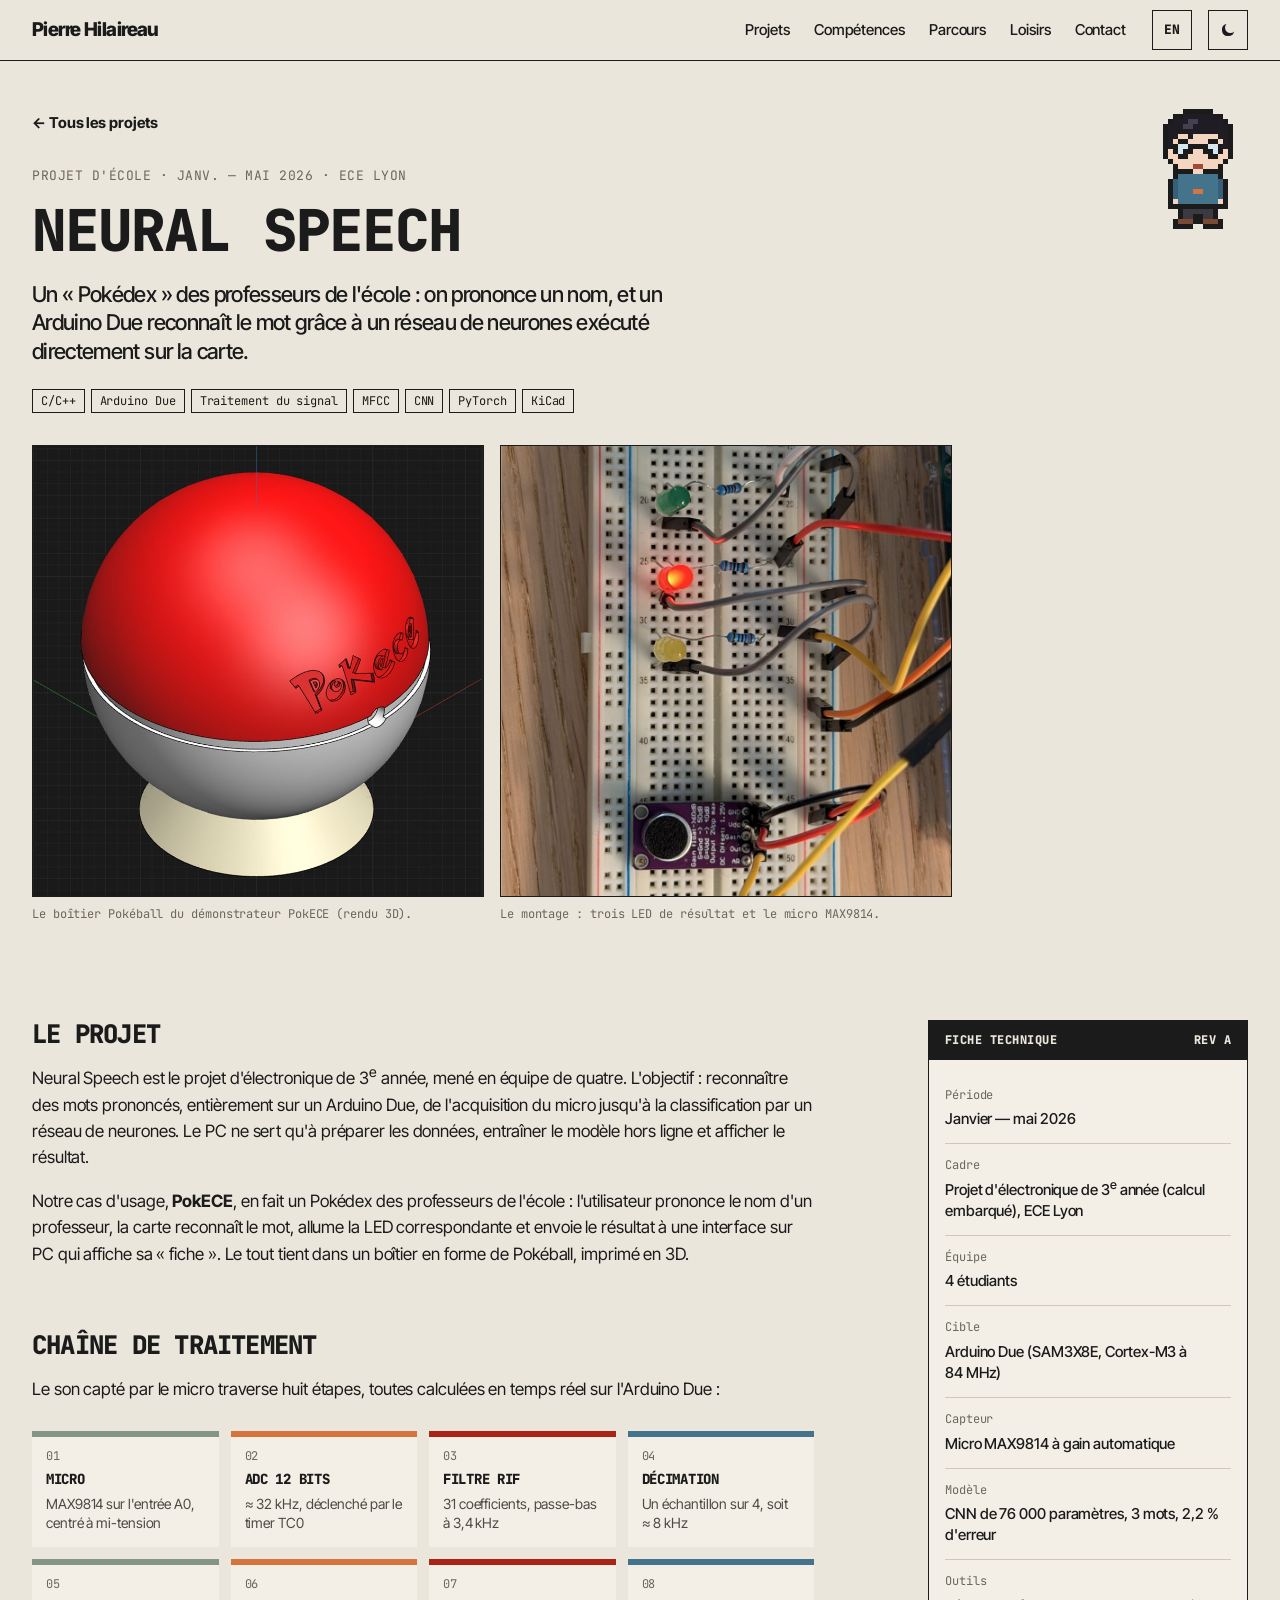
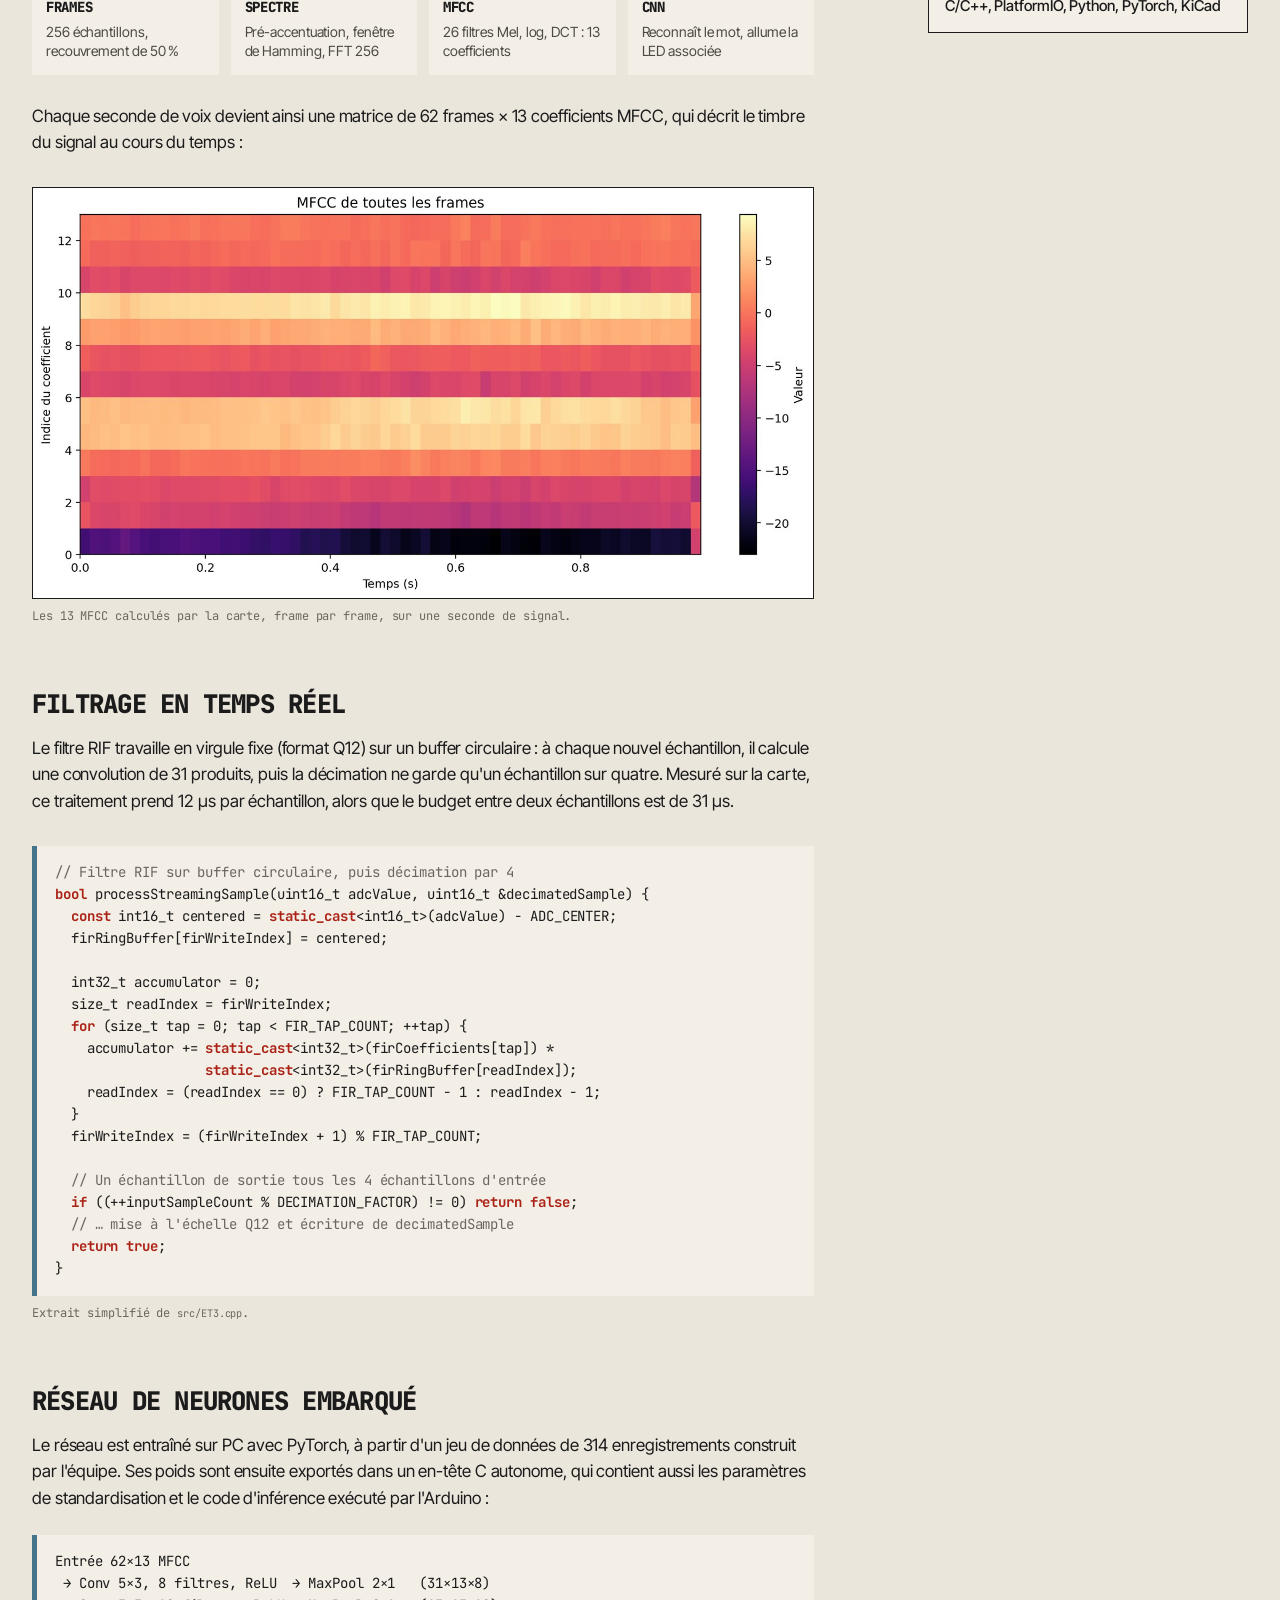
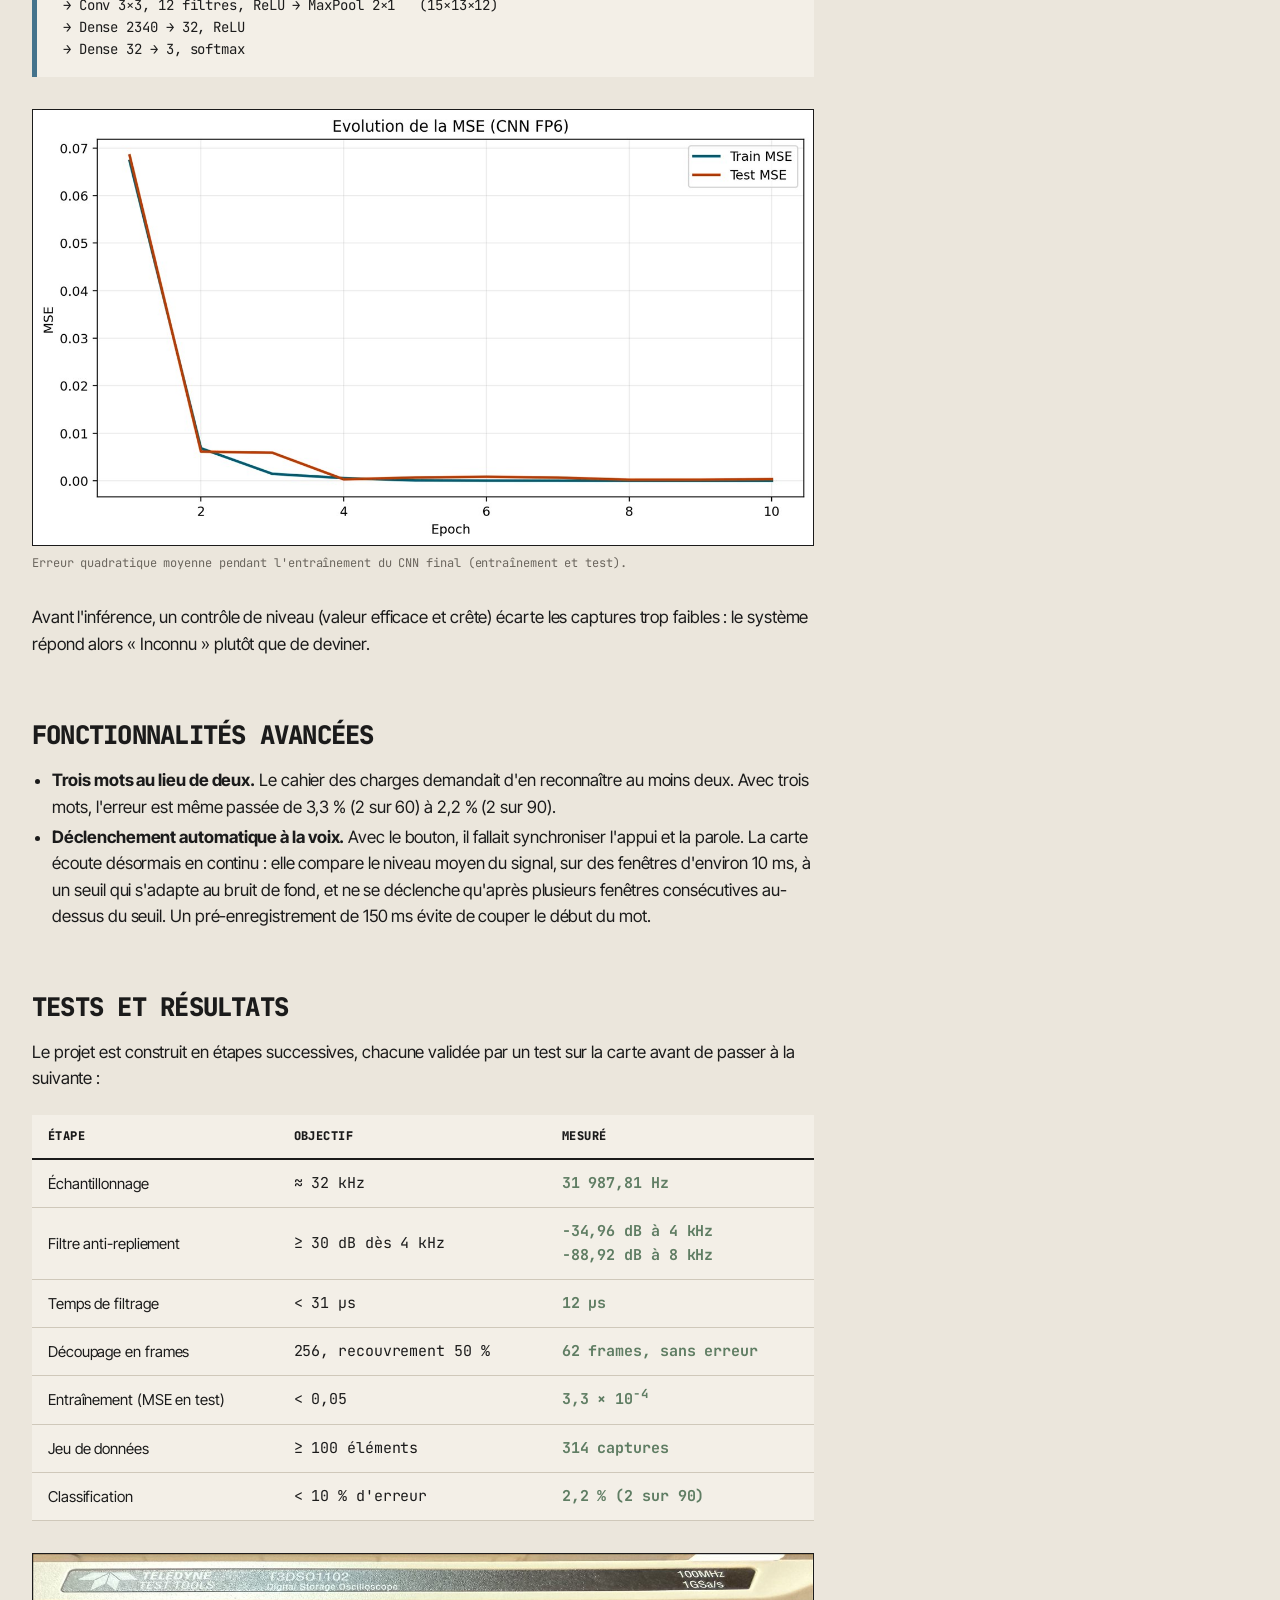
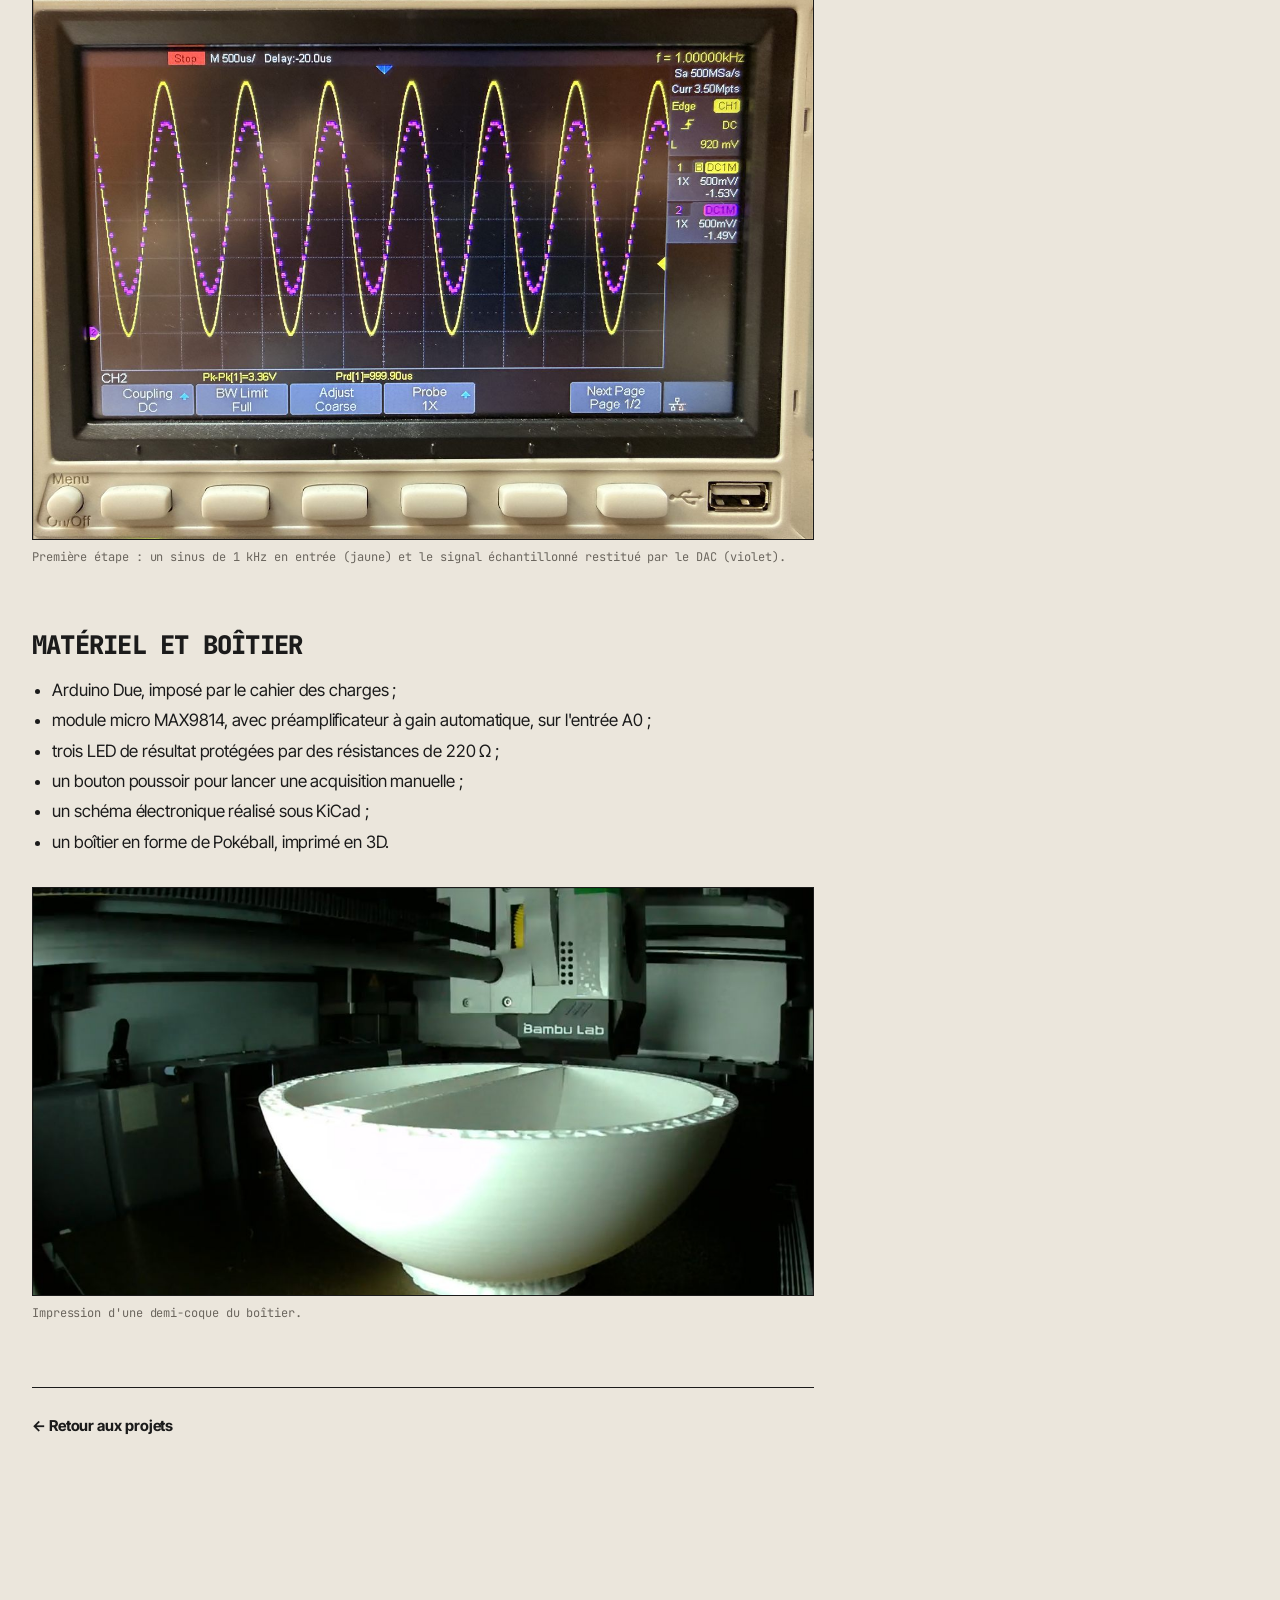
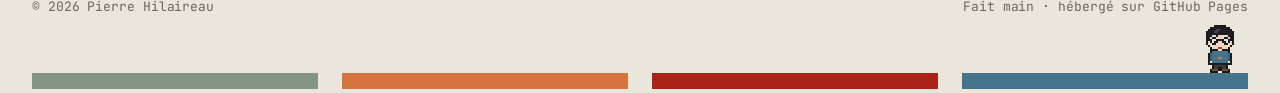
<file: projets/neural-speech.html>
<!DOCTYPE html>
<html lang="fr">
<head>
  <meta charset="utf-8">
  <meta name="viewport" content="width=device-width, initial-scale=1">

  <title>Neural Speech (PokECE) — Pierre Hilaireau</title>
  <meta name="description" content="Neural Speech : reconnaissance vocale embarquée sur Arduino Due. Acquisition temps réel, filtre RIF, MFCC et réseau de neurones de 76 000 paramètres, dans un boîtier Pokéball imprimé en 3D.">
  <link rel="alternate" hreflang="fr" href="https://pierrehlr.github.io/projets/neural-speech.html">
  <link rel="alternate" hreflang="en" href="https://pierrehlr.github.io/en/projects/neural-speech.html">


  <link rel="icon" href="../assets/img/favicon.svg" type="image/svg+xml">
  <link rel="preconnect" href="https://fonts.googleapis.com">
  <link rel="preconnect" href="https://fonts.gstatic.com" crossorigin>
  <link rel="stylesheet" href="https://fonts.googleapis.com/css2?family=Inter+Tight:wght@300;400;500;600;700;800&family=JetBrains+Mono:wght@400;800&display=swap">
  <link rel="stylesheet" href="../css/style.css">

  <script>
    try { var t = localStorage.getItem("theme"); if (t) document.documentElement.dataset.theme = t; } catch (e) {}
  </script>
  <script src="../js/main.js" defer></script>
</head>

<body>
  <a class="skip-link" href="#contenu">Aller au contenu</a>

  <header class="nav">
    <div class="container nav-inner">
      <a class="nav-brand" href="../index.html">Pierre Hilaireau</a>
      <nav class="nav-links" aria-label="Navigation principale">
        <a href="../index.html#projets">Projets</a>
        <a href="../index.html#competences">Compétences</a>
        <a href="../index.html#parcours">Parcours</a>
        <a href="../index.html#loisirs">Loisirs</a>
        <a href="../index.html#contact">Contact</a>
      </nav>
      <a class="lang-switch" href="../en/projects/neural-speech.html" hreflang="en" lang="en" title="English version">EN</a>
      <button class="theme-toggle" type="button" aria-label="Basculer entre thème clair et sombre">
        <svg class="icon-moon" viewBox="0 0 32 32" aria-hidden="true"><path d="M13.5 5.1A11 11 0 1 0 26.9 18.5 9 9 0 0 1 13.5 5.1z"/></svg>
        <svg class="icon-sun" viewBox="0 0 32 32" aria-hidden="true"><circle cx="16" cy="16" r="6"/><path d="M15 2h2v5h-2zM15 25h2v5h-2zM2 15h5v2H2zM25 15h5v2h-5z"/><path transform="rotate(45 16 16)" d="M15 2h2v5h-2zM15 25h2v5h-2zM2 15h5v2H2zM25 15h5v2h-5z"/></svg>
      </button>
    </div>
  </header>

  <main id="contenu">

    <!-- ===================== EN-TÊTE DU PROJET ===================== -->
    <section class="project-header">
      <div class="container">
        <span class="pixel pixel-project" data-pose="repos" aria-hidden="true"></span>
        <a class="back-link" href="../index.html#projets">← Tous les projets</a>
        <p class="eyebrow">Projet d'école · Janv. — mai 2026 · ECE Lyon</p>
        <h1>Neural Speech</h1>
        <p class="lead">
          Un « Pokédex » des professeurs de l'école : on prononce un nom, et un Arduino Due
          reconnaît le mot grâce à un réseau de neurones exécuté directement sur la carte.
        </p>
        <ul class="tags"><li>C/C++</li><li>Arduino Due</li><li>Traitement du signal</li><li>MFCC</li><li>CNN</li><li>PyTorch</li><li>KiCad</li></ul>

        <div class="figure-row project-cover">
          <figure>
            <img src="../assets/img/projets/neural-speech/pokece-rendu.jpg" width="860" height="860"
                 alt="Rendu 3D du boîtier en forme de Pokéball, gravé PokECE, posé sur son socle">
            <figcaption>Le boîtier Pokéball du démonstrateur PokECE (rendu 3D).</figcaption>
          </figure>
          <figure>
            <img src="../assets/img/projets/neural-speech/montage.jpg" width="1000" height="1000"
                 alt="Montage sur plaque d'essai : trois LED avec leurs résistances et le module micro MAX9814">
            <figcaption>Le montage : trois LED de résultat et le micro MAX9814.</figcaption>
          </figure>
        </div>
      </div>
    </section>

    <div class="container project-layout">

      <!-- ===================== FICHE TECHNIQUE ===================== -->
      <aside class="datasheet" aria-label="Fiche technique">
        <div class="datasheet-title"><span>Fiche technique</span><span>Rev A</span></div>
        <dl>
          <dt>Période</dt>
          <dd>Janvier — mai 2026</dd>
          <dt>Cadre</dt>
          <dd>Projet d'électronique de 3<sup>e</sup> année (calcul embarqué), ECE Lyon</dd>
          <dt>Équipe</dt>
          <dd>4 étudiants</dd>
          <dt>Cible</dt>
          <dd>Arduino Due (SAM3X8E, Cortex-M3 à 84&nbsp;MHz)</dd>
          <dt>Capteur</dt>
          <dd>Micro MAX9814 à gain automatique</dd>
          <dt>Modèle</dt>
          <dd>CNN de 76&nbsp;000 paramètres, 3 mots, 2,2&nbsp;% d'erreur</dd>
          <dt>Outils</dt>
          <dd>C/C++, PlatformIO, Python, PyTorch, KiCad</dd>
          <!-- Ajoute ici un lien vers le code si ton dépôt GitHub devient public -->
        </dl>
      </aside>

      <!-- ===================== DESCRIPTION ===================== -->
      <article class="prose">

        <h2>Le projet</h2>
        <p>
          Neural Speech est le projet d'électronique de 3<sup>e</sup> année, mené en équipe de quatre.
          L'objectif : reconnaître des mots prononcés, entièrement sur un Arduino Due, de l'acquisition
          du micro jusqu'à la classification par un réseau de neurones. Le PC ne sert qu'à préparer
          les données, entraîner le modèle hors ligne et afficher le résultat.
        </p>
        <p>
          Notre cas d'usage, <strong>PokECE</strong>, en fait un Pokédex des professeurs de l'école :
          l'utilisateur prononce le nom d'un professeur, la carte reconnaît le mot, allume la LED
          correspondante et envoie le résultat à une interface sur PC qui affiche sa « fiche ».
          Le tout tient dans un boîtier en forme de Pokéball, imprimé en 3D.
        </p>

        <h2>Chaîne de traitement</h2>
        <p>
          Le son capté par le micro traverse huit étapes, toutes calculées en temps réel
          sur l'Arduino Due :
        </p>
        <ol class="chain">
          <li><strong>Micro</strong><span>MAX9814 sur l'entrée A0, centré à mi-tension</span></li>
          <li><strong>ADC 12 bits</strong><span>≈ 32 kHz, déclenché par le timer TC0</span></li>
          <li><strong>Filtre RIF</strong><span>31 coefficients, passe-bas à 3,4 kHz</span></li>
          <li><strong>Décimation</strong><span>Un échantillon sur 4, soit ≈ 8 kHz</span></li>
          <li><strong>Frames</strong><span>256 échantillons, recouvrement de 50 %</span></li>
          <li><strong>Spectre</strong><span>Pré-accentuation, fenêtre de Hamming, FFT 256</span></li>
          <li><strong>MFCC</strong><span>26 filtres Mel, log, DCT : 13 coefficients</span></li>
          <li><strong>CNN</strong><span>Reconnaît le mot, allume la LED associée</span></li>
        </ol>
        <p>
          Chaque seconde de voix devient ainsi une matrice de 62 frames × 13 coefficients MFCC,
          qui décrit le timbre du signal au cours du temps :
        </p>
        <figure>
          <img src="../assets/img/projets/neural-speech/mfcc.jpg" width="1400" height="735" loading="lazy"
               alt="Carte de chaleur des 13 coefficients MFCC en fonction du temps sur une seconde">
          <figcaption>Les 13 MFCC calculés par la carte, frame par frame, sur une seconde de signal.</figcaption>
        </figure>

        <h2>Filtrage en temps réel</h2>
        <p>
          Le filtre RIF travaille en virgule fixe (format Q12) sur un buffer circulaire : à chaque
          nouvel échantillon, il calcule une convolution de 31 produits, puis la décimation ne garde
          qu'un échantillon sur quatre. Mesuré sur la carte, ce traitement prend 12&nbsp;µs par
          échantillon, alors que le budget entre deux échantillons est de 31&nbsp;µs.
        </p>
        <figure>
<pre><code><span class="c-comment">// Filtre RIF sur buffer circulaire, puis décimation par 4</span>
<span class="c-keyword">bool</span> processStreamingSample(uint16_t adcValue, uint16_t &amp;decimatedSample) {
  <span class="c-keyword">const</span> int16_t centered = <span class="c-keyword">static_cast</span>&lt;int16_t&gt;(adcValue) - ADC_CENTER;
  firRingBuffer[firWriteIndex] = centered;

  int32_t accumulator = 0;
  size_t readIndex = firWriteIndex;
  <span class="c-keyword">for</span> (size_t tap = 0; tap &lt; FIR_TAP_COUNT; ++tap) {
    accumulator += <span class="c-keyword">static_cast</span>&lt;int32_t&gt;(firCoefficients[tap]) *
                   <span class="c-keyword">static_cast</span>&lt;int32_t&gt;(firRingBuffer[readIndex]);
    readIndex = (readIndex == 0) ? FIR_TAP_COUNT - 1 : readIndex - 1;
  }
  firWriteIndex = (firWriteIndex + 1) % FIR_TAP_COUNT;

  <span class="c-comment">// Un échantillon de sortie tous les 4 échantillons d'entrée</span>
  <span class="c-keyword">if</span> ((++inputSampleCount % DECIMATION_FACTOR) != 0) <span class="c-keyword">return false</span>;
  <span class="c-comment">// … mise à l'échelle Q12 et écriture de decimatedSample</span>
  <span class="c-keyword">return true</span>;
}</code></pre>
          <figcaption>Extrait simplifié de <code>src/ET3.cpp</code>.</figcaption>
        </figure>

        <h2>Réseau de neurones embarqué</h2>
        <p>
          Le réseau est entraîné sur PC avec PyTorch, à partir d'un jeu de données de 314 enregistrements
          construit par l'équipe. Ses poids sont ensuite exportés dans un en-tête C autonome, qui contient
          aussi les paramètres de standardisation et le code d'inférence exécuté par l'Arduino :
        </p>
<pre><code>Entrée 62×13 MFCC
 → Conv 5×3, 8 filtres, ReLU  → MaxPool 2×1   (31×13×8)
 → Conv 3×3, 12 filtres, ReLU → MaxPool 2×1   (15×13×12)
 → Dense 2340 → 32, ReLU
 → Dense 32 → 3, softmax</code></pre>
        <figure>
          <img src="../assets/img/projets/neural-speech/entrainement-cnn.jpg" width="1400" height="780" loading="lazy"
               alt="Courbes d'erreur quadratique moyenne en entraînement et en test, qui chutent en quelques époques">
          <figcaption>Erreur quadratique moyenne pendant l'entraînement du CNN final (entraînement et test).</figcaption>
        </figure>
        <p>
          Avant l'inférence, un contrôle de niveau (valeur efficace et crête) écarte les captures trop
          faibles : le système répond alors « Inconnu » plutôt que de deviner.
        </p>

        <h2>Fonctionnalités avancées</h2>
        <ul>
          <li>
            <strong>Trois mots au lieu de deux.</strong> Le cahier des charges demandait d'en reconnaître
            au moins deux. Avec trois mots, l'erreur est même passée de 3,3&nbsp;% (2 sur 60)
            à 2,2&nbsp;% (2 sur 90).
          </li>
          <li>
            <strong>Déclenchement automatique à la voix.</strong> Avec le bouton, il fallait synchroniser
            l'appui et la parole. La carte écoute désormais en continu : elle compare le niveau moyen
            du signal, sur des fenêtres d'environ 10&nbsp;ms, à un seuil qui s'adapte au bruit de fond,
            et ne se déclenche qu'après plusieurs fenêtres consécutives au-dessus du seuil. Un
            pré-enregistrement de 150&nbsp;ms évite de couper le début du mot.
          </li>
        </ul>

        <h2>Tests et résultats</h2>
        <p>
          Le projet est construit en étapes successives, chacune validée par un test sur la carte
          avant de passer à la suivante :
        </p>
        <div class="table-wrap">
          <table>
            <thead>
              <tr><th>Étape</th><th>Objectif</th><th>Mesuré</th></tr>
            </thead>
            <tbody>
              <tr><td>Échantillonnage</td><td class="num">≈ 32 kHz</td><td class="num ok">31 987,81 Hz</td></tr>
              <tr><td>Filtre anti-repliement</td><td class="num">≥ 30 dB dès 4 kHz</td><td class="num ok">−34,96 dB à 4 kHz<br>−88,92 dB à 8 kHz</td></tr>
              <tr><td>Temps de filtrage</td><td class="num">&lt; 31 µs</td><td class="num ok">12 µs</td></tr>
              <tr><td>Découpage en frames</td><td class="num">256, recouvrement 50 %</td><td class="num ok">62 frames, sans erreur</td></tr>
              <tr><td>Entraînement (MSE en test)</td><td class="num">&lt; 0,05</td><td class="num ok">3,3 × 10<sup>−4</sup></td></tr>
              <tr><td>Jeu de données</td><td class="num">≥ 100 éléments</td><td class="num ok">314 captures</td></tr>
              <tr><td>Classification</td><td class="num">&lt; 10 % d'erreur</td><td class="num ok">2,2 % (2 sur 90)</td></tr>
            </tbody>
          </table>
        </div>
        <figure>
          <img src="../assets/img/projets/neural-speech/oscilloscope-1khz.jpg" width="1400" height="1050" loading="lazy"
               alt="Oscilloscope : sinus de 1 kHz en jaune et sa version échantillonnée en marches d'escalier en violet">
          <figcaption>Première étape : un sinus de 1 kHz en entrée (jaune) et le signal échantillonné restitué par le DAC (violet).</figcaption>
        </figure>

        <h2>Matériel et boîtier</h2>
        <ul>
          <li>Arduino Due, imposé par le cahier des charges ;</li>
          <li>module micro MAX9814, avec préamplificateur à gain automatique, sur l'entrée A0 ;</li>
          <li>trois LED de résultat protégées par des résistances de 220&nbsp;Ω ;</li>
          <li>un bouton poussoir pour lancer une acquisition manuelle ;</li>
          <li>un schéma électronique réalisé sous KiCad ;</li>
          <li>un boîtier en forme de Pokéball, imprimé en 3D.</li>
        </ul>
        <figure>
          <img src="../assets/img/projets/neural-speech/impression-3d.jpg" width="1200" height="626" loading="lazy"
               alt="Demi-coque blanche de la Pokéball en cours d'impression sur une imprimante 3D">
          <figcaption>Impression d'une demi-coque du boîtier.</figcaption>
        </figure>

        <div class="project-end">
          <a class="back-link" href="../index.html#projets">← Retour aux projets</a>
        </div>
      </article>

    </div>
  </main>

  <footer class="footer">
    <span class="pixel pixel-xs pixel-footer" data-pose="repos" aria-hidden="true"></span>
    <div class="container footer-inner">
      <span>© <span data-annee>2026</span> Pierre Hilaireau</span>
      <span>Fait main · hébergé sur GitHub Pages</span>
    </div>
  </footer>
</body>
</html>
</file>
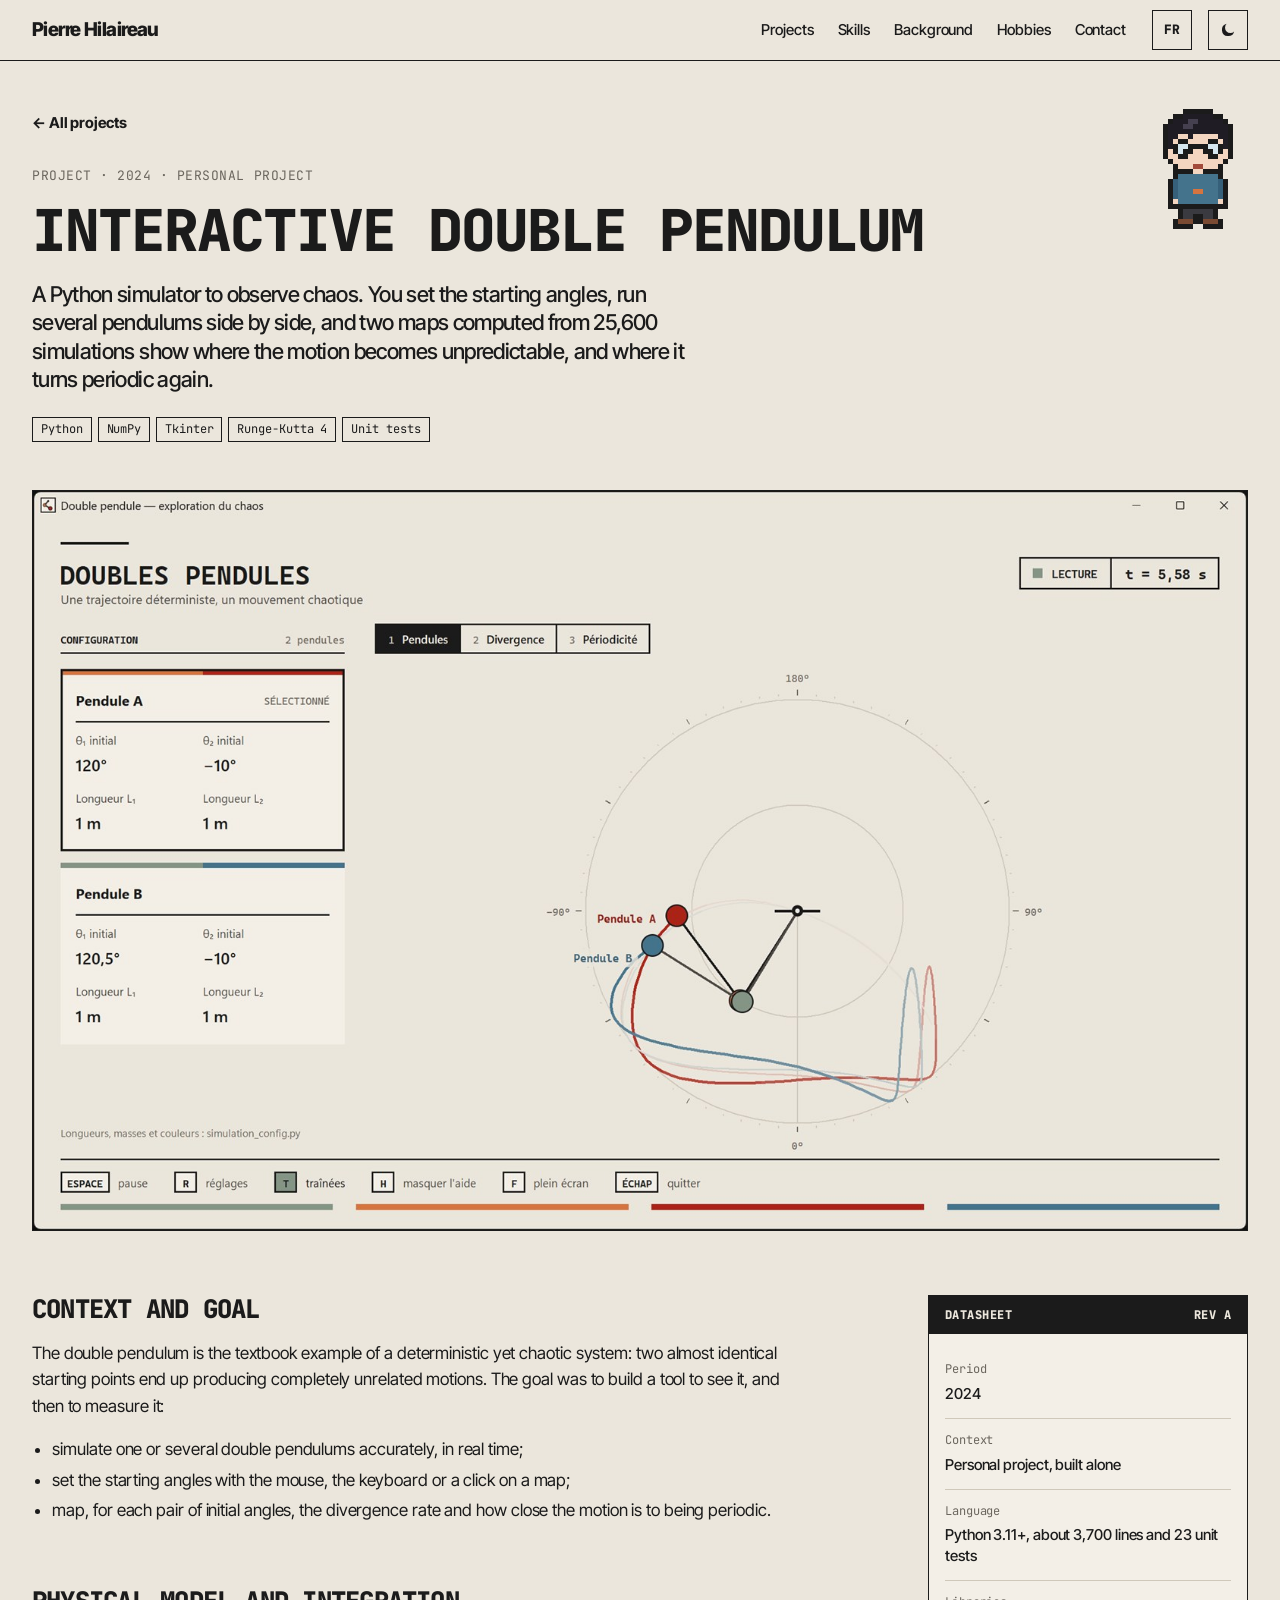
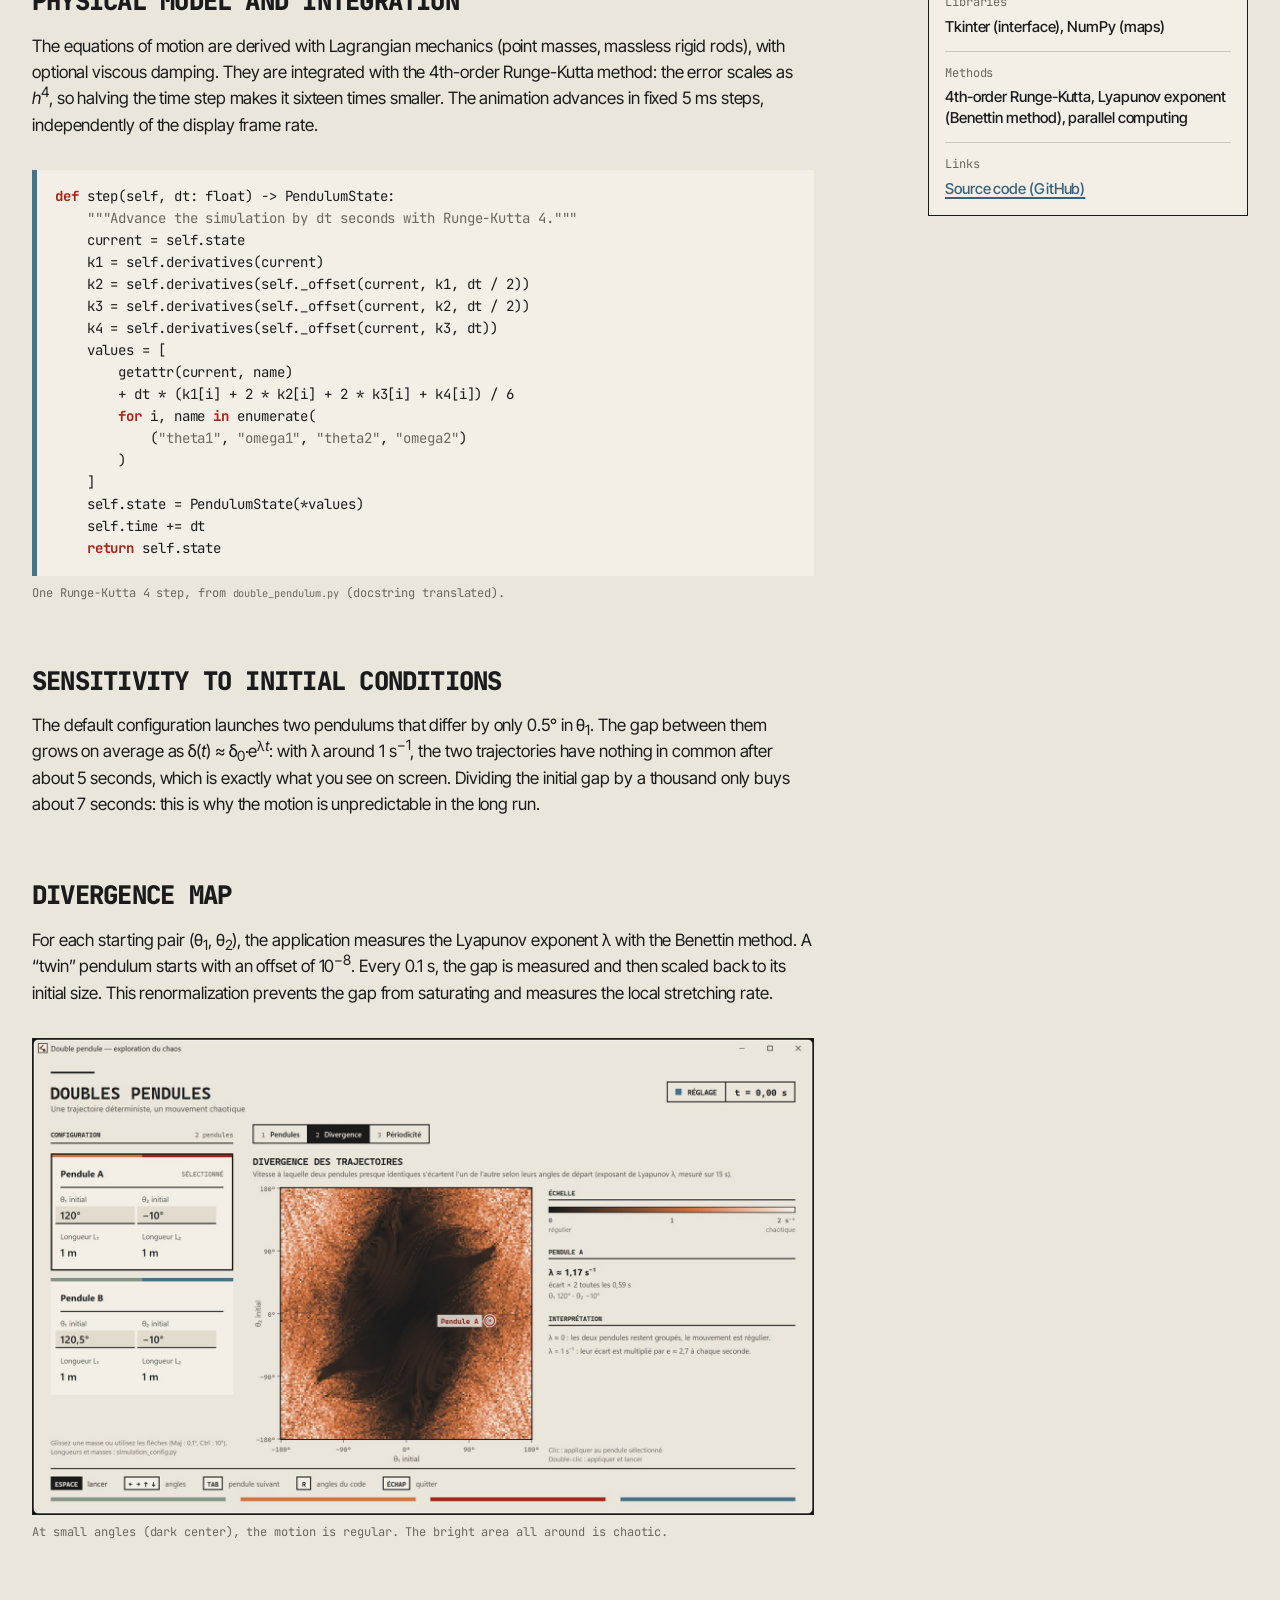
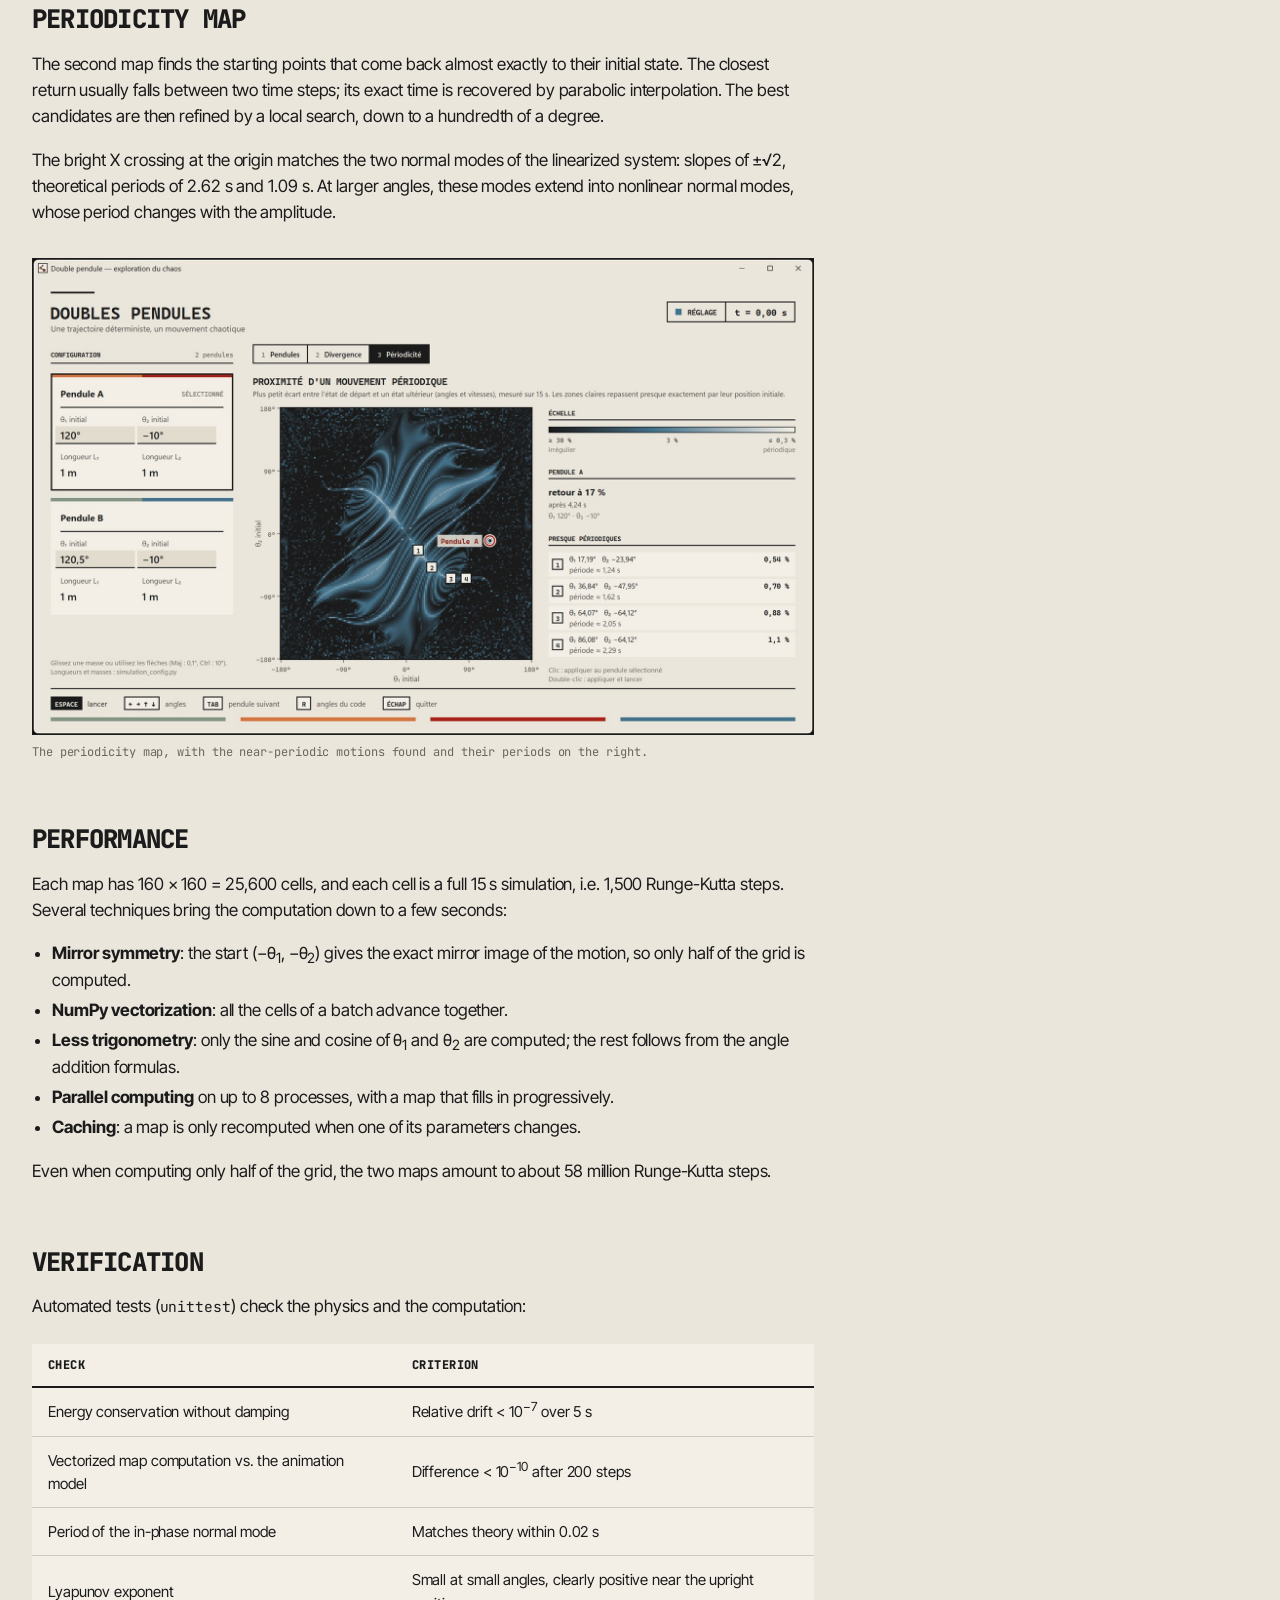
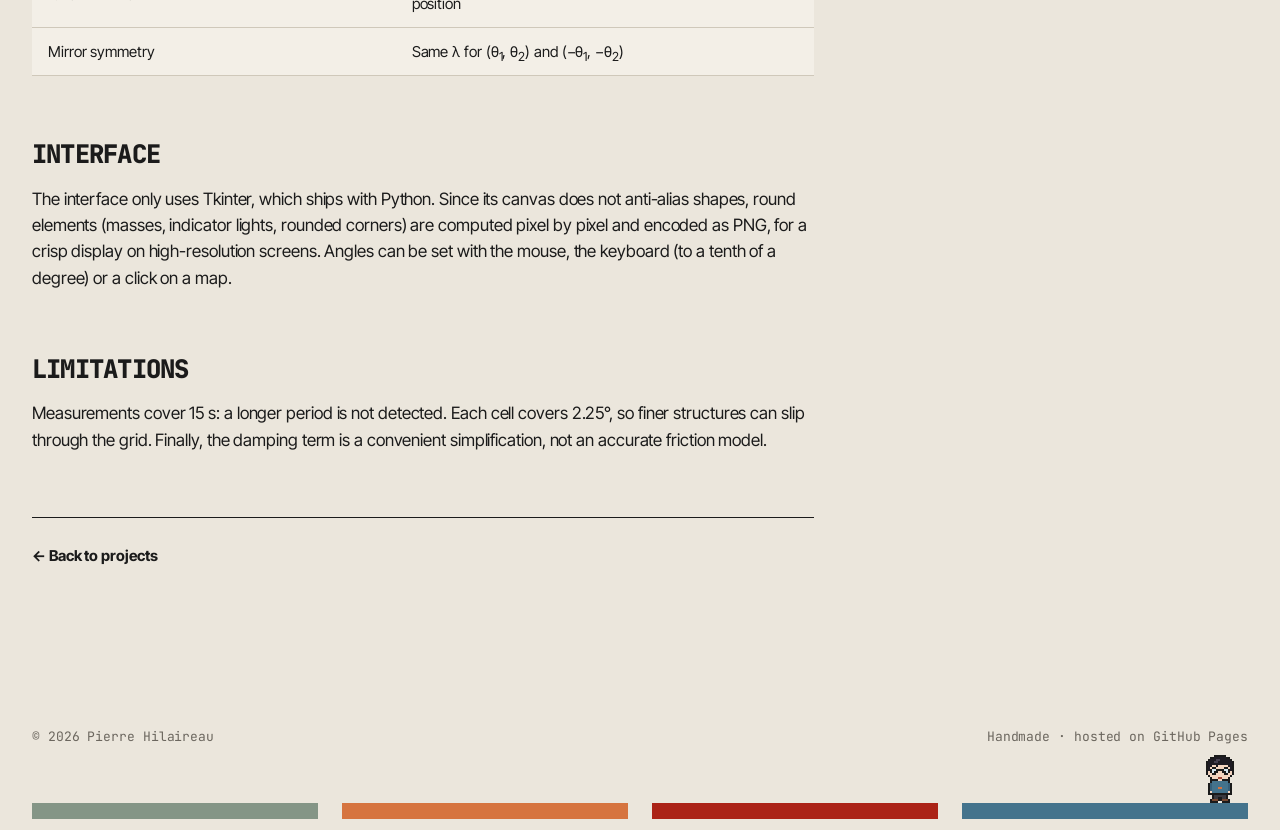
<file: en/projects/double-pendulum.html>
<!DOCTYPE html>
<html lang="en">
<head>
  <meta charset="utf-8">
  <meta name="viewport" content="width=device-width, initial-scale=1">

  <!-- VERSION ANGLAISE de projets/double-pendule.html -->
  <title>Interactive double pendulum — Pierre Hilaireau</title>
  <meta name="description" content="Double pendulum simulator in Python: Runge-Kutta 4 integration, chaos map based on the Lyapunov exponent and search for periodic motions.">
  <link rel="alternate" hreflang="fr" href="https://pierrehlr.github.io/projets/double-pendule.html">
  <link rel="alternate" hreflang="en" href="https://pierrehlr.github.io/en/projects/double-pendulum.html">

  <link rel="icon" href="../../assets/img/favicon.svg" type="image/svg+xml">
  <link rel="preconnect" href="https://fonts.googleapis.com">
  <link rel="preconnect" href="https://fonts.gstatic.com" crossorigin>
  <link rel="stylesheet" href="https://fonts.googleapis.com/css2?family=Inter+Tight:wght@300;400;500;600;700;800&family=JetBrains+Mono:wght@400;800&display=swap">
  <link rel="stylesheet" href="../../css/style.css">

  <script>
    try { var t = localStorage.getItem("theme"); if (t) document.documentElement.dataset.theme = t; } catch (e) {}
  </script>
  <script src="../../js/main.js" defer></script>
</head>

<body>
  <a class="skip-link" href="#content">Skip to content</a>

  <header class="nav">
    <div class="container nav-inner">
      <a class="nav-brand" href="../index.html">Pierre Hilaireau</a>
      <nav class="nav-links" aria-label="Main navigation">
        <a href="../index.html#projects">Projects</a>
        <a href="../index.html#skills">Skills</a>
        <a href="../index.html#background">Background</a>
        <a href="../index.html#hobbies">Hobbies</a>
        <a href="../index.html#contact">Contact</a>
      </nav>
      <a class="lang-switch" href="../../projets/double-pendule.html" hreflang="fr" lang="fr" title="Version française">FR</a>
      <button class="theme-toggle" type="button" aria-label="Toggle light and dark theme">
        <svg class="icon-moon" viewBox="0 0 32 32" aria-hidden="true"><path d="M13.5 5.1A11 11 0 1 0 26.9 18.5 9 9 0 0 1 13.5 5.1z"/></svg>
        <svg class="icon-sun" viewBox="0 0 32 32" aria-hidden="true"><circle cx="16" cy="16" r="6"/><path d="M15 2h2v5h-2zM15 25h2v5h-2zM2 15h5v2H2zM25 15h5v2h-5z"/><path transform="rotate(45 16 16)" d="M15 2h2v5h-2zM15 25h2v5h-2zM2 15h5v2H2zM25 15h5v2h-5z"/></svg>
      </button>
    </div>
  </header>

  <main id="content">

    <section class="project-header">
      <div class="container">
        <span class="pixel pixel-project" data-pose="repos" aria-hidden="true"></span>
        <a class="back-link" href="../index.html#projects">← All projects</a>
        <p class="eyebrow">Project · 2024 · Personal project</p>
        <h1>Interactive double pendulum</h1>
        <p class="lead">
          A Python simulator to observe chaos. You set the starting angles, run several pendulums
          side by side, and two maps computed from 25,600 simulations show where the motion becomes
          unpredictable, and where it turns periodic again.
        </p>
        <ul class="tags"><li>Python</li><li>NumPy</li><li>Tkinter</li><li>Runge-Kutta 4</li><li>Unit tests</li></ul>

        <figure class="project-cover">
          <img src="../../assets/img/projets/double-pendule/simulation.jpg" width="1600" height="974"
               alt="Simulator interface (in French): two double pendulums released 0.5° apart, whose trajectories diverge">
        </figure>
      </div>
    </section>

    <div class="container project-layout">

      <aside class="datasheet" aria-label="Datasheet">
        <div class="datasheet-title"><span>Datasheet</span><span>Rev A</span></div>
        <dl>
          <dt>Period</dt>
          <dd>2024</dd>
          <dt>Context</dt>
          <dd>Personal project, built alone</dd>
          <dt>Language</dt>
          <dd>Python 3.11+, about 3,700 lines and 23 unit tests</dd>
          <dt>Libraries</dt>
          <dd>Tkinter (interface), NumPy (maps)</dd>
          <dt>Methods</dt>
          <dd>4th-order Runge-Kutta, Lyapunov exponent (Benettin method), parallel computing</dd>
          <dt>Links</dt>
          <dd><a href="https://github.com/PierreHlr/double-pendule" target="_blank" rel="noopener">Source code (GitHub)</a></dd>
        </dl>
      </aside>

      <article class="prose">

        <h2>Context and goal</h2>
        <p>
          The double pendulum is the textbook example of a deterministic yet chaotic system:
          two almost identical starting points end up producing completely unrelated motions.
          The goal was to build a tool to see it, and then to measure it:
        </p>
        <ul>
          <li>simulate one or several double pendulums accurately, in real time;</li>
          <li>set the starting angles with the mouse, the keyboard or a click on a map;</li>
          <li>map, for each pair of initial angles, the divergence rate and how close
            the motion is to being periodic.</li>
        </ul>

        <h2>Physical model and integration</h2>
        <p>
          The equations of motion are derived with Lagrangian mechanics (point masses, massless rigid rods),
          with optional viscous damping. They are integrated with the 4th-order Runge-Kutta method:
          the error scales as <i>h</i><sup>4</sup>, so halving the time step makes it sixteen times smaller.
          The animation advances in fixed 5&nbsp;ms steps, independently of the display frame rate.
        </p>
        <figure>
<pre><code><span class="c-keyword">def</span> step(self, dt: float) -&gt; PendulumState:
    <span class="c-comment">"""Advance the simulation by dt seconds with Runge-Kutta 4."""</span>
    current = self.state
    k1 = self.derivatives(current)
    k2 = self.derivatives(self._offset(current, k1, dt / 2))
    k3 = self.derivatives(self._offset(current, k2, dt / 2))
    k4 = self.derivatives(self._offset(current, k3, dt))
    values = [
        getattr(current, name)
        + dt * (k1[i] + 2 * k2[i] + 2 * k3[i] + k4[i]) / 6
        <span class="c-keyword">for</span> i, name <span class="c-keyword">in</span> enumerate(
            (<span class="c-comment">"theta1"</span>, <span class="c-comment">"omega1"</span>, <span class="c-comment">"theta2"</span>, <span class="c-comment">"omega2"</span>)
        )
    ]
    self.state = PendulumState(*values)
    self.time += dt
    <span class="c-keyword">return</span> self.state</code></pre>
          <figcaption>One Runge-Kutta 4 step, from <code>double_pendulum.py</code> (docstring translated).</figcaption>
        </figure>

        <h2>Sensitivity to initial conditions</h2>
        <p>
          The default configuration launches two pendulums that differ by only 0.5° in θ<sub>1</sub>.
          The gap between them grows on average as δ(<i>t</i>) ≈ δ<sub>0</sub>·e<sup>λ<i>t</i></sup>:
          with λ around 1&nbsp;s<sup>−1</sup>, the two trajectories have nothing in common after
          about 5 seconds, which is exactly what you see on screen. Dividing the initial gap by a thousand
          only buys about 7 seconds: this is why the motion is unpredictable in the long run.
        </p>

        <h2>Divergence map</h2>
        <p>
          For each starting pair (θ<sub>1</sub>, θ<sub>2</sub>), the application measures the Lyapunov
          exponent λ with the Benettin method. A “twin” pendulum starts with an offset of 10<sup>−8</sup>.
          Every 0.1&nbsp;s, the gap is measured and then scaled back to its initial size. This
          renormalization prevents the gap from saturating and measures the local stretching rate.
        </p>
        <figure>
          <img src="../../assets/img/projets/double-pendule/carte-divergence.jpg" width="1600" height="974" loading="lazy"
               alt="Divergence map: a dark regular island in the center, surrounded by a bright chaotic region">
          <figcaption>At small angles (dark center), the motion is regular. The bright area all around is chaotic.</figcaption>
        </figure>

        <h2>Periodicity map</h2>
        <p>
          The second map finds the starting points that come back almost exactly to their initial state.
          The closest return usually falls between two time steps; its exact time is recovered by
          parabolic interpolation. The best candidates are then refined by a local search,
          down to a hundredth of a degree.
        </p>
        <p>
          The bright X crossing at the origin matches the two normal modes of the linearized system:
          slopes of ±√2, theoretical periods of 2.62&nbsp;s and 1.09&nbsp;s. At larger angles,
          these modes extend into nonlinear normal modes, whose period changes with the amplitude.
        </p>
        <figure>
          <img src="../../assets/img/projets/double-pendule/carte-periodicite.jpg" width="1600" height="974" loading="lazy"
               alt="Periodicity map: bright curves of the normal modes and the list of near-periodic motions">
          <figcaption>The periodicity map, with the near-periodic motions found and their periods on the right.</figcaption>
        </figure>

        <h2>Performance</h2>
        <p>
          Each map has 160 × 160 = 25,600 cells, and each cell is a full 15&nbsp;s simulation,
          i.e. 1,500 Runge-Kutta steps. Several techniques bring the computation down to a few seconds:
        </p>
        <ul>
          <li><strong>Mirror symmetry</strong>: the start (−θ<sub>1</sub>, −θ<sub>2</sub>) gives the exact
            mirror image of the motion, so only half of the grid is computed.</li>
          <li><strong>NumPy vectorization</strong>: all the cells of a batch advance together.</li>
          <li><strong>Less trigonometry</strong>: only the sine and cosine of θ<sub>1</sub> and θ<sub>2</sub>
            are computed; the rest follows from the angle addition formulas.</li>
          <li><strong>Parallel computing</strong> on up to 8 processes, with a map that fills in progressively.</li>
          <li><strong>Caching</strong>: a map is only recomputed when one of its parameters changes.</li>
        </ul>
        <p>
          Even when computing only half of the grid, the two maps amount to about
          58 million Runge-Kutta steps.
        </p>

        <h2>Verification</h2>
        <p>Automated tests (<code>unittest</code>) check the physics and the computation:</p>
        <div class="table-wrap">
          <table>
            <thead>
              <tr><th>Check</th><th>Criterion</th></tr>
            </thead>
            <tbody>
              <tr><td>Energy conservation without damping</td><td>Relative drift &lt; 10<sup>−7</sup> over 5&nbsp;s</td></tr>
              <tr><td>Vectorized map computation vs. the animation model</td><td>Difference &lt; 10<sup>−10</sup> after 200 steps</td></tr>
              <tr><td>Period of the in-phase normal mode</td><td>Matches theory within 0.02&nbsp;s</td></tr>
              <tr><td>Lyapunov exponent</td><td>Small at small angles, clearly positive near the upright position</td></tr>
              <tr><td>Mirror symmetry</td><td>Same λ for (θ<sub>1</sub>, θ<sub>2</sub>) and (−θ<sub>1</sub>, −θ<sub>2</sub>)</td></tr>
            </tbody>
          </table>
        </div>

        <h2>Interface</h2>
        <p>
          The interface only uses Tkinter, which ships with Python. Since its canvas does not anti-alias
          shapes, round elements (masses, indicator lights, rounded corners) are computed pixel by pixel
          and encoded as PNG, for a crisp display on high-resolution screens. Angles can be set with the
          mouse, the keyboard (to a tenth of a degree) or a click on a map.
        </p>

        <h2>Limitations</h2>
        <p>
          Measurements cover 15&nbsp;s: a longer period is not detected. Each cell covers 2.25°,
          so finer structures can slip through the grid. Finally, the damping term is a convenient
          simplification, not an accurate friction model.
        </p>

        <div class="project-end">
          <a class="back-link" href="../index.html#projects">← Back to projects</a>
        </div>
      </article>

    </div>
  </main>

  <footer class="footer">
    <span class="pixel pixel-xs pixel-footer" data-pose="repos" aria-hidden="true"></span>
    <div class="container footer-inner">
      <span>© <span data-annee>2026</span> Pierre Hilaireau</span>
      <span>Handmade · hosted on GitHub Pages</span>
    </div>
  </footer>
</body>
</html>
</file>
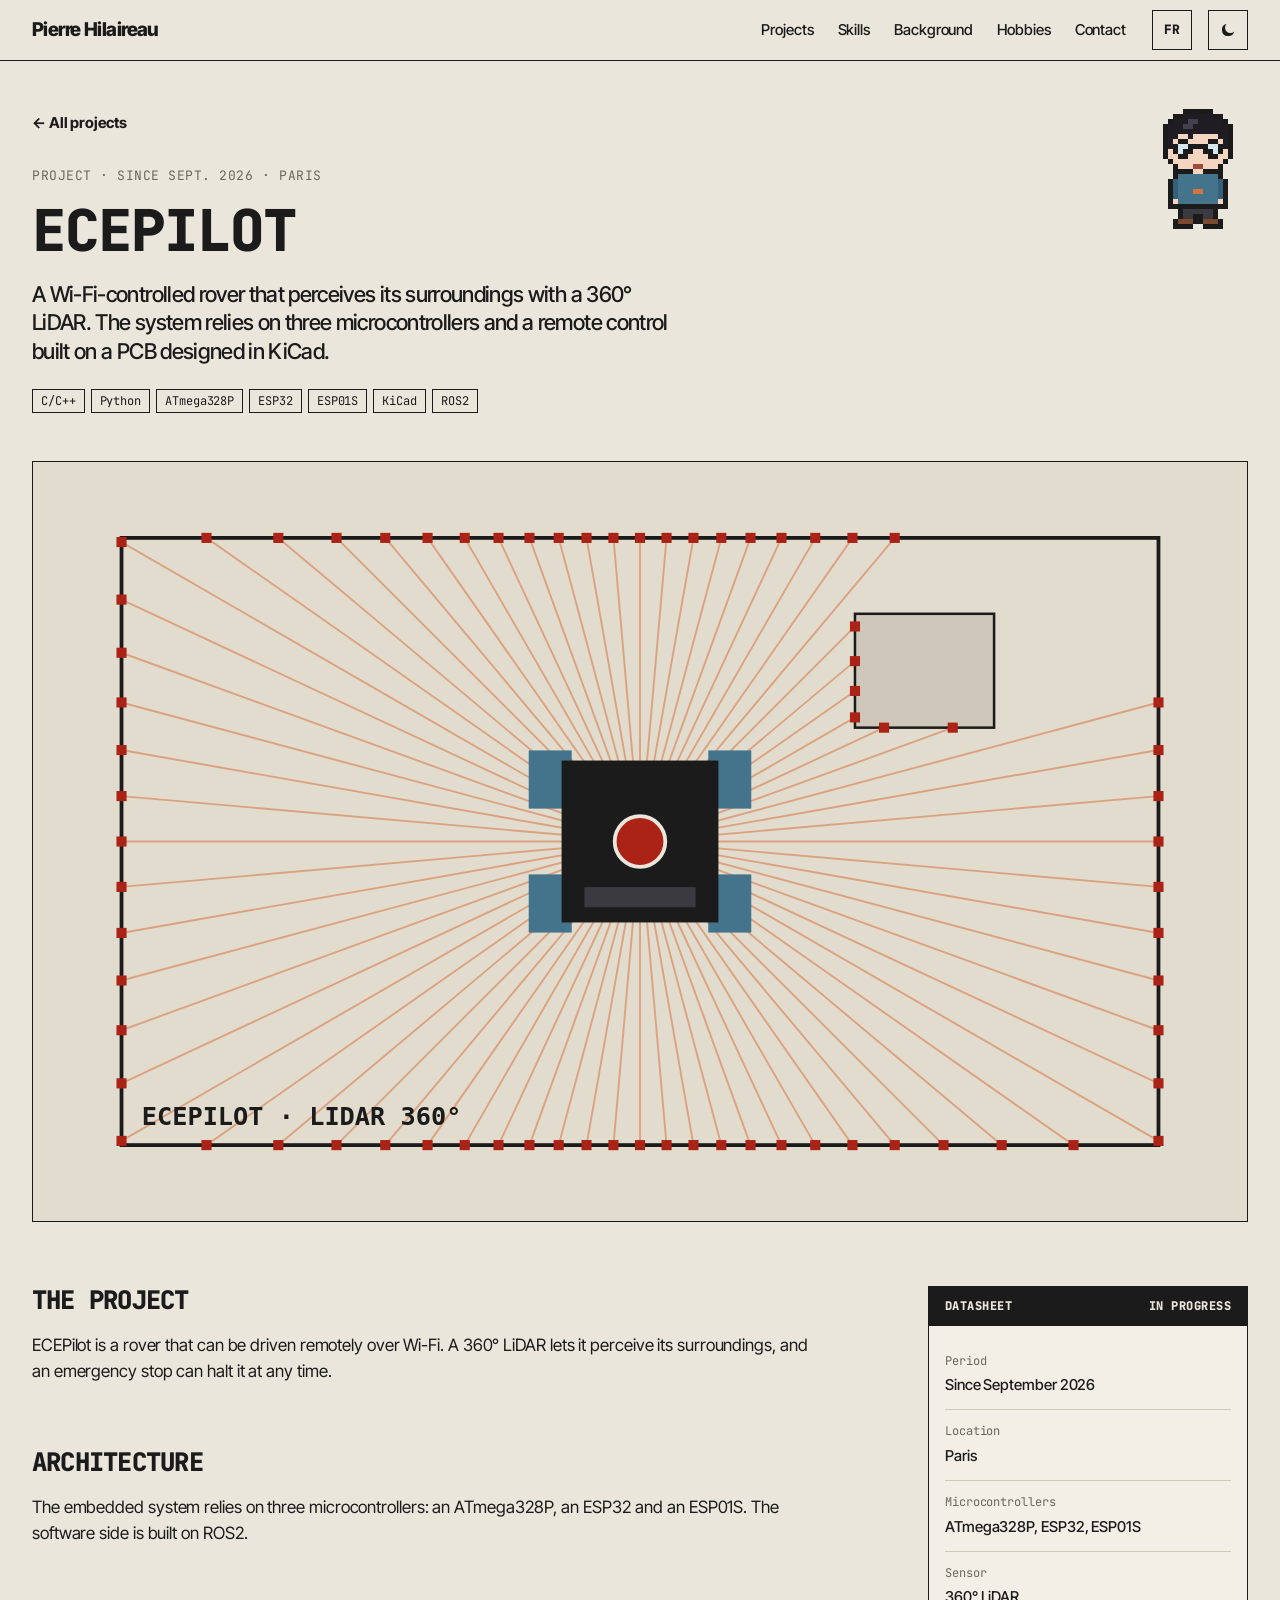
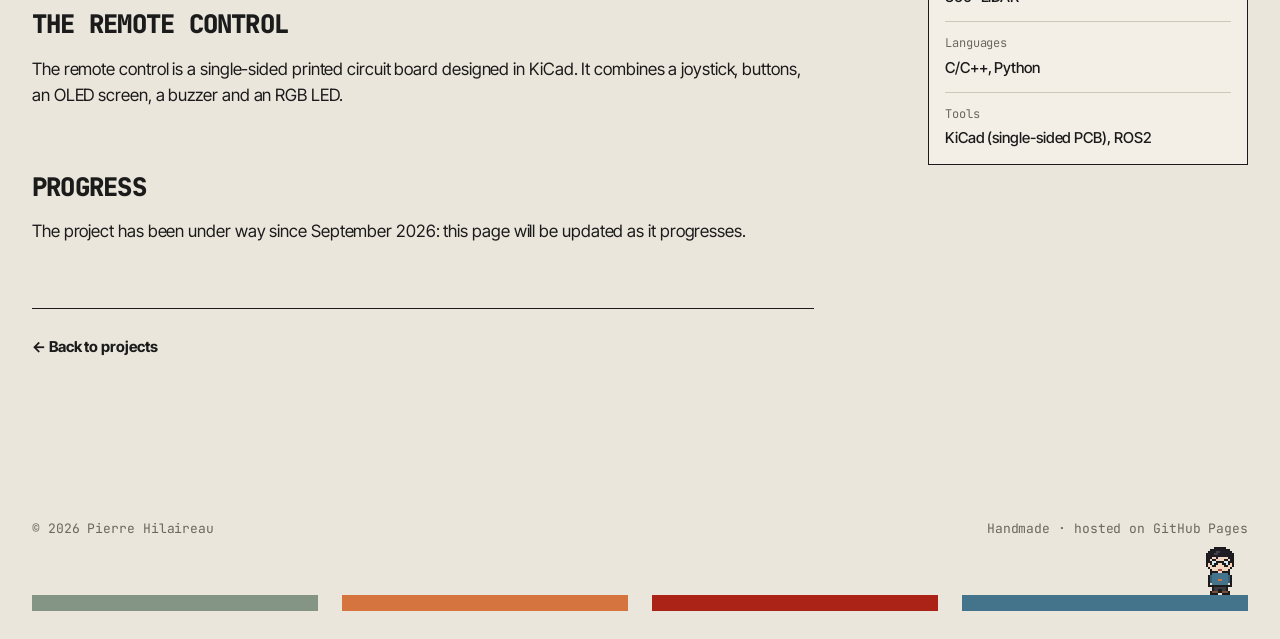
<file: en/projects/ecepilot.html>
<!DOCTYPE html>
<html lang="en">
<head>
  <meta charset="utf-8">
  <meta name="viewport" content="width=device-width, initial-scale=1">

  <!-- VERSION ANGLAISE de projets/ecepilot.html -->
  <title>ECEPilot — Pierre Hilaireau</title>
  <meta name="description" content="ECEPilot: a Wi-Fi-controlled rover with 360° LiDAR perception, three microcontrollers and a remote control on a PCB designed in KiCad.">
  <link rel="alternate" hreflang="fr" href="https://pierrehlr.github.io/projets/ecepilot.html">
  <link rel="alternate" hreflang="en" href="https://pierrehlr.github.io/en/projects/ecepilot.html">

  <link rel="icon" href="../../assets/img/favicon.svg" type="image/svg+xml">
  <link rel="preconnect" href="https://fonts.googleapis.com">
  <link rel="preconnect" href="https://fonts.gstatic.com" crossorigin>
  <link rel="stylesheet" href="https://fonts.googleapis.com/css2?family=Inter+Tight:wght@300;400;500;600;700;800&family=JetBrains+Mono:wght@400;800&display=swap">
  <link rel="stylesheet" href="../../css/style.css">

  <script>
    try { var t = localStorage.getItem("theme"); if (t) document.documentElement.dataset.theme = t; } catch (e) {}
  </script>
  <script src="../../js/main.js" defer></script>
</head>

<body>
  <a class="skip-link" href="#content">Skip to content</a>

  <header class="nav">
    <div class="container nav-inner">
      <a class="nav-brand" href="../index.html">Pierre Hilaireau</a>
      <nav class="nav-links" aria-label="Main navigation">
        <a href="../index.html#projects">Projects</a>
        <a href="../index.html#skills">Skills</a>
        <a href="../index.html#background">Background</a>
        <a href="../index.html#hobbies">Hobbies</a>
        <a href="../index.html#contact">Contact</a>
      </nav>
      <a class="lang-switch" href="../../projets/ecepilot.html" hreflang="fr" lang="fr" title="Version française">FR</a>
      <button class="theme-toggle" type="button" aria-label="Toggle light and dark theme">
        <svg class="icon-moon" viewBox="0 0 32 32" aria-hidden="true"><path d="M13.5 5.1A11 11 0 1 0 26.9 18.5 9 9 0 0 1 13.5 5.1z"/></svg>
        <svg class="icon-sun" viewBox="0 0 32 32" aria-hidden="true"><circle cx="16" cy="16" r="6"/><path d="M15 2h2v5h-2zM15 25h2v5h-2zM2 15h5v2H2zM25 15h5v2h-5z"/><path transform="rotate(45 16 16)" d="M15 2h2v5h-2zM15 25h2v5h-2zM2 15h5v2H2zM25 15h5v2h-5z"/></svg>
      </button>
    </div>
  </header>

  <main id="content">

    <section class="project-header">
      <div class="container">
        <span class="pixel pixel-project" data-pose="repos" aria-hidden="true"></span>
        <a class="back-link" href="../index.html#projects">← All projects</a>
        <p class="eyebrow">Project · Since Sept. 2026 · Paris</p>
        <h1>ECEPilot</h1>
        <p class="lead">
          A Wi-Fi-controlled rover that perceives its surroundings with a 360° LiDAR.
          The system relies on three microcontrollers and a remote control built on a PCB
          designed in KiCad.
        </p>
        <ul class="tags"><li>C/C++</li><li>Python</li><li>ATmega328P</li><li>ESP32</li><li>ESP01S</li><li>KiCad</li><li>ROS2</li></ul>

        <figure class="project-cover">
          <img src="../../assets/img/projets/ecepilot/illustration.svg" width="960" height="600"
               alt="Illustration: the rover seen from above in the middle of a room, with its LiDAR beams and the detected obstacle points">
        </figure>
      </div>
    </section>

    <div class="container project-layout">

      <aside class="datasheet" aria-label="Datasheet">
        <div class="datasheet-title"><span>Datasheet</span><span>In progress</span></div>
        <dl>
          <dt>Period</dt>
          <dd>Since September 2026</dd>
          <dt>Location</dt>
          <dd>Paris</dd>
          <dt>Microcontrollers</dt>
          <dd>ATmega328P, ESP32, ESP01S</dd>
          <dt>Sensor</dt>
          <dd>360° LiDAR</dd>
          <dt>Languages</dt>
          <dd>C/C++, Python</dd>
          <dt>Tools</dt>
          <dd>KiCad (single-sided PCB), ROS2</dd>
        </dl>
      </aside>

      <article class="prose">

        <h2>The project</h2>
        <p>
          ECEPilot is a rover that can be driven remotely over Wi-Fi. A 360° LiDAR lets it perceive
          its surroundings, and an emergency stop can halt it at any time.
        </p>

        <h2>Architecture</h2>
        <p>
          The embedded system relies on three microcontrollers: an ATmega328P, an ESP32 and an ESP01S.
          The software side is built on ROS2.
        </p>

        <h2>The remote control</h2>
        <p>
          The remote control is a single-sided printed circuit board designed in KiCad. It combines
          a joystick, buttons, an OLED screen, a buzzer and an RGB LED.
        </p>

        <h2>Progress</h2>
        <p>The project has been under way since September 2026: this page will be updated as it progresses.</p>

        <div class="project-end">
          <a class="back-link" href="../index.html#projects">← Back to projects</a>
        </div>
      </article>

    </div>
  </main>

  <footer class="footer">
    <span class="pixel pixel-xs pixel-footer" data-pose="repos" aria-hidden="true"></span>
    <div class="container footer-inner">
      <span>© <span data-annee>2026</span> Pierre Hilaireau</span>
      <span>Handmade · hosted on GitHub Pages</span>
    </div>
  </footer>
</body>
</html>
</file>
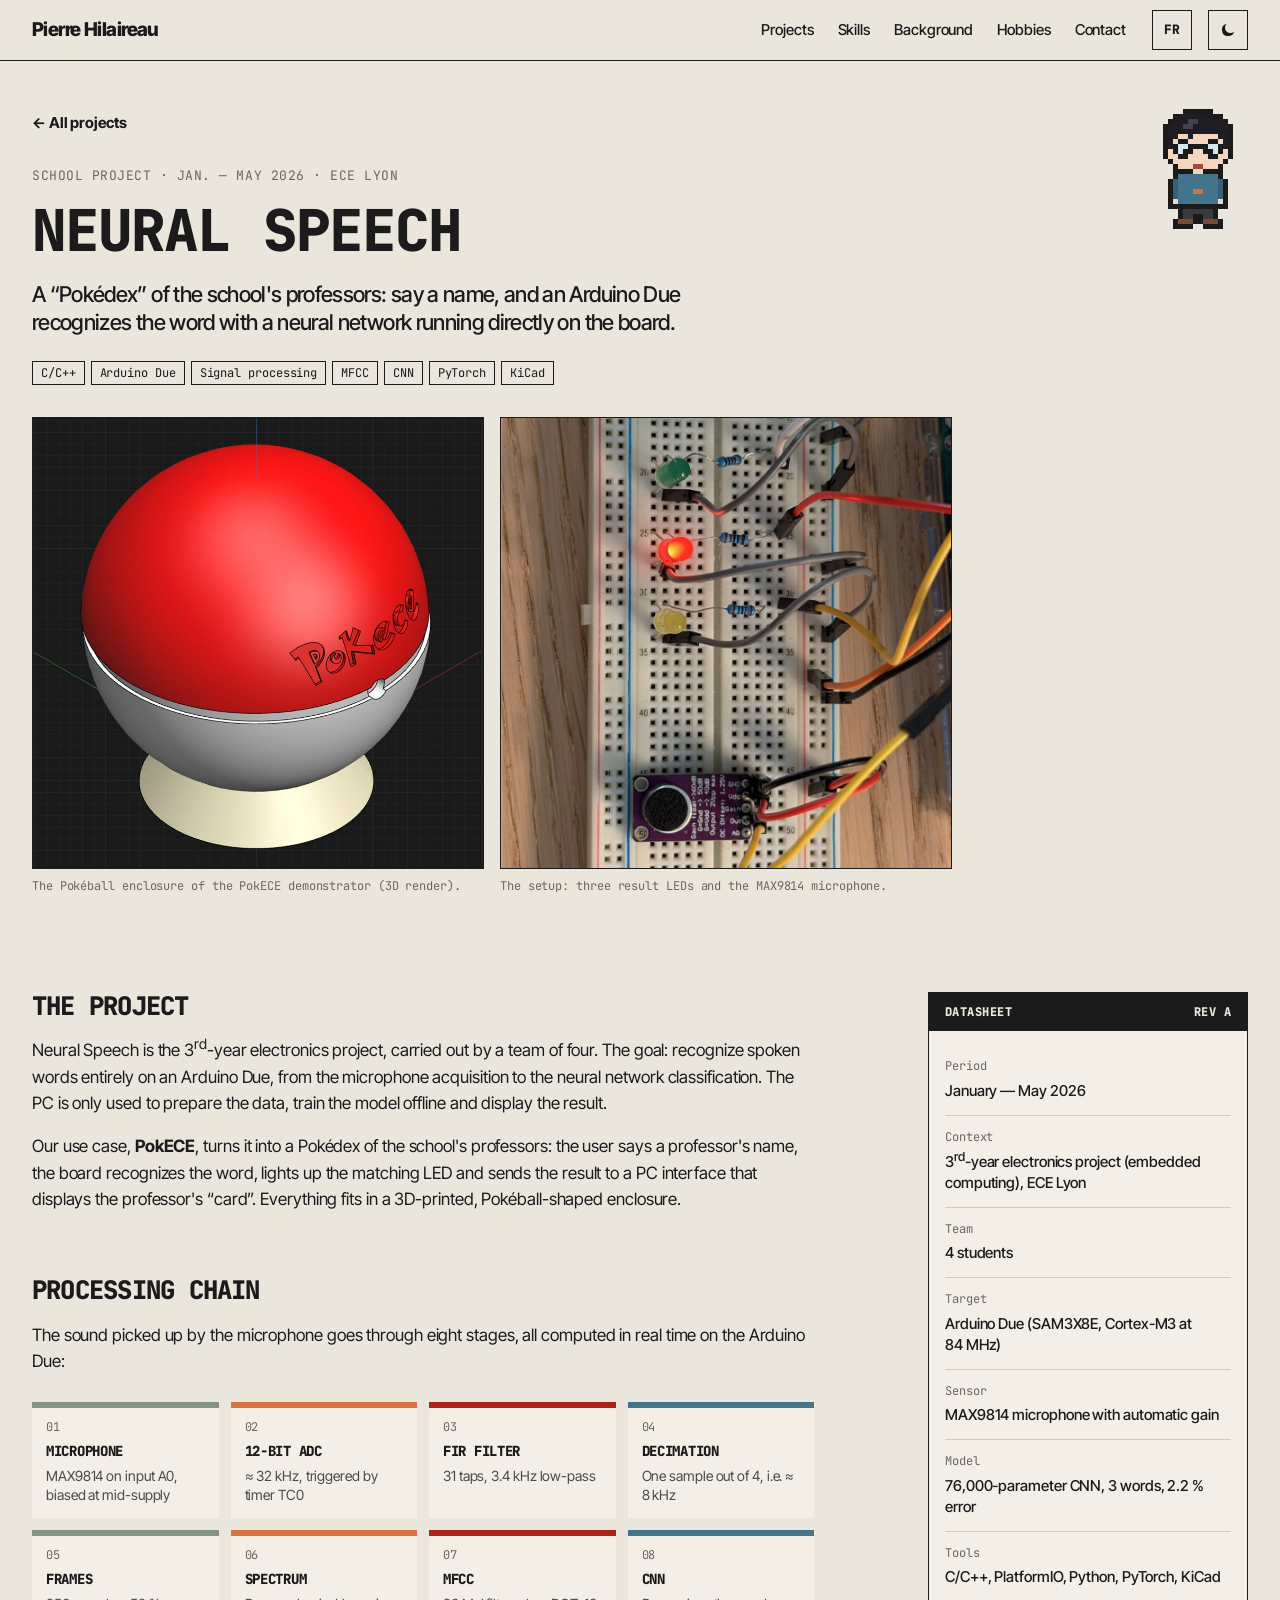
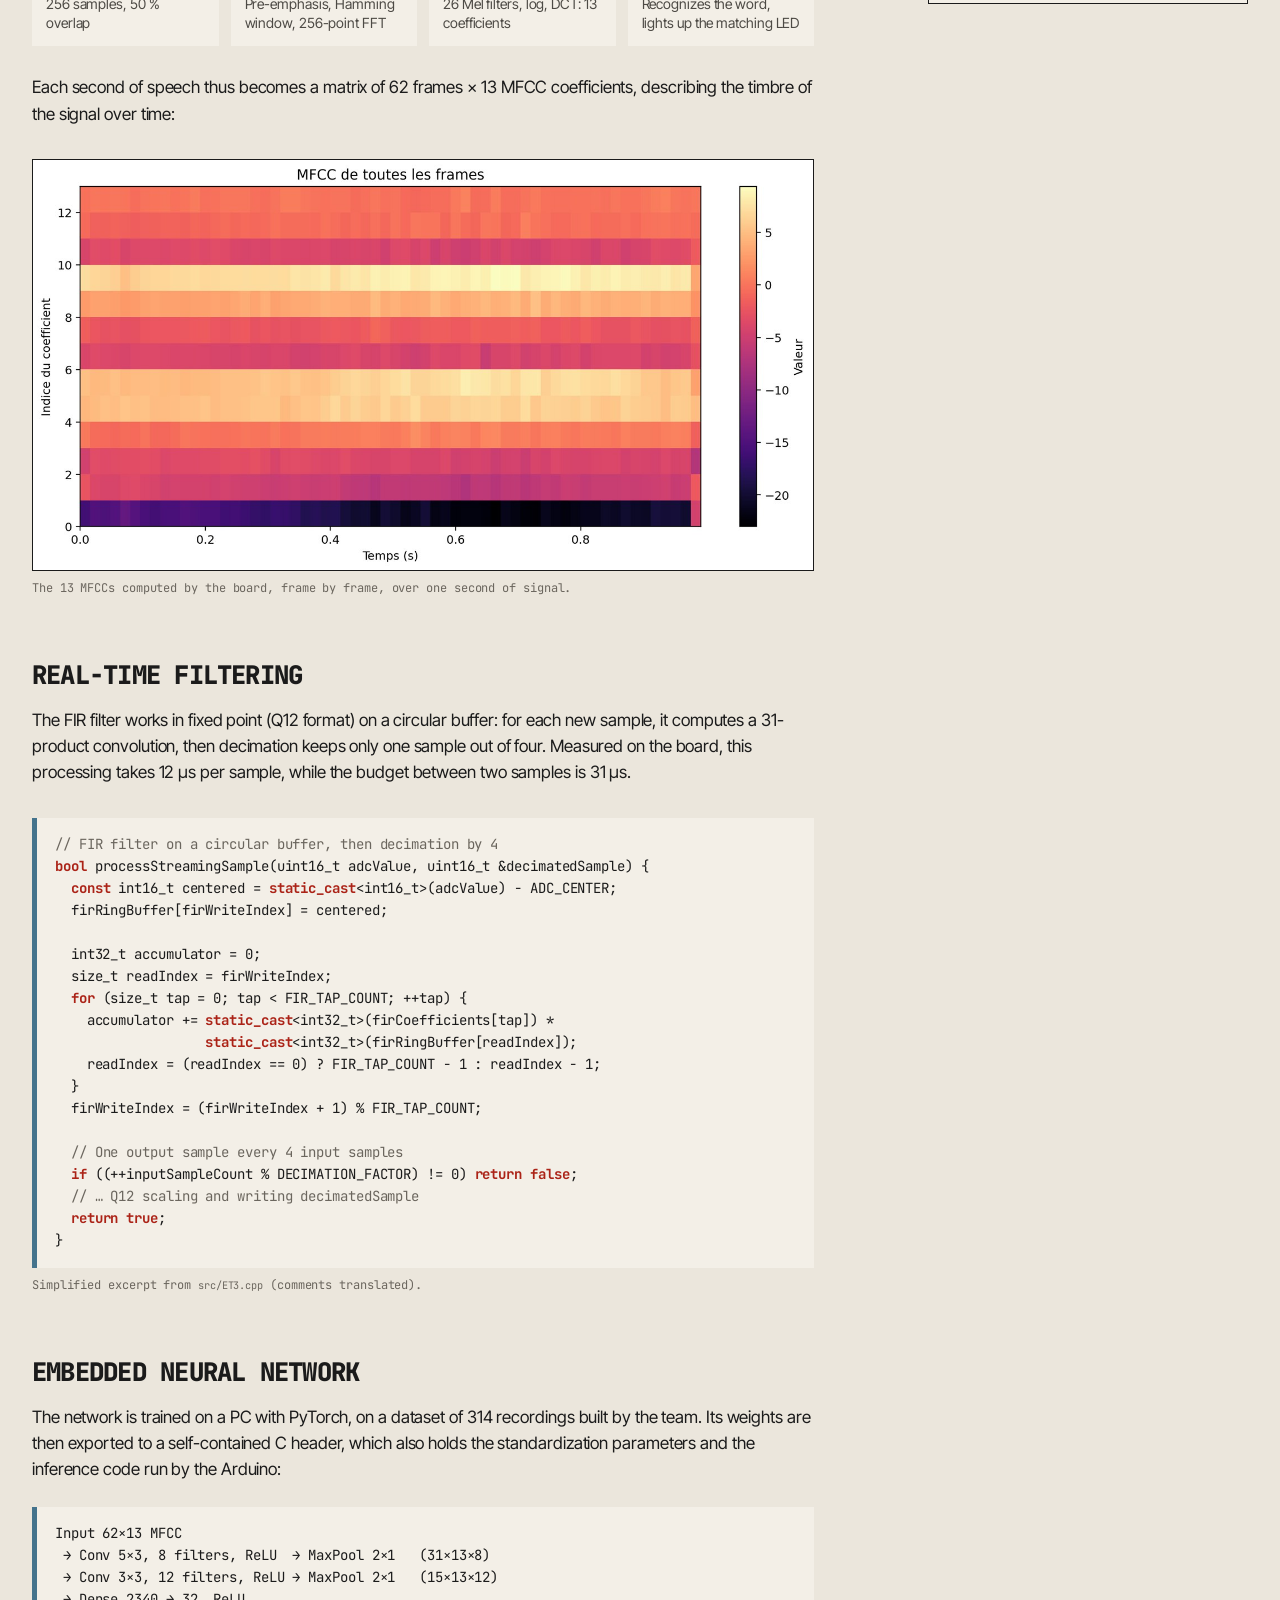
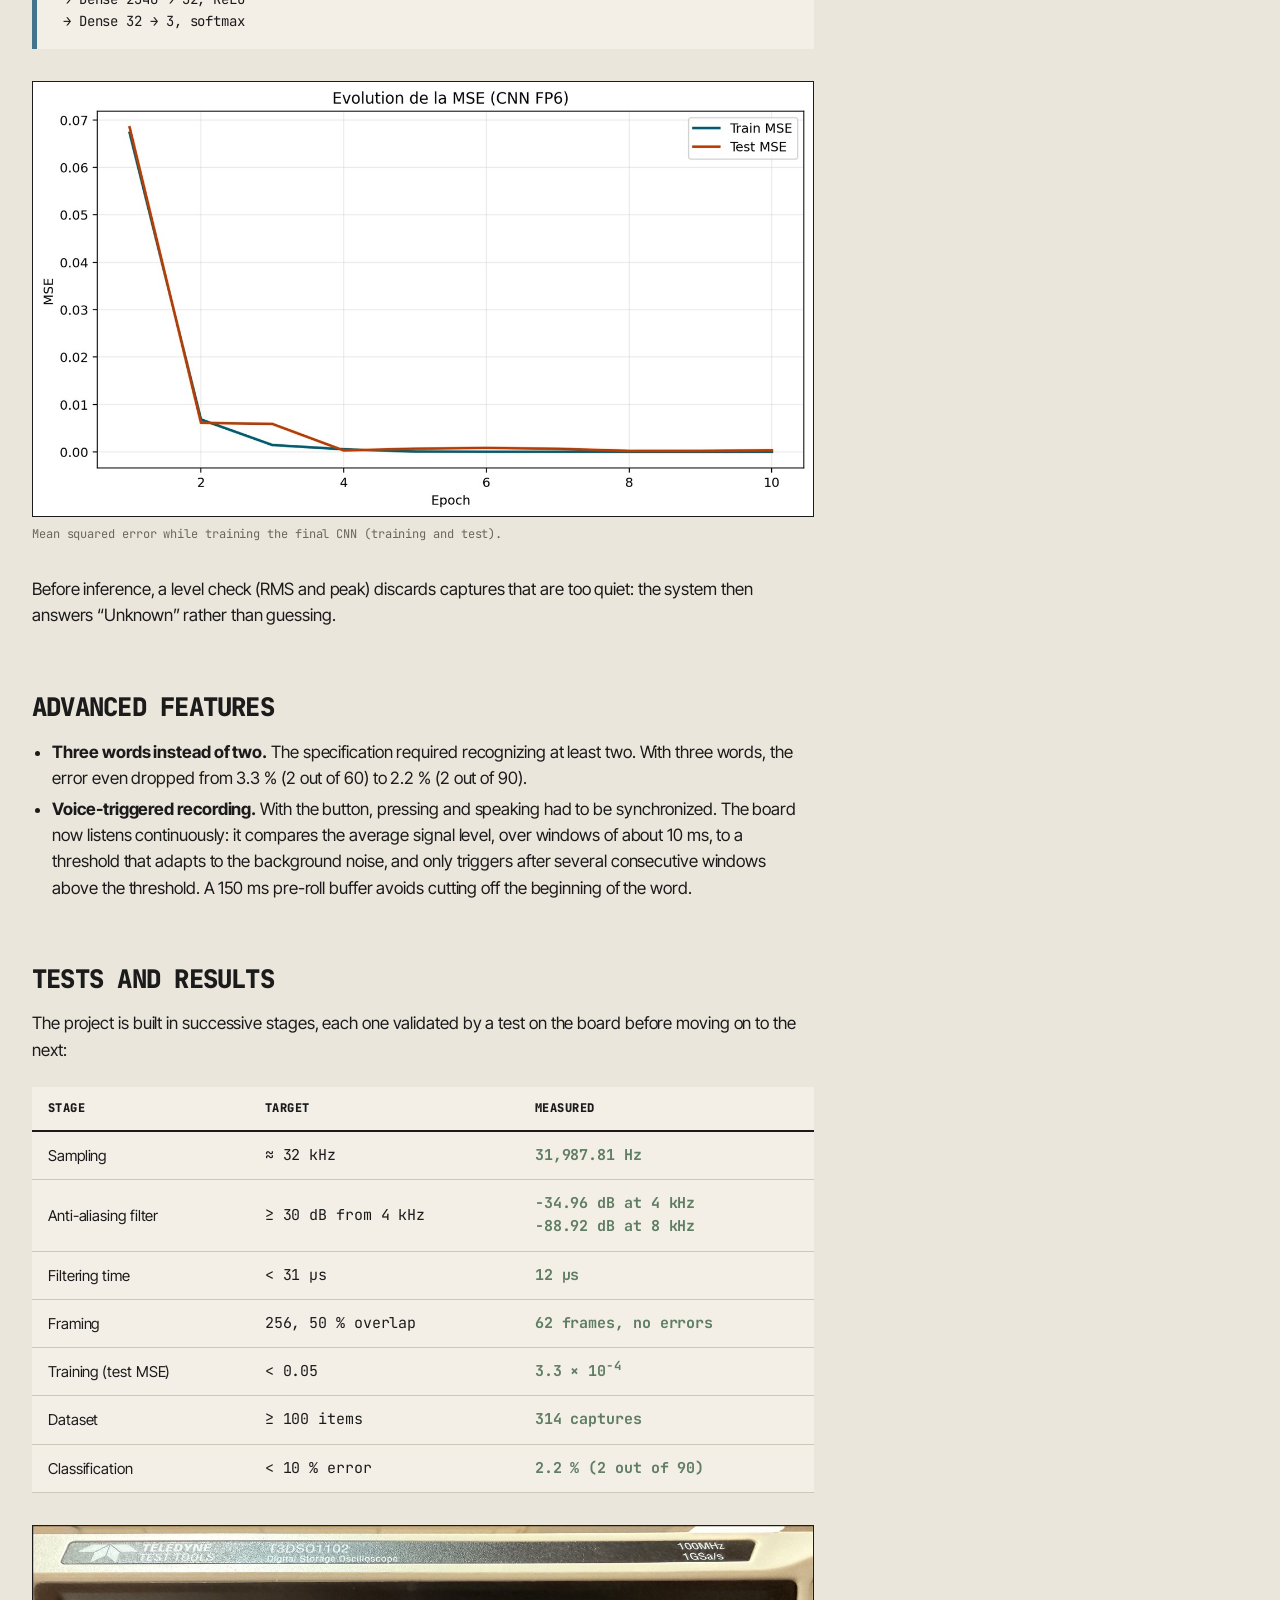
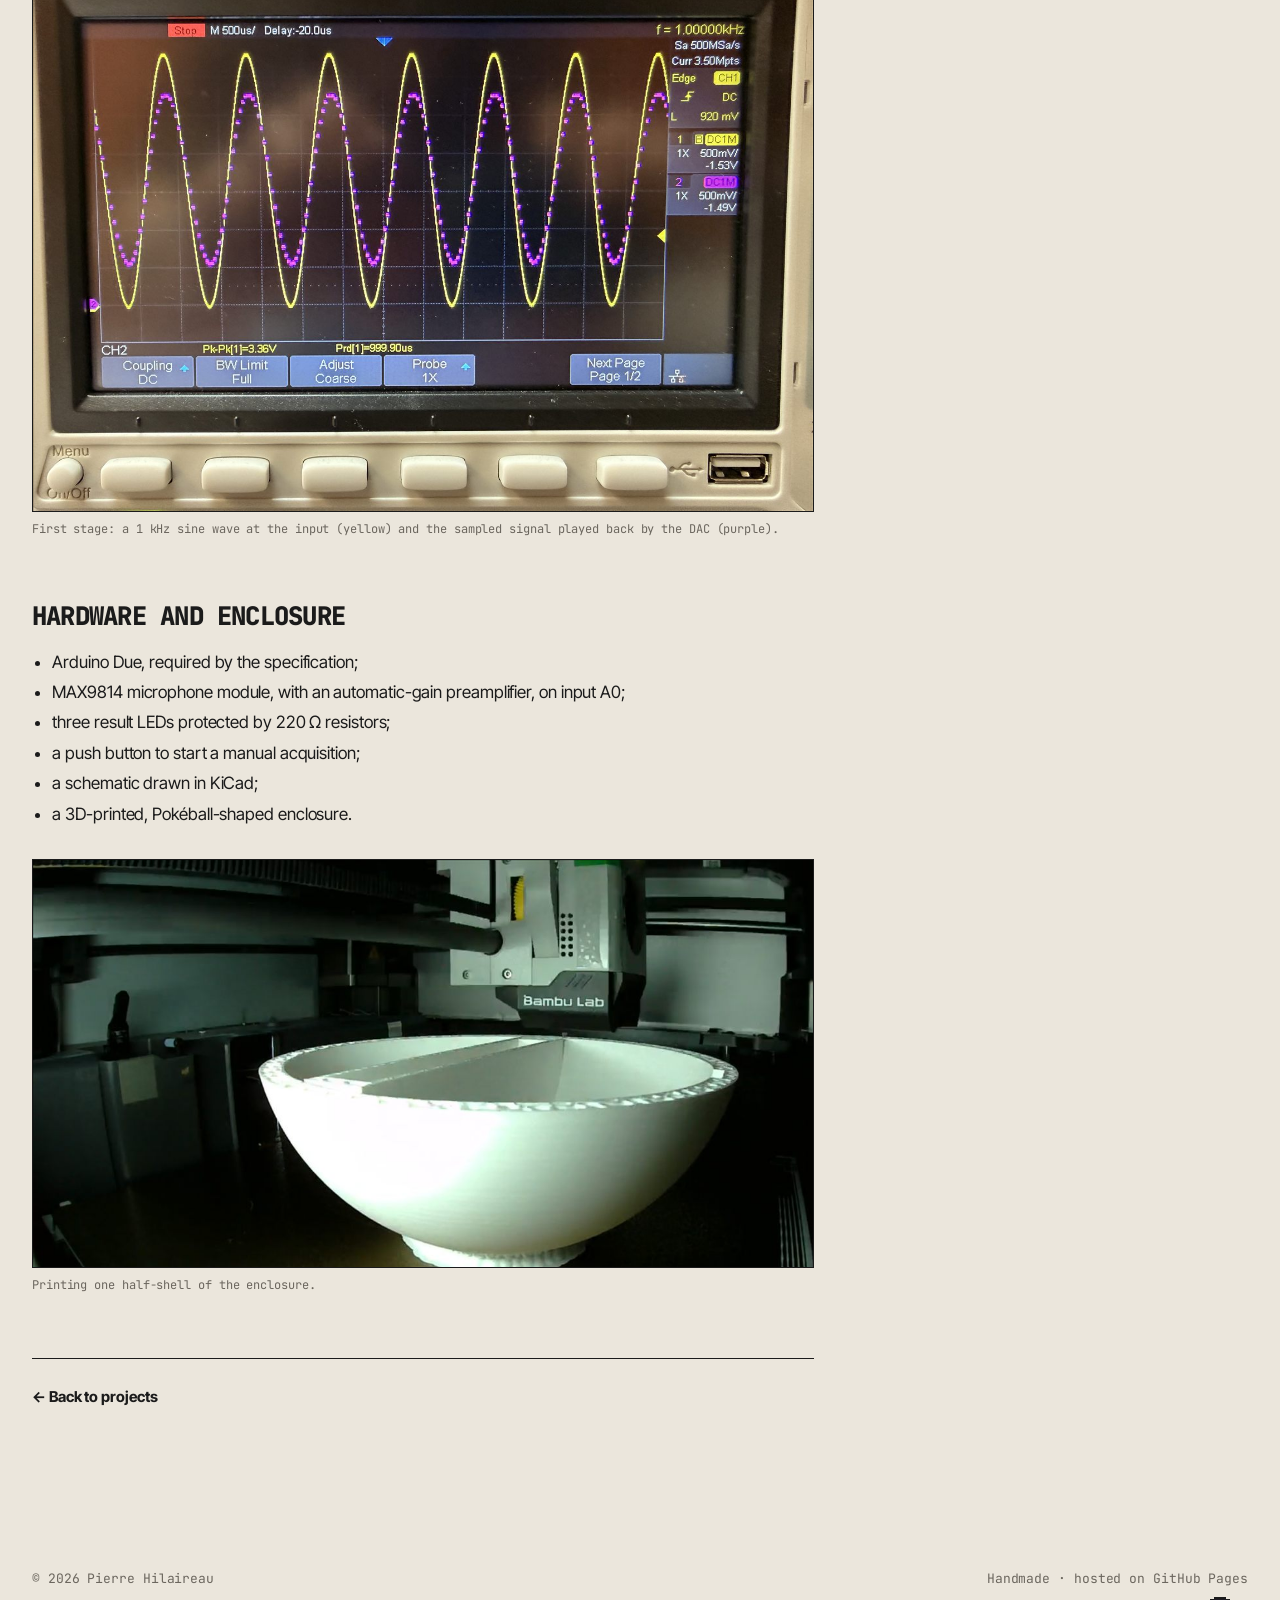
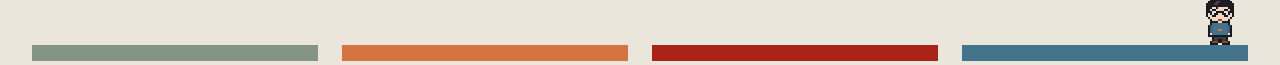
<file: en/projects/neural-speech.html>
<!DOCTYPE html>
<html lang="en">
<head>
  <meta charset="utf-8">
  <meta name="viewport" content="width=device-width, initial-scale=1">

  <!-- VERSION ANGLAISE de projets/neural-speech.html -->
  <title>Neural Speech (PokECE) — Pierre Hilaireau</title>
  <meta name="description" content="Neural Speech: embedded speech recognition on an Arduino Due. Real-time acquisition, FIR filtering, MFCC and a 76,000-parameter neural network, in a 3D-printed Pokéball enclosure.">
  <link rel="alternate" hreflang="fr" href="https://pierrehlr.github.io/projets/neural-speech.html">
  <link rel="alternate" hreflang="en" href="https://pierrehlr.github.io/en/projects/neural-speech.html">

  <link rel="icon" href="../../assets/img/favicon.svg" type="image/svg+xml">
  <link rel="preconnect" href="https://fonts.googleapis.com">
  <link rel="preconnect" href="https://fonts.gstatic.com" crossorigin>
  <link rel="stylesheet" href="https://fonts.googleapis.com/css2?family=Inter+Tight:wght@300;400;500;600;700;800&family=JetBrains+Mono:wght@400;800&display=swap">
  <link rel="stylesheet" href="../../css/style.css">

  <script>
    try { var t = localStorage.getItem("theme"); if (t) document.documentElement.dataset.theme = t; } catch (e) {}
  </script>
  <script src="../../js/main.js" defer></script>
</head>

<body>
  <a class="skip-link" href="#content">Skip to content</a>

  <header class="nav">
    <div class="container nav-inner">
      <a class="nav-brand" href="../index.html">Pierre Hilaireau</a>
      <nav class="nav-links" aria-label="Main navigation">
        <a href="../index.html#projects">Projects</a>
        <a href="../index.html#skills">Skills</a>
        <a href="../index.html#background">Background</a>
        <a href="../index.html#hobbies">Hobbies</a>
        <a href="../index.html#contact">Contact</a>
      </nav>
      <a class="lang-switch" href="../../projets/neural-speech.html" hreflang="fr" lang="fr" title="Version française">FR</a>
      <button class="theme-toggle" type="button" aria-label="Toggle light and dark theme">
        <svg class="icon-moon" viewBox="0 0 32 32" aria-hidden="true"><path d="M13.5 5.1A11 11 0 1 0 26.9 18.5 9 9 0 0 1 13.5 5.1z"/></svg>
        <svg class="icon-sun" viewBox="0 0 32 32" aria-hidden="true"><circle cx="16" cy="16" r="6"/><path d="M15 2h2v5h-2zM15 25h2v5h-2zM2 15h5v2H2zM25 15h5v2h-5z"/><path transform="rotate(45 16 16)" d="M15 2h2v5h-2zM15 25h2v5h-2zM2 15h5v2H2zM25 15h5v2h-5z"/></svg>
      </button>
    </div>
  </header>

  <main id="content">

    <section class="project-header">
      <div class="container">
        <span class="pixel pixel-project" data-pose="repos" aria-hidden="true"></span>
        <a class="back-link" href="../index.html#projects">← All projects</a>
        <p class="eyebrow">School project · Jan. — May 2026 · ECE Lyon</p>
        <h1>Neural Speech</h1>
        <p class="lead">
          A “Pokédex” of the school's professors: say a name, and an Arduino Due recognizes
          the word with a neural network running directly on the board.
        </p>
        <ul class="tags"><li>C/C++</li><li>Arduino Due</li><li>Signal processing</li><li>MFCC</li><li>CNN</li><li>PyTorch</li><li>KiCad</li></ul>

        <div class="figure-row project-cover">
          <figure>
            <img src="../../assets/img/projets/neural-speech/pokece-rendu.jpg" width="860" height="860"
                 alt="3D render of the Pokéball-shaped enclosure, engraved PokECE, on its stand">
            <figcaption>The Pokéball enclosure of the PokECE demonstrator (3D render).</figcaption>
          </figure>
          <figure>
            <img src="../../assets/img/projets/neural-speech/montage.jpg" width="1000" height="1000"
                 alt="Breadboard setup: three LEDs with their resistors and the MAX9814 microphone module">
            <figcaption>The setup: three result LEDs and the MAX9814 microphone.</figcaption>
          </figure>
        </div>
      </div>
    </section>

    <div class="container project-layout">

      <aside class="datasheet" aria-label="Datasheet">
        <div class="datasheet-title"><span>Datasheet</span><span>Rev A</span></div>
        <dl>
          <dt>Period</dt>
          <dd>January — May 2026</dd>
          <dt>Context</dt>
          <dd>3<sup>rd</sup>-year electronics project (embedded computing), ECE Lyon</dd>
          <dt>Team</dt>
          <dd>4 students</dd>
          <dt>Target</dt>
          <dd>Arduino Due (SAM3X8E, Cortex-M3 at 84&nbsp;MHz)</dd>
          <dt>Sensor</dt>
          <dd>MAX9814 microphone with automatic gain</dd>
          <dt>Model</dt>
          <dd>76,000-parameter CNN, 3 words, 2.2&nbsp;% error</dd>
          <dt>Tools</dt>
          <dd>C/C++, PlatformIO, Python, PyTorch, KiCad</dd>
        </dl>
      </aside>

      <article class="prose">

        <h2>The project</h2>
        <p>
          Neural Speech is the 3<sup>rd</sup>-year electronics project, carried out by a team of four.
          The goal: recognize spoken words entirely on an Arduino Due, from the microphone acquisition
          to the neural network classification. The PC is only used to prepare the data, train
          the model offline and display the result.
        </p>
        <p>
          Our use case, <strong>PokECE</strong>, turns it into a Pokédex of the school's professors:
          the user says a professor's name, the board recognizes the word, lights up the matching LED
          and sends the result to a PC interface that displays the professor's “card”.
          Everything fits in a 3D-printed, Pokéball-shaped enclosure.
        </p>

        <h2>Processing chain</h2>
        <p>
          The sound picked up by the microphone goes through eight stages, all computed in real time
          on the Arduino Due:
        </p>
        <ol class="chain">
          <li><strong>Microphone</strong><span>MAX9814 on input A0, biased at mid-supply</span></li>
          <li><strong>12-bit ADC</strong><span>≈ 32 kHz, triggered by timer TC0</span></li>
          <li><strong>FIR filter</strong><span>31 taps, 3.4 kHz low-pass</span></li>
          <li><strong>Decimation</strong><span>One sample out of 4, i.e. ≈ 8 kHz</span></li>
          <li><strong>Frames</strong><span>256 samples, 50 % overlap</span></li>
          <li><strong>Spectrum</strong><span>Pre-emphasis, Hamming window, 256-point FFT</span></li>
          <li><strong>MFCC</strong><span>26 Mel filters, log, DCT: 13 coefficients</span></li>
          <li><strong>CNN</strong><span>Recognizes the word, lights up the matching LED</span></li>
        </ol>
        <p>
          Each second of speech thus becomes a matrix of 62 frames × 13 MFCC coefficients,
          describing the timbre of the signal over time:
        </p>
        <figure>
          <img src="../../assets/img/projets/neural-speech/mfcc.jpg" width="1400" height="735" loading="lazy"
               alt="Heat map of the 13 MFCC coefficients over one second">
          <figcaption>The 13 MFCCs computed by the board, frame by frame, over one second of signal.</figcaption>
        </figure>

        <h2>Real-time filtering</h2>
        <p>
          The FIR filter works in fixed point (Q12 format) on a circular buffer: for each new sample,
          it computes a 31-product convolution, then decimation keeps only one sample out of four.
          Measured on the board, this processing takes 12&nbsp;µs per sample, while the budget
          between two samples is 31&nbsp;µs.
        </p>
        <figure>
<pre><code><span class="c-comment">// FIR filter on a circular buffer, then decimation by 4</span>
<span class="c-keyword">bool</span> processStreamingSample(uint16_t adcValue, uint16_t &amp;decimatedSample) {
  <span class="c-keyword">const</span> int16_t centered = <span class="c-keyword">static_cast</span>&lt;int16_t&gt;(adcValue) - ADC_CENTER;
  firRingBuffer[firWriteIndex] = centered;

  int32_t accumulator = 0;
  size_t readIndex = firWriteIndex;
  <span class="c-keyword">for</span> (size_t tap = 0; tap &lt; FIR_TAP_COUNT; ++tap) {
    accumulator += <span class="c-keyword">static_cast</span>&lt;int32_t&gt;(firCoefficients[tap]) *
                   <span class="c-keyword">static_cast</span>&lt;int32_t&gt;(firRingBuffer[readIndex]);
    readIndex = (readIndex == 0) ? FIR_TAP_COUNT - 1 : readIndex - 1;
  }
  firWriteIndex = (firWriteIndex + 1) % FIR_TAP_COUNT;

  <span class="c-comment">// One output sample every 4 input samples</span>
  <span class="c-keyword">if</span> ((++inputSampleCount % DECIMATION_FACTOR) != 0) <span class="c-keyword">return false</span>;
  <span class="c-comment">// … Q12 scaling and writing decimatedSample</span>
  <span class="c-keyword">return true</span>;
}</code></pre>
          <figcaption>Simplified excerpt from <code>src/ET3.cpp</code> (comments translated).</figcaption>
        </figure>

        <h2>Embedded neural network</h2>
        <p>
          The network is trained on a PC with PyTorch, on a dataset of 314 recordings built by the team.
          Its weights are then exported to a self-contained C header, which also holds the
          standardization parameters and the inference code run by the Arduino:
        </p>
<pre><code>Input 62×13 MFCC
 → Conv 5×3, 8 filters, ReLU  → MaxPool 2×1   (31×13×8)
 → Conv 3×3, 12 filters, ReLU → MaxPool 2×1   (15×13×12)
 → Dense 2340 → 32, ReLU
 → Dense 32 → 3, softmax</code></pre>
        <figure>
          <img src="../../assets/img/projets/neural-speech/entrainement-cnn.jpg" width="1400" height="780" loading="lazy"
               alt="Training and test mean squared error curves, dropping within a few epochs">
          <figcaption>Mean squared error while training the final CNN (training and test).</figcaption>
        </figure>
        <p>
          Before inference, a level check (RMS and peak) discards captures that are too quiet:
          the system then answers “Unknown” rather than guessing.
        </p>

        <h2>Advanced features</h2>
        <ul>
          <li>
            <strong>Three words instead of two.</strong> The specification required recognizing
            at least two. With three words, the error even dropped from 3.3&nbsp;% (2 out of 60)
            to 2.2&nbsp;% (2 out of 90).
          </li>
          <li>
            <strong>Voice-triggered recording.</strong> With the button, pressing and speaking had to be
            synchronized. The board now listens continuously: it compares the average signal level,
            over windows of about 10&nbsp;ms, to a threshold that adapts to the background noise,
            and only triggers after several consecutive windows above the threshold. A 150&nbsp;ms
            pre-roll buffer avoids cutting off the beginning of the word.
          </li>
        </ul>

        <h2>Tests and results</h2>
        <p>
          The project is built in successive stages, each one validated by a test on the board
          before moving on to the next:
        </p>
        <div class="table-wrap">
          <table>
            <thead>
              <tr><th>Stage</th><th>Target</th><th>Measured</th></tr>
            </thead>
            <tbody>
              <tr><td>Sampling</td><td class="num">≈ 32 kHz</td><td class="num ok">31,987.81 Hz</td></tr>
              <tr><td>Anti-aliasing filter</td><td class="num">≥ 30 dB from 4 kHz</td><td class="num ok">−34.96 dB at 4 kHz<br>−88.92 dB at 8 kHz</td></tr>
              <tr><td>Filtering time</td><td class="num">&lt; 31 µs</td><td class="num ok">12 µs</td></tr>
              <tr><td>Framing</td><td class="num">256, 50 % overlap</td><td class="num ok">62 frames, no errors</td></tr>
              <tr><td>Training (test MSE)</td><td class="num">&lt; 0.05</td><td class="num ok">3.3 × 10<sup>−4</sup></td></tr>
              <tr><td>Dataset</td><td class="num">≥ 100 items</td><td class="num ok">314 captures</td></tr>
              <tr><td>Classification</td><td class="num">&lt; 10 % error</td><td class="num ok">2.2 % (2 out of 90)</td></tr>
            </tbody>
          </table>
        </div>
        <figure>
          <img src="../../assets/img/projets/neural-speech/oscilloscope-1khz.jpg" width="1400" height="1050" loading="lazy"
               alt="Oscilloscope: a 1 kHz sine wave in yellow and its sampled, staircase-shaped version in purple">
          <figcaption>First stage: a 1 kHz sine wave at the input (yellow) and the sampled signal played back by the DAC (purple).</figcaption>
        </figure>

        <h2>Hardware and enclosure</h2>
        <ul>
          <li>Arduino Due, required by the specification;</li>
          <li>MAX9814 microphone module, with an automatic-gain preamplifier, on input A0;</li>
          <li>three result LEDs protected by 220&nbsp;Ω resistors;</li>
          <li>a push button to start a manual acquisition;</li>
          <li>a schematic drawn in KiCad;</li>
          <li>a 3D-printed, Pokéball-shaped enclosure.</li>
        </ul>
        <figure>
          <img src="../../assets/img/projets/neural-speech/impression-3d.jpg" width="1200" height="626" loading="lazy"
               alt="A white half-shell of the Pokéball being printed on a 3D printer">
          <figcaption>Printing one half-shell of the enclosure.</figcaption>
        </figure>

        <div class="project-end">
          <a class="back-link" href="../index.html#projects">← Back to projects</a>
        </div>
      </article>

    </div>
  </main>

  <footer class="footer">
    <span class="pixel pixel-xs pixel-footer" data-pose="repos" aria-hidden="true"></span>
    <div class="container footer-inner">
      <span>© <span data-annee>2026</span> Pierre Hilaireau</span>
      <span>Handmade · hosted on GitHub Pages</span>
    </div>
  </footer>
</body>
</html>
</file>
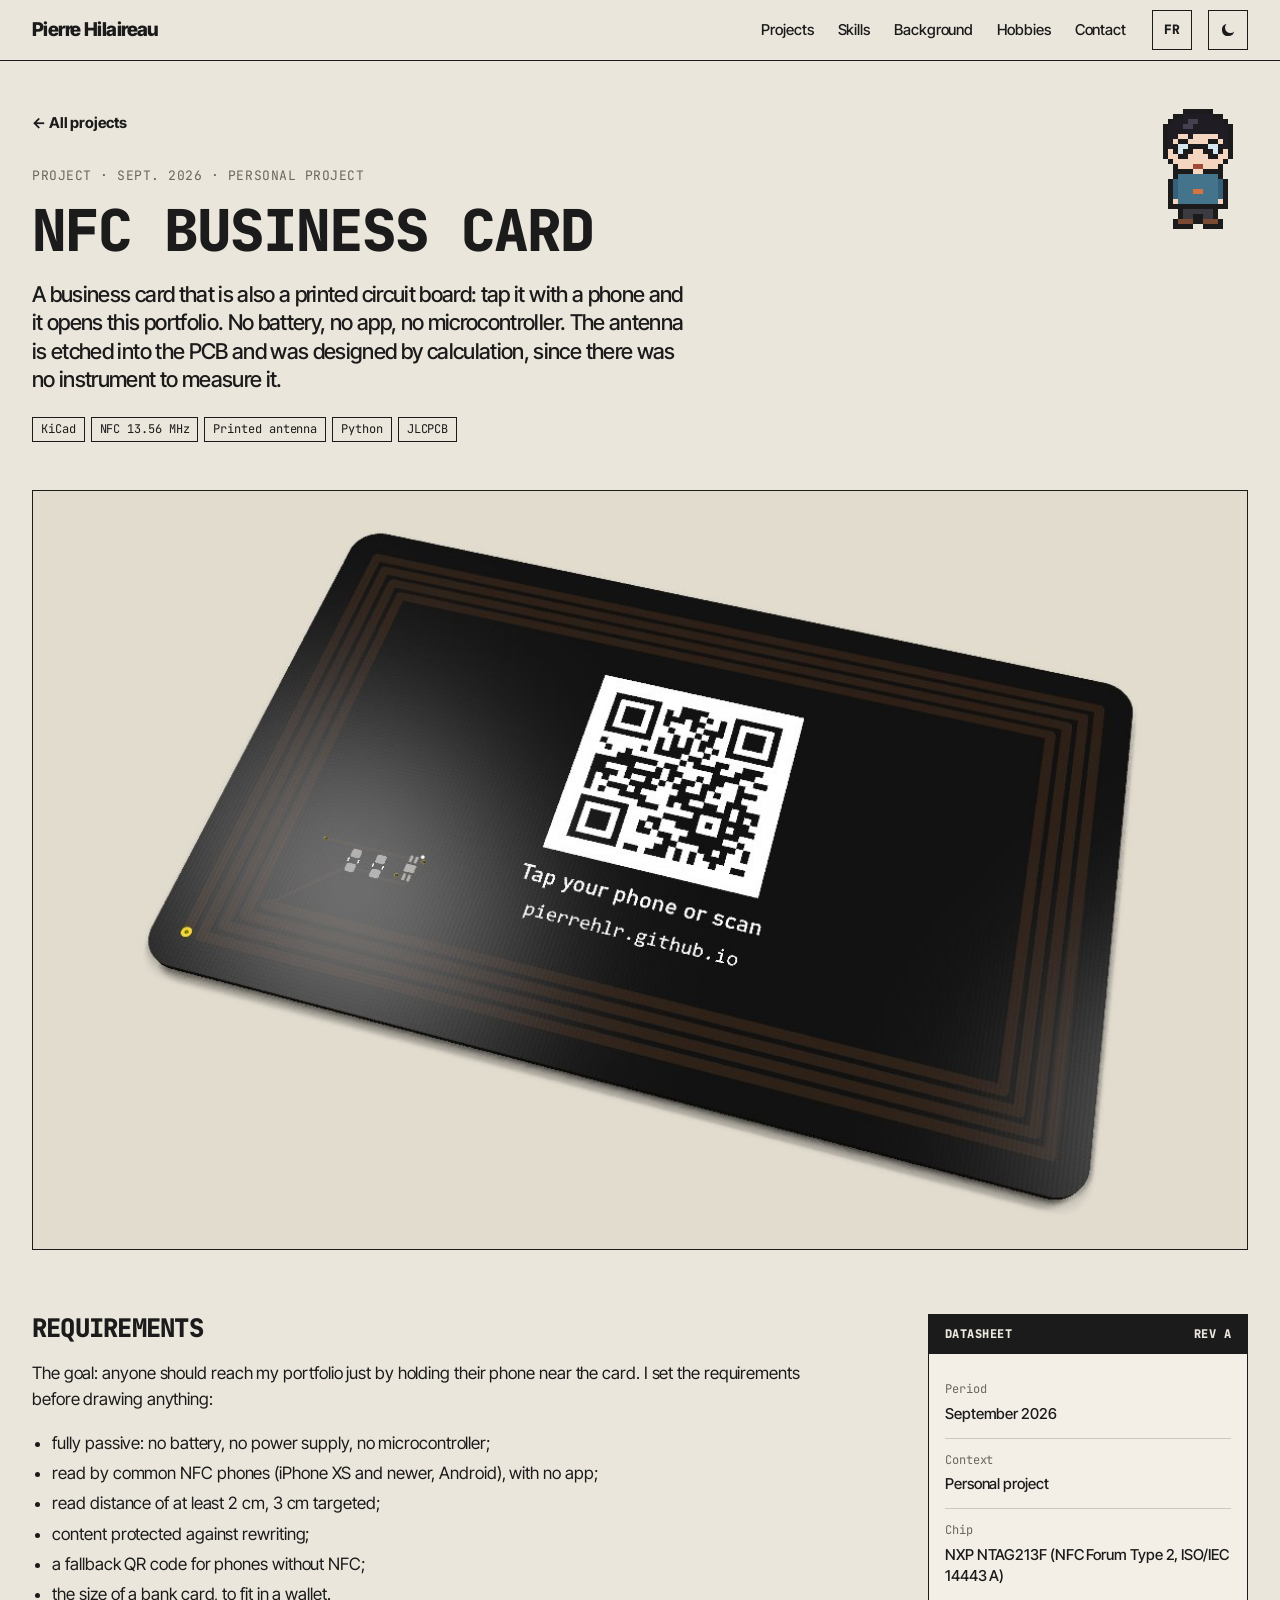
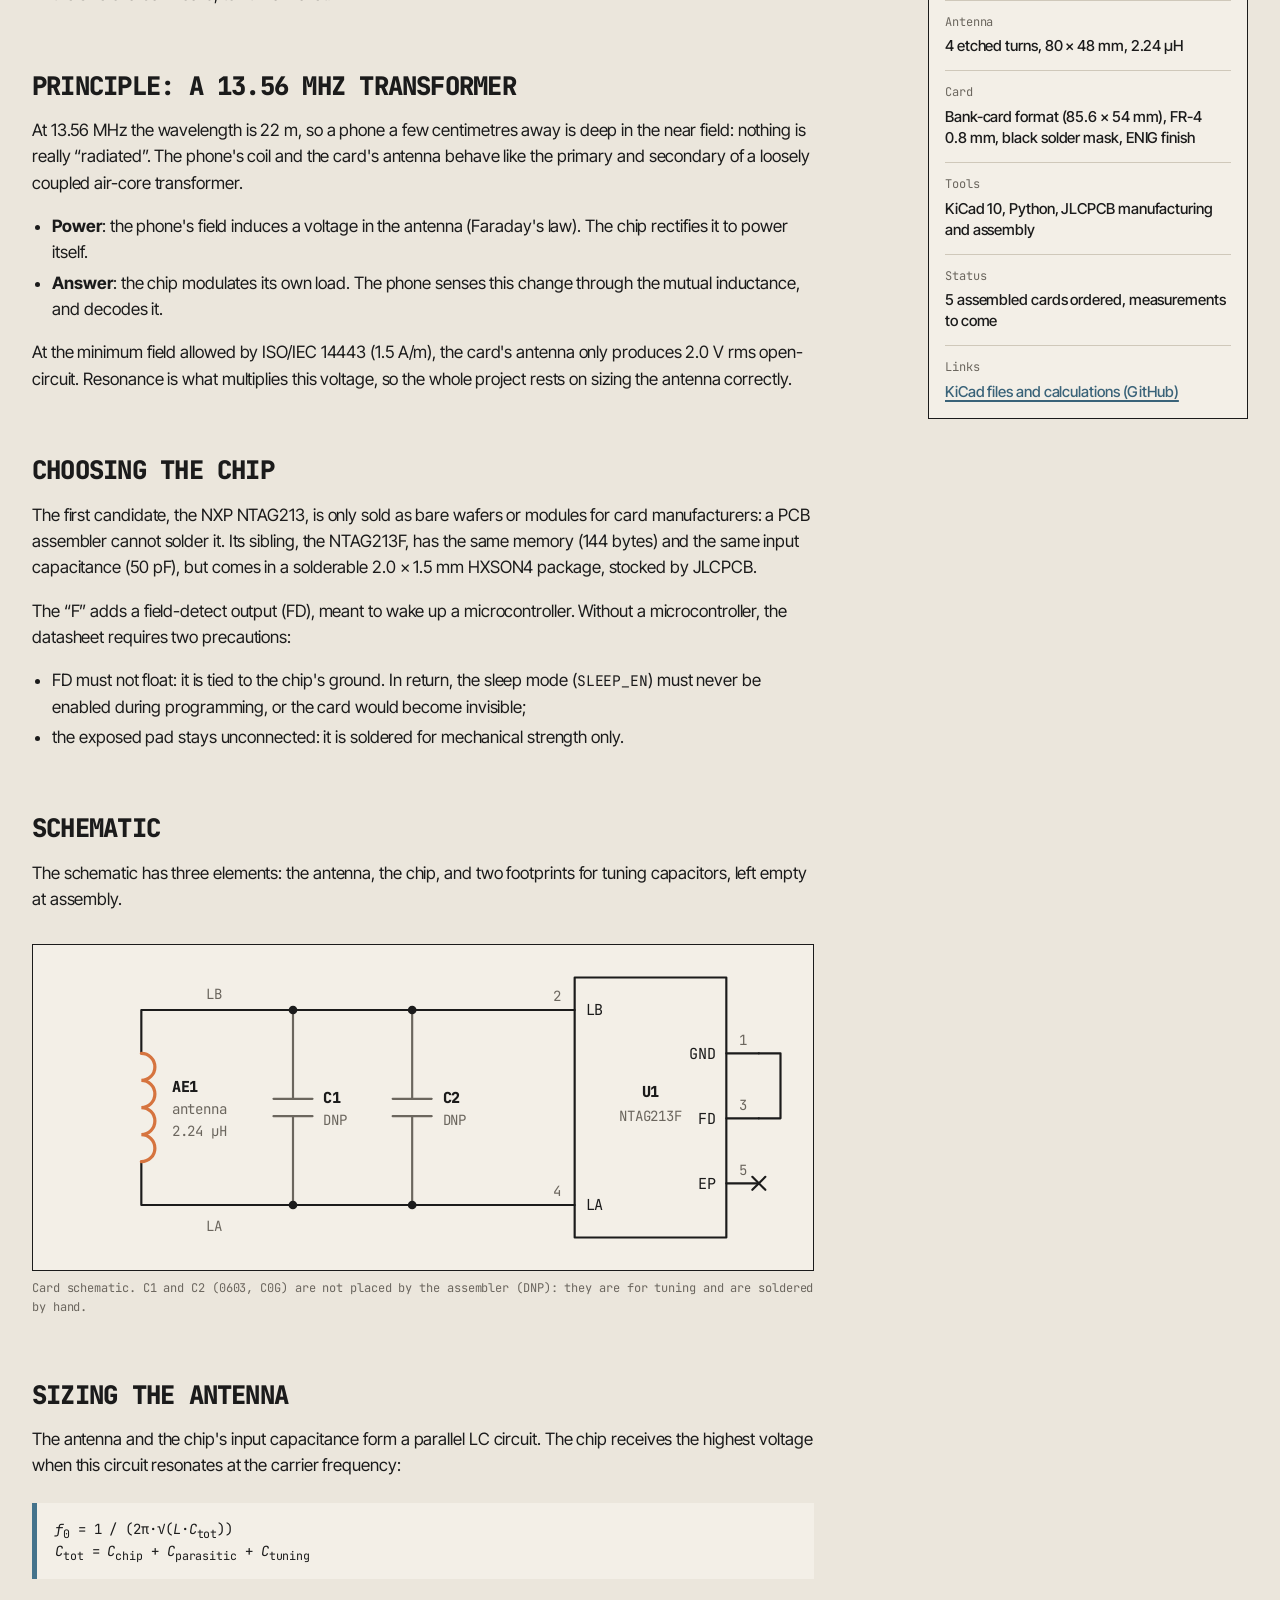
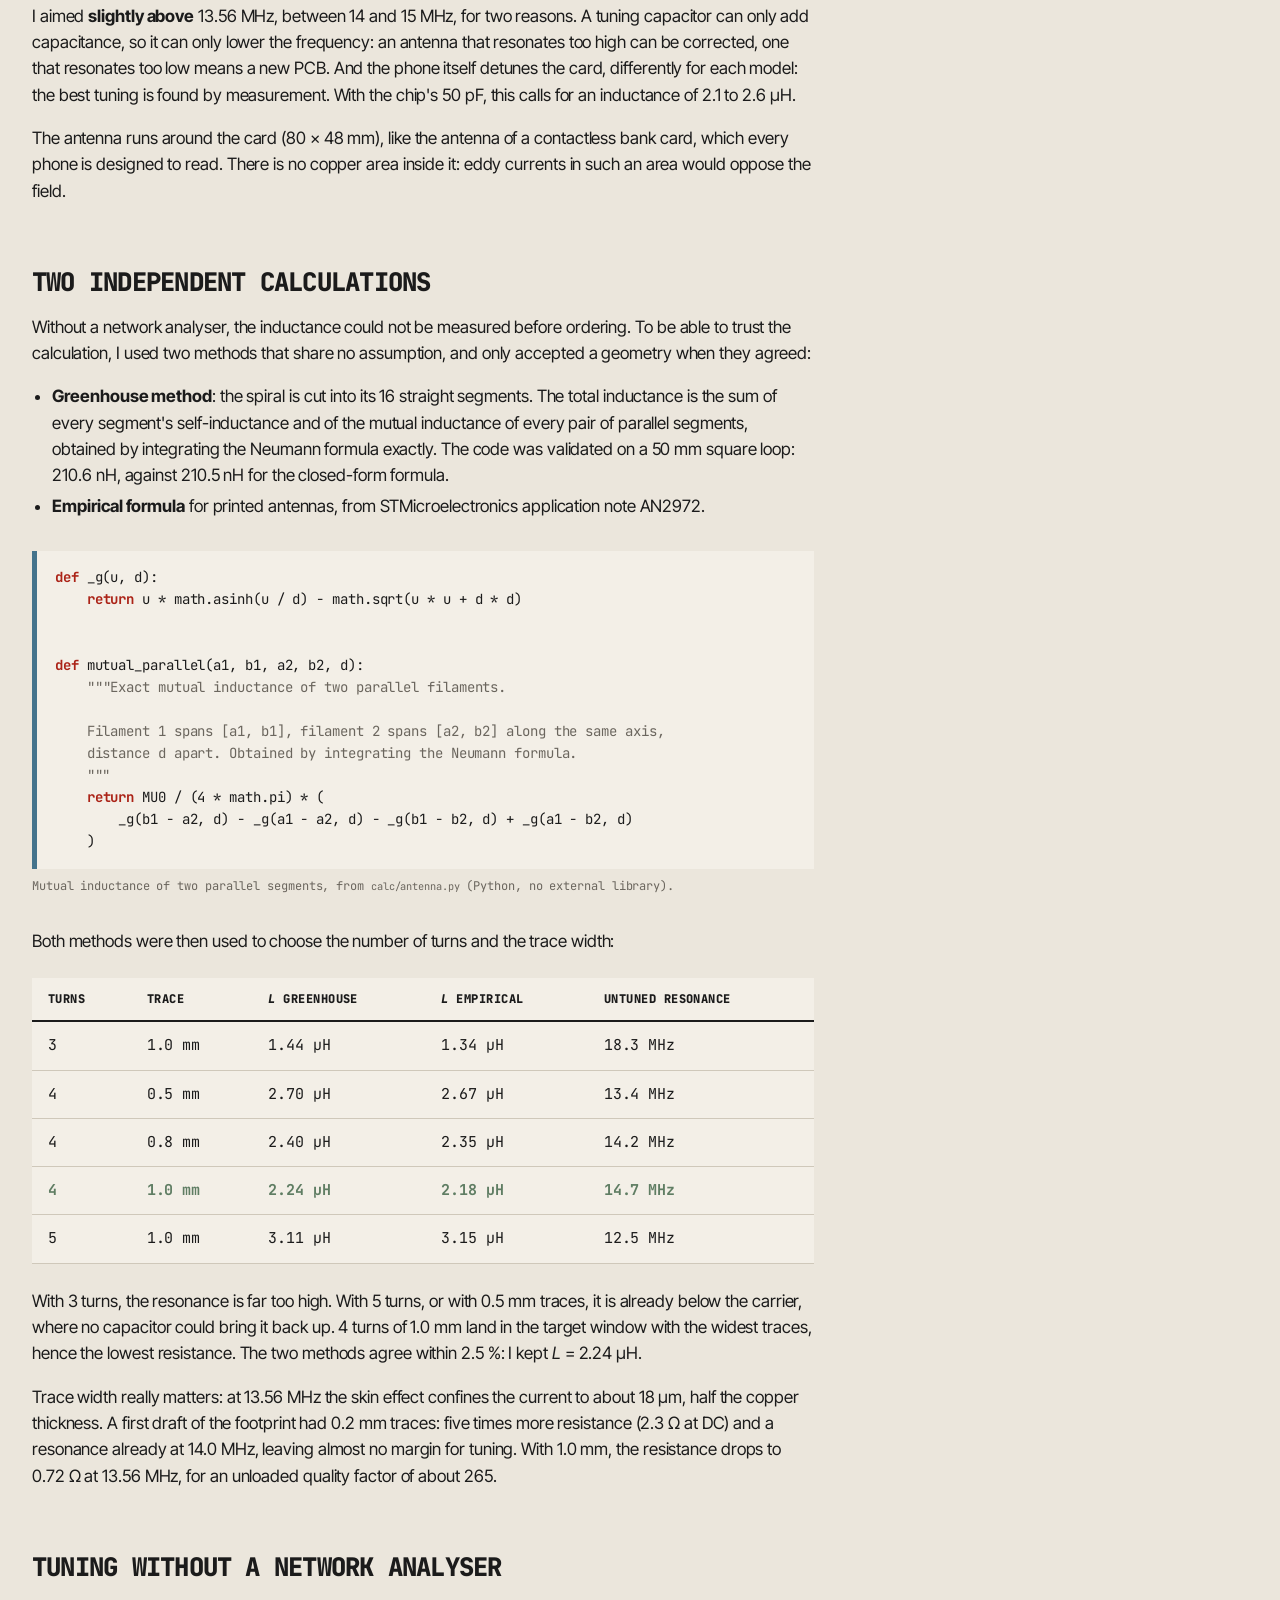
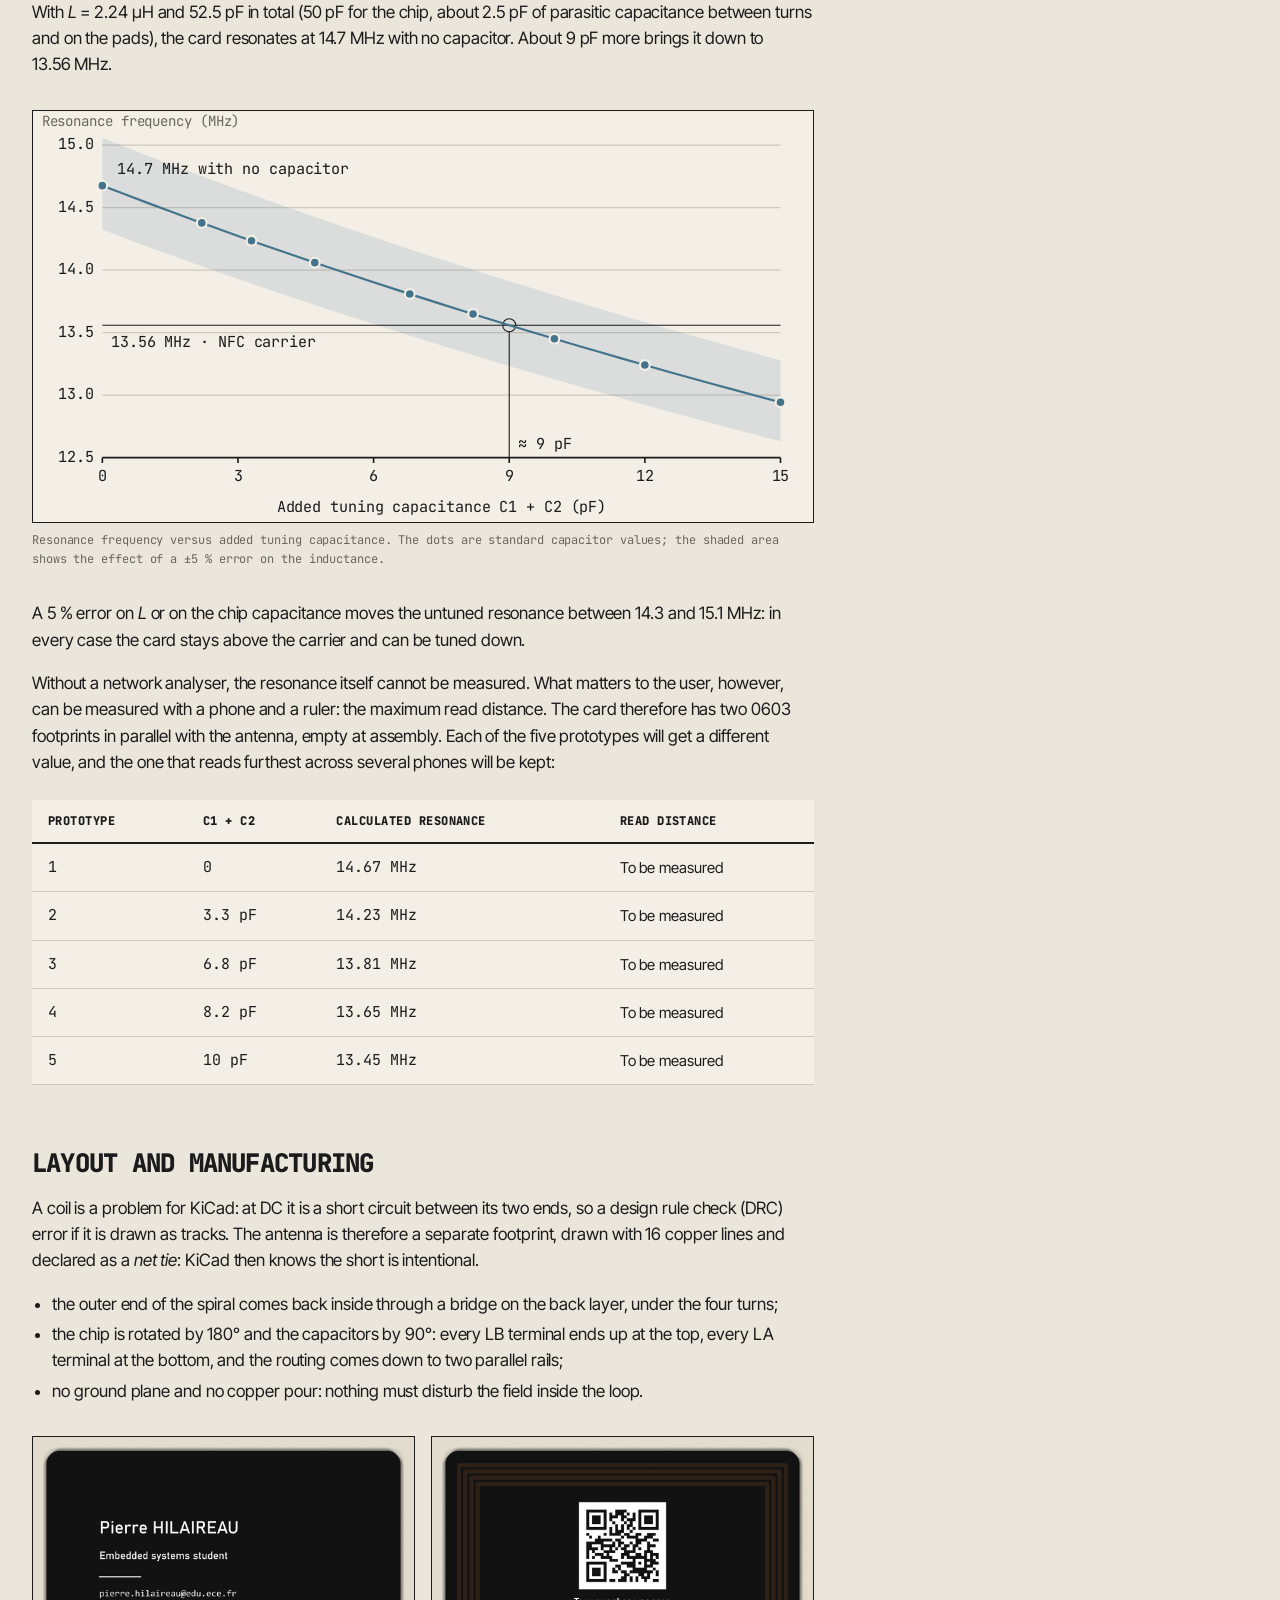
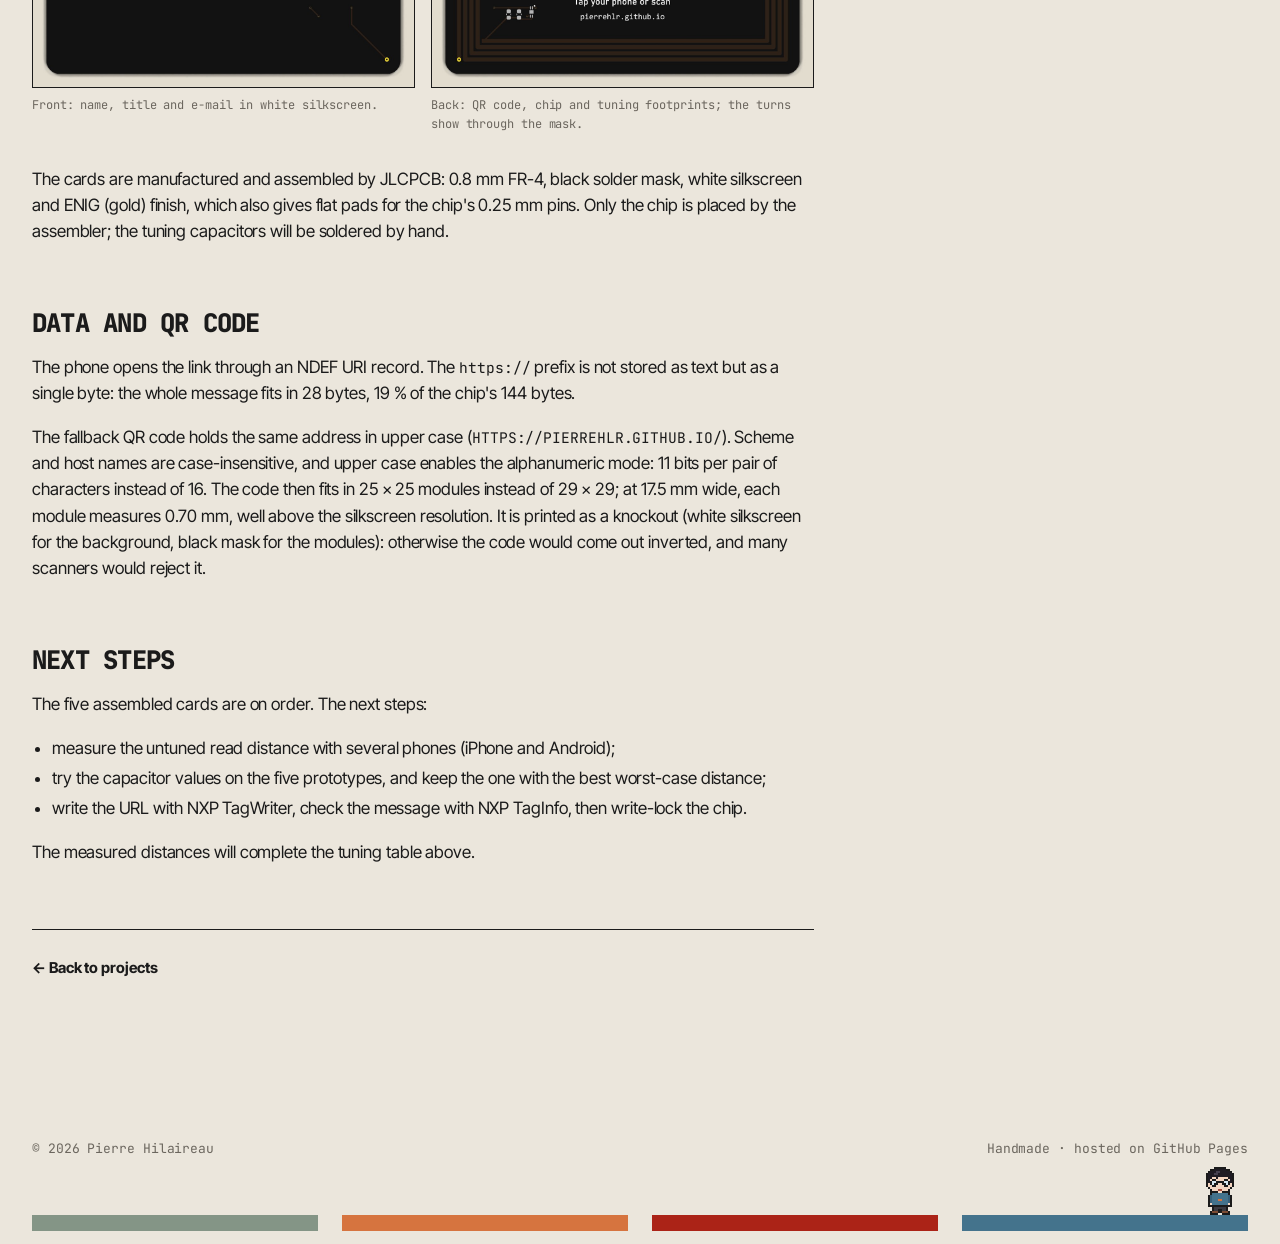
<file: en/projects/nfc-business-card.html>
<!DOCTYPE html>
<html lang="en">
<head>
  <meta charset="utf-8">
  <meta name="viewport" content="width=device-width, initial-scale=1">

  <!-- VERSION ANGLAISE de projets/carte-nfc.html -->
  <title>NFC business card — Pierre Hilaireau</title>
  <meta name="description" content="A business card on a printed circuit board that opens my portfolio when tapped with a phone: NTAG213F NFC chip, 4-turn etched antenna designed by calculation, KiCad design and JLCPCB manufacturing.">
  <link rel="alternate" hreflang="fr" href="https://pierrehlr.github.io/projets/carte-nfc.html">
  <link rel="alternate" hreflang="en" href="https://pierrehlr.github.io/en/projects/nfc-business-card.html">

  <link rel="icon" href="../../assets/img/favicon.svg" type="image/svg+xml">
  <link rel="preconnect" href="https://fonts.googleapis.com">
  <link rel="preconnect" href="https://fonts.gstatic.com" crossorigin>
  <link rel="stylesheet" href="https://fonts.googleapis.com/css2?family=Inter+Tight:wght@300;400;500;600;700;800&family=JetBrains+Mono:wght@400;800&display=swap">
  <link rel="stylesheet" href="../../css/style.css">

  <script>
    try { var t = localStorage.getItem("theme"); if (t) document.documentElement.dataset.theme = t; } catch (e) {}
  </script>
  <script src="../../js/main.js" defer></script>
</head>

<body>
  <a class="skip-link" href="#content">Skip to content</a>

  <header class="nav">
    <div class="container nav-inner">
      <a class="nav-brand" href="../index.html">Pierre Hilaireau</a>
      <nav class="nav-links" aria-label="Main navigation">
        <a href="../index.html#projects">Projects</a>
        <a href="../index.html#skills">Skills</a>
        <a href="../index.html#background">Background</a>
        <a href="../index.html#hobbies">Hobbies</a>
        <a href="../index.html#contact">Contact</a>
      </nav>
      <a class="lang-switch" href="../../projets/carte-nfc.html" hreflang="fr" lang="fr" title="Version française">FR</a>
      <button class="theme-toggle" type="button" aria-label="Toggle light and dark theme">
        <svg class="icon-moon" viewBox="0 0 32 32" aria-hidden="true"><path d="M13.5 5.1A11 11 0 1 0 26.9 18.5 9 9 0 0 1 13.5 5.1z"/></svg>
        <svg class="icon-sun" viewBox="0 0 32 32" aria-hidden="true"><circle cx="16" cy="16" r="6"/><path d="M15 2h2v5h-2zM15 25h2v5h-2zM2 15h5v2H2zM25 15h5v2h-5z"/><path transform="rotate(45 16 16)" d="M15 2h2v5h-2zM15 25h2v5h-2zM2 15h5v2H2zM25 15h5v2h-5z"/></svg>
      </button>
    </div>
  </header>

  <main id="content">

    <section class="project-header">
      <div class="container">
        <span class="pixel pixel-project" data-pose="repos" aria-hidden="true"></span>
        <a class="back-link" href="../index.html#projects">← All projects</a>
        <p class="eyebrow">Project · Sept. 2026 · Personal project</p>
        <h1>NFC business card</h1>
        <p class="lead">
          A business card that is also a printed circuit board: tap it with a phone and it opens
          this portfolio. No battery, no app, no microcontroller. The antenna is etched into the PCB
          and was designed by calculation, since there was no instrument to measure it.
        </p>
        <ul class="tags"><li>KiCad</li><li>NFC 13.56&nbsp;MHz</li><li>Printed antenna</li><li>Python</li><li>JLCPCB</li></ul>

        <figure class="project-cover">
          <img src="../../assets/img/projets/carte-nfc/rendu-3d.jpg" width="1200" height="750"
               alt="KiCad 3D render of the card, QR code side: black solder mask, four antenna turns around the edge, QR code and the text “Tap your phone or scan”">
        </figure>
      </div>
    </section>

    <div class="container project-layout">

      <aside class="datasheet" aria-label="Datasheet">
        <div class="datasheet-title"><span>Datasheet</span><span>Rev A</span></div>
        <dl>
          <dt>Period</dt>
          <dd>September 2026</dd>
          <dt>Context</dt>
          <dd>Personal project</dd>
          <dt>Chip</dt>
          <dd>NXP NTAG213F (NFC Forum Type 2, ISO/IEC 14443 A)</dd>
          <dt>Antenna</dt>
          <dd>4 etched turns, 80 × 48&nbsp;mm, 2.24&nbsp;µH</dd>
          <dt>Card</dt>
          <dd>Bank-card format (85.6 × 54&nbsp;mm), FR-4 0.8&nbsp;mm, black solder mask, ENIG finish</dd>
          <dt>Tools</dt>
          <dd>KiCad 10, Python, JLCPCB manufacturing and assembly</dd>
          <dt>Status</dt>
          <dd>5 assembled cards ordered, measurements to come</dd>
          <dt>Links</dt>
          <dd><a href="https://github.com/PierreHlr/nfc-business-card" target="_blank" rel="noopener">KiCad files and calculations (GitHub)</a></dd>
        </dl>
      </aside>

      <article class="prose">

        <h2>Requirements</h2>
        <p>
          The goal: anyone should reach my portfolio just by holding their phone near the card.
          I set the requirements before drawing anything:
        </p>
        <ul>
          <li>fully passive: no battery, no power supply, no microcontroller;</li>
          <li>read by common NFC phones (iPhone XS and newer, Android), with no app;</li>
          <li>read distance of at least 2&nbsp;cm, 3&nbsp;cm targeted;</li>
          <li>content protected against rewriting;</li>
          <li>a fallback QR code for phones without NFC;</li>
          <li>the size of a bank card, to fit in a wallet.</li>
        </ul>

        <h2>Principle: a 13.56&nbsp;MHz transformer</h2>
        <p>
          At 13.56&nbsp;MHz the wavelength is 22&nbsp;m, so a phone a few centimetres away is deep in the
          near field: nothing is really “radiated”. The phone's coil and the card's antenna behave like
          the primary and secondary of a loosely coupled air-core transformer.
        </p>
        <ul>
          <li><strong>Power</strong>: the phone's field induces a voltage in the antenna (Faraday's law).
            The chip rectifies it to power itself.</li>
          <li><strong>Answer</strong>: the chip modulates its own load. The phone senses this change
            through the mutual inductance, and decodes it.</li>
        </ul>
        <p>
          At the minimum field allowed by ISO/IEC 14443 (1.5&nbsp;A/m), the card's antenna only produces
          2.0&nbsp;V rms open-circuit. Resonance is what multiplies this voltage, so the whole project
          rests on sizing the antenna correctly.
        </p>

        <h2>Choosing the chip</h2>
        <p>
          The first candidate, the NXP NTAG213, is only sold as bare wafers or modules for card
          manufacturers: a PCB assembler cannot solder it. Its sibling, the NTAG213F, has the same memory
          (144&nbsp;bytes) and the same input capacitance (50&nbsp;pF), but comes in a solderable
          2.0 × 1.5&nbsp;mm HXSON4 package, stocked by JLCPCB.
        </p>
        <p>
          The “F” adds a field-detect output (FD), meant to wake up a microcontroller.
          Without a microcontroller, the datasheet requires two precautions:
        </p>
        <ul>
          <li>FD must not float: it is tied to the chip's ground. In return, the sleep mode
            (<code>SLEEP_EN</code>) must never be enabled during programming, or the card would
            become invisible;</li>
          <li>the exposed pad stays unconnected: it is soldered for mechanical strength only.</li>
        </ul>

        <h2>Schematic</h2>
        <p>
          The schematic has three elements: the antenna, the chip, and two footprints for tuning
          capacitors, left empty at assembly.
        </p>
        <figure class="figure-svg">
          <svg viewBox="0 0 720 300" role="img" aria-labelledby="schematic-title">
            <title id="schematic-title">Schematic: antenna AE1, unpopulated capacitors C1 and C2 and chip U1 are in parallel between nets LB and LA; FD is tied to GND and the exposed pad EP is not connected.</title>
            <!-- Rails LB (haut) et LA (bas), qui relient les trois composants en parallèle -->
            <path class="fil" d="M100,100 V60 H500 M100,200 V240 H500"/>
            <text class="t-aide" x="160" y="50">LB</text>
            <text class="t-aide" x="160" y="264">LA</text>
            <!-- AE1 : l'antenne, une bobine en cuivre -->
            <path class="cuivre" d="M100,100 a12.5,12.5 0 0 1 0,25 a12.5,12.5 0 0 1 0,25 a12.5,12.5 0 0 1 0,25 a12.5,12.5 0 0 1 0,25"/>
            <text class="t-ref" x="128" y="136">AE1</text>
            <text class="t-aide" x="128" y="156">antenna</text>
            <text class="t-aide" x="128" y="176">2.24 µH</text>
            <!-- C1 et C2 : condensateurs d'accord, non montés (DNP) -->
            <path class="fil dnp" d="M240,60 V142 M222,142 H258 M222,158 H258 M240,158 V240"/>
            <text class="t-ref" x="268" y="146">C1</text>
            <text class="t-aide" x="268" y="166">DNP</text>
            <path class="fil dnp" d="M350,60 V142 M332,142 H368 M332,158 H368 M350,158 V240"/>
            <text class="t-ref" x="378" y="146">C2</text>
            <text class="t-aide" x="378" y="166">DNP</text>
            <circle class="noeud" cx="240" cy="60" r="4"/>
            <circle class="noeud" cx="240" cy="240" r="4"/>
            <circle class="noeud" cx="350" cy="60" r="4"/>
            <circle class="noeud" cx="350" cy="240" r="4"/>
            <!-- U1 : la puce NTAG213F et ses broches -->
            <rect class="fil" x="500" y="30" width="140" height="240"/>
            <text class="t-aide" x="484" y="52" text-anchor="middle">2</text>
            <text class="t-aide" x="484" y="232" text-anchor="middle">4</text>
            <text x="510" y="65">LB</text>
            <text x="510" y="245">LA</text>
            <text class="t-ref" x="570" y="140" text-anchor="middle">U1</text>
            <text class="t-aide" x="570" y="162" text-anchor="middle">NTAG213F</text>
            <path class="fil" d="M640,100 H670 M640,160 H670 M640,220 H670"/>
            <text x="630" y="105" text-anchor="end">GND</text>
            <text x="630" y="165" text-anchor="end">FD</text>
            <text x="630" y="225" text-anchor="end">EP</text>
            <text class="t-aide" x="655" y="92" text-anchor="middle">1</text>
            <text class="t-aide" x="655" y="152" text-anchor="middle">3</text>
            <text class="t-aide" x="655" y="212" text-anchor="middle">5</text>
            <!-- FD reliée à GND ; EP non connecté (croix) -->
            <path class="fil" d="M670,100 H690 V160 H670"/>
            <path class="fil" d="M664,214 L676,226 M676,214 L664,226"/>
          </svg>
          <figcaption>Card schematic. C1 and C2 (0603, C0G) are not placed by the assembler (DNP): they are for tuning and are soldered by hand.</figcaption>
        </figure>

        <h2>Sizing the antenna</h2>
        <p>
          The antenna and the chip's input capacitance form a parallel LC circuit. The chip receives
          the highest voltage when this circuit resonates at the carrier frequency:
        </p>
<pre><code><i>f</i><sub>0</sub> = 1 / (2π·√(<i>L</i>·<i>C</i><sub>tot</sub>))
<i>C</i><sub>tot</sub> = <i>C</i><sub>chip</sub> + <i>C</i><sub>parasitic</sub> + <i>C</i><sub>tuning</sub></code></pre>
        <p>
          I aimed <strong>slightly above</strong> 13.56&nbsp;MHz, between 14 and 15&nbsp;MHz, for two reasons.
          A tuning capacitor can only add capacitance, so it can only lower the frequency: an antenna that
          resonates too high can be corrected, one that resonates too low means a new PCB. And the phone
          itself detunes the card, differently for each model: the best tuning is found by measurement.
          With the chip's 50&nbsp;pF, this calls for an inductance of 2.1 to 2.6&nbsp;µH.
        </p>
        <p>
          The antenna runs around the card (80 × 48&nbsp;mm), like the antenna of a contactless bank card,
          which every phone is designed to read. There is no copper area inside it: eddy currents in
          such an area would oppose the field.
        </p>

        <h2>Two independent calculations</h2>
        <p>
          Without a network analyser, the inductance could not be measured before ordering. To be able to
          trust the calculation, I used two methods that share no assumption, and only accepted a geometry
          when they agreed:
        </p>
        <ul>
          <li><strong>Greenhouse method</strong>: the spiral is cut into its 16 straight segments.
            The total inductance is the sum of every segment's self-inductance and of the mutual inductance
            of every pair of parallel segments, obtained by integrating the Neumann formula exactly.
            The code was validated on a 50&nbsp;mm square loop: 210.6&nbsp;nH, against 210.5&nbsp;nH for
            the closed-form formula.</li>
          <li><strong>Empirical formula</strong> for printed antennas, from STMicroelectronics
            application note AN2972.</li>
        </ul>
        <figure>
<pre><code><span class="c-keyword">def</span> _g(u, d):
    <span class="c-keyword">return</span> u * math.asinh(u / d) - math.sqrt(u * u + d * d)


<span class="c-keyword">def</span> mutual_parallel(a1, b1, a2, b2, d):
    <span class="c-comment">"""Exact mutual inductance of two parallel filaments.

    Filament 1 spans [a1, b1], filament 2 spans [a2, b2] along the same axis,
    distance d apart. Obtained by integrating the Neumann formula.
    """</span>
    <span class="c-keyword">return</span> MU0 / (4 * math.pi) * (
        _g(b1 - a2, d) - _g(a1 - a2, d) - _g(b1 - b2, d) + _g(a1 - b2, d)
    )</code></pre>
          <figcaption>Mutual inductance of two parallel segments, from <code>calc/antenna.py</code> (Python, no external library).</figcaption>
        </figure>
        <p>Both methods were then used to choose the number of turns and the trace width:</p>
        <div class="table-wrap">
          <table>
            <thead>
              <tr><th>Turns</th><th>Trace</th><th><i>L</i> Greenhouse</th><th><i>L</i> empirical</th><th>Untuned resonance</th></tr>
            </thead>
            <tbody>
              <tr><td class="num">3</td><td class="num">1.0&nbsp;mm</td><td class="num">1.44&nbsp;µH</td><td class="num">1.34&nbsp;µH</td><td class="num">18.3&nbsp;MHz</td></tr>
              <tr><td class="num">4</td><td class="num">0.5&nbsp;mm</td><td class="num">2.70&nbsp;µH</td><td class="num">2.67&nbsp;µH</td><td class="num">13.4&nbsp;MHz</td></tr>
              <tr><td class="num">4</td><td class="num">0.8&nbsp;mm</td><td class="num">2.40&nbsp;µH</td><td class="num">2.35&nbsp;µH</td><td class="num">14.2&nbsp;MHz</td></tr>
              <tr><td class="num ok">4</td><td class="num ok">1.0&nbsp;mm</td><td class="num ok">2.24&nbsp;µH</td><td class="num ok">2.18&nbsp;µH</td><td class="num ok">14.7&nbsp;MHz</td></tr>
              <tr><td class="num">5</td><td class="num">1.0&nbsp;mm</td><td class="num">3.11&nbsp;µH</td><td class="num">3.15&nbsp;µH</td><td class="num">12.5&nbsp;MHz</td></tr>
            </tbody>
          </table>
        </div>
        <p>
          With 3 turns, the resonance is far too high. With 5 turns, or with 0.5&nbsp;mm traces, it is
          already below the carrier, where no capacitor could bring it back up. 4 turns of 1.0&nbsp;mm land
          in the target window with the widest traces, hence the lowest resistance. The two methods agree
          within 2.5&nbsp;%: I kept <i>L</i> = 2.24&nbsp;µH.
        </p>
        <p>
          Trace width really matters: at 13.56&nbsp;MHz the skin effect confines the current to about
          18&nbsp;µm, half the copper thickness. A first draft of the footprint had 0.2&nbsp;mm traces:
          five times more resistance (2.3&nbsp;Ω at DC) and a resonance already at 14.0&nbsp;MHz, leaving
          almost no margin for tuning. With 1.0&nbsp;mm, the resistance drops to 0.72&nbsp;Ω at
          13.56&nbsp;MHz, for an unloaded quality factor of about 265.
        </p>

        <h2>Tuning without a network analyser</h2>
        <p>
          With <i>L</i> = 2.24&nbsp;µH and 52.5&nbsp;pF in total (50&nbsp;pF for the chip, about 2.5&nbsp;pF
          of parasitic capacitance between turns and on the pads), the card resonates at 14.7&nbsp;MHz with
          no capacitor. About 9&nbsp;pF more brings it down to 13.56&nbsp;MHz.
        </p>
        <figure class="figure-svg">
          <svg viewBox="0 0 720 380" role="img" aria-labelledby="tuning-title">
            <title id="tuning-title">Resonance frequency versus tuning capacitance: 14.7 MHz with no capacitor, 13.56 MHz reached at about 9 pF, 12.9 MHz at 15 pF.</title>
            <!-- Grille et axes (échelle : 41,7 px par pF, 115,4 px par MHz) -->
            <path class="grille" d="M64,262.3 H690 M64,204.6 H690 M64,146.9 H690 M64,89.2 H690 M64,31.5 H690"/>
            <path class="axe" d="M64,320 H690 M64,320 v5 M189.2,320 v5 M314.4,320 v5 M439.6,320 v5 M564.8,320 v5 M690,320 v5"/>
            <g class="t-aide" text-anchor="end">
              <text x="56" y="324">12.5</text><text x="56" y="266.3">13.0</text><text x="56" y="208.6">13.5</text>
              <text x="56" y="150.9">14.0</text><text x="56" y="93.2">14.5</text><text x="56" y="35.5">15.0</text>
            </g>
            <g class="t-aide" text-anchor="middle">
              <text x="64" y="342">0</text><text x="189.2" y="342">3</text><text x="314.4" y="342">6</text>
              <text x="439.6" y="342">9</text><text x="564.8" y="342">12</text><text x="690" y="342">15</text>
              <text x="377" y="370">Added tuning capacitance C1 + C2 (pF)</text>
            </g>
            <text class="t-aide" x="8" y="14">Resonance frequency (MHz)</text>
            <!-- Zone teintée : effet d'une erreur de ±5 % sur L -->
            <path class="bande" d="M64,24.9 L84.9,33.1 L105.7,41.2 L126.6,49.2 L147.5,57.1 L168.3,64.8 L189.2,72.5 L210.1,80.1 L230.9,87.5 L251.8,94.9 L272.7,102.2 L293.5,109.3 L314.4,116.4 L335.3,123.4 L356.1,130.3 L377,137.1 L397.9,143.8 L418.7,150.5 L439.6,157.1 L460.5,163.5 L481.3,169.9 L502.2,176.3 L523.1,182.5 L543.9,188.7 L564.8,194.8 L585.7,200.9 L606.5,206.8 L627.4,212.7 L648.3,218.6 L669.1,224.3 L690,230.1 L690,304.8 L669.1,299.4 L648.3,293.9 L627.4,288.4 L606.5,282.8 L585.7,277.1 L564.8,271.3 L543.9,265.5 L523.1,259.6 L502.2,253.7 L481.3,247.7 L460.5,241.6 L439.6,235.4 L418.7,229.2 L397.9,222.8 L377,216.4 L356.1,210 L335.3,203.4 L314.4,196.7 L293.5,190 L272.7,183.2 L251.8,176.3 L230.9,169.3 L210.1,162.2 L189.2,155 L168.3,147.7 L147.5,140.3 L126.6,132.8 L105.7,125.2 L84.9,117.5 L64,109.7 Z"/>
            <!-- Porteuse NFC à 13,56 MHz et point d'accord (≈ 9 pF) -->
            <path class="repere" d="M64,197.7 H690 M439.6,203.7 V320"/>
            <circle class="repere" cx="439.6" cy="197.7" r="6"/>
            <text x="72" y="218">13.56 MHz · NFC carrier</text>
            <text x="448" y="312">≈ 9 pF</text>
            <!-- f0 = 1 / (2π √(L (52,5 pF + C))), L = 2,24 µH -->
            <path class="courbe" d="M64,68.9 L84.9,76.9 L105.7,84.8 L126.6,92.6 L147.5,100.3 L168.3,107.8 L189.2,115.3 L210.1,122.7 L230.9,129.9 L251.8,137.1 L272.7,144.2 L293.5,151.2 L314.4,158.1 L335.3,164.9 L356.1,171.6 L377,178.3 L397.9,184.8 L418.7,191.3 L439.6,197.7 L460.5,204 L481.3,210.3 L502.2,216.4 L523.1,222.5 L543.9,228.6 L564.8,234.5 L585.7,240.4 L606.5,246.2 L627.4,252 L648.3,257.7 L669.1,263.3 L690,268.9"/>
            <text x="78" y="58">14.7 MHz with no capacitor</text>
            <!-- Valeurs normalisées de condensateurs (le survol affiche la valeur) -->
            <g class="mesure"><title>0 pF → 14.67 MHz</title><circle class="zone" cx="64" cy="68.9" r="12"/><circle class="point" cx="64" cy="68.9" r="4.5"/></g>
            <g class="mesure"><title>2.2 pF → 14.38 MHz</title><circle class="zone" cx="155.8" cy="103.3" r="12"/><circle class="point" cx="155.8" cy="103.3" r="4.5"/></g>
            <g class="mesure"><title>3.3 pF → 14.23 MHz</title><circle class="zone" cx="201.7" cy="119.7" r="12"/><circle class="point" cx="201.7" cy="119.7" r="4.5"/></g>
            <g class="mesure"><title>4.7 pF → 14.06 MHz</title><circle class="zone" cx="260.1" cy="140" r="12"/><circle class="point" cx="260.1" cy="140" r="4.5"/></g>
            <g class="mesure"><title>6.8 pF → 13.81 MHz</title><circle class="zone" cx="347.8" cy="168.9" r="12"/><circle class="point" cx="347.8" cy="168.9" r="4.5"/></g>
            <g class="mesure"><title>8.2 pF → 13.65 MHz</title><circle class="zone" cx="406.2" cy="187.4" r="12"/><circle class="point" cx="406.2" cy="187.4" r="4.5"/></g>
            <g class="mesure"><title>10 pF → 13.45 MHz</title><circle class="zone" cx="481.3" cy="210.3" r="12"/><circle class="point" cx="481.3" cy="210.3" r="4.5"/></g>
            <g class="mesure"><title>12 pF → 13.24 MHz</title><circle class="zone" cx="564.8" cy="234.5" r="12"/><circle class="point" cx="564.8" cy="234.5" r="4.5"/></g>
            <g class="mesure"><title>15 pF → 12.94 MHz</title><circle class="zone" cx="690" cy="268.9" r="12"/><circle class="point" cx="690" cy="268.9" r="4.5"/></g>
          </svg>
          <figcaption>Resonance frequency versus added tuning capacitance. The dots are standard capacitor values; the shaded area shows the effect of a ±5&nbsp;% error on the inductance.</figcaption>
        </figure>
        <p>
          A 5&nbsp;% error on <i>L</i> or on the chip capacitance moves the untuned resonance between
          14.3 and 15.1&nbsp;MHz: in every case the card stays above the carrier and can be tuned down.
        </p>
        <p>
          Without a network analyser, the resonance itself cannot be measured. What matters to the user,
          however, can be measured with a phone and a ruler: the maximum read distance. The card therefore
          has two 0603 footprints in parallel with the antenna, empty at assembly. Each of the five
          prototypes will get a different value, and the one that reads furthest across several phones
          will be kept:
        </p>
        <div class="table-wrap">
          <table>
            <thead>
              <tr><th>Prototype</th><th>C1 + C2</th><th>Calculated resonance</th><th>Read distance</th></tr>
            </thead>
            <tbody>
              <tr><td class="num">1</td><td class="num">0</td><td class="num">14.67&nbsp;MHz</td><td>To be measured</td></tr>
              <tr><td class="num">2</td><td class="num">3.3&nbsp;pF</td><td class="num">14.23&nbsp;MHz</td><td>To be measured</td></tr>
              <tr><td class="num">3</td><td class="num">6.8&nbsp;pF</td><td class="num">13.81&nbsp;MHz</td><td>To be measured</td></tr>
              <tr><td class="num">4</td><td class="num">8.2&nbsp;pF</td><td class="num">13.65&nbsp;MHz</td><td>To be measured</td></tr>
              <tr><td class="num">5</td><td class="num">10&nbsp;pF</td><td class="num">13.45&nbsp;MHz</td><td>To be measured</td></tr>
            </tbody>
          </table>
        </div>

        <h2>Layout and manufacturing</h2>
        <p>
          A coil is a problem for KiCad: at DC it is a short circuit between its two ends, so a design rule
          check (DRC) error if it is drawn as tracks. The antenna is therefore a separate footprint, drawn
          with 16 copper lines and declared as a <i>net tie</i>: KiCad then knows the short is intentional.
        </p>
        <ul>
          <li>the outer end of the spiral comes back inside through a bridge on the back layer,
            under the four turns;</li>
          <li>the chip is rotated by 180° and the capacitors by 90°: every LB terminal ends up at the top,
            every LA terminal at the bottom, and the routing comes down to two parallel rails;</li>
          <li>no ground plane and no copper pour: nothing must disturb the field inside the loop.</li>
        </ul>
        <div class="figure-row">
          <figure>
            <img src="../../assets/img/projets/carte-nfc/recto.jpg" width="1200" height="788" loading="lazy"
                 alt="Front of the card: “Pierre HILAIREAU”, “Embedded systems student” and e-mail address in white on black">
            <figcaption>Front: name, title and e-mail in white silkscreen.</figcaption>
          </figure>
          <figure>
            <img src="../../assets/img/projets/carte-nfc/verso.jpg" width="1200" height="788" loading="lazy"
                 alt="Back of the card: QR code in the centre, chip and capacitors on the left, four antenna turns around the edge">
            <figcaption>Back: QR code, chip and tuning footprints; the turns show through the mask.</figcaption>
          </figure>
        </div>
        <p>
          The cards are manufactured and assembled by JLCPCB: 0.8&nbsp;mm FR-4, black solder mask,
          white silkscreen and ENIG (gold) finish, which also gives flat pads for the chip's 0.25&nbsp;mm
          pins. Only the chip is placed by the assembler; the tuning capacitors will be soldered by hand.
        </p>

        <h2>Data and QR code</h2>
        <p>
          The phone opens the link through an NDEF URI record. The <code>https://</code> prefix is not
          stored as text but as a single byte: the whole message fits in 28&nbsp;bytes, 19&nbsp;% of the
          chip's 144&nbsp;bytes.
        </p>
        <p>
          The fallback QR code holds the same address in upper case (<code>HTTPS://PIERREHLR.GITHUB.IO/</code>).
          Scheme and host names are case-insensitive, and upper case enables the alphanumeric mode:
          11&nbsp;bits per pair of characters instead of 16. The code then fits in 25 × 25 modules instead of
          29 × 29; at 17.5&nbsp;mm wide, each module measures 0.70&nbsp;mm, well above the silkscreen
          resolution. It is printed as a knockout (white silkscreen for the background, black mask for the
          modules): otherwise the code would come out inverted, and many scanners would reject it.
        </p>

        <h2>Next steps</h2>
        <p>The five assembled cards are on order. The next steps:</p>
        <ul>
          <li>measure the untuned read distance with several phones (iPhone and Android);</li>
          <li>try the capacitor values on the five prototypes, and keep the one with the best
            worst-case distance;</li>
          <li>write the URL with NXP TagWriter, check the message with NXP TagInfo, then write-lock the chip.</li>
        </ul>
        <p>The measured distances will complete the tuning table above.</p>

        <div class="project-end">
          <a class="back-link" href="../index.html#projects">← Back to projects</a>
        </div>
      </article>

    </div>
  </main>

  <footer class="footer">
    <span class="pixel pixel-xs pixel-footer" data-pose="repos" aria-hidden="true"></span>
    <div class="container footer-inner">
      <span>© <span data-annee>2026</span> Pierre Hilaireau</span>
      <span>Handmade · hosted on GitHub Pages</span>
    </div>
  </footer>
</body>
</html>
</file>
<file: css/style.css>
/* =========================================================
   Portfolio — feuille de style
   ---------------------------------------------------------
   Direction artistique inspirée de l'affiche « Atelier
   d'introduction au quantique » (EQCE) :
   papier crème, titres très gras en majuscules à chasse fixe,
   prénom en art ASCII animé, filets courts,
   bande de 4 couleurs (sauge, terracotta, rouge brique, ardoise).

   Toutes les couleurs sont définies UNE fois ci-dessous :
   thème clair dans :root, thème sombre juste après.
   ========================================================= */

:root {
  /* Papier et encre */
  --bg: #ebe6dc;          /* papier crème de l'affiche */
  --paper: #f3efe7;       /* tuiles, un ton plus clair */
  --paper-2: #e2dccf;     /* survol, fonds d'image */
  --ink: #1b1b1b;         /* texte, filets, cadres */
  --muted: #4d4a45;
  --helper: #6b665e;
  --line-soft: #cfc8ba;   /* séparateurs discrets */

  /* Les 4 couleurs de la bande de l'affiche */
  --c-sage: #849586;
  --c-orange: #d6743f;
  --c-red: #ab2317;
  --c-blue: #44738c;

  /* Usages */
  --link: #3a6379;
  --link-hover: #ab2317;
  --focus: #ab2317;
  --btn-text: #f3efe7;
  --led: #5f7d63;         /* vert sauge (valeurs « ok » des tableaux) */
  --lens-off: #5c1f17;    /* LED D1 éteinte */
  --lens-side-off: #3e1510;
  --lens-on: #e0452f;     /* LED D1 allumée */
  --lens-side-on: #ab2317;

  /* Carte électronique de l'accueil */
  --ill-top: #f3efe7;
  --ill-left: #d9d2c4;
  --ill-right: #c2b9a8;
  --ill-line: #44738c;    /* pistes : bleu ardoise */
  --ill-pad: #d6743f;     /* pastilles : terracotta (cuivre) */
  --ill-silk: #6b665e;
  --ill-pin: #a39c90;
  --chip-top: #2a2a2a;
  --chip-left: #1b1b1b;
  --chip-right: #111111;
  --chip-text: #cfc8ba;

  /* Personnage pixel art (voir js/main.js) */
  --px-outline: #1b1b1b;

  --font-sans: "Inter Tight", system-ui, -apple-system, "Segoe UI", Roboto, sans-serif;
  --font-mono: "JetBrains Mono", ui-monospace, "Cascadia Code", Consolas, monospace;
  --maxw: 1312px;
  color-scheme: light;
}

/* Thème sombre : automatique selon le système… */
@media (prefers-color-scheme: dark) {
  :root:not([data-theme="light"]) {
    --bg: #1a1917;
    --paper: #24221f;
    --paper-2: #2e2b27;
    --ink: #ebe6dc;
    --muted: #bdb6aa;
    --helper: #948e84;
    --line-soft: #3a3631;
    --c-sage: #a3b3a5;
    --c-orange: #e3915f;
    --c-red: #d4574a;
    --c-blue: #7ea5bb;
    --link: #8fb3c7;
    --link-hover: #e0685a;
    --focus: #e3915f;
    --btn-text: #1a1917;
    --led: #a3b3a5;
    --lens-off: #4a1c16;
    --lens-on: #f0604a;
    --lens-side-off: #2e0f0b;
    --lens-side-on: #b8321f;
    --ill-top: #2e2b27;
    --ill-left: #24221f;
    --ill-right: #1c1a18;
    --ill-line: #7ea5bb;
    --ill-pad: #e3915f;
    --ill-silk: #948e84;
    --ill-pin: #6b665e;
    --chip-top: #121110;
    --chip-left: #0b0a09;
    --chip-right: #060505;
    --chip-text: #948e84;
    --px-outline: #ebe6dc;  /* contour clair façon autocollant */
    color-scheme: dark;
  }
}

/* …ou forcé par le bouton de thème */
:root[data-theme="dark"] {
  --bg: #1a1917;
  --paper: #24221f;
  --paper-2: #2e2b27;
  --ink: #ebe6dc;
  --muted: #bdb6aa;
  --helper: #948e84;
  --line-soft: #3a3631;
  --c-sage: #a3b3a5;
  --c-orange: #e3915f;
  --c-red: #d4574a;
  --c-blue: #7ea5bb;
  --link: #8fb3c7;
  --link-hover: #e0685a;
  --focus: #e3915f;
  --btn-text: #1a1917;
  --led: #a3b3a5;
  --lens-off: #4a1c16;
  --lens-on: #f0604a;
  --lens-side-off: #2e0f0b;
  --lens-side-on: #b8321f;
  --ill-top: #2e2b27;
  --ill-left: #24221f;
  --ill-right: #1c1a18;
  --ill-line: #7ea5bb;
  --ill-pad: #e3915f;
  --ill-silk: #948e84;
  --ill-pin: #6b665e;
  --chip-top: #121110;
  --chip-left: #0b0a09;
  --chip-right: #060505;
  --chip-text: #948e84;
  --px-outline: #ebe6dc;  /* contour clair façon autocollant */
  color-scheme: dark;
}

/* ---------- Bases ---------- */

*, *::before, *::after { box-sizing: border-box; }

html {
  scroll-behavior: smooth;
  scroll-padding-top: 88px; /* pour que les ancres ne passent pas sous le menu */
}

body {
  margin: 0;
  background: var(--bg);
  color: var(--ink);
  font-family: var(--font-sans);
  font-size: 17px;
  line-height: 1.55;
  letter-spacing: -0.005em;
  -webkit-font-smoothing: antialiased;
}

img { display: block; max-width: 100%; height: auto; }

a { color: var(--link); text-decoration: underline; text-decoration-thickness: 1.5px; text-underline-offset: 3px; }
a:hover { color: var(--link-hover); }

h1, h2, h3, h4 { margin: 0; font-weight: 700; line-height: 1.15; }

p { margin: 0 0 1em; }

sup, sub { line-height: 0; } /* évite que les exposants écartent les lignes */

:focus-visible { outline: 3px solid var(--focus); outline-offset: 2px; }

.container {
  width: 100%;
  max-width: var(--maxw);
  margin: 0 auto;
  padding: 0 32px;
}
@media (max-width: 672px) { .container { padding: 0 16px; } }

.mono { font-family: var(--font-mono); }

.skip-link { position: absolute; left: -9999px; }
.skip-link:focus {
  left: 16px; top: 16px; z-index: 100;
  padding: 12px 16px;
  background: var(--ink); color: var(--bg);
}

/* Icônes pleines (grille 32 × 32), couleur du texte */
.icon { width: 18px; height: 18px; flex: none; fill: currentColor; }

/* Filet court et épais, signature de l'affiche */
.rule { display: block; width: 112px; height: 3px; margin: 0 0 24px; background: var(--ink); }

/* ---------- Menu ---------- */

.nav {
  position: sticky; top: 0; z-index: 50;
  background: var(--bg);
  border-bottom: 1.5px solid var(--ink);
}

.nav-inner { display: flex; align-items: center; gap: 8px; height: 60px; }

.nav-brand {
  margin-right: auto;
  font-size: 19px; font-weight: 800; letter-spacing: -0.03em;
  color: var(--ink); text-decoration: none;
}
.nav-brand:hover { color: var(--ink); }

.nav-links { display: flex; gap: 4px; }
.nav-links a {
  padding: 6px 10px;
  font-size: 15px; font-weight: 500;
  color: var(--ink); text-decoration: none;
  white-space: nowrap;
}
.nav-links a:hover { color: var(--c-red); text-decoration: underline; }

.theme-toggle {
  display: grid; place-items: center;
  width: 40px; height: 40px; margin-left: 8px; padding: 0;
  background: transparent; color: var(--ink);
  border: 1.5px solid var(--ink);
  cursor: pointer;
}
.theme-toggle:hover { background: var(--ink); color: var(--bg); }
.theme-toggle svg { width: 18px; height: 18px; fill: currentColor; }

/* Bouton de langue (FR / EN) */
.lang-switch {
  display: grid; place-items: center;
  width: 40px; height: 40px; margin-left: 8px;
  border: 1.5px solid var(--ink);
  font-family: var(--font-mono); font-size: 13px; font-weight: 800;
  color: var(--ink); text-decoration: none;
}
.lang-switch:hover { background: var(--ink); color: var(--bg); text-decoration: none; }

/* Lune en thème clair, soleil en thème sombre */
.icon-sun { display: none; }
:root[data-theme="dark"] .icon-sun { display: block; }
:root[data-theme="dark"] .icon-moon { display: none; }
@media (prefers-color-scheme: dark) {
  :root:not([data-theme="light"]) .icon-sun { display: block; }
  :root:not([data-theme="light"]) .icon-moon { display: none; }
}

@media (max-width: 672px) {
  .nav-inner { flex-wrap: wrap; height: auto; padding-top: 10px; padding-bottom: 6px; }
  .nav-links { order: 3; width: calc(100% + 8px); margin: 0 -4px; justify-content: space-between; overflow-x: auto; }
  .nav-links a { padding: 6px 4px; font-size: 14px; }   /* les 5 liens tiennent sur une ligne */
}

/* ---------- Boutons ---------- */

.btn {
  display: inline-flex; align-items: center; justify-content: space-between; gap: 28px;
  min-height: 50px; min-width: 190px;
  padding: 0 20px;
  background: transparent; color: var(--ink);
  border: 2px solid var(--ink);
  font-size: 16px; font-weight: 700; letter-spacing: -0.01em;
  text-decoration: none;
  transition: background 0.12s, color 0.12s, border-color 0.12s;
}
.btn:hover { background: var(--ink); color: var(--bg); }

.btn-primary { background: var(--ink); color: var(--btn-text); }
.btn-primary:hover { background: var(--c-red); border-color: var(--c-red); color: #f3efe7; }

/* ---------- Accueil (façon affiche) ---------- */

.hero { padding: 72px 0 96px; overflow: hidden; }

.hero-inner {
  display: grid;
  grid-template-columns: minmax(0, 1.1fr) minmax(0, 1fr);
  gap: 32px;
  align-items: center;
}

/* Titre : lignes très grasses à chasse fixe, puis une ligne fine */
.poster-title { margin-bottom: 24px; }
.poster-title span { display: block; }
.t-heavy {
  font-family: var(--font-mono); font-weight: 800;
  font-size: clamp(2.1rem, 4.9vw, 4.4rem);
  line-height: 0.98; letter-spacing: -0.035em;
  text-transform: uppercase;
}
.t-light {
  font-family: var(--font-sans); font-weight: 300;
  font-size: clamp(2.1rem, 4.9vw, 4.4rem);
  line-height: 1.08; letter-spacing: -0.02em;
  text-transform: uppercase;
}

.lead {
  max-width: 30em;
  font-size: clamp(1.15rem, 1.7vw, 1.45rem); font-weight: 500;
  line-height: 1.3; letter-spacing: -0.03em;
}

/* Prénom en art ASCII animé (dessiné par js/main.js) */
.ascii-name { margin: 24px 0 40px; }
.ascii-name pre {
  margin: 0; padding: 0;
  background: none; border: 0;
  font-family: var(--font-mono); font-weight: 800;
  font-size: 8px;              /* recalculé par le script pour remplir la largeur */
  line-height: 1; letter-spacing: 0;
  white-space: pre; overflow: hidden;
  user-select: none;
}
/* Couleurs selon la densité du caractère : du plus léger au plus dense */
.ascii-c0 { color: var(--c-blue); }
.ascii-c1 { color: var(--ink); }
.ascii-c2 { color: var(--c-orange); }
.ascii-c3 { color: var(--c-red); }
.ascii-glitch { color: var(--ink); }
/* Affiché seulement si le script ne s'exécute pas */
.ascii-fallback {
  display: block;
  font-family: var(--font-sans); font-weight: 800;
  font-size: clamp(4.5rem, 12vw, 10rem);
  line-height: 0.85; text-transform: uppercase;
  color: var(--c-blue);
}

/* Bloc « date » de l'affiche : qui je suis + infos à chasse fixe */
.hero-date {
  margin-bottom: 12px;
  font-size: clamp(1.35rem, 2.3vw, 1.9rem); font-weight: 700;
  line-height: 1.2; letter-spacing: -0.035em;
}
.hero-info { margin-bottom: 24px; font-family: var(--font-mono); font-size: 1.1rem; line-height: 1.45; }

.hero-actions { display: flex; flex-wrap: wrap; gap: 16px; margin-top: 32px; }

.hero-visual { align-self: start; margin-top: 16px; }
.hero-visual svg { display: block; width: 100%; max-width: 640px; height: auto; margin-left: auto; overflow: visible; }

@media (max-width: 960px) {
  .hero { padding: 48px 0 72px; }
  .hero-inner { grid-template-columns: minmax(0, 1fr); gap: 24px; }
  .hero-visual { order: -1; margin-top: 0; }
  .hero-visual svg { max-width: 520px; margin: 0 auto; }
}

/* ---------- Illustration : circuit imprimé isométrique ---------- */

.iso-top { fill: var(--ill-top); }
.iso-left { fill: var(--ill-left); }
.iso-right { fill: var(--ill-right); }
/* Contour à l'encre, façon dessin au trait de l'affiche */
.iso-edge { stroke: var(--ink); stroke-width: 1.5; stroke-linejoin: round; vector-effect: non-scaling-stroke; }
.iso-hole { fill: var(--ill-right); }
.pcb-trace { fill: none; stroke: var(--ill-line); stroke-width: 2.5; }
.pcb-via { fill: var(--ill-top); stroke: var(--ill-line); stroke-width: 2.5; }
.pcb-pad { fill: var(--ill-pad); }
.pcb-pin { fill: var(--ill-pin); }
.pcb-outline { fill: none; stroke: var(--ill-silk); stroke-width: 1; }
.pcb-silk { font-family: var(--font-mono); font-size: 11px; fill: var(--ill-silk); }
.chip-top { fill: var(--chip-top); }
.chip-left { fill: var(--chip-left); }
.chip-right { fill: var(--chip-right); }
.chip-dot { fill: var(--chip-left); }
.chip-text { font-family: var(--font-mono); font-size: 14px; font-weight: 800; fill: var(--chip-text); }

/* Impulsion qui circule dans deux pistes */
.pcb-signal {
  fill: none; stroke: var(--c-red); stroke-width: 2.5;
  stroke-dasharray: 14 400;
  animation: signal 3.2s linear infinite;
}
@keyframes signal { from { stroke-dashoffset: 414; } to { stroke-dashoffset: 0; } }

/* ---------- LED D1 ---------- */

/* --lum (de 0 à 1) est mis à jour par js/main.js selon la distance de la souris */
[data-led] { --lum: 0.06; }
.d1-off .d1-side { fill: var(--lens-side-off); }
.d1-off .d1-top { fill: var(--lens-off); }
.d1-on { opacity: var(--lum); }
.d1-on .d1-side { fill: var(--lens-side-on); }
.d1-on .d1-top { fill: var(--lens-on); }
.d1-reflet { fill: #ffffff; opacity: 0.55; }
/* Lumière de la LED sur la carte, en anneaux terracotta */
.d1-ring { fill: var(--c-orange); }
.d1-ring-1 { opacity: calc(var(--lum) * 0.5); }
.d1-ring-2 { opacity: calc(var(--lum) * 0.3); }
.d1-ring-3 { opacity: calc(var(--lum) * 0.16); }


/* ---------- Sections ---------- */

.section { padding: 96px 0; }

.section-head { margin-bottom: 20px; }
.section-head::before {
  content: ""; display: block;
  width: 112px; height: 3px; margin-bottom: 24px;
  background: var(--ink);
}
.section-num { display: block; margin-bottom: 6px; font-family: var(--font-mono); font-size: 14px; color: var(--helper); }
.section-head h2 {
  font-family: var(--font-mono); font-weight: 800;
  font-size: clamp(2.2rem, 5vw, 4rem);
  line-height: 0.98; letter-spacing: -0.035em;
  text-transform: uppercase;
}

.section-intro {
  max-width: 34em; margin-bottom: 48px;
  font-size: 1.25rem; font-weight: 500; line-height: 1.35; letter-spacing: -0.025em;
  color: var(--muted);
}

@media (max-width: 672px) {
  .section { padding: 64px 0; }
}

/* ---------- Tuiles projets ---------- */

.cards {
  display: grid;
  grid-template-columns: repeat(auto-fill, minmax(min(100%, 320px), 1fr));
  gap: 24px;
}

.card {
  --accent: var(--c-sage);
  display: flex; flex-direction: column;
  background: var(--paper);
  border-top: 8px solid var(--accent);
  color: inherit; text-decoration: none;
  transition: background 0.12s;
}
.cards .card:nth-child(4n+2) { --accent: var(--c-orange); }
.cards .card:nth-child(4n+3) { --accent: var(--c-red); }
.cards .card:nth-child(4n+4) { --accent: var(--c-blue); }
.card:hover { background: var(--paper-2); color: inherit; }

.card-img { aspect-ratio: 16 / 10; background: var(--paper-2); overflow: hidden; }
.card-img img { width: 100%; height: 100%; object-fit: cover; }

.card-body { display: flex; flex: 1; flex-direction: column; padding: 20px 20px 22px; }

.card-meta { margin-bottom: 8px; font-family: var(--font-mono); font-size: 13px; color: var(--helper); }

.card h3 { margin-bottom: 8px; font-size: 1.45rem; font-weight: 800; letter-spacing: -0.035em; }
.card p { font-size: 15px; line-height: 1.45; color: var(--muted); }

.card-more {
  display: flex; align-items: center; justify-content: space-between;
  margin-top: auto; padding-top: 16px;
  border-top: 1.5px solid var(--ink);
  font-size: 15px; font-weight: 700;
}
.card:hover .card-more { color: var(--c-red); }
.card-more .icon { width: 20px; height: 20px; }

.tags { display: flex; flex-wrap: wrap; gap: 6px; margin: 0 0 18px; padding: 0; list-style: none; }
.tags li {
  padding: 2px 8px;
  border: 1.5px solid var(--ink);
  font-family: var(--font-mono); font-size: 12px;
}

/* ---------- Compétences ---------- */

.skills {
  display: grid;
  grid-template-columns: repeat(auto-fit, minmax(min(100%, 260px), 1fr));
  gap: 24px;
}

.skill-group {
  --accent: var(--c-sage);
  padding: 22px 20px 26px;
  background: var(--paper);
  border-top: 8px solid var(--accent);
}
.skills .skill-group:nth-child(4n+2) { --accent: var(--c-orange); }
.skills .skill-group:nth-child(4n+3) { --accent: var(--c-red); }
.skills .skill-group:nth-child(4n+4) { --accent: var(--c-blue); }

/* Pictogrammes : trait fin, une seule couleur */
.pictogram {
  display: block; width: 48px; height: 48px; margin-bottom: 24px;
  fill: none; stroke: var(--ink); stroke-width: 1;
}

.skill-group h3 { margin-bottom: 14px; font-size: 1.35rem; font-weight: 800; letter-spacing: -0.035em; }

.skill-group ul { margin: 0; padding: 0; list-style: none; }
.skill-group li { padding: 11px 0; border-top: 1px solid var(--line-soft); font-weight: 600; line-height: 1.35; }
.skill-group li:first-child { border-top: 1.5px solid var(--ink); }
.skill-group li span { display: block; margin-top: 2px; font-size: 14px; font-weight: 400; color: var(--muted); }

.languages { margin-top: 32px; font-size: 1.05rem; }
.languages strong { font-weight: 800; }

/* ---------- Loisirs ---------- */

.skill-group .hobby-text { margin: 0 0 14px; font-size: 15px; line-height: 1.45; color: var(--muted); }

.sky-title { margin-top: 64px; }

.sky-gallery {
  display: grid;
  grid-template-columns: repeat(auto-fill, minmax(min(100%, 240px), 1fr));
  gap: 16px;
}
.sky-gallery figure { margin: 0; }
.sky-gallery a { display: block; overflow: hidden; background: #000; border: 1.5px solid var(--ink); }
/* Vignettes carrées recadrées par le navigateur : les fichiers restent intacts */
.sky-gallery img { width: 100%; aspect-ratio: 1 / 1; object-fit: cover; transition: transform 0.3s; }
.sky-gallery a:hover img { transform: scale(1.04); }
@media (max-width: 560px) { .sky-gallery { grid-template-columns: 1fr 1fr; gap: 10px; } }

.sky-note { margin-top: 16px; font-family: var(--font-mono); font-size: 12px; color: var(--helper); }

/* ---------- Parcours ---------- */

.about {
  max-width: 34em; margin-bottom: 64px;
  font-size: clamp(1.2rem, 2vw, 1.5rem); font-weight: 500;
  line-height: 1.3; letter-spacing: -0.03em;
}

.timeline-cols { display: grid; grid-template-columns: 1fr 1fr; gap: 64px; }

.col-title {
  margin-bottom: 28px; padding-bottom: 12px;
  border-bottom: 1.5px solid var(--ink);
  font-family: var(--font-mono); font-size: 1.15rem; font-weight: 800;
  letter-spacing: -0.02em; text-transform: uppercase;
}

.timeline { margin: 0; padding: 0; list-style: none; border-left: 1.5px solid var(--ink); }
.timeline li { position: relative; padding: 0 0 32px 26px; }
.timeline li:last-child { padding-bottom: 0; }
.timeline li::before {
  content: "";
  position: absolute; left: -6.75px; top: 5px;
  width: 12px; height: 12px;
  background: var(--c-sage);
}
.timeline li:nth-child(4n+2)::before { background: var(--c-orange); }
.timeline li:nth-child(4n+3)::before { background: var(--c-red); }
.timeline li:nth-child(4n+4)::before { background: var(--c-blue); }

.timeline-date { font-family: var(--font-mono); font-size: 13px; color: var(--helper); }
.timeline h4 { margin: 4px 0 2px; font-size: 1.15rem; font-weight: 800; letter-spacing: -0.03em; }
.timeline-place { margin-bottom: 8px; font-size: 14px; color: var(--muted); }
.timeline p:last-child { margin-bottom: 0; }

@media (max-width: 800px) {
  .timeline-cols { grid-template-columns: 1fr; gap: 48px; }
}

/* ---------- Contact ---------- */

.contact-text {
  max-width: 32em;
  font-size: clamp(1.2rem, 2vw, 1.5rem); font-weight: 500;
  line-height: 1.3; letter-spacing: -0.03em;
}

/* « Écrivez-moi ! » avec sa flèche, comme le « Inscris-toi ! » de l'affiche */
.write-me {
  display: flex; align-items: flex-end; gap: 4px;
  margin: 40px 0 0;
  font-size: 1.35rem; font-weight: 800; letter-spacing: -0.03em;
}
.write-me svg { width: 72px; height: 44px; fill: none; stroke: var(--ink); stroke-width: 2; stroke-linecap: round; stroke-linejoin: round; }

.contact-email {
  display: inline-flex; align-items: center; gap: 16px;
  margin-top: 4px;
  font-size: clamp(1.5rem, 4.4vw, 3rem); font-weight: 800; letter-spacing: -0.04em;
  color: var(--ink); text-decoration: none;
  border-bottom: 4px solid var(--c-red);
  overflow-wrap: anywhere;
}
.contact-email:hover { color: var(--c-red); }
.contact-email .icon { width: 32px; height: 32px; }

/* Filet sur toute la largeur, comme le cadre du QR code de l'affiche */
.contact-links {
  display: flex; flex-wrap: wrap; gap: 16px;
  margin: 48px 0 0; padding: 24px 0 0;
  border-top: 1.5px solid var(--ink);
  list-style: none;
}

/* ---------- Pied de page ---------- */

.footer { padding: 32px 0 28px; }
.footer-inner {
  display: flex; flex-wrap: wrap; justify-content: space-between; gap: 8px;
  font-family: var(--font-mono); font-size: 13px; color: var(--helper);
}

/* Bande des 4 couleurs, en bas de chaque page */
.footer::after {
  content: ""; display: block;
  width: calc(100% - 64px); max-width: calc(var(--maxw) - 64px);
  height: 16px; margin: 56px auto 0;
  background: linear-gradient(90deg,
    var(--c-sage) 0 23.5%, transparent 23.5% 25.5%,
    var(--c-orange) 25.5% 49%, transparent 49% 51%,
    var(--c-red) 51% 74.5%, transparent 74.5% 76.5%,
    var(--c-blue) 76.5% 100%);
}
@media (max-width: 672px) { .footer::after { width: calc(100% - 32px); } }

/* =========================================================
   Pages projet
   ========================================================= */

.project-header { padding: 48px 0 0; }

.back-link {
  display: inline-block; margin-bottom: 32px;
  font-size: 15px; font-weight: 700;
  color: var(--ink); text-decoration: none;
}
.back-link:hover { color: var(--c-red); text-decoration: underline; }

.eyebrow {
  margin-bottom: 16px;
  font-family: var(--font-mono); font-size: 13px;
  letter-spacing: 0.04em; text-transform: uppercase;
  color: var(--helper);
}

.project-header h1 {
  margin-bottom: 20px;
  font-family: var(--font-mono); font-weight: 800;
  font-size: clamp(2rem, 5vw, 3.6rem);
  line-height: 1; letter-spacing: -0.035em;
  text-transform: uppercase;
}
.project-header .lead { margin-bottom: 24px; }

.project-cover { margin: 48px 0 0; }
.project-cover img { width: 100%; border: 1.5px solid var(--ink); }
.figure-row.project-cover { max-width: 920px; } /* deux images côte à côte en en-tête */

.project-layout {
  display: grid;
  grid-template-columns: minmax(0, 1fr) 320px;
  gap: 64px;
  align-items: start;
  padding-top: 64px;
  padding-bottom: 96px;
}
.prose { grid-column: 1; grid-row: 1; max-width: 46em; }
.datasheet { grid-column: 2; grid-row: 1; }

@media (max-width: 960px) {
  .project-layout { grid-template-columns: minmax(0, 1fr); gap: 48px; padding-bottom: 64px; }
  .prose, .datasheet { grid-column: 1; grid-row: auto; }
}

/* Encadré « fiche technique » façon datasheet */
.datasheet {
  position: sticky; top: 84px;
  background: var(--paper);
  border: 1.5px solid var(--ink);
}
@media (max-width: 960px) { .datasheet { position: static; } }

.datasheet-title {
  display: flex; justify-content: space-between;
  padding: 10px 16px;
  background: var(--ink); color: var(--bg);
  font-family: var(--font-mono); font-size: 12px; font-weight: 800;
  letter-spacing: 0.04em; text-transform: uppercase;
}

.datasheet dl { margin: 0; padding: 0 16px 16px; }
.datasheet dt {
  margin-top: 14px; padding-top: 12px;
  border-top: 1px solid var(--line-soft);
  font-family: var(--font-mono); font-size: 12px; color: var(--helper);
}
.datasheet dt:first-child { border-top: 0; }
.datasheet dd { margin: 4px 0 0; font-size: 15px; font-weight: 500; line-height: 1.4; }

/* Texte des pages projet */
.prose h2 {
  margin: 64px 0 16px;
  font-family: var(--font-mono); font-weight: 800;
  font-size: 1.6rem; letter-spacing: -0.03em;
  text-transform: uppercase;
}
.prose h2:first-child { margin-top: 0; }
.prose ul { padding-left: 1.2em; }
.prose li { margin-bottom: 4px; }

.prose figure { margin: 32px 0; }
.prose figure img { border: 1.5px solid var(--ink); }
figcaption { margin-top: 8px; font-family: var(--font-mono); font-size: 12px; color: var(--helper); }

.figure-row { display: grid; grid-template-columns: 1fr 1fr; gap: 16px; margin: 32px 0; }
.figure-row figure { margin: 0; }
@media (max-width: 560px) { .figure-row { grid-template-columns: 1fr; } }

.gallery {
  display: grid;
  grid-template-columns: repeat(auto-fill, minmax(min(100%, 200px), 1fr));
  gap: 16px;
}
.gallery figure { margin: 0; }
.gallery img { aspect-ratio: 4 / 3; object-fit: cover; }

pre {
  overflow-x: auto;
  margin: 24px 0;
  padding: 16px 18px;
  background: var(--paper);
  border-left: 5px solid var(--c-blue);
  font-size: 14px; line-height: 1.5;
}
figure pre { margin: 0; }
code { font-family: var(--font-mono); font-size: 0.86em; }
pre code { font-size: inherit; }
.c-comment { color: var(--helper); }
.c-keyword { color: var(--c-red); font-weight: 700; }

.table-wrap { overflow-x: auto; margin: 24px 0; }
table { width: 100%; border-collapse: collapse; background: var(--paper); font-size: 15px; }
th, td { padding: 12px 16px; text-align: left; border-bottom: 1px solid var(--line-soft); }
th {
  border-bottom: 2px solid var(--ink);
  font-family: var(--font-mono); font-size: 12px; font-weight: 800;
  letter-spacing: 0.04em; text-transform: uppercase;
}
td.num { font-family: var(--font-mono); font-variant-numeric: tabular-nums; }
.ok { color: var(--led); font-weight: 700; }

.project-end { margin-top: 64px; padding-top: 24px; border-top: 1.5px solid var(--ink); }

/* Chaîne de traitement en étapes numérotées (page Neural Speech) */
.chain {
  display: grid;
  grid-template-columns: repeat(auto-fill, minmax(min(100%, 170px), 1fr));
  gap: 12px;
  margin: 28px 0; padding: 0;
  list-style: none; counter-reset: etape;
}
.chain li {
  --accent: var(--c-sage);
  counter-increment: etape;
  margin: 0; padding: 10px 14px 14px;
  background: var(--paper);
  border-top: 6px solid var(--accent);
}
.chain li:nth-child(4n+2) { --accent: var(--c-orange); }
.chain li:nth-child(4n+3) { --accent: var(--c-red); }
.chain li:nth-child(4n+4) { --accent: var(--c-blue); }
.chain li::before {
  content: counter(etape, decimal-leading-zero);
  display: block; margin-bottom: 4px;
  font-family: var(--font-mono); font-size: 12px; color: var(--helper);
}
.chain strong {
  display: block;
  font-family: var(--font-mono); font-size: 14px; font-weight: 800;
  letter-spacing: -0.02em; text-transform: uppercase;
}
.chain span { display: block; margin-top: 4px; font-size: 14px; line-height: 1.35; color: var(--muted); }

/* Schéma et graphique dessinés en SVG dans la page (page Carte NFC) :
   ils prennent les couleurs du thème, y compris avec le bouton clair / sombre */
.figure-svg svg {
  display: block; width: 100%; height: auto;
  background: var(--paper);
  border: 1.5px solid var(--ink);
  font-family: var(--font-mono);
}
.figure-svg text { fill: var(--ink); font-size: 14px; }
.figure-svg .t-aide { fill: var(--helper); font-size: 13px; }
.figure-svg .t-ref { font-weight: 800; }
.figure-svg .fil { fill: none; stroke: var(--ink); stroke-width: 2; stroke-linecap: round; stroke-linejoin: round; }
.figure-svg .dnp { stroke: var(--helper); }
.figure-svg .cuivre { fill: none; stroke: var(--c-orange); stroke-width: 3; stroke-linecap: round; }
.figure-svg .noeud { fill: var(--ink); }
.figure-svg .grille { stroke: var(--line-soft); stroke-width: 1; }
.figure-svg .axe { stroke: var(--ink); stroke-width: 1.5; }
.figure-svg .repere { fill: none; stroke: var(--ink); stroke-width: 1; }
.figure-svg .bande { fill: var(--c-blue); opacity: 0.14; }
.figure-svg .courbe { fill: none; stroke: var(--c-blue); stroke-width: 2; stroke-linejoin: round; stroke-linecap: round; }
.figure-svg .point { fill: var(--c-blue); stroke: var(--paper); stroke-width: 2; }
.figure-svg .zone { fill: transparent; }   /* zone de survol plus grande que le point */
.figure-svg .mesure:hover .point { fill: var(--c-red); }

/* ---------- Animations réduites si l'utilisateur le demande ---------- */

@media (prefers-reduced-motion: reduce) {
  html { scroll-behavior: auto; }
  .card, .btn { transition: none; }
  .sky-gallery img, .sky-gallery a:hover img { transition: none; transform: none; }
}

/* =========================================================
   Personnage pixel art (dessiné par js/main.js)
   ========================================================= */

.pixel {
  display: inline-block; flex: none;
  width: 100px; height: 120px; /* 5 px d'écran par pixel de la grille 20 × 24 */
  pointer-events: auto;
}
.pixel svg { display: block; width: 100%; height: 100%; overflow: visible; animation: rebond 1.6s steps(1) infinite; }
.pixel:hover svg { animation: saut 0.5s steps(1); }
.pixel-sm { width: 60px; height: 72px; }   /* 3 px par pixel */
.pixel-xs { width: 40px; height: 48px; }   /* 2 px par pixel */

@keyframes rebond { 50% { transform: translateY(-4.1667%); } }  /* monte d'un pixel */
@keyframes saut { 0% { transform: translateY(-16.67%); } 50% { transform: translateY(-8.33%); } }

/* Couleurs du personnage */
.px-o { fill: var(--px-outline); }
.px-k { fill: #1b1b1b; }
.px-h { fill: #1f1c24; }        /* cheveux noirs */
.px-i { fill: #45404f; }        /* reflet des cheveux */
.px-s { fill: #f3d5c0; }        /* peau claire */
.px-e { fill: #1b1b1b; animation: cligne 5s steps(1) infinite; }
.px-g { fill: #d6e6ee; }        /* verres des lunettes */
.px-n { fill: #a24a3a; }        /* bouche */
.px-t { fill: #44738c; }        /* sweat bleu ardoise */
.px-u { fill: #36607a; }        /* manches, un ton plus sombre */
.px-y { fill: #d6743f; }        /* logo terracotta */
.px-p { fill: #3a3a40; }        /* pantalon */
.px-b { fill: #7a4a32; }        /* chaussures */
.px-w { fill: #f7f4ee; }        /* blanc (judogi, lettre, reflet) */
.px-z { fill: #d8d2c6; }        /* ombre du judogi */
.px-r { fill: #ab2317; }        /* rouge */
.px-m { fill: #a39c90; }        /* métal */

@keyframes cligne { 0%, 96% { opacity: 1; } 97%, 99% { opacity: 0; } }

/* Emplacements */
.hero-visual { position: relative; }
.pixel-hero { position: absolute; left: 2%; bottom: 4%; }

.section-head { position: relative; }
.section-head .pixel { position: absolute; right: 0; bottom: 0; }


.project-header .container { position: relative; }
.pixel-project { position: absolute; right: 32px; top: 0; }

.footer { position: relative; }
.pixel-footer { position: absolute; right: max(40px, calc((100% - var(--maxw)) / 2 + 40px)); bottom: 44px; }

@media (max-width: 672px) {
  .pixel-hero, .section-head .pixel { width: 60px; height: 72px; }
  .pixel-project { right: 16px; width: 60px; height: 72px; }
  .pixel-footer { right: 24px; }
}

@media (prefers-reduced-motion: reduce) {
  .pixel svg, .pixel:hover svg, .px-e { animation: none; }
}
</file>
